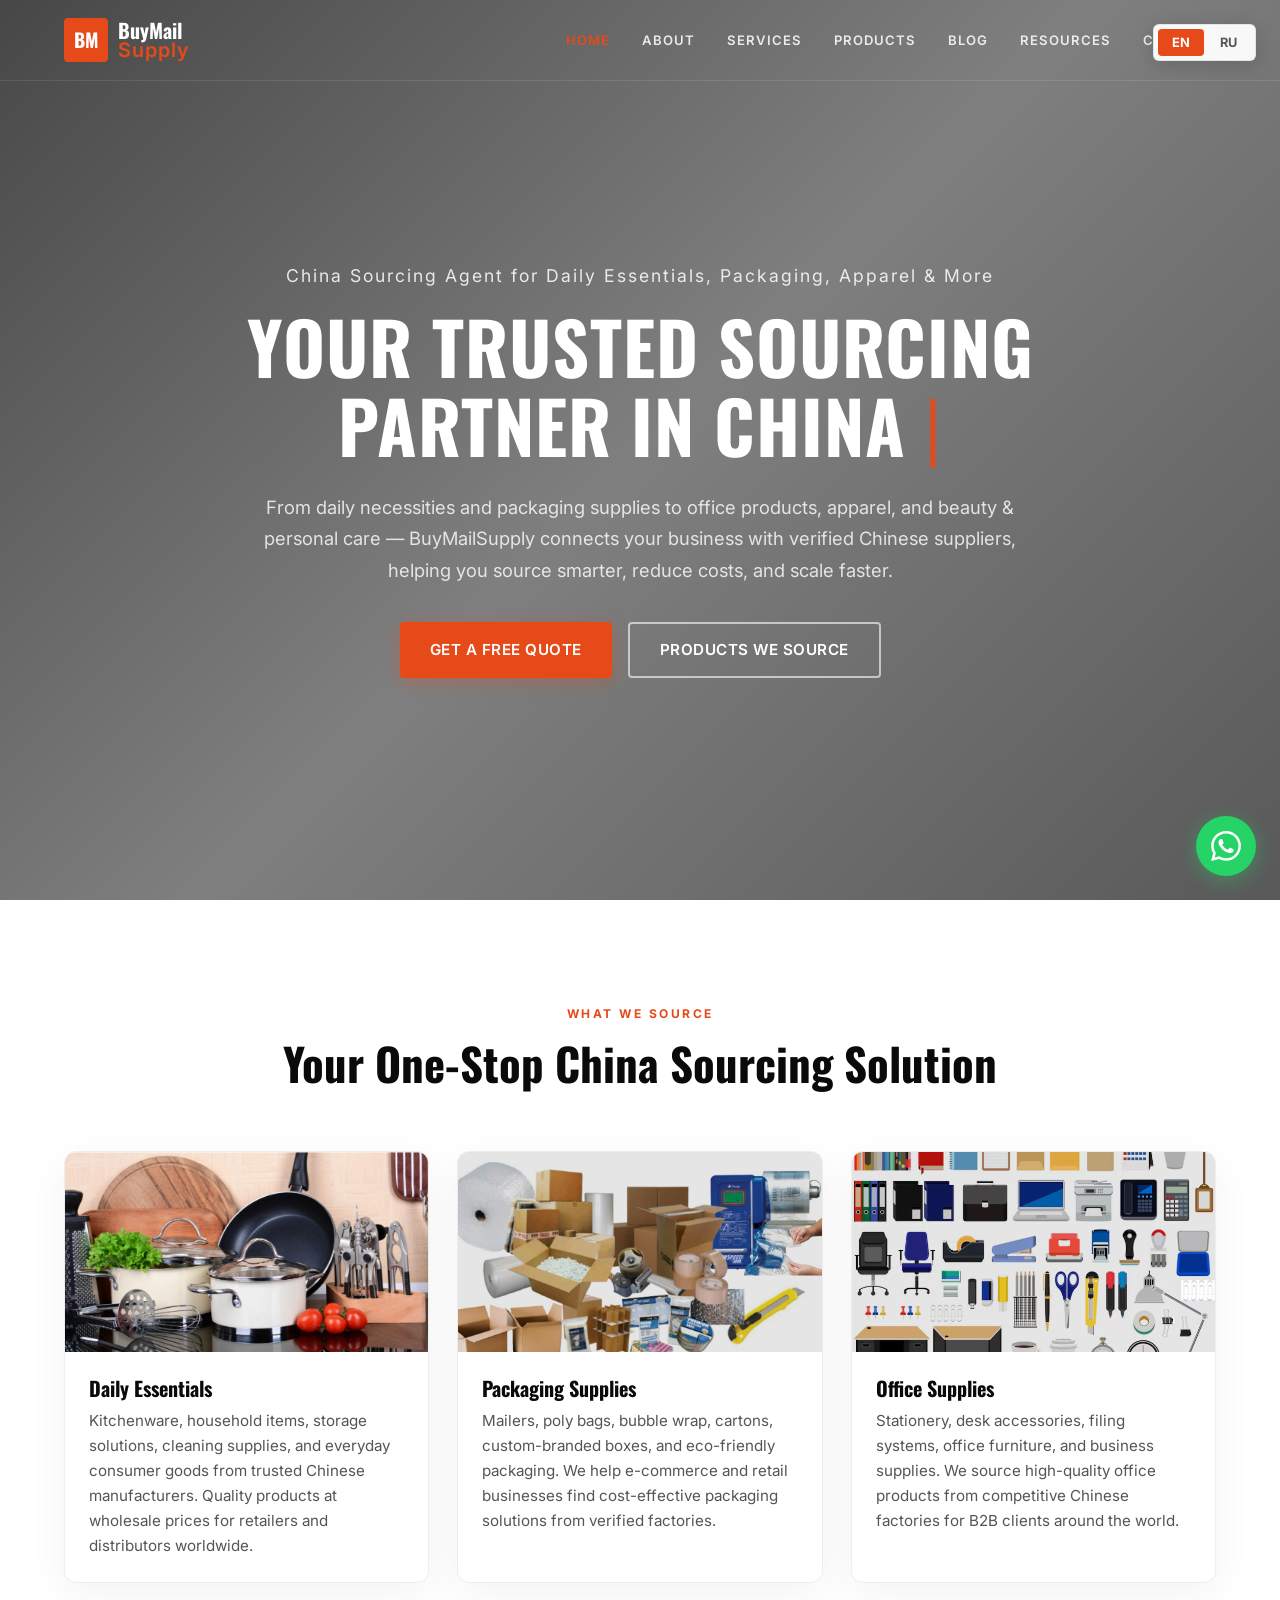
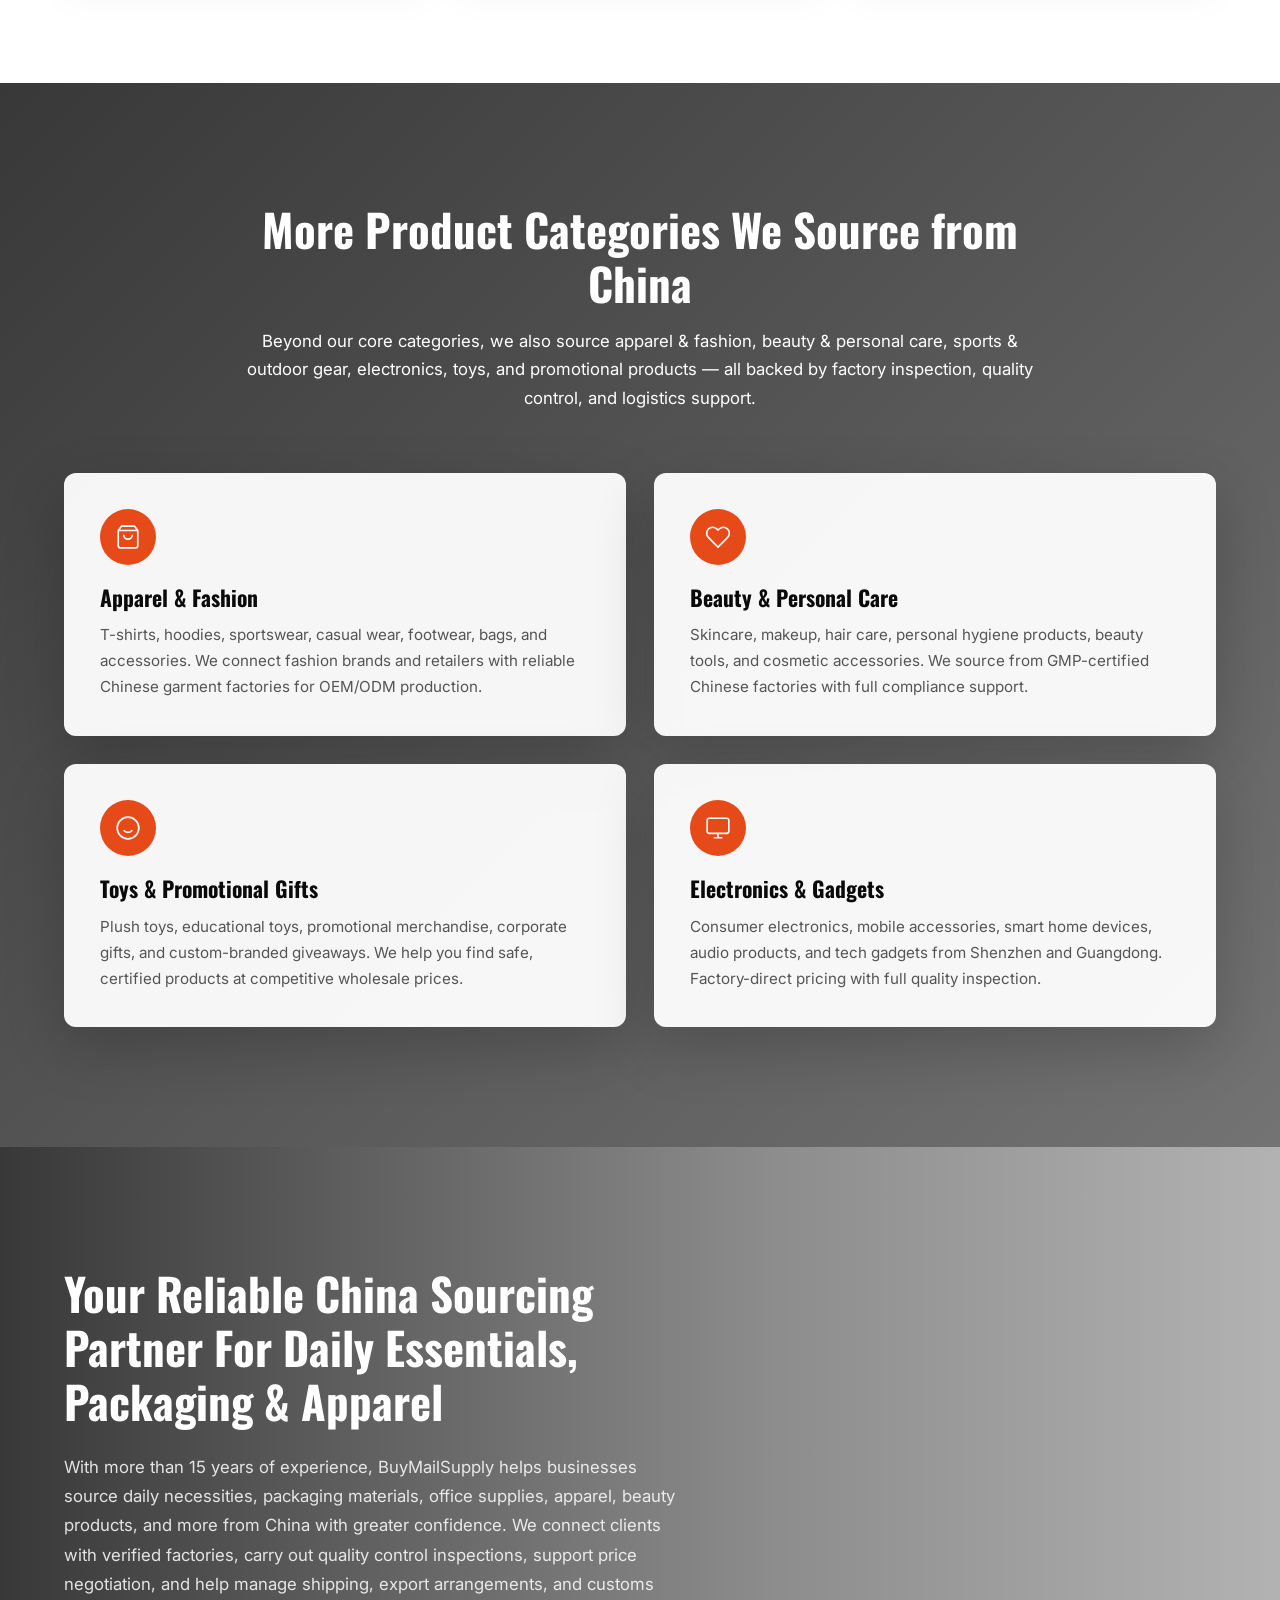
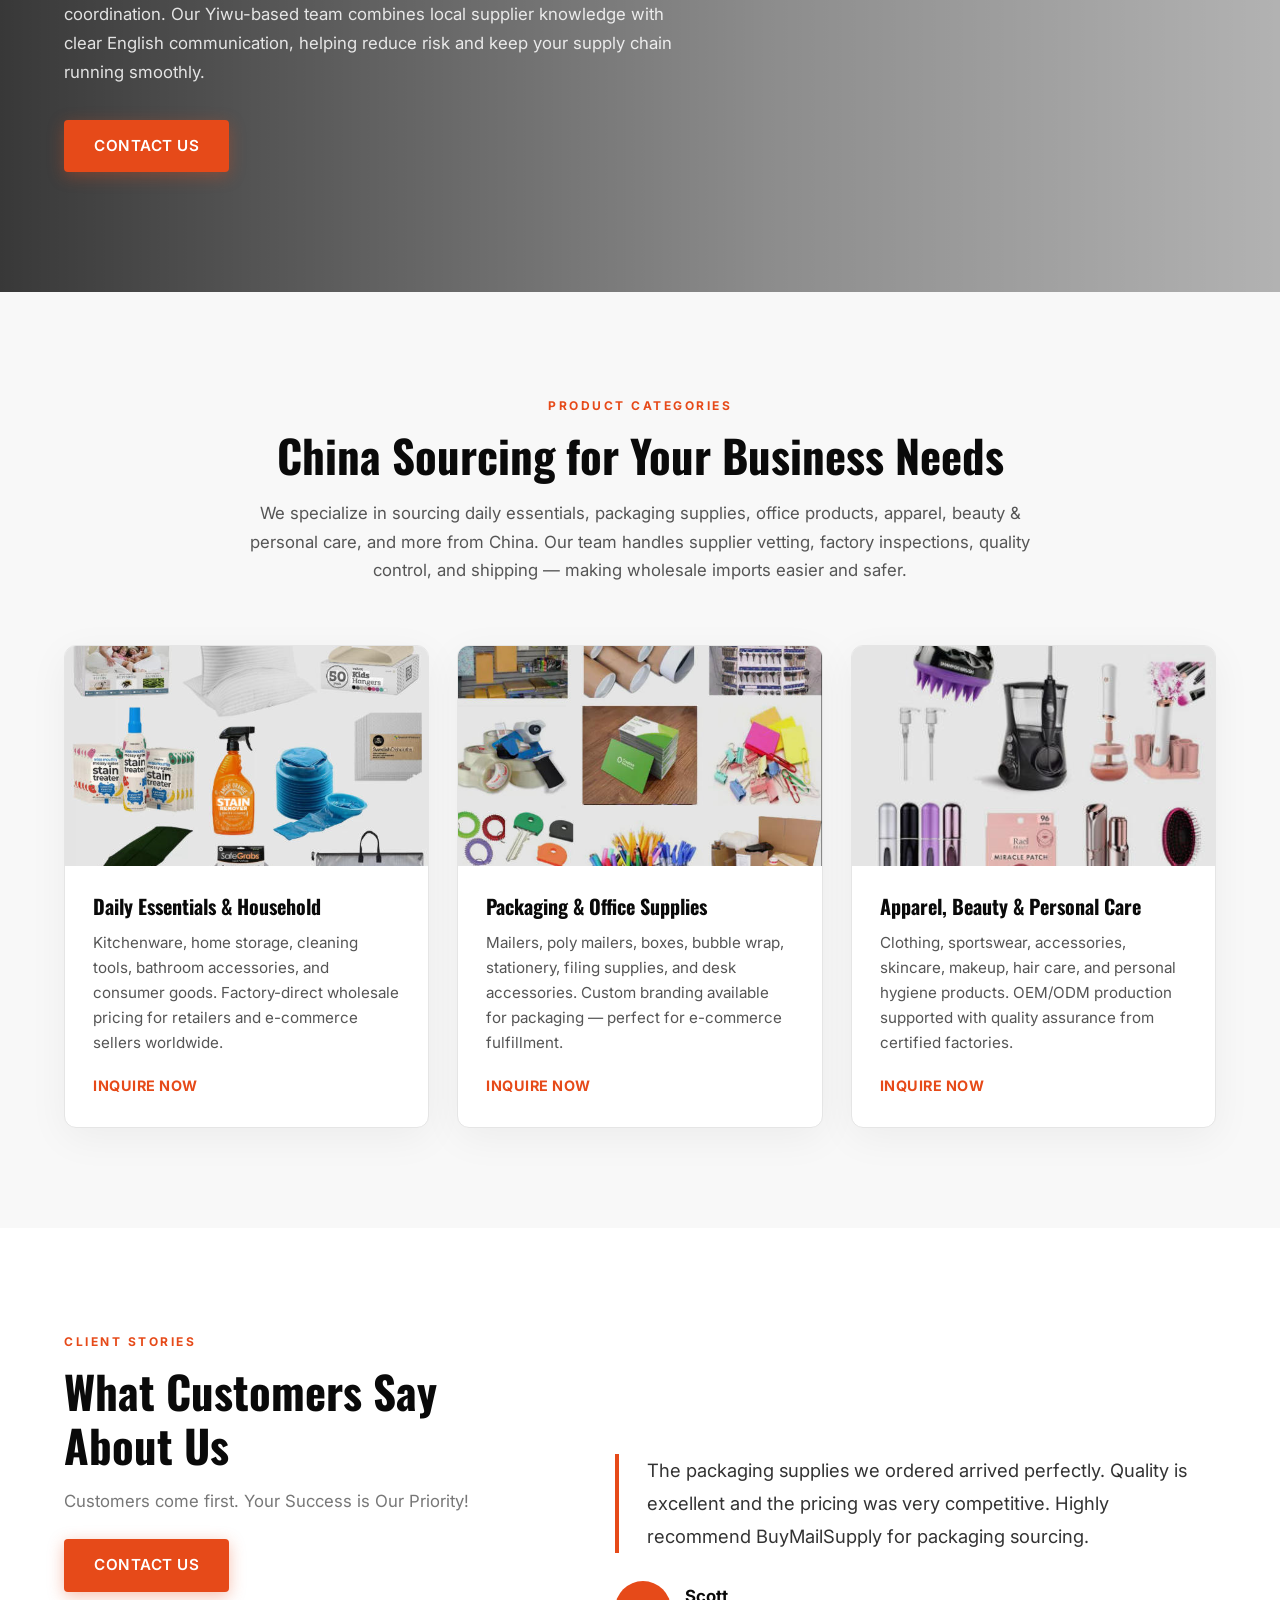
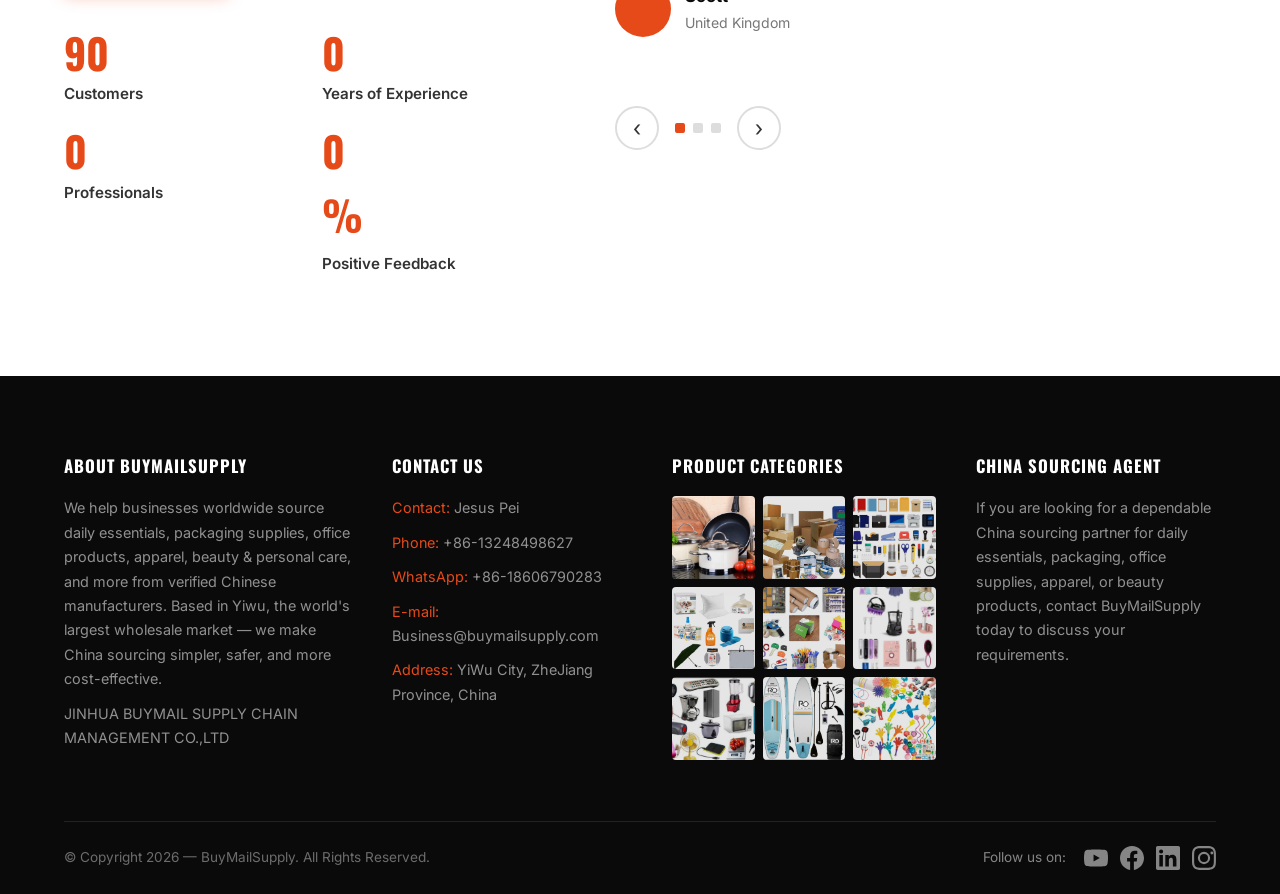
<file: index.html>
<!DOCTYPE html>
<html lang="en">
<head>
  <meta charset="UTF-8">
  <meta name="viewport" content="width=device-width, initial-scale=1.0">
  <title>BuyMailSupply | China Sourcing Agent — Daily Essentials, Packaging, Apparel & More</title>
  <meta name="description" data-en="BuyMailSupply — Your China sourcing partner in Yiwu, the world's largest wholesale market. We source daily essentials, packaging supplies, office products, apparel, beauty & personal care for businesses worldwide." data-ru="BuyMailSupply — Ваш партнёр по закупкам в Китае в Иу, крупнейшем оптовом рынке мира. Мы закупаем товары повседневного спроса, упаковку, офисные товары, одежду, косметику и средства личной гигиены для бизнеса по всему миру.">
  <link rel="stylesheet" href="css/style.css">
  <link rel="preconnect" href="https://fonts.googleapis.com">
  <link rel="preconnect" href="https://fonts.gstatic.com" crossorigin>
  <link href="https://fonts.googleapis.com/css2?family=Inter:wght@400;500;600;700&family=Oswald:wght@500;600;700&display=swap" rel="stylesheet">
</head>
<body>

  <!-- ===== Language Switcher ===== -->
  <div class="lang-switcher" id="langSwitcher">
    <button class="lang-btn active" data-lang="en">EN</button>
    <button class="lang-btn" data-lang="ru">RU</button>
  </div>

  <!-- ===== Header / Hero ===== -->
  <header class="hero" id="home">
    <div class="hero-bg" style="background-image:url('https://images.unsplash.com/photo-1497366216548-37526070297c?auto=format&fit=crop&w=1920&q=80')"></div>
    <div class="hero-overlay"></div>

    <nav class="navbar" id="navbar">
      <div class="container nav-inner">
        <a href="index.html" class="logo">
          <span class="logo-mark">BM</span>
          <span class="logo-text">
            <span class="logo-name">BuyMail</span>
            <span class="logo-tagline">Supply</span>
          </span>
        </a>
        <ul class="nav-links" id="navLinks">
          <li><a href="index.html" data-en="HOME" data-ru="ГЛАВНАЯ">HOME</a></li>
          <li><a href="about.html" data-en="ABOUT" data-ru="О НАС">ABOUT</a></li>
          <li><a href="services.html" data-en="SERVICES" data-ru="УСЛУГИ">SERVICES</a></li>
          <li><a href="products.html" data-en="PRODUCTS" data-ru="ТОВАРЫ">PRODUCTS</a></li>
          <li><a href="blog.html" data-en="BLOG" data-ru="БЛОГ">BLOG</a></li>
          <li><a href="resources.html" data-en="RESOURCES" data-ru="РЕСУРСЫ">RESOURCES</a></li>
          <li><a href="contact.html" data-en="CONTACT" data-ru="КОНТАКТЫ">CONTACT</a></li>
        </ul>
        <button class="mobile-toggle" id="mobileToggle" aria-label="Toggle menu">
          <span></span><span></span><span></span>
        </button>
      </div>
    </nav>

    <div class="container hero-inner">
      <p class="hero-subtitle" data-en="China Sourcing Agent for Daily Essentials, Packaging, Apparel & More" data-ru="Агент по закупкам в Китае — товары повседневного спроса, упаковка, одежда и другое">China Sourcing Agent for Daily Essentials, Packaging, Apparel & More</p>
      <h1 class="hero-title">
        <span class="typed-text" id="typedText" data-en="YOUR TRUSTED SOURCING PARTNER IN CHINA" data-ru="ВАШ НАДЁЖНЫЙ ПАРТНЁР ПО ЗАКУПКАМ В КИТАЕ"></span>
        <span class="typed-cursor">|</span>
      </h1>
      <p class="hero-desc" data-en="From daily necessities and packaging supplies to office products, apparel, and beauty & personal care — BuyMailSupply connects your business with verified Chinese suppliers, helping you source smarter, reduce costs, and scale faster." data-ru="От товаров повседневного спроса и упаковки до офисных принадлежностей, одежды и косметики — BuyMailSupply связывает ваш бизнес с проверенными китайскими поставщиками, помогая закупать умнее, снижать затраты и расти быстрее.">From daily necessities and packaging supplies to office products, apparel, and beauty & personal care — BuyMailSupply connects your business with verified Chinese suppliers, helping you source smarter, reduce costs, and scale faster.</p>
      <div class="hero-cta">
        <a href="contact.html" class="btn btn-primary" data-en="Get a Free Quote" data-ru="Бесплатный расчёт">Get a Free Quote</a>
        <a href="products.html" class="btn btn-ghost" data-en="Products We Source" data-ru="Товары, которые мы закупаем">Products We Source</a>
      </div>
    </div>
  </header>

  <!-- ===== Product Categories ===== -->
  <section class="services">
    <div class="container">
      <div class="section-head reveal">
        <span class="section-tag" data-en="WHAT WE SOURCE" data-ru="ЧТО МЫ ЗАКУПАЕМ">WHAT WE SOURCE</span>
        <h2 data-en="Your One-Stop China Sourcing Solution" data-ru="Ваш универсальный центр закупок в Китае">Your One-Stop China Sourcing Solution</h2>
      </div>
      <div class="services-grid reveal">
        <div class="s-card">
          <div class="s-card-icon" style="background-image:url('images/1.jpg')"></div>
          <h3 data-en="Daily Essentials" data-ru="Товары повседневного спроса">Daily Essentials</h3>
          <p data-en="Kitchenware, household items, storage solutions, cleaning supplies, and everyday consumer goods from trusted Chinese manufacturers. Quality products at wholesale prices for retailers and distributors worldwide." data-ru="Кухонная утварь, товары для дома, решения для хранения, чистящие средства и товары повседневного спроса от проверенных китайских производителей. Качественная продукция по оптовым ценам."></p>
        </div>
        <div class="s-card">
          <div class="s-card-icon" style="background-image:url('images/2.jpg')"></div>
          <h3 data-en="Packaging Supplies" data-ru="Упаковочные материалы">Packaging Supplies</h3>
          <p data-en="Mailers, poly bags, bubble wrap, cartons, custom-branded boxes, and eco-friendly packaging. We help e-commerce and retail businesses find cost-effective packaging solutions from verified factories." data-ru="Почтовые пакеты, полиэтиленовые мешки, воздушно-пузырьковая плёнка, картонные коробки, фирменная упаковка и экологичные решения. Помогаем найти экономичную упаковку от проверенных фабрик."></p>
        </div>
        <div class="s-card">
          <div class="s-card-icon" style="background-image:url('images/3.jpg')"></div>
          <h3 data-en="Office Supplies" data-ru="Офисные товары">Office Supplies</h3>
          <p data-en="Stationery, desk accessories, filing systems, office furniture, and business supplies. We source high-quality office products from competitive Chinese factories for B2B clients around the world." data-ru="Канцелярские товары, настольные аксессуары, системы хранения документов, офисная мебель и бизнес-принадлежности. Поставляем качественную офисную продукцию от конкурентоспособных китайских фабрик."></p>
        </div>
      </div>
    </div>
  </section>

  <!-- ===== Other Product Categories ===== -->
  <section class="other-services">
    <div class="other-services-bg" style="background-image:url('https://images.unsplash.com/photo-1553413077-190dd305871c?auto=format&fit=crop&w=1920&q=80')"></div>
    <div class="other-services-overlay"></div>
    <div class="container other-services-inner">
      <div class="section-head reveal light">
        <h2 data-en="More Product Categories We Source from China" data-ru="Дополнительные категории товаров из Китая">More Product Categories We Source from China</h2>
        <p data-en="Beyond our core categories, we also source apparel & fashion, beauty & personal care, sports & outdoor gear, electronics, toys, and promotional products — all backed by factory inspection, quality control, and logistics support." data-ru="Помимо основных категорий, мы также закупаем одежду и моду, косметику и средства ухода, спортивные товары, электронику, игрушки и рекламную продукцию — с полной поддержкой: инспекция фабрик, контроль качества и логистика."></p>
      </div>
      <div class="other-grid reveal">
        <div class="os-card">
          <div class="os-icon"><svg viewBox="0 0 24 24" fill="none" stroke="currentColor" stroke-width="1.5"><path d="M6 2 3 6v14a2 2 0 0 0 2 2h14a2 2 0 0 0 2-2V6l-3-4zM3 6h18M16 10a4 4 0 0 1-8 0"/></svg></div>
          <h3 data-en="Apparel & Fashion" data-ru="Одежда и мода">Apparel & Fashion</h3>
          <p data-en="T-shirts, hoodies, sportswear, casual wear, footwear, bags, and accessories. We connect fashion brands and retailers with reliable Chinese garment factories for OEM/ODM production." data-ru="Футболки, худи, спортивная одежда, повседневная одежда, обувь, сумки и аксессуары. Связываем модные бренды и ритейлеров с надёжными китайскими швейными фабриками."></p>
        </div>
        <div class="os-card">
          <div class="os-icon"><svg viewBox="0 0 24 24" fill="none" stroke="currentColor" stroke-width="1.5"><path d="M20.84 4.61a5.5 5.5 0 0 0-7.78 0L12 5.67l-1.06-1.06a5.5 5.5 0 0 0-7.78 7.78l1.06 1.06L12 21.23l7.78-7.78 1.06-1.06a5.5 5.5 0 0 0 0-7.78z"/></svg></div>
          <h3 data-en="Beauty & Personal Care" data-ru="Косметика и уход">Beauty & Personal Care</h3>
          <p data-en="Skincare, makeup, hair care, personal hygiene products, beauty tools, and cosmetic accessories. We source from GMP-certified Chinese factories with full compliance support." data-ru="Уход за кожей, макияж, уход за волосами, средства личной гигиены, бьюти-инструменты и косметические аксессуары. Закупаем у сертифицированных GMP китайских фабрик с полной поддержкой соответствия."></p>
        </div>
        <div class="os-card">
          <div class="os-icon"><svg viewBox="0 0 24 24" fill="none" stroke="currentColor" stroke-width="1.5"><circle cx="12" cy="12" r="10"/><path d="M8 14s1.5 2 4 2 4-2 4-2M9 9h.01M15 9h.01"/></svg></div>
          <h3 data-en="Toys & Promotional Gifts" data-ru="Игрушки и рекламные подарки">Toys & Promotional Gifts</h3>
          <p data-en="Plush toys, educational toys, promotional merchandise, corporate gifts, and custom-branded giveaways. We help you find safe, certified products at competitive wholesale prices." data-ru="Мягкие игрушки, развивающие игрушки, рекламная продукция, корпоративные подарки и брендированные сувениры. Помогаем найти безопасные сертифицированные товары по конкурентоспособным оптовым ценам."></p>
        </div>
        <div class="os-card">
          <div class="os-icon"><svg viewBox="0 0 24 24" fill="none" stroke="currentColor" stroke-width="1.5"><rect x="2" y="3" width="20" height="14" rx="2" ry="2"/><path d="M8 21h8M12 17v4"/></svg></div>
          <h3 data-en="Electronics & Gadgets" data-ru="Электроника и гаджеты">Electronics & Gadgets</h3>
          <p data-en="Consumer electronics, mobile accessories, smart home devices, audio products, and tech gadgets from Shenzhen and Guangdong. Factory-direct pricing with full quality inspection." data-ru="Бытовая электроника, мобильные аксессуары, устройства умного дома, аудиопродукция и техно-гаджеты из Шэньчжэня и Гуандуна. Прямые заводские цены с полной проверкой качества."></p>
        </div>
      </div>
    </div>
  </section>

  <!-- ===== Trusted Agent ===== -->
  <section class="trusted">
    <div class="trusted-bg" style="background-image:url('https://images.unsplash.com/photo-1436491865332-7a61a109cc05?auto=format&fit=crop&w=1920&q=80')"></div>
    <div class="trusted-overlay"></div>
    <div class="container trusted-inner">
      <div class="trusted-content reveal">
        <h2 data-en="Your Reliable China Sourcing Partner For Daily Essentials, Packaging & Apparel" data-ru="Ваш надёжный партнёр по закупкам в Китае — товары повседневного спроса, упаковка и одежда">Your Reliable China Sourcing Partner For Daily Essentials, Packaging & Apparel</h2>
        <p data-en="With more than 15 years of experience, BuyMailSupply helps businesses source daily necessities, packaging materials, office supplies, apparel, beauty products, and more from China with greater confidence. We connect clients with verified factories, carry out quality control inspections, support price negotiation, and help manage shipping, export arrangements, and customs coordination. Our Yiwu-based team combines local supplier knowledge with clear English communication, helping reduce risk and keep your supply chain running smoothly." data-ru="Имея более 15 лет опыта, BuyMailSupply помогает компаниям уверенно закупать товары повседневного спроса, упаковочные материалы, офисные принадлежности, одежду, косметику и многое другое из Китая. Мы связываем клиентов с проверенными фабриками, проводим инспекции качества, поддерживаем ценовые переговоры и помогаем управлять доставкой, экспортным оформлением и таможенной очисткой. Наша команда в Иу объединяет местное знание поставщиков с понятной англоязычной коммуникацией, снижая риски."></p>
        <a href="contact.html" class="btn btn-primary" data-en="Contact Us" data-ru="Связаться с нами">Contact Us</a>
      </div>
    </div>
  </section>

  <!-- ===== Product Categories Showcase ===== -->
  <section class="wholesale">
    <div class="container">
      <div class="section-head reveal">
        <span class="section-tag" data-en="PRODUCT CATEGORIES" data-ru="КАТЕГОРИИ ТОВАРОВ">PRODUCT CATEGORIES</span>
        <h2 data-en="China Sourcing for Your Business Needs" data-ru="Закупки в Китае для вашего бизнеса">China Sourcing for Your Business Needs</h2>
        <p data-en="We specialize in sourcing daily essentials, packaging supplies, office products, apparel, beauty & personal care, and more from China. Our team handles supplier vetting, factory inspections, quality control, and shipping — making wholesale imports easier and safer." data-ru="Мы специализируемся на закупках товаров повседневного спроса, упаковки, офисных товаров, одежды, косметики и многого другого из Китая. Наша команда занимается проверкой поставщиков, инспекцией фабрик, контролем качества и доставкой — делая оптовый импорт проще и безопаснее."></p>
      </div>
      <div class="wholesale-grid reveal">
        <div class="w-card">
          <div class="w-img" style="background-image:url('images/4.jpg')"></div>
          <div class="w-body">
            <h3 data-en="Daily Essentials & Household" data-ru="Товары повседневного спроса">Daily Essentials & Household</h3>
            <p data-en="Kitchenware, home storage, cleaning tools, bathroom accessories, and consumer goods. Factory-direct wholesale pricing for retailers and e-commerce sellers worldwide." data-ru="Кухонная утварь, системы хранения, чистящие средства, аксессуары для ванной и потребительские товары. Прямые заводские оптовые цены для ритейлеров по всему миру."></p>
            <a href="contact.html" class="w-link" data-en="Inquire Now" data-ru="Запросить сейчас">Inquire Now</a>
          </div>
        </div>
        <div class="w-card">
          <div class="w-img" style="background-image:url('images/5.jpg')"></div>
          <div class="w-body">
            <h3 data-en="Packaging & Office Supplies" data-ru="Упаковка и офисные товары">Packaging & Office Supplies</h3>
            <p data-en="Mailers, poly mailers, boxes, bubble wrap, stationery, filing supplies, and desk accessories. Custom branding available for packaging — perfect for e-commerce fulfillment." data-ru="Почтовые пакеты, коробки, воздушно-пузырьковая плёнка, канцелярия и офисные аксессуары. Доступен индивидуальный брендинг упаковки — идеально для интернет-торговли."></p>
            <a href="contact.html" class="w-link" data-en="Inquire Now" data-ru="Запросить сейчас">Inquire Now</a>
          </div>
        </div>
        <div class="w-card">
          <div class="w-img" style="background-image:url('images/6.jpg')"></div>
          <div class="w-body">
            <h3 data-en="Apparel, Beauty & Personal Care" data-ru="Одежда, косметика и уход">Apparel, Beauty & Personal Care</h3>
            <p data-en="Clothing, sportswear, accessories, skincare, makeup, hair care, and personal hygiene products. OEM/ODM production supported with quality assurance from certified factories." data-ru="Одежда, спортивная одежда, аксессуары, уход за кожей, макияж, уход за волосами и средства гигиены. Производство OEM/ODM с гарантией качества от сертифицированных фабрик."></p>
            <a href="contact.html" class="w-link" data-en="Inquire Now" data-ru="Запросить сейчас">Inquire Now</a>
          </div>
        </div>
      </div>
    </div>
  </section>

  <!-- ===== Testimonials + Stats ===== -->
  <section class="testimonials">
    <div class="container testimonials-inner">
      <div class="testi-left reveal">
        <span class="section-tag" data-en="CLIENT STORIES" data-ru="ОТЗЫВЫ КЛИЕНТОВ">CLIENT STORIES</span>
        <h2 data-en="What Customers Say About Us" data-ru="Что говорят о нас клиенты">What Customers Say About Us</h2>
        <p class="testi-lead" data-en="Customers come first. Your Success is Our Priority!" data-ru="Клиенты на первом месте. Ваш успех — наш приоритет!">Customers come first. Your Success is Our Priority!</p>
        <a href="contact.html" class="btn btn-primary" data-en="Contact Us" data-ru="Связаться с нами">Contact Us</a>
        <div class="stats-grid">
          <div class="stat" data-counter>
            <strong data-target="117">0</strong>
            <span data-en="Customers" data-ru="Клиентов">Customers</span>
          </div>
          <div class="stat" data-counter>
            <strong data-target="15">0</strong>
            <span data-en="Years of Experience" data-ru="Лет опыта">Years of Experience</span>
          </div>
          <div class="stat" data-counter>
            <strong data-target="9">0</strong>
            <span data-en="Professionals" data-ru="Специалистов">Professionals</span>
          </div>
          <div class="stat" data-counter>
            <strong data-target="100">0</strong><span class="percent">%</span>
            <span data-en="Positive Feedback" data-ru="Положительных отзывов">Positive Feedback</span>
          </div>
        </div>
      </div>
      <div class="testi-right reveal">
        <div class="testi-slider" id="testiSlider">
          <div class="testi-slide active">
            <div class="t-quote" data-en="The packaging supplies we ordered arrived perfectly. Quality is excellent and the pricing was very competitive. Highly recommend BuyMailSupply for packaging sourcing." data-ru="Упаковочные материалы, которые мы заказали, прибыли в идеальном состоянии. Качество отличное, а цены очень конкурентоспособные. Очень рекомендую BuyMailSupply."></div>
            <div class="t-author">
              <div class="t-avatar" style="background-image:url('https://images.unsplash.com/photo-1507003211169-0a1dd7228f2d?auto=format&fit=crop&w=100&q=80')"></div>
              <div>
                <strong>Scott</strong>
                <span data-en="United Kingdom" data-ru="Великобритания">United Kingdom</span>
              </div>
            </div>
          </div>
          <div class="testi-slide">
            <div class="t-quote" data-en="We sourced 10,000 units of daily household items through BuyMailSupply. The whole process was smooth — from supplier selection to delivery. Great communication throughout." data-ru="Мы закупили 10 000 единиц товаров для дома через BuyMailSupply. Весь процесс прошёл гладко — от выбора поставщика до доставки. Отличная коммуникация на всём пути."></div>
            <div class="t-author">
              <div class="t-avatar" style="background-image:url('https://images.unsplash.com/photo-1500648767791-00dcc994a43e?auto=format&fit=crop&w=100&q=80')"></div>
              <div>
                <strong>Raul</strong>
                <span data-en="Spain" data-ru="Испания">Spain</span>
              </div>
            </div>
          </div>
          <div class="testi-slide">
            <div class="t-quote" data-en="The custom-branded packaging and office supplies were exactly what we needed. 12,500 units delivered on time with perfect quality. Thank you BuyMailSupply for the excellent service." data-ru="Фирменная упаковка и офисные принадлежности — именно то, что нам было нужно. 12 500 единиц доставлены вовремя с отличным качеством. Спасибо BuyMailSupply за превосходный сервис."></div>
            <div class="t-author">
              <div class="t-avatar">JR</div>
              <div>
                <strong>Joel Richardson</strong>
                <span data-en="United Kingdom" data-ru="Великобритания">United Kingdom</span>
              </div>
            </div>
          </div>
        </div>
        <div class="testi-controls">
          <button class="tc-btn" id="prevSlide" aria-label="Previous">&lsaquo;</button>
          <div class="tc-dots" id="tcDots"></div>
          <button class="tc-btn" id="nextSlide" aria-label="Next">&rsaquo;</button>
        </div>
      </div>
    </div>
  </section>

  <!-- ===== Footer ===== -->
  <footer class="footer">
    <div class="container">
      <div class="footer-grid">
        <div class="footer-col">
          <h4 data-en="About BuyMailSupply" data-ru="О BuyMailSupply">About BuyMailSupply</h4>
          <p data-en="We help businesses worldwide source daily essentials, packaging supplies, office products, apparel, beauty & personal care, and more from verified Chinese manufacturers. Based in Yiwu, the world's largest wholesale market — we make China sourcing simpler, safer, and more cost-effective." data-ru="Мы помогаем компаниям по всему миру закупать товары повседневного спроса, упаковку, офисные товары, одежду, косметику и многое другое у проверенных китайских производителей. Базируясь в Иу, крупнейшем оптовом рынке мира — мы делаем закупки в Китае проще, безопаснее и выгоднее."></p>
        <p class="footer-legal" data-en="JINHUA BUYMAIL SUPPLY CHAIN MANAGEMENT CO.,LTD" data-ru="JINHUA BUYMAIL SUPPLY CHAIN MANAGEMENT CO.,LTD">JINHUA BUYMAIL SUPPLY CHAIN MANAGEMENT CO.,LTD</p>
          </div>
        <div class="footer-col">
          <h4 data-en="Contact Us" data-ru="Контакты">Contact Us</h4>
          <p><span data-en="Contact:" data-ru="Контакт:">Contact:</span> Jesus Pei</p>
          <p><span data-en="Phone:" data-ru="Телефон:">Phone:</span> +86-13248498627</p>
          <p><span>WhatsApp:</span> +86-18606790283</p>
          <p><span>E-mail:</span> Business@buymailsupply.com</p>
          <p><span data-en="Address:" data-ru="Адрес:">Address:</span> YiWu City, ZheJiang Province, China</p>
        </div>
        <div class="footer-col">
          <h4 data-en="Product Categories" data-ru="Категории товаров">Product Categories</h4>
          <div class="product-grid">
            <div style="background-image:url('images/1.jpg')"></div>
            <div style="background-image:url('images/2.jpg')"></div>
            <div style="background-image:url('images/3.jpg')"></div>
            <div style="background-image:url('images/4.jpg')"></div>
            <div style="background-image:url('images/5.jpg')"></div>
            <div style="background-image:url('images/6.jpg')"></div>
            <div style="background-image:url('images/7.jpg')"></div>
            <div style="background-image:url('images/8.jpg')"></div>
            <div style="background-image:url('images/9.jpg')"></div>
          </div>
        </div>
        <div class="footer-col">
          <h4 data-en="China Sourcing Agent" data-ru="Агент по закупкам в Китае">China Sourcing Agent</h4>
          <p data-en="If you are looking for a dependable China sourcing partner for daily essentials, packaging, office supplies, apparel, or beauty products, contact BuyMailSupply today to discuss your requirements." data-ru="Если вы ищете надёжного партнёра по закупкам в Китае для товаров повседневного спроса, упаковки, офисных товаров, одежды или косметики, свяжитесь с BuyMailSupply сегодня, чтобы обсудить ваши требования."></p>
        </div>
      </div>
      <div class="footer-bottom">
        <p>&copy; Copyright 2026 &mdash; BuyMailSupply. All Rights Reserved.</p>
        <div class="socials">
          <span data-en="Follow us on:" data-ru="Следите за нами:">Follow us on:</span>
          <a href="#" aria-label="YouTube"><svg viewBox="0 0 24 24" fill="currentColor"><path d="M23.5 6.19a3.02 3.02 0 0 0-2.12-2.14C19.5 3.5 12 3.5 12 3.5s-7.5 0-9.38.55A3.02 3.02 0 0 0 .5 6.19 31.5 31.5 0 0 0 0 12a31.5 31.5 0 0 0 .5 5.81 3.02 3.02 0 0 0 2.12 2.14c1.88.55 9.38.55 9.38.55s7.5 0 9.38-.55a3.02 3.02 0 0 0 2.12-2.14A31.5 31.5 0 0 0 24 12a31.5 31.5 0 0 0-.5-5.81zM9.55 15.5V8.5l6.27 3.5-6.27 3.5z"/></svg></a>
          <a href="#" aria-label="Facebook"><svg viewBox="0 0 24 24" fill="currentColor"><path d="M24 12.07C24 5.41 18.63 0 12 0S0 5.41 0 12.07C0 18.1 4.39 23.1 10.12 24v-8.44H7.08v-3.49h3.04V9.41c0-3.02 1.79-4.7 4.53-4.7 1.31 0 2.68.24 2.68.24v2.97h-1.51c-1.49 0-1.95.93-1.95 1.89v2.26h3.33l-.53 3.49h-2.8V24C19.61 23.1 24 18.1 24 12.07z"/></svg></a>
          <a href="#" aria-label="LinkedIn"><svg viewBox="0 0 24 24" fill="currentColor"><path d="M20.45 20.45h-3.56v-5.57c0-1.33-.03-3.05-1.86-3.05-1.86 0-2.15 1.45-2.15 2.95v5.67H9.33V9h3.42v1.56h.05c.48-.9 1.64-1.86 3.37-1.86 3.6 0 4.27 2.37 4.27 5.45v6.3zM5.11 7.57a2.06 2.06 0 1 1 0-4.12 2.06 2.06 0 0 1 0 4.12zM6.89 20.45H3.33V9h3.56v11.45zM22.23 0H1.75C.78 0 0 .77 0 1.72v20.56C0 23.23.78 24 1.75 24h20.48c.97 0 1.77-.77 1.77-1.72V1.72C24 .77 23.2 0 22.23 0z"/></svg></a>
          <a href="#" aria-label="Instagram"><svg viewBox="0 0 24 24" fill="currentColor"><path d="M12 2.16c3.2 0 3.58.01 4.85.07 1.17.05 1.8.25 2.23.42.56.22.96.48 1.38.9.42.42.68.82.9 1.38.17.42.37 1.05.42 2.23.06 1.27.07 1.65.07 4.85s-.01 3.58-.07 4.85c-.05 1.17-.25 1.8-.42 2.23-.22.56-.48.96-.9 1.38-.42.42-.82.68-1.38.9-.42.17-1.05.37-2.23.42-1.27.06-1.65.07-4.85.07s-3.58-.01-4.85-.07c-1.17-.05-1.8-.25-2.23-.42a3.71 3.71 0 0 1-1.38-.9 3.71 3.71 0 0 1-.9-1.38c-.17-.42-.37-1.05-.42-2.23-.06-1.27-.07-1.65-.07-4.85s.01-3.58.07-4.85c.05-1.17.25-1.8.42-2.23.22-.56.48-.96.9-1.38.42-.42.82-.68 1.38-.9.42-.17 1.05-.37 2.23-.42C8.42 2.17 8.8 2.16 12 2.16M12 0C8.74 0 8.33.01 7.05.07 5.78.13 4.9.33 4.14.63c-.78.3-1.44.71-2.1 1.37A5.9 5.9 0 0 0 .63 4.14C.33 4.9.13 5.78.07 7.05.01 8.33 0 8.74 0 12s.01 3.67.07 4.95c.06 1.27.26 2.15.56 2.91.3.78.71 1.44 1.37 2.1a5.9 5.9 0 0 0 2.1 1.37c.76.3 1.64.5 2.91.56C8.33 23.99 8.74 24 12 24s3.67-.01 4.95-.07c1.27-.06 2.15-.26 2.91-.56.78-.3 1.44-.71 2.1-1.37a5.9 5.9 0 0 0 1.37-2.1c.3-.76.5-1.64.56-2.91.06-1.28.07-1.69.07-4.95s-.01-3.67-.07-4.95c-.06-1.27-.26-2.15-.56-2.91a5.9 5.9 0 0 0-1.37-2.1A5.9 5.9 0 0 0 19.86.63c-.76-.3-1.64-.5-2.91-.56C15.67.01 15.26 0 12 0zm0 5.84a6.16 6.16 0 1 0 0 12.32 6.16 6.16 0 0 0 0-12.32zM12 16a4 4 0 1 1 0-8 4 4 0 0 1 0 8zm7.85-10.4a1.44 1.44 0 1 0 0 2.88 1.44 1.44 0 0 0 0-2.88z"/></svg></a>
        </div>
      </div>
    </div>
  </footer>

  <!-- ===== Floating WhatsApp ===== -->
  <a href="https://wa.me/8618606790283" target="_blank" rel="noopener" class="float-wa" aria-label="Chat on WhatsApp">
    <svg viewBox="0 0 24 24" fill="currentColor"><path d="M.057 24l1.687-6.163a11.867 11.867 0 0 1-1.587-5.946C.16 5.335 5.495 0 12.05 0a11.817 11.817 0 0 1 8.413 3.488 11.824 11.824 0 0 1 3.48 8.414c-.003 6.557-5.338 11.892-11.893 11.892a11.9 11.9 0 0 1-5.688-1.448L.057 24zm6.597-3.807c1.676.995 3.276 1.591 5.392 1.592 5.448 0 9.886-4.434 9.889-9.885.002-5.462-4.415-9.89-9.881-9.892-5.452 0-9.887 4.434-9.889 9.884-.001 2.225.651 3.891 1.746 5.634l-.999 3.648 3.742-.981zm11.387-5.464c-.074-.124-.272-.198-.57-.347-.297-.149-1.758-.868-2.031-.967-.272-.099-.47-.149-.669.149-.198.297-.768.967-.941 1.165-.173.198-.347.223-.644.074-.297-.149-1.255-.462-2.39-1.475-.883-.788-1.48-1.761-1.653-2.059-.173-.297-.018-.458.13-.606.134-.133.297-.347.446-.521.151-.172.2-.296.3-.495.099-.198.05-.372-.025-.521-.075-.148-.669-1.611-.916-2.206-.242-.579-.487-.501-.669-.51l-.57-.01c-.198 0-.52.074-.792.372s-1.04 1.016-1.04 2.479 1.065 2.876 1.213 3.074c.149.198 2.095 3.2 5.076 4.487.709.306 1.263.489 1.694.626.712.226 1.36.194 1.872.118.571-.085 1.758-.719 2.006-1.413.248-.695.248-1.29.173-1.414z"/></svg>
  </a>

  <!-- ===== Back to Top ===== -->
  <button class="back-top" id="backTop" aria-label="Back to top">
    <svg viewBox="0 0 24 24" fill="none" stroke="currentColor" stroke-width="2.5"><path d="M12 19V5M5 12l7-7 7 7"/></svg>
  </button>

  <script src="js/main.js"></script>
</body>
</html>
</file>
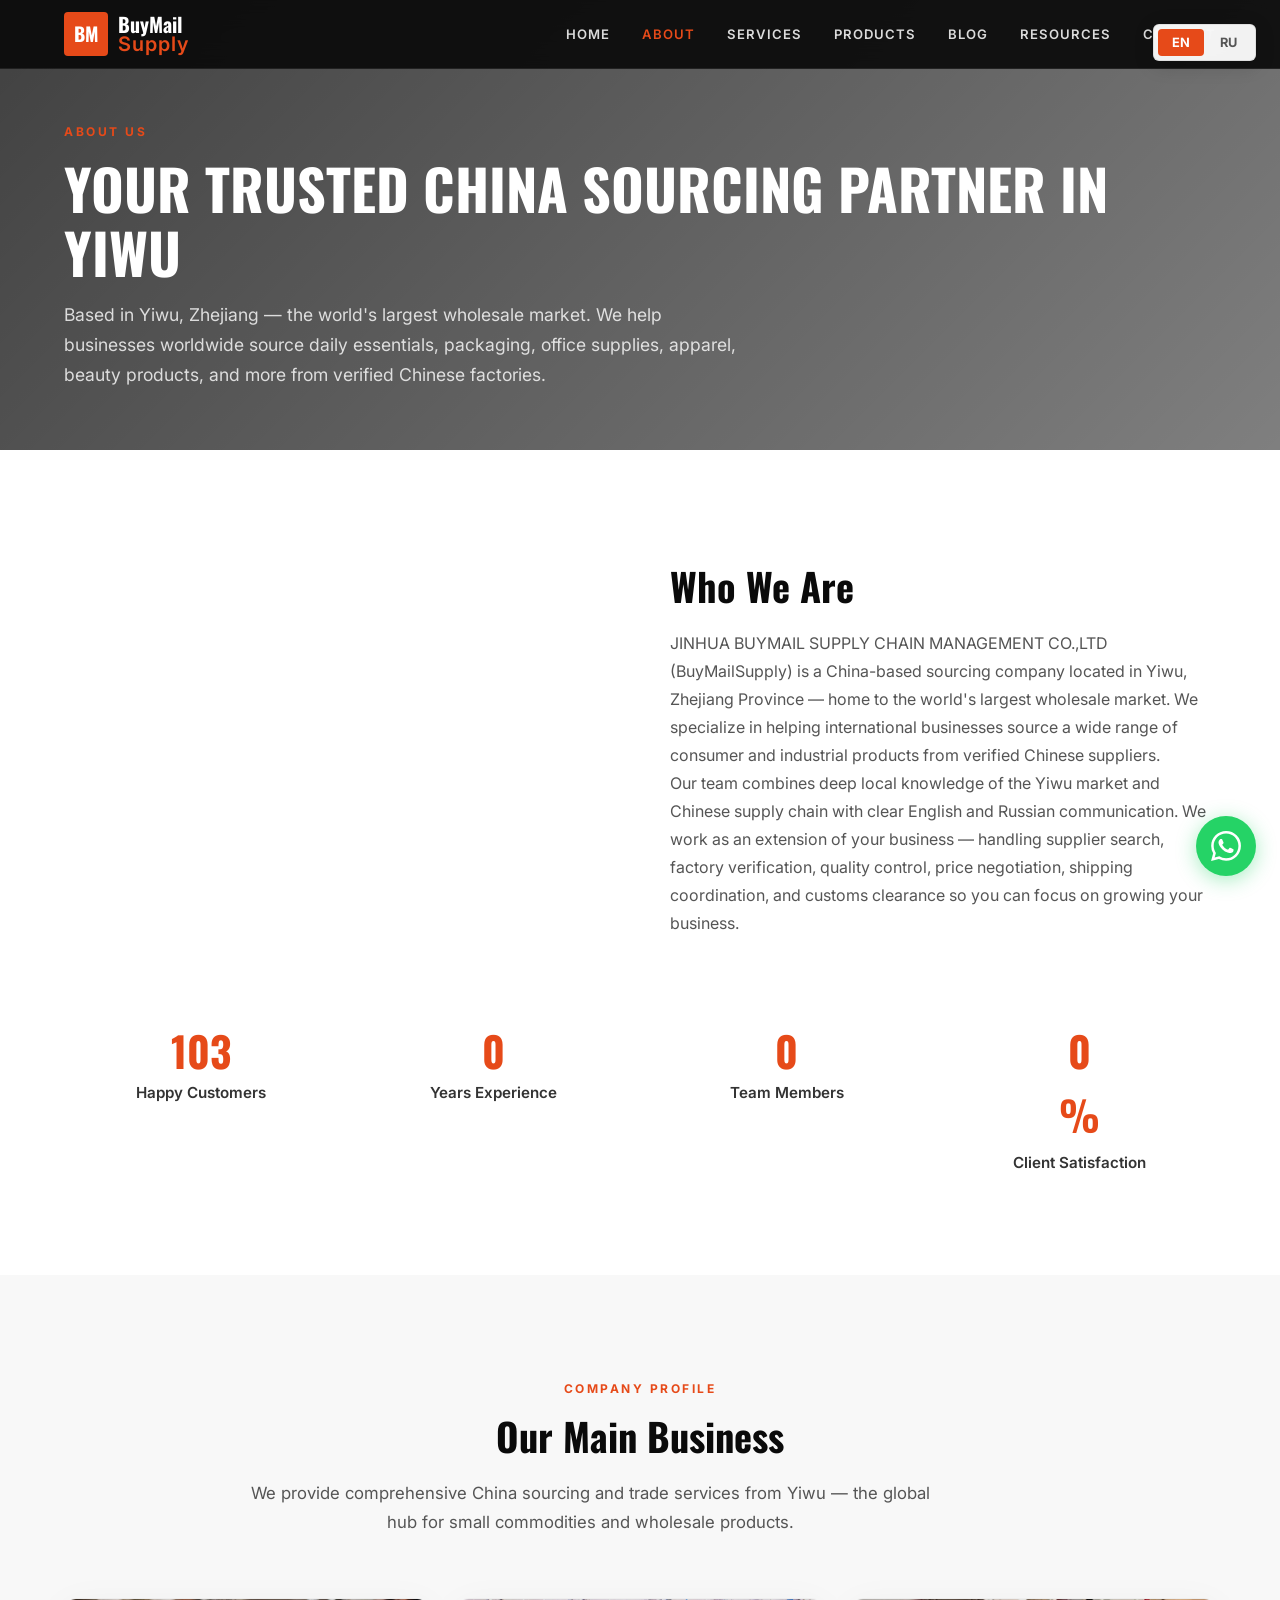
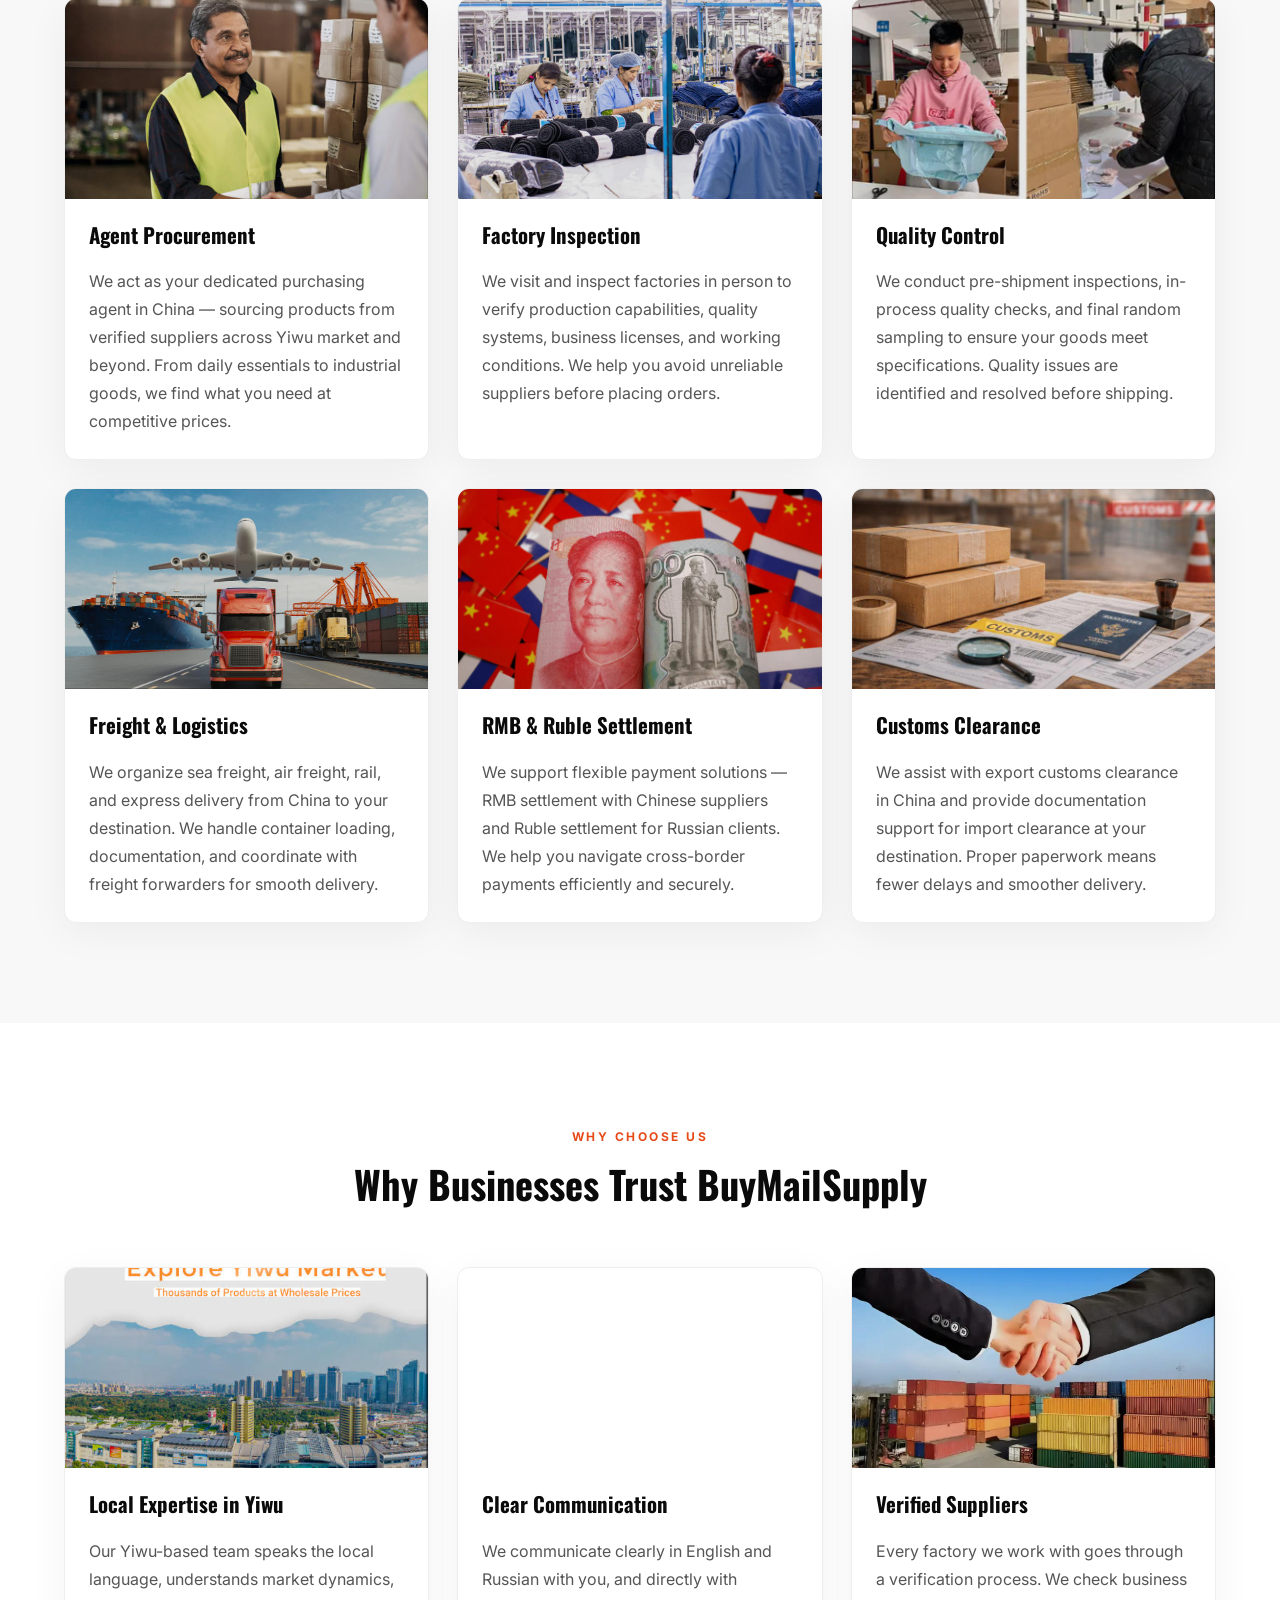
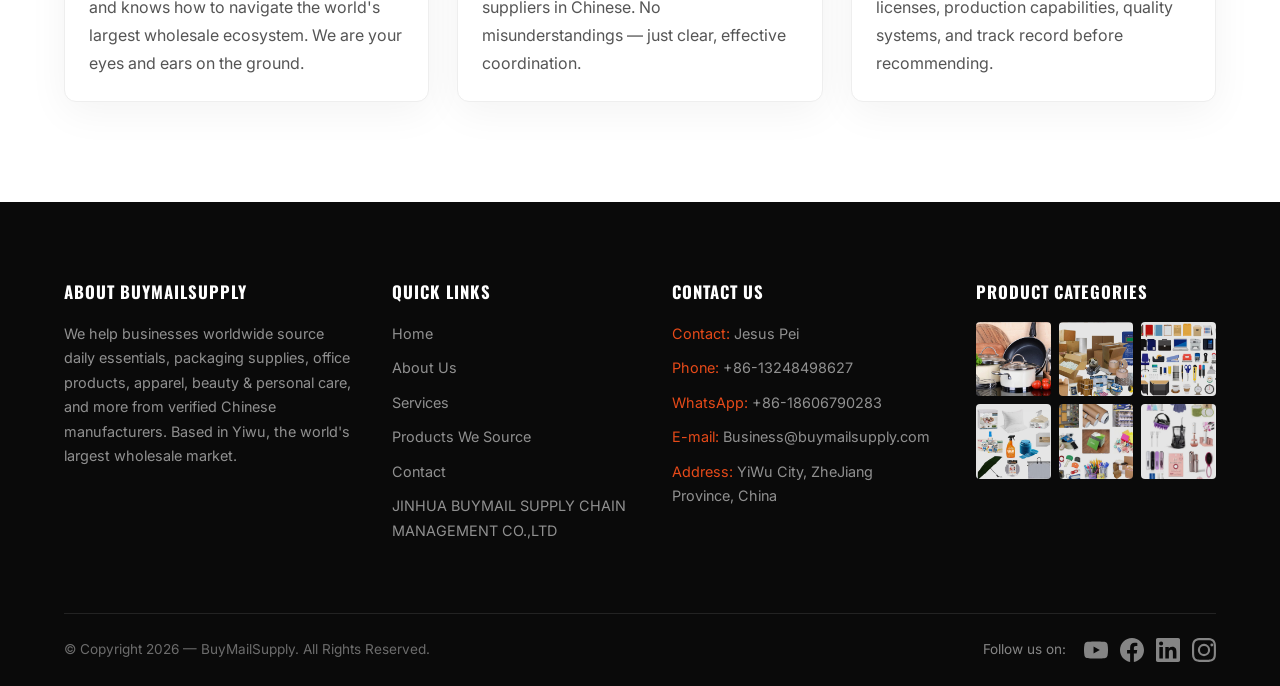
<file: about.html>
<!DOCTYPE html>
<html lang="en">
<head>
  <meta charset="UTF-8">
  <meta name="viewport" content="width=device-width, initial-scale=1.0">
  <title data-en="About BuyMailSupply | China Sourcing Agent in Yiwu" data-ru="О компании BuyMailSupply | Агент по закупкам в Китае в Иу">About BuyMailSupply | China Sourcing Agent in Yiwu</title>
  <meta name="description" data-en="Learn about BuyMailSupply — your trusted China sourcing partner in Yiwu, the world's largest wholesale market. Sourcing daily essentials, packaging, apparel, beauty and more." data-ru="Узнайте о BuyMailSupply — вашем надёжном партнёре по закупкам в Китае в Иу, крупнейшем оптовом рынке мира. Закупки товаров повседневного спроса, упаковки, одежды, косметики.">
  <link rel="stylesheet" href="css/style.css">
  <link rel="preconnect" href="https://fonts.googleapis.com">
  <link rel="preconnect" href="https://fonts.gstatic.com" crossorigin>
  <link href="https://fonts.googleapis.com/css2?family=Inter:wght@400;500;600;700&family=Oswald:wght@500;600;700&display=swap" rel="stylesheet">
</head>
<body>

  <div class="lang-switcher" id="langSwitcher">
    <button class="lang-btn active" data-lang="en">EN</button>
    <button class="lang-btn" data-lang="ru">RU</button>
  </div>

  <nav class="navbar scrolled" id="navbar">
    <div class="container nav-inner">
      <a href="index.html" class="logo">
        <span class="logo-mark">BM</span>
        <span class="logo-text">
          <span class="logo-name">BuyMail</span>
          <span class="logo-tagline">Supply</span>
        </span>
      </a>
      <ul class="nav-links" id="navLinks">
        <li><a href="index.html" data-en="HOME" data-ru="ГЛАВНАЯ">HOME</a></li>
        <li><a href="about.html" data-en="ABOUT" data-ru="О НАС">ABOUT</a></li>
        <li><a href="services.html" data-en="SERVICES" data-ru="УСЛУГИ">SERVICES</a></li>
        <li><a href="products.html" data-en="PRODUCTS" data-ru="ТОВАРЫ">PRODUCTS</a></li>
        <li><a href="blog.html" data-en="BLOG" data-ru="БЛОГ">BLOG</a></li>
        <li><a href="resources.html" data-en="RESOURCES" data-ru="РЕСУРСЫ">RESOURCES</a></li>
        <li><a href="contact.html" data-en="CONTACT" data-ru="КОНТАКТЫ">CONTACT</a></li>
      </ul>
      <button class="mobile-toggle" id="mobileToggle" aria-label="Toggle menu">
        <span></span><span></span><span></span>
      </button>
    </div>
  </nav>

  <header class="page-hero">
    <div class="page-hero-bg" style="background-image:url('https://images.unsplash.com/photo-1497366216548-37526070297c?auto=format&fit=crop&w=1920&q=80')"></div>
    <div class="page-hero-overlay"></div>
    <div class="container page-hero-inner">
      <span class="section-tag" data-en="ABOUT US" data-ru="О НАС">ABOUT US</span>
      <h1 data-en="Your Trusted China Sourcing Partner in Yiwu" data-ru="Ваш надёжный партнёр по закупкам в Китае в Иу">Your Trusted China Sourcing Partner in Yiwu</h1>
      <p data-en="Based in Yiwu, Zhejiang — the world's largest wholesale market. We help businesses worldwide source daily essentials, packaging, office supplies, apparel, beauty products, and more from verified Chinese factories." data-ru="Базируясь в Иу, Чжэцзян — крупнейшем оптовом рынке мира. Мы помогаем компаниям по всему миру закупать товары повседневного спроса, упаковку, офисные товары, одежду, косметику и многое другое у проверенных китайских фабрик."></p>
    </div>
  </header>

  <!-- ===== About Content ===== -->
  <section class="page-section">
    <div class="container">
      <div class="about-grid reveal">
        <div class="about-img" style="background-image:url('https://images.unsplash.com/photo-1600880292203-757bb62b4baf?auto=format&fit=crop&w=800&q=80')"></div>
        <div class="about-content">
          <h2 data-en="Who We Are" data-ru="Кто мы">Who We Are</h2>
          <p data-en="JINHUA BUYMAIL SUPPLY CHAIN MANAGEMENT CO.,LTD (BuyMailSupply) is a China-based sourcing company located in Yiwu, Zhejiang Province — home to the world's largest wholesale market. We specialize in helping international businesses source a wide range of consumer and industrial products from verified Chinese suppliers." data-ru="JINHUA BUYMAIL SUPPLY CHAIN MANAGEMENT CO.,LTD (BuyMailSupply) — это компания по закупкам, расположенная в Иу, провинция Чжэцзян — дом крупнейшего оптового рынка мира. Мы специализируемся на помощи международным компаниям в закупках широкого спектра потребительских и промышленных товаров у проверенных китайских поставщиков."></p>
          <p data-en="Our team combines deep local knowledge of the Yiwu market and Chinese supply chain with clear English and Russian communication. We work as an extension of your business — handling supplier search, factory verification, quality control, price negotiation, shipping coordination, and customs clearance so you can focus on growing your business." data-ru="Наша команда объединяет глубокое местное знание рынка Иу и китайской цепочки поставок с чёткой коммуникацией на английском и русском языках. Мы работаем как продолжение вашего бизнеса — занимаясь поиском поставщиков, проверкой фабрик, контролем качества, ценовыми переговорами, координацией доставки и таможенным оформлением."></p>
        </div>
      </div>

      <div class="about-stats reveal" style="margin-top:80px;">
        <div class="stat" data-counter>
          <strong data-target="117">0</strong>
          <span data-en="Happy Customers" data-ru="Довольных клиентов">Happy Customers</span>
        </div>
        <div class="stat" data-counter>
          <strong data-target="15">0</strong>
          <span data-en="Years Experience" data-ru="Лет опыта">Years Experience</span>
        </div>
        <div class="stat" data-counter>
          <strong data-target="9">0</strong>
          <span data-en="Team Members" data-ru="Членов команды">Team Members</span>
        </div>
        <div class="stat" data-counter>
          <strong data-target="100">0</strong><span class="percent">%</span>
          <span data-en="Client Satisfaction" data-ru="Удовлетворённость">Client Satisfaction</span>
        </div>
      </div>
    </div>
  </section>

  <!-- ===== Company Profile / Main Business ===== -->
  <section class="page-section gray">
    <div class="container">
      <div class="section-head reveal">
        <span class="section-tag" data-en="COMPANY PROFILE" data-ru="ПРОФИЛЬ КОМПАНИИ">COMPANY PROFILE</span>
        <h2 data-en="Our Main Business" data-ru="Наш основной бизнес">Our Main Business</h2>
        <p data-en="We provide comprehensive China sourcing and trade services from Yiwu — the global hub for small commodities and wholesale products." data-ru="Мы предоставляем комплексные услуги по закупкам и торговле в Китае из Иу — мирового центра мелких товаров и оптовой продукции." style="max-width:700px;color:#555;font-size:1.05rem;margin-top:12px;"></p>
      </div>
      <div class="services-grid reveal">
        <div class="s-card">
          <div class="s-card-icon" style="background-image:url('images/Agent Procurement.jpg')"></div>
          <h3 data-en="Agent Procurement" data-ru="Агентские закупки">Agent Procurement</h3>
          <p data-en="We act as your dedicated purchasing agent in China — sourcing products from verified suppliers across Yiwu market and beyond. From daily essentials to industrial goods, we find what you need at competitive prices." data-ru="Мы выступаем вашим dedicated агентом по закупкам в Китае — находим товары у проверенных поставщиков на рынке Иу и за его пределами. От товаров повседневного спроса до промышленных товаров — мы найдём то, что вам нужно, по конкурентоспособным ценам."></p>
        </div>
        <div class="s-card">
          <div class="s-card-icon" style="background-image:url('images/Factory Inspection.jpg')"></div>
          <h3 data-en="Factory Inspection" data-ru="Инспекция фабрик">Factory Inspection</h3>
          <p data-en="We visit and inspect factories in person to verify production capabilities, quality systems, business licenses, and working conditions. We help you avoid unreliable suppliers before placing orders." data-ru="Мы лично посещаем и проверяем фабрики для оценки производственных мощностей, систем качества, бизнес-лицензий и условий работы. Мы помогаем избежать ненадёжных поставщиков до размещения заказов."></p>
        </div>
        <div class="s-card">
          <div class="s-card-icon" style="background-image:url('images/Quality Control.jpg')"></div>
          <h3 data-en="Quality Control" data-ru="Контроль качества">Quality Control</h3>
          <p data-en="We conduct pre-shipment inspections, in-process quality checks, and final random sampling to ensure your goods meet specifications. Quality issues are identified and resolved before shipping." data-ru="Мы проводим предотгрузочные инспекции, промежуточные проверки качества и финальную выборочную проверку, чтобы гарантировать соответствие товаров спецификациям. Проблемы с качеством выявляются и решаются до отправки."></p>
        </div>
        <div class="s-card">
          <div class="s-card-icon" style="background-image:url('images/Freight & Logistics.jpg')"></div>
          <h3 data-en="Freight & Logistics" data-ru="Грузоперевозки и логистика">Freight & Logistics</h3>
          <p data-en="We organize sea freight, air freight, rail, and express delivery from China to your destination. We handle container loading, documentation, and coordinate with freight forwarders for smooth delivery." data-ru="Мы организуем морские, авиа, железнодорожные и экспресс-перевозки из Китая в вашу страну. Мы занимаемся загрузкой контейнеров, документацией и координацией с экспедиторами для бесперебойной доставки."></p>
        </div>
        <div class="s-card">
          <div class="s-card-icon" style="background-image:url('images/RMB & Ruble Settlement.jpg')"></div>
          <h3 data-en="RMB & Ruble Settlement" data-ru="Расчёты в юанях и рублях">RMB & Ruble Settlement</h3>
          <p data-en="We support flexible payment solutions — RMB settlement with Chinese suppliers and Ruble settlement for Russian clients. We help you navigate cross-border payments efficiently and securely." data-ru="Мы поддерживаем гибкие платёжные решения — расчёты в юанях с китайскими поставщиками и в рублях для российских клиентов. Мы помогаем эффективно и безопасно проводить трансграничные платежи."></p>
        </div>
        <div class="s-card">
          <div class="s-card-icon" style="background-image:url('images/Customs Clearance.jpg')"></div>
          <h3 data-en="Customs Clearance" data-ru="Таможенное оформление">Customs Clearance</h3>
          <p data-en="We assist with export customs clearance in China and provide documentation support for import clearance at your destination. Proper paperwork means fewer delays and smoother delivery." data-ru="Мы помогаем с экспортным таможенным оформлением в Китае и предоставляем документальную поддержку для импортной очистки в вашей стране. Правильные документы означают меньше задержек и более плавную доставку."></p>
        </div>
      </div>
    </div>
  </section>

  <!-- ===== Why Choose Us ===== -->
  <section class="page-section">
    <div class="container">
      <div class="section-head reveal">
        <span class="section-tag" data-en="WHY CHOOSE US" data-ru="ПОЧЕМУ МЫ">WHY CHOOSE US</span>
        <h2 data-en="Why Businesses Trust BuyMailSupply" data-ru="Почему бизнес доверяет BuyMailSupply">Why Businesses Trust BuyMailSupply</h2>
      </div>
      <div class="services-grid reveal">
        <div class="s-card">
          <div class="s-card-icon" style="background-image:url('images/Local Expertise in Yiwu.jpg')"></div>
          <h3 data-en="Local Expertise in Yiwu" data-ru="Местная экспертиза в Иу">Local Expertise in Yiwu</h3>
          <p data-en="Our Yiwu-based team speaks the local language, understands market dynamics, and knows how to navigate the world's largest wholesale ecosystem. We are your eyes and ears on the ground." data-ru="Наша команда в Иу говорит на местном языке, понимает рыночную динамику и знает, как ориентироваться в крупнейшей оптовой экосистеме мира. Мы — ваши глаза и уши на месте."></p>
        </div>
        <div class="s-card">
          <div class="s-card-icon" style="background-image:url('https://images.unsplash.com/photo-1552664730-d307ca884978?auto=format&fit=crop&w=400&q=80')"></div>
          <h3 data-en="Clear Communication" data-ru="Чёткая коммуникация">Clear Communication</h3>
          <p data-en="We communicate clearly in English and Russian with you, and directly with suppliers in Chinese. No misunderstandings — just clear, effective coordination." data-ru="Мы чётко общаемся на английском и русском с вами, и напрямую с поставщиками на китайском. Никаких недоразумений — только ясная и эффективная координация."></p>
        </div>
        <div class="s-card">
          <div class="s-card-icon" style="background-image:url('images/Verified Suppliers.jpg')"></div>
          <h3 data-en="Verified Suppliers" data-ru="Проверенные поставщики">Verified Suppliers</h3>
          <p data-en="Every factory we work with goes through a verification process. We check business licenses, production capabilities, quality systems, and track record before recommending." data-ru="Каждая фабрика, с которой мы работаем, проходит проверку. Мы проверяем бизнес-лицензии, производственные мощности, системы качества и историю перед тем, как рекомендовать."></p>
        </div>
      </div>
    </div>
  </section>

  <!-- ===== Footer ===== -->
  <footer class="footer">
    <div class="container">
      <div class="footer-grid">
        <div class="footer-col">
          <h4 data-en="About BuyMailSupply" data-ru="О BuyMailSupply">About BuyMailSupply</h4>
          <p data-en="We help businesses worldwide source daily essentials, packaging supplies, office products, apparel, beauty & personal care, and more from verified Chinese manufacturers. Based in Yiwu, the world's largest wholesale market." data-ru="Мы помогаем компаниям по всему миру закупать товары повседневного спроса, упаковку, офисные товары, одежду, косметику и многое другое у проверенных китайских производителей. Базируемся в Иу, крупнейшем оптовом рынке мира."></p>
        </div>
        <div class="footer-col">
          <h4 data-en="Quick Links" data-ru="Быстрые ссылки">Quick Links</h4>
          <p><a href="index.html" data-en="Home" data-ru="Главная">Home</a></p>
          <p><a href="about.html" data-en="About Us" data-ru="О нас">About Us</a></p>
          <p><a href="services.html" data-en="Services" data-ru="Услуги">Services</a></p>
          <p><a href="products.html" data-en="Products We Source" data-ru="Товары">Products We Source</a></p>
          <p><a href="contact.html" data-en="Contact" data-ru="Контакты">Contact</a></p>
        <p class="footer-legal" data-en="JINHUA BUYMAIL SUPPLY CHAIN MANAGEMENT CO.,LTD" data-ru="JINHUA BUYMAIL SUPPLY CHAIN MANAGEMENT CO.,LTD">JINHUA BUYMAIL SUPPLY CHAIN MANAGEMENT CO.,LTD</p>
          </div>
        <div class="footer-col">
          <h4 data-en="Contact Us" data-ru="Контакты">Contact Us</h4>
          <p><span data-en="Contact:" data-ru="Контакт:">Contact:</span> Jesus Pei</p>
          <p><span data-en="Phone:" data-ru="Тел:">Phone:</span> +86-13248498627</p>
          <p><span>WhatsApp:</span> +86-18606790283</p>
          <p><span>E-mail:</span> Business@buymailsupply.com</p>
          <p><span data-en="Address:" data-ru="Адрес:">Address:</span> YiWu City, ZheJiang Province, China</p>
        </div>
        <div class="footer-col">
          <h4 data-en="Product Categories" data-ru="Категории товаров">Product Categories</h4>
          <div class="product-grid">
            <div style="background-image:url('images/1.jpg')"></div>
            <div style="background-image:url('images/2.jpg')"></div>
            <div style="background-image:url('images/3.jpg')"></div>
            <div style="background-image:url('images/4.jpg')"></div>
            <div style="background-image:url('images/5.jpg')"></div>
            <div style="background-image:url('images/6.jpg')"></div>
          </div>
        </div>
      </div>
      <div class="footer-bottom">
        <p>&copy; Copyright 2026 &mdash; BuyMailSupply. All Rights Reserved.</p>
        <div class="socials">
          <span data-en="Follow us on:" data-ru="Следите за нами:">Follow us on:</span>
          <a href="#" aria-label="YouTube"><svg viewBox="0 0 24 24" fill="currentColor"><path d="M23.5 6.19a3.02 3.02 0 0 0-2.12-2.14C19.5 3.5 12 3.5 12 3.5s-7.5 0-9.38.55A3.02 3.02 0 0 0 .5 6.19 31.5 31.5 0 0 0 0 12a31.5 31.5 0 0 0 .5 5.81 3.02 3.02 0 0 0 2.12 2.14c1.88.55 9.38.55 9.38.55s7.5 0 9.38-.55a3.02 3.02 0 0 0 2.12-2.14A31.5 31.5 0 0 0 24 12a31.5 31.5 0 0 0-.5-5.81zM9.55 15.5V8.5l6.27 3.5-6.27 3.5z"/></svg></a>
          <a href="#" aria-label="Facebook"><svg viewBox="0 0 24 24" fill="currentColor"><path d="M24 12.07C24 5.41 18.63 0 12 0S0 5.41 0 12.07C0 18.1 4.39 23.1 10.12 24v-8.44H7.08v-3.49h3.04V9.41c0-3.02 1.79-4.7 4.53-4.7 1.31 0 2.68.24 2.68.24v2.97h-1.51c-1.49 0-1.95.93-1.95 1.89v2.26h3.33l-.53 3.49h-2.8V24C19.61 23.1 24 18.1 24 12.07z"/></svg></a>
          <a href="#" aria-label="LinkedIn"><svg viewBox="0 0 24 24" fill="currentColor"><path d="M20.45 20.45h-3.56v-5.57c0-1.33-.03-3.05-1.86-3.05-1.86 0-2.15 1.45-2.15 2.95v5.67H9.33V9h3.42v1.56h.05c.48-.9 1.64-1.86 3.37-1.86 3.6 0 4.27 2.37 4.27 5.45v6.3zM5.11 7.57a2.06 2.06 0 1 1 0-4.12 2.06 2.06 0 0 1 0 4.12zM6.89 20.45H3.33V9h3.56v11.45zM22.23 0H1.75C.78 0 0 .77 0 1.72v20.56C0 23.23.78 24 1.75 24h20.48c.97 0 1.77-.77 1.77-1.72V1.72C24 .77 23.2 0 22.23 0z"/></svg></a>
          <a href="#" aria-label="Instagram"><svg viewBox="0 0 24 24" fill="currentColor"><path d="M12 2.16c3.2 0 3.58.01 4.85.07 1.17.05 1.8.25 2.23.42.56.22.96.48 1.38.9.42.42.68.82.9 1.38.17.42.37 1.05.42 2.23.06 1.27.07 1.65.07 4.85s-.01 3.58-.07 4.85c-.05 1.17-.25 1.8-.42 2.23-.22.56-.48.96-.9 1.38-.42.42-.82.68-1.38.9-.42.17-1.05.37-2.23.42-1.27.06-1.65.07-4.85.07s-3.58-.01-4.85-.07c-1.17-.05-1.8-.25-2.23-.42a3.71 3.71 0 0 1-1.38-.9 3.71 3.71 0 0 1-.9-1.38c-.17-.42-.37-1.05-.42-2.23-.06-1.27-.07-1.65-.07-4.85s.01-3.58.07-4.85c.05-1.17.25-1.8.42-2.23.22-.56.48-.96.9-1.38.42-.42.82-.68 1.38-.9.42-.17 1.05-.37 2.23-.42C8.42 2.17 8.8 2.16 12 2.16M12 0C8.74 0 8.33.01 7.05.07 5.78.13 4.9.33 4.14.63c-.78.3-1.44.71-2.1 1.37A5.9 5.9 0 0 0 .63 4.14C.33 4.9.13 5.78.07 7.05.01 8.33 0 8.74 0 12s.01 3.67.07 4.95c.06 1.27.26 2.15.56 2.91.3.78.71 1.44 1.37 2.1a5.9 5.9 0 0 0 2.1 1.37c.76.3 1.64.5 2.91.56C8.33 23.99 8.74 24 12 24s3.67-.01 4.95-.07c1.27-.06 2.15-.26 2.91-.56.78-.3 1.44-.71 2.1-1.37a5.9 5.9 0 0 0 1.37-2.1c.3-.76.5-1.64.56-2.91.06-1.28.07-1.69.07-4.95s-.01-3.67-.07-4.95c-.06-1.27-.26-2.15-.56-2.91a5.9 5.9 0 0 0-1.37-2.1A5.9 5.9 0 0 0 19.86.63c-.76-.3-1.64-.5-2.91-.56C15.67.01 15.26 0 12 0zm0 5.84a6.16 6.16 0 1 0 0 12.32 6.16 6.16 0 0 0 0-12.32zM12 16a4 4 0 1 1 0-8 4 4 0 0 1 0 8zm7.85-10.4a1.44 1.44 0 1 0 0 2.88 1.44 1.44 0 0 0 0-2.88z"/></svg></a>
        </div>
      </div>
    </div>
  </footer>

  <a href="https://wa.me/8618606790283" target="_blank" rel="noopener" class="float-wa" aria-label="Chat on WhatsApp">
    <svg viewBox="0 0 24 24" fill="currentColor"><path d="M.057 24l1.687-6.163a11.867 11.867 0 0 1-1.587-5.946C.16 5.335 5.495 0 12.05 0a11.817 11.817 0 0 1 8.413 3.488 11.824 11.824 0 0 1 3.48 8.414c-.003 6.557-5.338 11.892-11.893 11.892a11.9 11.9 0 0 1-5.688-1.448L.057 24zm6.597-3.807c1.676.995 3.276 1.591 5.392 1.592 5.448 0 9.886-4.434 9.889-9.885.002-5.462-4.415-9.89-9.881-9.892-5.452 0-9.887 4.434-9.889 9.884-.001 2.225.651 3.891 1.746 5.634l-.999 3.648 3.742-.981zm11.387-5.464c-.074-.124-.272-.198-.57-.347-.297-.149-1.758-.868-2.031-.967-.272-.099-.47-.149-.669.149-.198.297-.768.967-.941 1.165-.173.198-.347.223-.644.074-.297-.149-1.255-.462-2.39-1.475-.883-.788-1.48-1.761-1.653-2.059-.173-.297-.018-.458.13-.606.134-.133.297-.347.446-.521.151-.172.2-.296.3-.495.099-.198.05-.372-.025-.521-.075-.148-.669-1.611-.916-2.206-.242-.579-.487-.501-.669-.51l-.57-.01c-.198 0-.52.074-.792.372s-1.04 1.016-1.04 2.479 1.065 2.876 1.213 3.074c.149.198 2.095 3.2 5.076 4.487.709.306 1.263.489 1.694.626.712.226 1.36.194 1.872.118.571-.085 1.758-.719 2.006-1.413.248-.695.248-1.29.173-1.414z"/></svg>
  </a>

  <button class="back-top" id="backTop" aria-label="Back to top">
    <svg viewBox="0 0 24 24" fill="none" stroke="currentColor" stroke-width="2.5"><path d="M12 19V5M5 12l7-7 7 7"/></svg>
  </button>

  <script src="js/main.js"></script>
</body>
</html>
</file>
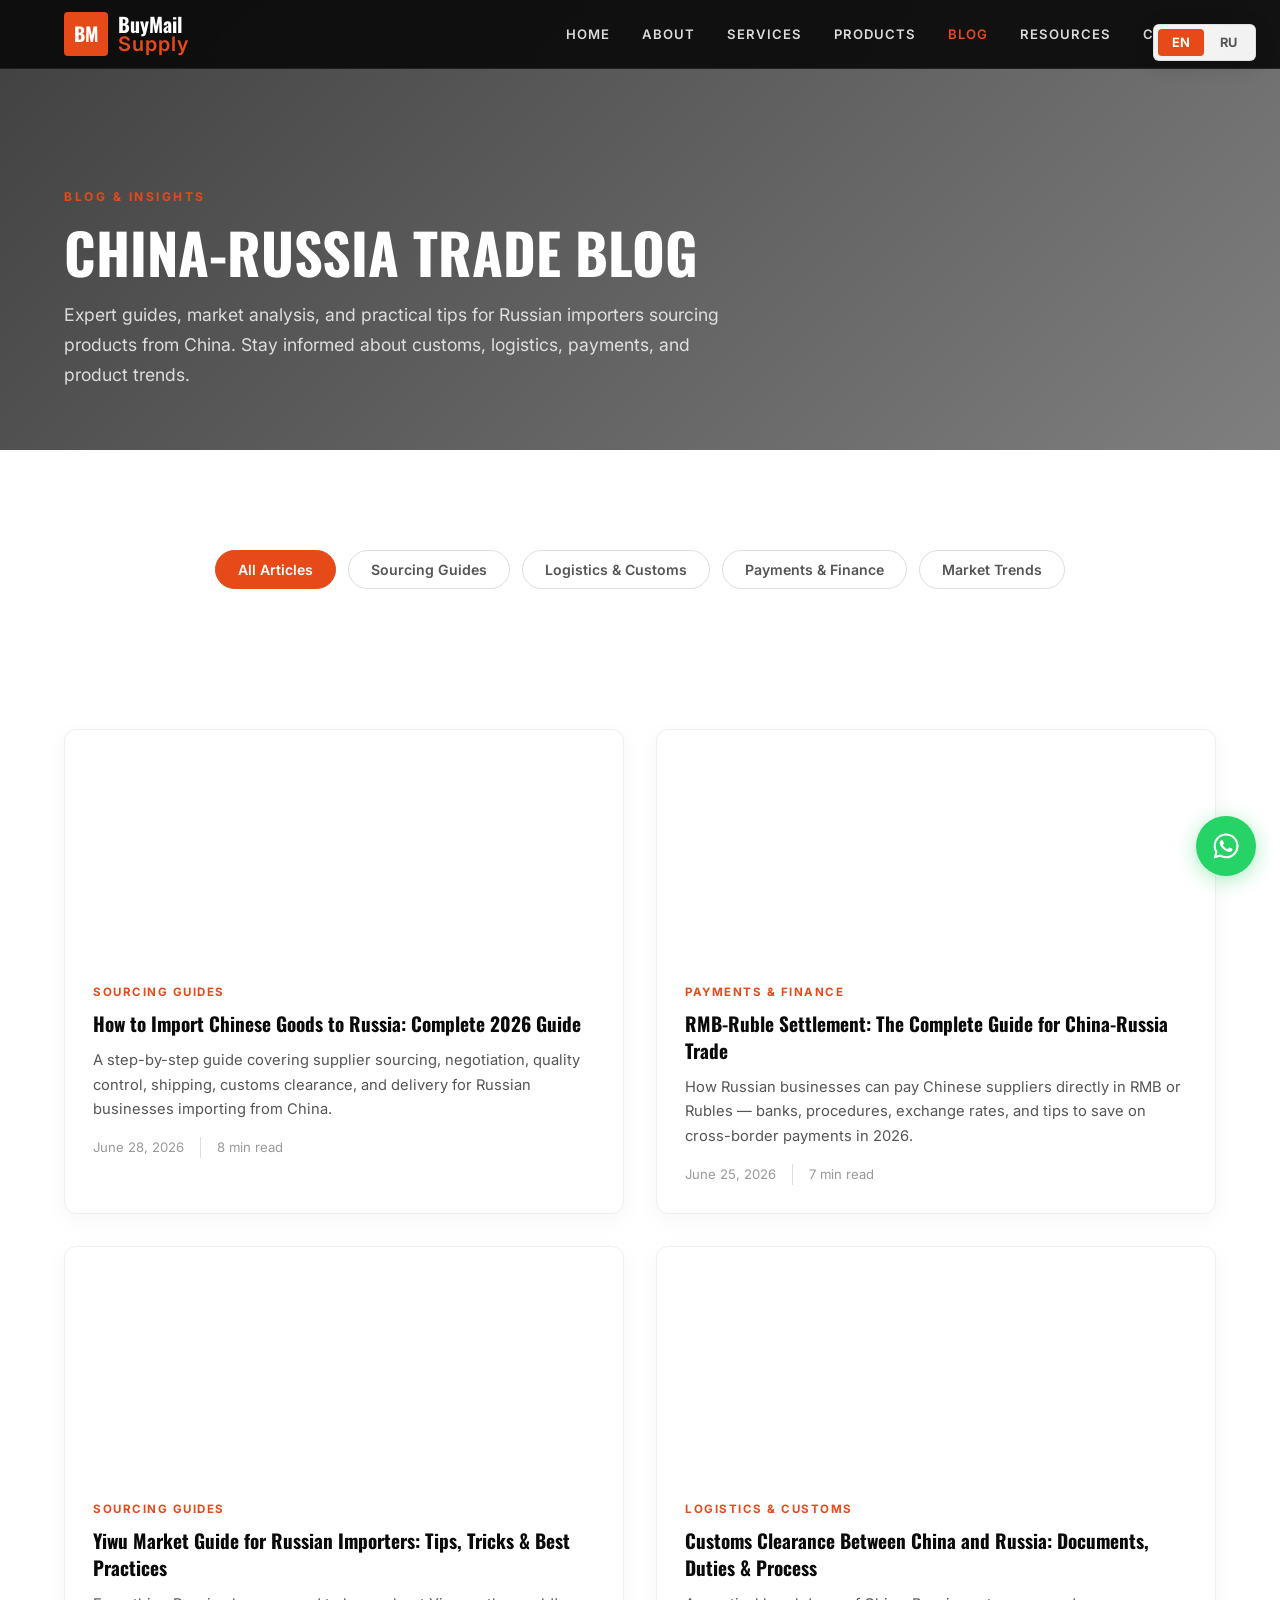
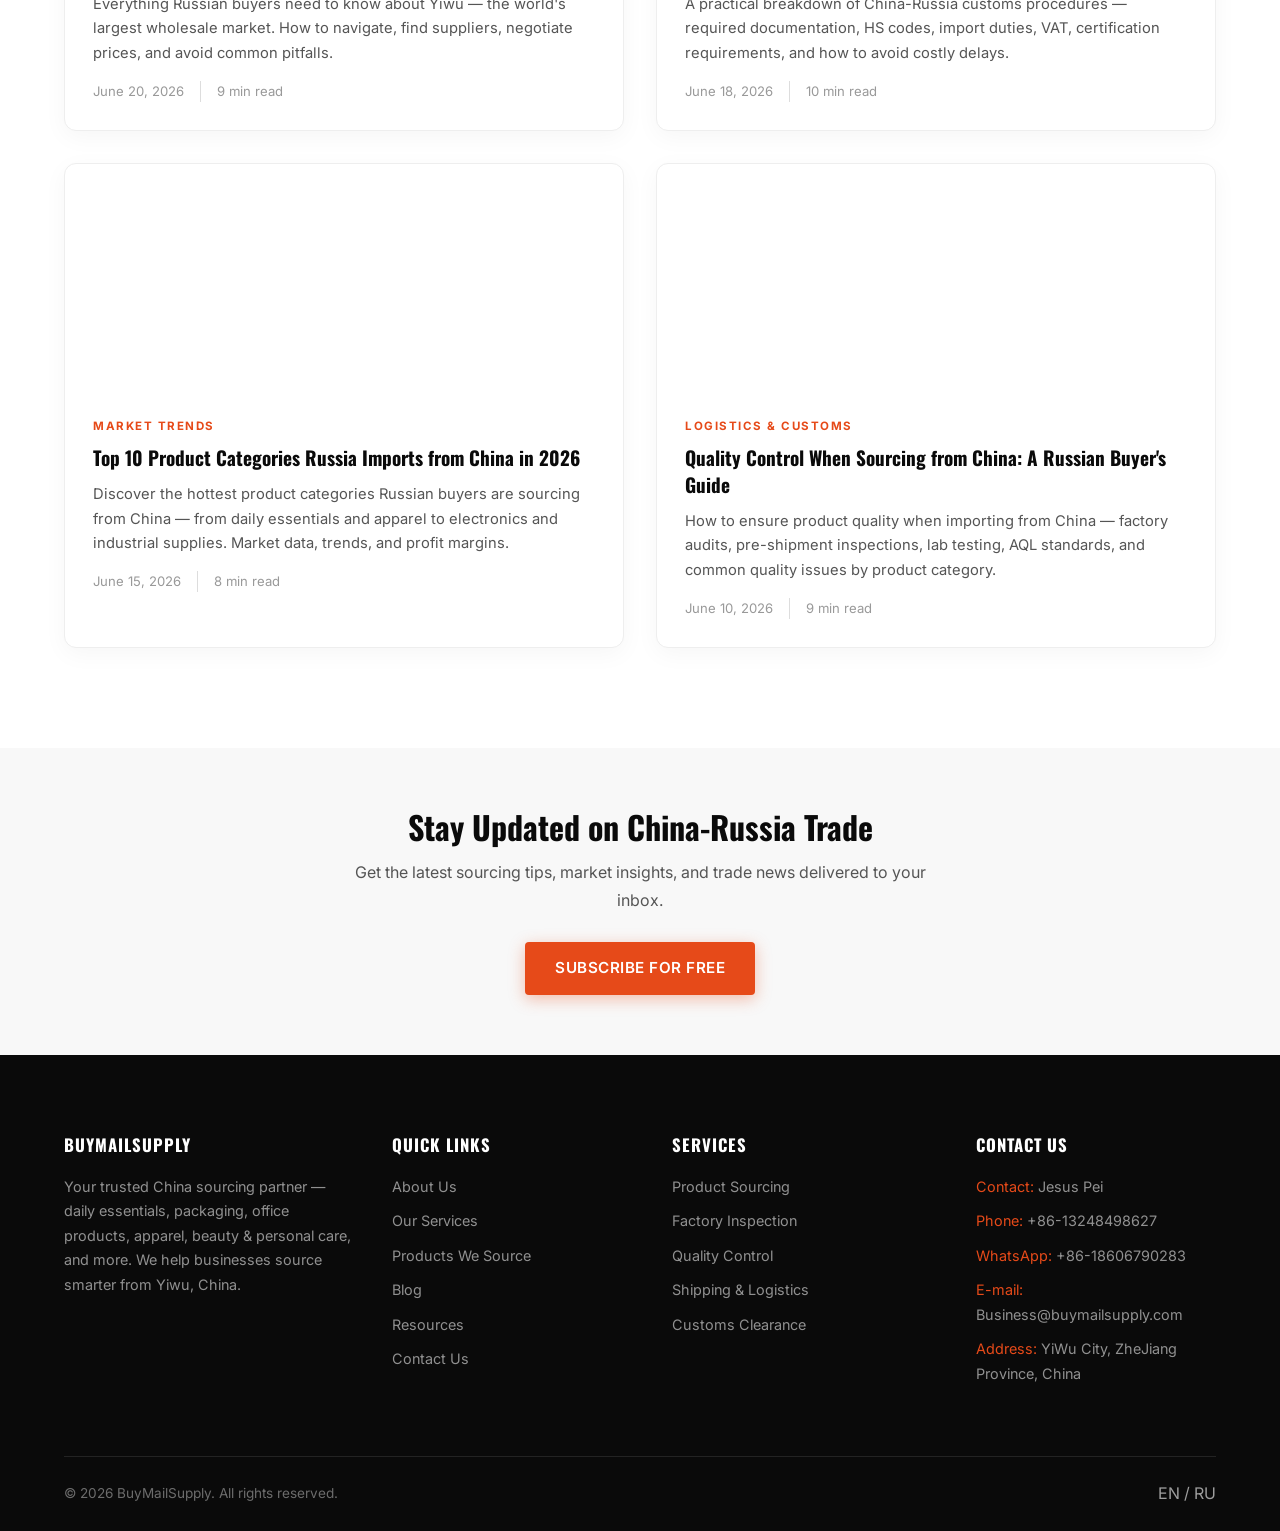
<file: blog.html>
<!DOCTYPE html>
<html lang="en">
<head>
  <meta charset="UTF-8">
  <meta name="viewport" content="width=device-width, initial-scale=1.0">
  <title>BuyMailSupply Blog | China-Russia Trade Insights, Sourcing Tips & Market Guides</title>
  <meta name="description" data-en="BuyMailSupply Blog — expert guides on China-Russia trade, RMB-Ruble settlement, Yiwu market tips, customs clearance, product sourcing strategies, and quality control for Russian importers." data-ru="Блог BuyMailSupply — экспертные руководства по торговле между Китаем и Россией, расчётам в рублях и юанях, рынку Иу, таможенному оформлению, стратегиям закупок и контролю качества для российских импортёров.">
  <link rel="stylesheet" href="css/style.css">
  <link rel="preconnect" href="https://fonts.googleapis.com">
  <link rel="preconnect" href="https://fonts.gstatic.com" crossorigin>
  <link href="https://fonts.googleapis.com/css2?family=Inter:wght@400;500;600;700&family=Oswald:wght@500;600;700&display=swap" rel="stylesheet">
</head>
<body>

  <div class="lang-switcher" id="langSwitcher">
    <button class="lang-btn active" data-lang="en">EN</button>
    <button class="lang-btn" data-lang="ru">RU</button>
  </div>

  <!-- ===== Navigation ===== -->
  <nav class="navbar" id="navbar">
    <div class="container nav-inner">
      <a href="index.html" class="logo">
        <span class="logo-mark">BM</span>
        <span class="logo-text"><span class="logo-name">BuyMail</span><span class="logo-tagline">Supply</span></span>
      </a>
      <ul class="nav-links" id="navLinks">
        <li><a href="index.html" data-en="HOME" data-ru="ГЛАВНАЯ">HOME</a></li>
        <li><a href="about.html" data-en="ABOUT" data-ru="О НАС">ABOUT</a></li>
        <li><a href="services.html" data-en="SERVICES" data-ru="УСЛУГИ">SERVICES</a></li>
        <li><a href="products.html" data-en="PRODUCTS" data-ru="ТОВАРЫ">PRODUCTS</a></li>
        <li><a href="blog.html" class="active" data-en="BLOG" data-ru="БЛОГ">BLOG</a></li>
        <li><a href="resources.html" data-en="RESOURCES" data-ru="РЕСУРСЫ">RESOURCES</a></li>
        <li><a href="contact.html" data-en="CONTACT" data-ru="КОНТАКТЫ">CONTACT</a></li>
      </ul>
      <button class="mobile-toggle" id="mobileToggle" aria-label="Toggle menu"><span></span><span></span><span></span></button>
    </div>
  </nav>

  <!-- ===== Page Hero ===== -->
  <section class="page-hero">
    <div class="page-hero-bg" style="background-image:url('https://images.unsplash.com/photo-1454165804606-c3d57bc86b40?auto=format&fit=crop&w=1920&q=80')"></div>
    <div class="page-hero-overlay"></div>
    <div class="container page-hero-inner">
      <span class="section-tag" data-en="BLOG & INSIGHTS" data-ru="БЛОГ И СТАТЬИ">BLOG & INSIGHTS</span>
      <h1 data-en="China-Russia Trade Blog" data-ru="Блог о торговле Китай-Россия">China-Russia Trade Blog</h1>
      <p data-en="Expert guides, market analysis, and practical tips for Russian importers sourcing products from China. Stay informed about customs, logistics, payments, and product trends." data-ru="Экспертные руководства, анализ рынка и практические советы для российских импортёров, закупающих товары в Китае. Будьте в курсе таможни, логистики, платежей и трендов.">Expert guides, market analysis, and practical tips for Russian importers sourcing products from China. Stay informed about customs, logistics, payments, and product trends.</p>
    </div>
  </section>

  <!-- ===== Blog Categories ===== -->
  <section class="page-section" style="padding-bottom:0;">
    <div class="container">
      <div class="blog-categories" id="blogCategories">
        <button class="blog-cat active" data-cat="all" data-en="All Articles" data-ru="Все статьи">All Articles</button>
        <button class="blog-cat" data-cat="sourcing" data-en="Sourcing Guides" data-ru="Руководства по закупкам">Sourcing Guides</button>
        <button class="blog-cat" data-cat="logistics" data-en="Logistics & Customs" data-ru="Логистика и таможня">Logistics & Customs</button>
        <button class="blog-cat" data-cat="finance" data-en="Payments & Finance" data-ru="Платежи и финансы">Payments & Finance</button>
        <button class="blog-cat" data-cat="market" data-en="Market Trends" data-ru="Тренды рынка">Market Trends</button>
      </div>
    </div>
  </section>

  <!-- ===== Blog Articles ===== -->
  <section class="page-section">
    <div class="container">
      <div class="blog-grid" id="blogGrid">

        <!-- Article 1 -->
        <article class="blog-card reveal" data-cat="sourcing">
          <a href="blog/import-chinese-goods-to-russia-guide.html" class="blog-card-img" style="background-image:url('https://images.unsplash.com/photo-1586528116311-ad8dd3c8310d?auto=format&fit=crop&w=800&q=80')"></a>
          <div class="blog-card-body">
            <span class="blog-card-cat" data-en="Sourcing Guides" data-ru="Руководства по закупкам">Sourcing Guides</span>
            <h3><a href="blog/import-chinese-goods-to-russia-guide.html" data-en="How to Import Chinese Goods to Russia: Complete 2026 Guide" data-ru="Как импортировать китайские товары в Россию: Полное руководство 2026">How to Import Chinese Goods to Russia: Complete 2026 Guide</a></h3>
            <p data-en="A step-by-step guide covering supplier sourcing, negotiation, quality control, shipping, customs clearance, and delivery for Russian businesses importing from China." data-ru="Пошаговое руководство по поиску поставщиков, переговорам, контролю качества, доставке, таможенному оформлению для российского бизнеса, импортирующего из Китая.">A step-by-step guide covering supplier sourcing, negotiation, quality control, shipping, customs clearance, and delivery for Russian businesses importing from China.</p>
            <div class="blog-card-meta"><span>June 28, 2026</span><span class="blog-read" data-en="8 min read" data-ru="8 мин чтения">8 min read</span></div>
          </div>
        </article>

        <!-- Article 2 -->
        <article class="blog-card reveal" data-cat="finance">
          <a href="blog/rmb-ruble-settlement-guide.html" class="blog-card-img" style="background-image:url('https://images.unsplash.com/photo-1559526324-4b87b5e9b7ee?auto=format&fit=crop&w=800&q=80')"></a>
          <div class="blog-card-body">
            <span class="blog-card-cat" data-en="Payments & Finance" data-ru="Платежи и финансы">Payments & Finance</span>
            <h3><a href="blog/rmb-ruble-settlement-guide.html" data-en="RMB-Ruble Settlement: The Complete Guide for China-Russia Trade" data-ru="Расчёты в юанях и рублях: Полное руководство для торговли Китай-Россия">RMB-Ruble Settlement: The Complete Guide for China-Russia Trade</a></h3>
            <p data-en="How Russian businesses can pay Chinese suppliers directly in RMB or Rubles — banks, procedures, exchange rates, and tips to save on cross-border payments in 2026." data-ru="Как российские компании могут платить китайским поставщикам напрямую в юанях или рублях — банки, процедуры, курсы валют и советы по экономии в 2026 году.">How Russian businesses can pay Chinese suppliers directly in RMB or Rubles — banks, procedures, exchange rates, and tips to save on cross-border payments in 2026.</p>
            <div class="blog-card-meta"><span>June 25, 2026</span><span class="blog-read" data-en="7 min read" data-ru="7 мин чтения">7 min read</span></div>
          </div>
        </article>

        <!-- Article 3 -->
        <article class="blog-card reveal" data-cat="sourcing">
          <a href="blog/yiwu-market-guide-russian-importers.html" class="blog-card-img" style="background-image:url('https://images.unsplash.com/photo-1558618666-fcd25c85f82e?auto=format&fit=crop&w=800&q=80')"></a>
          <div class="blog-card-body">
            <span class="blog-card-cat" data-en="Sourcing Guides" data-ru="Руководства по закупкам">Sourcing Guides</span>
            <h3><a href="blog/yiwu-market-guide-russian-importers.html" data-en="Yiwu Market Guide for Russian Importers: Tips, Tricks & Best Practices" data-ru="Гид по рынку Иу для российских импортёров: Советы, хитрости и лучшие практики">Yiwu Market Guide for Russian Importers: Tips, Tricks & Best Practices</a></h3>
            <p data-en="Everything Russian buyers need to know about Yiwu — the world's largest wholesale market. How to navigate, find suppliers, negotiate prices, and avoid common pitfalls." data-ru="Всё, что нужно знать российским покупателям об Иу — крупнейшем оптовом рынке мира. Как ориентироваться, находить поставщиков, торговаться и избегать ошибок.">Everything Russian buyers need to know about Yiwu — the world's largest wholesale market. How to navigate, find suppliers, negotiate prices, and avoid common pitfalls.</p>
            <div class="blog-card-meta"><span>June 20, 2026</span><span class="blog-read" data-en="9 min read" data-ru="9 мин чтения">9 min read</span></div>
          </div>
        </article>

        <!-- Article 4 -->
        <article class="blog-card reveal" data-cat="logistics">
          <a href="blog/customs-clearance-china-russia.html" class="blog-card-img" style="background-image:url('https://images.unsplash.com/photo-1494412574643-ff11b0a5c1c3?auto=format&fit=crop&w=800&q=80')"></a>
          <div class="blog-card-body">
            <span class="blog-card-cat" data-en="Logistics & Customs" data-ru="Логистика и таможня">Logistics & Customs</span>
            <h3><a href="blog/customs-clearance-china-russia.html" data-en="Customs Clearance Between China and Russia: Documents, Duties & Process" data-ru="Таможенное оформление между Китаем и Россией: Документы, пошлины и процесс">Customs Clearance Between China and Russia: Documents, Duties & Process</a></h3>
            <p data-en="A practical breakdown of China-Russia customs procedures — required documentation, HS codes, import duties, VAT, certification requirements, and how to avoid costly delays." data-ru="Практический разбор таможенных процедур Китай-Россия — документы, коды ТН ВЭД, пошлины, НДС, сертификация и как избежать дорогостоящих задержек.">A practical breakdown of China-Russia customs procedures — required documentation, HS codes, import duties, VAT, certification requirements, and how to avoid costly delays.</p>
            <div class="blog-card-meta"><span>June 18, 2026</span><span class="blog-read" data-en="10 min read" data-ru="10 мин чтения">10 min read</span></div>
          </div>
        </article>

        <!-- Article 5 -->
        <article class="blog-card reveal" data-cat="market">
          <a href="blog/top-products-russia-imports-from-china.html" class="blog-card-img" style="background-image:url('https://images.unsplash.com/photo-1553413077-190dd305871c?auto=format&fit=crop&w=800&q=80')"></a>
          <div class="blog-card-body">
            <span class="blog-card-cat" data-en="Market Trends" data-ru="Тренды рынка">Market Trends</span>
            <h3><a href="blog/top-products-russia-imports-from-china.html" data-en="Top 10 Product Categories Russia Imports from China in 2026" data-ru="Топ-10 категорий товаров, которые Россия импортирует из Китая в 2026 году">Top 10 Product Categories Russia Imports from China in 2026</a></h3>
            <p data-en="Discover the hottest product categories Russian buyers are sourcing from China — from daily essentials and apparel to electronics and industrial supplies. Market data, trends, and profit margins." data-ru="Самые востребованные категории товаров из Китая для России — от товаров повседневного спроса и одежды до электроники. Данные рынка, тренды и маржинальность.">Discover the hottest product categories Russian buyers are sourcing from China — from daily essentials and apparel to electronics and industrial supplies. Market data, trends, and profit margins.</p>
            <div class="blog-card-meta"><span>June 15, 2026</span><span class="blog-read" data-en="8 min read" data-ru="8 мин чтения">8 min read</span></div>
          </div>
        </article>

        <!-- Article 6 -->
        <article class="blog-card reveal" data-cat="logistics">
          <a href="blog/quality-control-sourcing-from-china.html" class="blog-card-img" style="background-image:url('https://images.unsplash.com/photo-1504917595217-d4dc5ebe6122?auto=format&fit=crop&w=800&q=80')"></a>
          <div class="blog-card-body">
            <span class="blog-card-cat" data-en="Logistics & Customs" data-ru="Логистика и таможня">Logistics & Customs</span>
            <h3><a href="blog/quality-control-sourcing-from-china.html" data-en="Quality Control When Sourcing from China: A Russian Buyer's Guide" data-ru="Контроль качества при закупках в Китае: Руководство для российских покупателей">Quality Control When Sourcing from China: A Russian Buyer's Guide</a></h3>
            <p data-en="How to ensure product quality when importing from China — factory audits, pre-shipment inspections, lab testing, AQL standards, and common quality issues by product category." data-ru="Как обеспечить качество при импорте из Китая — аудит фабрик, предотгрузочные инспекции, лабораторные тесты, стандарты AQL и типичные проблемы качества по категориям.">How to ensure product quality when importing from China — factory audits, pre-shipment inspections, lab testing, AQL standards, and common quality issues by product category.</p>
            <div class="blog-card-meta"><span>June 10, 2026</span><span class="blog-read" data-en="9 min read" data-ru="9 мин чтения">9 min read</span></div>
          </div>
        </article>

      </div>
    </div>
  </section>

  <!-- ===== Newsletter CTA ===== -->
  <section class="page-section gray" style="padding:60px 0;">
    <div class="container" style="text-align:center;">
      <h2 style="font-family:'Oswald',sans-serif;font-size:2rem;margin-bottom:12px;" data-en="Stay Updated on China-Russia Trade" data-ru="Будьте в курсе торговли Китай-Россия">Stay Updated on China-Russia Trade</h2>
      <p style="color:#555;max-width:600px;margin:0 auto 28px;" data-en="Get the latest sourcing tips, market insights, and trade news delivered to your inbox." data-ru="Получайте советы по закупкам, аналитику рынка и торговые новости на почту.">Get the latest sourcing tips, market insights, and trade news delivered to your inbox.</p>
      <a href="contact.html" class="btn btn-primary" data-en="Subscribe for Free" data-ru="Подписаться бесплатно">Subscribe for Free</a>
    </div>
  </section>

  <!-- ===== Footer ===== -->
  <footer class="footer">
    <div class="container">
      <div class="footer-grid">
        <div class="footer-col">
          <h4 data-en="BuyMailSupply" data-ru="BuyMailSupply">BuyMailSupply</h4>
          <p data-en="Your trusted China sourcing partner — daily essentials, packaging, office products, apparel, beauty & personal care, and more. We help businesses source smarter from Yiwu, China." data-ru="Ваш надёжный партнёр по закупкам в Китае — товары повседневного спроса, упаковка, офисные товары, одежда, косметика и многое другое. Помогаем бизнесу закупать умнее из Иу, Китай.">Your trusted China sourcing partner — daily essentials, packaging, office products, apparel, beauty & personal care, and more. We help businesses source smarter from Yiwu, China.</p>
        </div>
        <div class="footer-col">
          <h4 data-en="Quick Links" data-ru="Быстрые ссылки">Quick Links</h4>
          <a href="about.html" data-en="About Us" data-ru="О нас">About Us</a>
          <a href="services.html" data-en="Our Services" data-ru="Наши услуги">Our Services</a>
          <a href="products.html" data-en="Products We Source" data-ru="Товары">Products We Source</a>
          <a href="blog.html" data-en="Blog" data-ru="Блог">Blog</a>
          <a href="resources.html" data-en="Resources" data-ru="Ресурсы">Resources</a>
          <a href="contact.html" data-en="Contact Us" data-ru="Контакты">Contact Us</a>
        </div>
        <div class="footer-col">
          <h4 data-en="Services" data-ru="Услуги">Services</h4>
          <a href="services.html" data-en="Product Sourcing" data-ru="Поиск товаров">Product Sourcing</a>
          <a href="services.html" data-en="Factory Inspection" data-ru="Инспекция фабрик">Factory Inspection</a>
          <a href="services.html" data-en="Quality Control" data-ru="Контроль качества">Quality Control</a>
          <a href="services.html" data-en="Shipping & Logistics" data-ru="Доставка и логистика">Shipping & Logistics</a>
          <a href="services.html" data-en="Customs Clearance" data-ru="Таможенное оформление">Customs Clearance</a>
        </div>
        <div class="footer-col">
          <h4 data-en="Contact Us" data-ru="Контакты">Contact Us</h4>
          <p><span>Contact:</span> Jesus Pei</p>
          <p><span data-en="Phone:" data-ru="Телефон:">Phone:</span> +86-13248498627</p>
          <p><span>WhatsApp:</span> +86-18606790283</p>
          <p><span>E-mail:</span> Business@buymailsupply.com</p>
          <p><span data-en="Address:" data-ru="Адрес:">Address:</span> YiWu City, ZheJiang Province, China</p>
        </div>
      </div>
      <div class="footer-bottom">
        <p>&copy; 2026 BuyMailSupply. All rights reserved.</p>
        <div class="footer-lang"><span data-en="EN /" data-ru="RU /">EN /</span> <span data-en="RU" data-ru="EN">RU</span></div>
      </div>
    </div>
  </footer>

  <!-- WhatsApp Float -->
  <a href="https://wa.me/8618606790283" target="_blank" rel="noopener" class="float-wa" aria-label="Chat on WhatsApp">
    <svg viewBox="0 0 24 24"><path fill="currentColor" d="M12.04 2C6.58 2 2.13 6.45 2.13 11.91c0 1.75.46 3.45 1.33 4.95L2.05 22l5.33-1.4c1.44.79 3.07 1.21 4.76 1.21 5.46 0 9.91-4.45 9.91-9.91S17.5 2 12.04 2zm0 18.17c-1.47 0-2.91-.39-4.17-1.13l-.3-.18-3.16.83.84-3.08-.19-.31a8.2 8.2 0 01-1.25-4.39c0-4.55 3.7-8.25 8.25-8.25s8.25 3.7 8.25 8.25-3.7 8.25-8.25 8.25zm4.52-6.18c-.25-.12-1.46-.72-1.69-.8-.23-.08-.39-.12-.56.12-.17.25-.64.8-.79.97-.14.17-.29.19-.54.06-.25-.12-1.05-.39-2-1.23-.74-.66-1.24-1.47-1.38-1.72-.15-.25-.02-.38.11-.51.11-.11.25-.29.37-.44.12-.15.17-.25.25-.42.08-.17.04-.31-.02-.44-.06-.12-.56-1.35-.77-1.85-.2-.49-.41-.42-.56-.43h-.48c-.17 0-.44.06-.67.31-.23.25-.88.86-.88 2.09s.9 2.42 1.03 2.59c.12.17 1.77 2.71 4.3 3.8.6.26 1.07.41 1.44.53.6.19 1.15.16 1.59.1.48-.07 1.46-.6 1.67-1.18.21-.58.21-1.07.14-1.18-.06-.08-.22-.14-.47-.26z"/></svg>
  </a>

  <script src="js/main.js"></script>
  <script>
    // Blog category filter
    document.querySelectorAll('.blog-cat').forEach(btn => {
      btn.addEventListener('click', function() {
        document.querySelectorAll('.blog-cat').forEach(b => b.classList.remove('active'));
        this.classList.add('active');
        const cat = this.dataset.cat;
        document.querySelectorAll('.blog-card').forEach(card => {
          card.style.display = (cat === 'all' || card.dataset.cat === cat) ? '' : 'none';
        });
      });
    });
  </script>
</body>
</html>
</file>
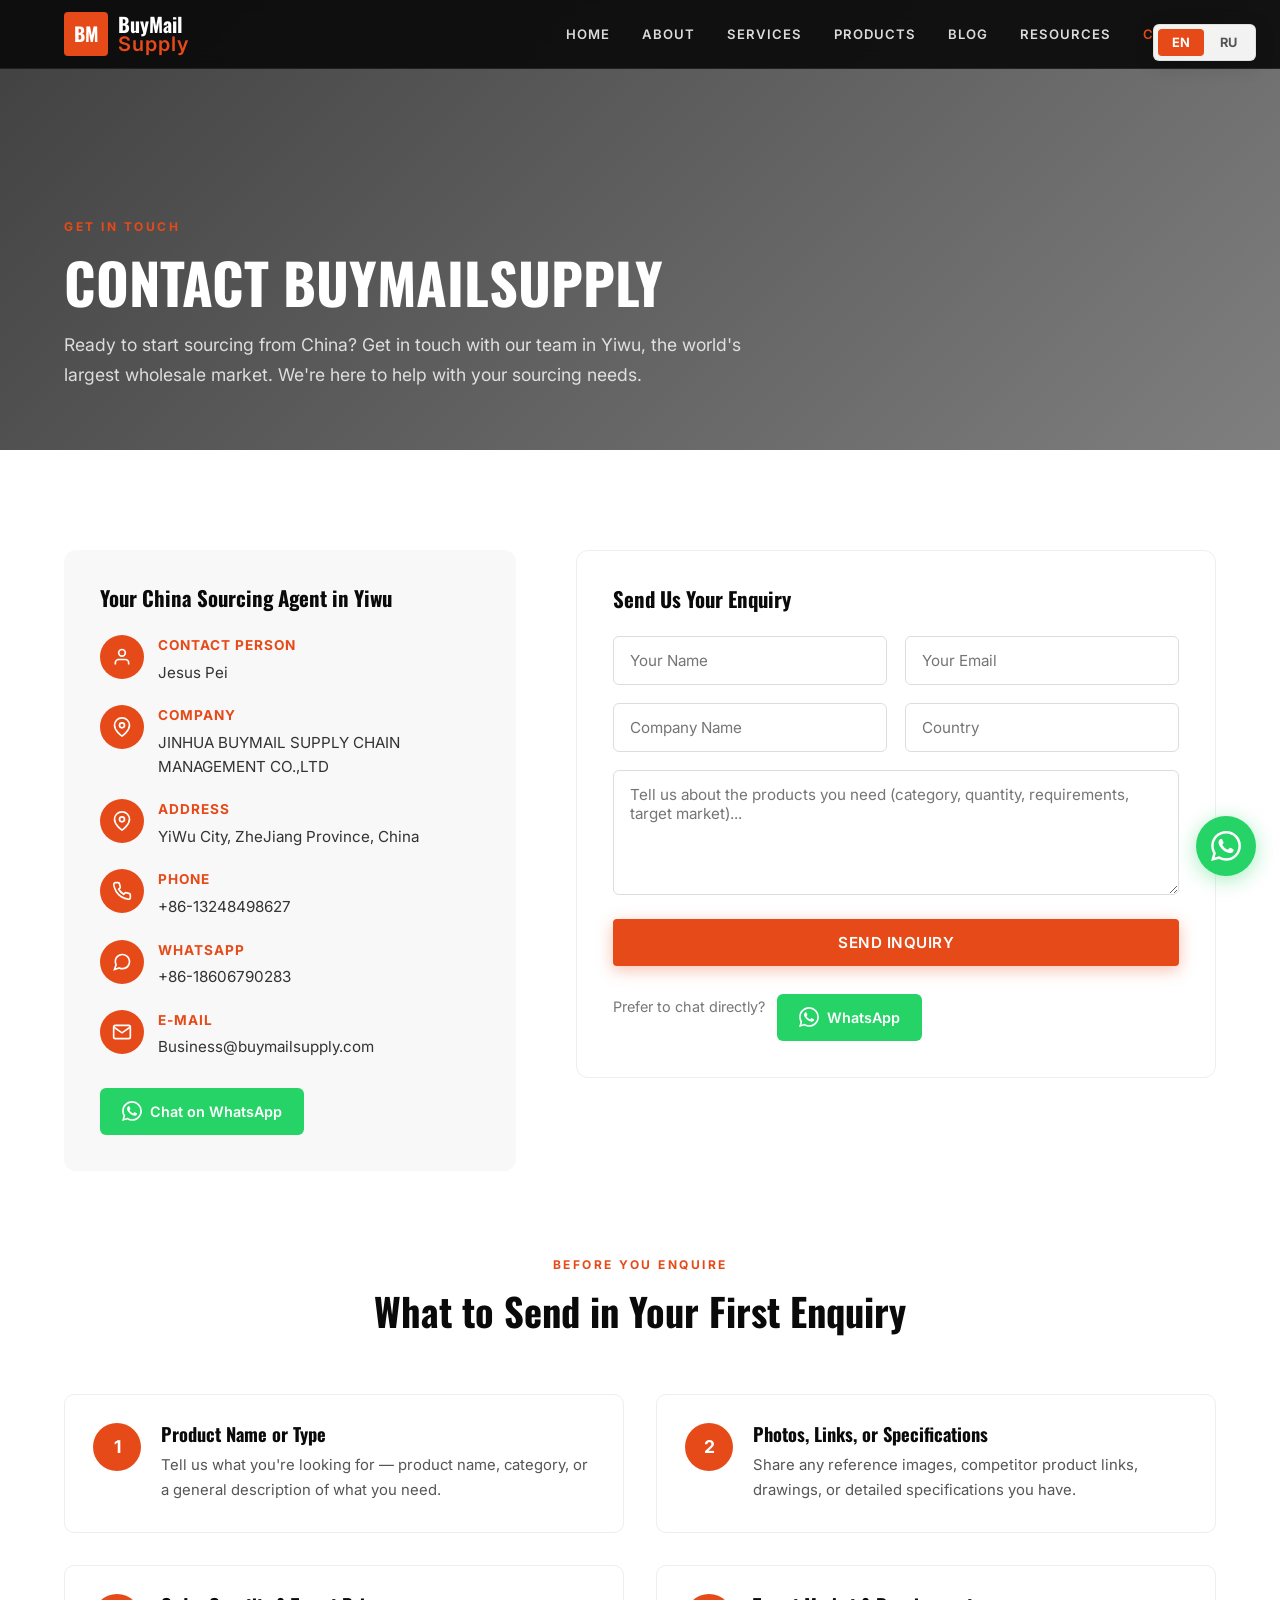
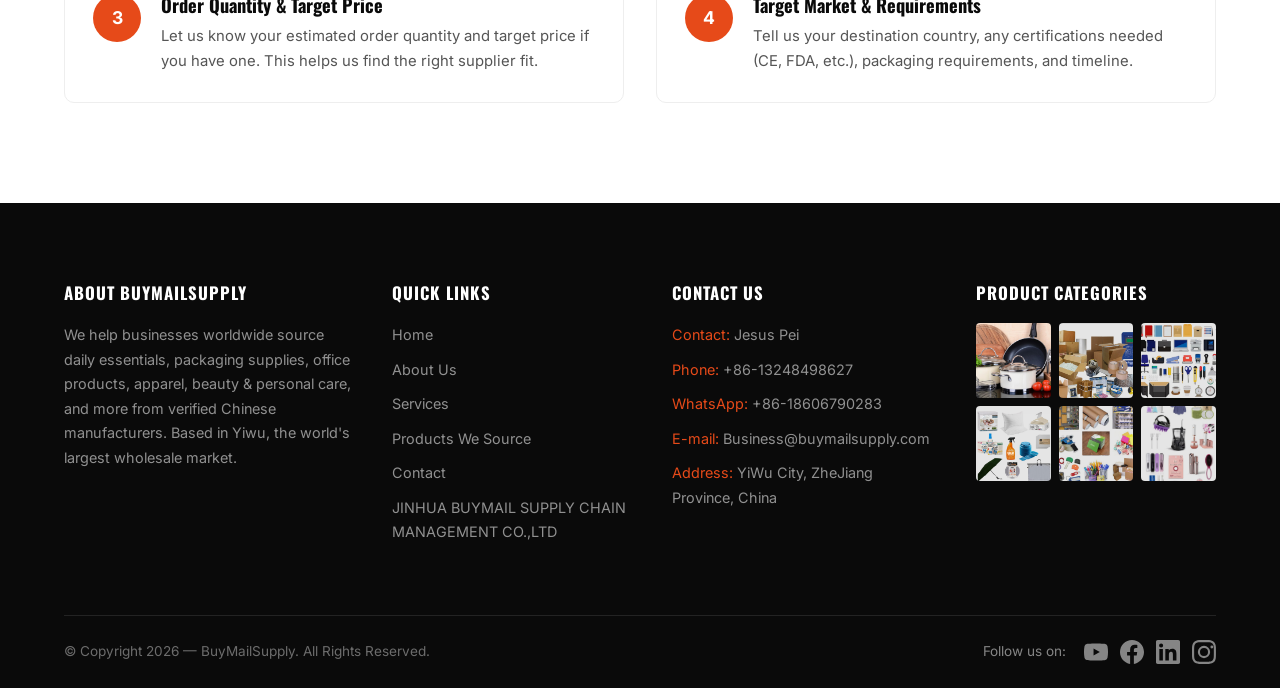
<file: contact.html>
<!DOCTYPE html>
<html lang="en">
<head>
  <meta charset="UTF-8">
  <meta name="viewport" content="width=device-width, initial-scale=1.0">
  <title data-en="Contact BuyMailSupply | China Sourcing Agent in Yiwu" data-ru="Контакты BuyMailSupply | Агент по закупкам в Китае в Иу">Contact BuyMailSupply | China Sourcing Agent in Yiwu</title>
  <meta name="description" data-en="Contact BuyMailSupply — your China sourcing partner in Yiwu. Reach us by phone, WhatsApp, or email for sourcing enquiries. Contact: Jesus Pei." data-ru="Свяжитесь с BuyMailSupply — вашим партнёром по закупкам в Китае в Иу. Звоните, пишите в WhatsApp или по email. Контактное лицо: Jesus Pei.">
  <link rel="stylesheet" href="css/style.css">
  <link rel="preconnect" href="https://fonts.googleapis.com">
  <link rel="preconnect" href="https://fonts.gstatic.com" crossorigin>
  <link href="https://fonts.googleapis.com/css2?family=Inter:wght@400;500;600;700&family=Oswald:wght@500;600;700&display=swap" rel="stylesheet">
</head>
<body>

  <div class="lang-switcher" id="langSwitcher">
    <button class="lang-btn active" data-lang="en">EN</button>
    <button class="lang-btn" data-lang="ru">RU</button>
  </div>

  <nav class="navbar scrolled" id="navbar">
    <div class="container nav-inner">
      <a href="index.html" class="logo">
        <span class="logo-mark">BM</span>
        <span class="logo-text">
          <span class="logo-name">BuyMail</span>
          <span class="logo-tagline">Supply</span>
        </span>
      </a>
      <ul class="nav-links" id="navLinks">
        <li><a href="index.html" data-en="HOME" data-ru="ГЛАВНАЯ">HOME</a></li>
        <li><a href="about.html" data-en="ABOUT" data-ru="О НАС">ABOUT</a></li>
        <li><a href="services.html" data-en="SERVICES" data-ru="УСЛУГИ">SERVICES</a></li>
        <li><a href="products.html" data-en="PRODUCTS" data-ru="ТОВАРЫ">PRODUCTS</a></li>
        <li><a href="blog.html" data-en="BLOG" data-ru="БЛОГ">BLOG</a></li>
        <li><a href="resources.html" data-en="RESOURCES" data-ru="РЕСУРСЫ">RESOURCES</a></li>
        <li><a href="contact.html" data-en="CONTACT" data-ru="КОНТАКТЫ">CONTACT</a></li>
      </ul>
      <button class="mobile-toggle" id="mobileToggle" aria-label="Toggle menu">
        <span></span><span></span><span></span>
      </button>
    </div>
  </nav>

  <header class="page-hero">
    <div class="page-hero-bg" style="background-image:url('https://images.unsplash.com/photo-1423666639041-f56000c27a9a?auto=format&fit=crop&w=1920&q=80')"></div>
    <div class="page-hero-overlay"></div>
    <div class="container page-hero-inner">
      <span class="section-tag" data-en="GET IN TOUCH" data-ru="СВЯЖИТЕСЬ С НАМИ">GET IN TOUCH</span>
      <h1 data-en="Contact BuyMailSupply" data-ru="Контакты BuyMailSupply">Contact BuyMailSupply</h1>
      <p data-en="Ready to start sourcing from China? Get in touch with our team in Yiwu, the world's largest wholesale market. We're here to help with your sourcing needs." data-ru="Готовы начать закупки в Китае? Свяжитесь с нашей командой в Иу, крупнейшем оптовом рынке мира. Мы здесь, чтобы помочь с вашими потребностями в закупках."></p>
    </div>
  </header>

  <!-- ===== Contact Content ===== -->
  <section class="page-section">
    <div class="container">
      <div class="contact-page-grid reveal">
        <!-- Left: Contact Info -->
        <div>
          <div class="contact-detail-card">
            <h3 data-en="Your China Sourcing Agent in Yiwu" data-ru="Ваш агент по закупкам в Иу">Your China Sourcing Agent in Yiwu</h3>
            <div class="cd-row">
              <div class="cd-icon"><svg viewBox="0 0 24 24" fill="none" stroke="currentColor" stroke-width="2"><path d="M20 21v-2a4 4 0 0 0-4-4H8a4 4 0 0 0-4 4v2"/><circle cx="12" cy="7" r="4"/></svg></div>
              <div class="cd-info">
                <strong data-en="Contact Person" data-ru="Контактное лицо">Contact Person</strong>
                <span>Jesus Pei</span>
              </div>
            </div>
            <div class="cd-row">
              <div class="cd-icon"><svg viewBox="0 0 24 24" fill="none" stroke="currentColor" stroke-width="2"><path d="M21 10c0 7-9 13-9 13s-9-6-9-13a9 9 0 0 1 18 0z"/><circle cx="12" cy="10" r="3"/></svg></div>
              <div class="cd-info">
                <strong data-en="Company" data-ru="Компания">Company</strong>
                <span>JINHUA BUYMAIL SUPPLY CHAIN MANAGEMENT CO.,LTD</span>
              </div>
            </div>
            <div class="cd-row">
              <div class="cd-icon"><svg viewBox="0 0 24 24" fill="none" stroke="currentColor" stroke-width="2"><path d="M21 10c0 7-9 13-9 13s-9-6-9-13a9 9 0 0 1 18 0z"/><circle cx="12" cy="10" r="3"/></svg></div>
              <div class="cd-info">
                <strong data-en="Address" data-ru="Адрес">Address</strong>
                <span>YiWu City, ZheJiang Province, China</span>
              </div>
            </div>
            <div class="cd-row">
              <div class="cd-icon"><svg viewBox="0 0 24 24" fill="none" stroke="currentColor" stroke-width="2"><path d="M22 16.92v3a2 2 0 0 1-2.18 2 19.79 19.79 0 0 1-8.63-3.07 19.5 19.5 0 0 1-6-6 19.79 19.79 0 0 1-3.07-8.67A2 2 0 0 1 4.11 2h3a2 2 0 0 1 2 1.72c.127.96.362 1.903.7 2.81a2 2 0 0 1-.45 2.11L8.09 9.91a16 16 0 0 0 6 6l1.27-1.27a2 2 0 0 1 2.11-.45c.907.338 1.85.573 2.81.7A2 2 0 0 1 22 16.92z"/></svg></div>
              <div class="cd-info">
                <strong data-en="Phone" data-ru="Телефон">Phone</strong>
                <a href="tel:+8613248498627">+86-13248498627</a>
              </div>
            </div>
            <div class="cd-row">
              <div class="cd-icon"><svg viewBox="0 0 24 24" fill="none" stroke="currentColor" stroke-width="2"><path d="M21 11.5a8.38 8.38 0 0 1-.9 3.8 8.5 8.5 0 0 1-7.6 4.7 8.38 8.38 0 0 1-3.8-.9L3 21l1.9-5.7a8.38 8.38 0 0 1-.9-3.8 8.5 8.5 0 0 1 4.7-7.6 8.38 8.38 0 0 1 3.8-.9h.5a8.48 8.48 0 0 1 8 8v.5z"/></svg></div>
              <div class="cd-info">
                <strong>WhatsApp</strong>
                <a href="https://wa.me/8618606790283" target="_blank" rel="noopener">+86-18606790283</a>
              </div>
            </div>
            <div class="cd-row">
              <div class="cd-icon"><svg viewBox="0 0 24 24" fill="none" stroke="currentColor" stroke-width="2"><path d="M4 4h16c1.1 0 2 .9 2 2v12c0 1.1-.9 2-2 2H4c-1.1 0-2-.9-2-2V6c0-1.1.9-2 2-2z"/><polyline points="22,6 12,13 2,6"/></svg></div>
              <div class="cd-info">
                <strong>E-mail</strong>
                <a href="mailto:Business@buymailsupply.com">Business@buymailsupply.com</a>
              </div>
            </div>

            <div class="whatsapp-buttons">
              <a href="https://wa.me/8618606790283" target="_blank" rel="noopener" class="wa-btn">
                <svg viewBox="0 0 24 24" fill="currentColor"><path d="M.057 24l1.687-6.163a11.867 11.867 0 0 1-1.587-5.946C.16 5.335 5.495 0 12.05 0a11.817 11.817 0 0 1 8.413 3.488 11.824 11.824 0 0 1 3.48 8.414c-.003 6.557-5.338 11.892-11.893 11.892a11.9 11.9 0 0 1-5.688-1.448L.057 24zm6.597-3.807c1.676.995 3.276 1.591 5.392 1.592 5.448 0 9.886-4.434 9.889-9.885.002-5.462-4.415-9.89-9.881-9.892-5.452 0-9.887 4.434-9.889 9.884-.001 2.225.651 3.891 1.746 5.634l-.999 3.648 3.742-.981zm11.387-5.464c-.074-.124-.272-.198-.57-.347-.297-.149-1.758-.868-2.031-.967-.272-.099-.47-.149-.669.149-.198.297-.768.967-.941 1.165-.173.198-.347.223-.644.074-.297-.149-1.255-.462-2.39-1.475-.883-.788-1.48-1.761-1.653-2.059-.173-.297-.018-.458.13-.606.134-.133.297-.347.446-.521.151-.172.2-.296.3-.495.099-.198.05-.372-.025-.521-.075-.148-.669-1.611-.916-2.206-.242-.579-.487-.501-.669-.51l-.57-.01c-.198 0-.52.074-.792.372s-1.04 1.016-1.04 2.479 1.065 2.876 1.213 3.074c.149.198 2.095 3.2 5.076 4.487.709.306 1.263.489 1.694.626.712.226 1.36.194 1.872.118.571-.085 1.758-.719 2.006-1.413.248-.695.248-1.29.173-1.414z"/></svg>
                Chat on WhatsApp
              </a>
            </div>
          </div>
        </div>

        <!-- Right: Contact Form -->
        <div>
          <div class="contact-form-card">
            <h3 data-en="Send Us Your Enquiry" data-ru="Отправьте запрос">Send Us Your Enquiry</h3>
            <form class="contact-form" id="contactForm" style="background:transparent;padding:0;">
              <div class="cf-row">
                <input type="text" name="name" required data-en-placeholder="Your Name" data-ru-placeholder="Ваше имя">
                <input type="email" name="email" required data-en-placeholder="Your Email" data-ru-placeholder="Ваш Email">
              </div>
              <div class="cf-row">
                <input type="text" name="company" data-en-placeholder="Company Name" data-ru-placeholder="Название компании">
                <input type="text" name="country" data-en-placeholder="Country" data-ru-placeholder="Страна">
              </div>
              <textarea name="message" rows="5" required data-en-placeholder="Tell us about the products you need (category, quantity, requirements, target market)..." data-ru-placeholder="Расскажите о товарах, которые вам нужны (категория, количество, требования, целевой рынок)..."></textarea>
              <button type="submit" class="btn btn-primary btn-full" data-en="Send Inquiry" data-ru="Отправить запрос">Send Inquiry</button>
            </form>

            <div class="whatsapp-buttons" style="margin-top:28px;">
              <p data-en="Prefer to chat directly?" data-ru="Предпочитаете общаться напрямую?" style="font-size:.9rem;color:#777;margin-bottom:4px;">Prefer to chat directly?</p>
              <a href="https://wa.me/8618606790283" target="_blank" rel="noopener" class="wa-btn">
                <svg viewBox="0 0 24 24" fill="currentColor"><path d="M.057 24l1.687-6.163a11.867 11.867 0 0 1-1.587-5.946C.16 5.335 5.495 0 12.05 0a11.817 11.817 0 0 1 8.413 3.488 11.824 11.824 0 0 1 3.48 8.414c-.003 6.557-5.338 11.892-11.893 11.892a11.9 11.9 0 0 1-5.688-1.448L.057 24zm6.597-3.807c1.676.995 3.276 1.591 5.392 1.592 5.448 0 9.886-4.434 9.889-9.885.002-5.462-4.415-9.89-9.881-9.892-5.452 0-9.887 4.434-9.889 9.884-.001 2.225.651 3.891 1.746 5.634l-.999 3.648 3.742-.981zm11.387-5.464c-.074-.124-.272-.198-.57-.347-.297-.149-1.758-.868-2.031-.967-.272-.099-.47-.149-.669.149-.198.297-.768.967-.941 1.165-.173.198-.347.223-.644.074-.297-.149-1.255-.462-2.39-1.475-.883-.788-1.48-1.761-1.653-2.059-.173-.297-.018-.458.13-.606.134-.133.297-.347.446-.521.151-.172.2-.296.3-.495.099-.198.05-.372-.025-.521-.075-.148-.669-1.611-.916-2.206-.242-.579-.487-.501-.669-.51l-.57-.01c-.198 0-.52.074-.792.372s-1.04 1.016-1.04 2.479 1.065 2.876 1.213 3.074c.149.198 2.095 3.2 5.076 4.487.709.306 1.263.489 1.694.626.712.226 1.36.194 1.872.118.571-.085 1.758-.719 2.006-1.413.248-.695.248-1.29.173-1.414z"/></svg>
                WhatsApp
              </a>
            </div>
          </div>
        </div>
      </div>

      <!-- ===== What to send ===== -->
      <div class="section-head reveal" style="margin-top:80px;">
        <span class="section-tag" data-en="BEFORE YOU ENQUIRE" data-ru="ПЕРЕД ЗАПРОСОМ">BEFORE YOU ENQUIRE</span>
        <h2 data-en="What to Send in Your First Enquiry" data-ru="Что отправить в первом запросе">What to Send in Your First Enquiry</h2>
      </div>
      <div class="services-list reveal">
        <div class="svc-item">
          <div class="svc-num">1</div>
          <div class="svc-body">
            <h3 data-en="Product Name or Type" data-ru="Название или тип продукта">Product Name or Type</h3>
            <p data-en="Tell us what you're looking for — product name, category, or a general description of what you need." data-ru="Расскажите, что вы ищете — название продукта, категорию или общее описание того, что вам нужно."></p>
          </div>
        </div>
        <div class="svc-item">
          <div class="svc-num">2</div>
          <div class="svc-body">
            <h3 data-en="Photos, Links, or Specifications" data-ru="Фото, ссылки или спецификации">Photos, Links, or Specifications</h3>
            <p data-en="Share any reference images, competitor product links, drawings, or detailed specifications you have." data-ru="Поделитесь любыми референсными изображениями, ссылками на продукты конкурентов, чертежами или подробными спецификациями."></p>
          </div>
        </div>
        <div class="svc-item">
          <div class="svc-num">3</div>
          <div class="svc-body">
            <h3 data-en="Order Quantity & Target Price" data-ru="Количество заказа и целевая цена">Order Quantity & Target Price</h3>
            <p data-en="Let us know your estimated order quantity and target price if you have one. This helps us find the right supplier fit." data-ru="Сообщите нам предполагаемое количество заказа и целевую цену, если она есть. Это поможет найти подходящего поставщика."></p>
          </div>
        </div>
        <div class="svc-item">
          <div class="svc-num">4</div>
          <div class="svc-body">
            <h3 data-en="Target Market & Requirements" data-ru="Целевой рынок и требования">Target Market & Requirements</h3>
            <p data-en="Tell us your destination country, any certifications needed (CE, FDA, etc.), packaging requirements, and timeline." data-ru="Сообщите страну назначения, необходимые сертификаты (CE, FDA и т.д.), требования к упаковке и сроки."></p>
          </div>
        </div>
      </div>
    </div>
  </section>

  <!-- ===== Footer ===== -->
  <footer class="footer">
    <div class="container">
      <div class="footer-grid">
        <div class="footer-col">
          <h4 data-en="About BuyMailSupply" data-ru="О BuyMailSupply">About BuyMailSupply</h4>
          <p data-en="We help businesses worldwide source daily essentials, packaging supplies, office products, apparel, beauty & personal care, and more from verified Chinese manufacturers. Based in Yiwu, the world's largest wholesale market." data-ru="Мы помогаем компаниям по всему миру закупать товары повседневного спроса, упаковку, офисные товары, одежду, косметику и многое другое у проверенных китайских производителей. Базируемся в Иу, крупнейшем оптовом рынке мира."></p>
        </div>
        <div class="footer-col">
          <h4 data-en="Quick Links" data-ru="Быстрые ссылки">Quick Links</h4>
          <p><a href="index.html" data-en="Home" data-ru="Главная">Home</a></p>
          <p><a href="about.html" data-en="About Us" data-ru="О нас">About Us</a></p>
          <p><a href="services.html" data-en="Services" data-ru="Услуги">Services</a></p>
          <p><a href="products.html" data-en="Products We Source" data-ru="Товары">Products We Source</a></p>
          <p><a href="contact.html" data-en="Contact" data-ru="Контакты">Contact</a></p>
        <p class="footer-legal" data-en="JINHUA BUYMAIL SUPPLY CHAIN MANAGEMENT CO.,LTD" data-ru="JINHUA BUYMAIL SUPPLY CHAIN MANAGEMENT CO.,LTD">JINHUA BUYMAIL SUPPLY CHAIN MANAGEMENT CO.,LTD</p>
          </div>
        <div class="footer-col">
          <h4 data-en="Contact Us" data-ru="Контакты">Contact Us</h4>
          <p><span data-en="Contact:" data-ru="Контакт:">Contact:</span> Jesus Pei</p>
          <p><span data-en="Phone:" data-ru="Тел:">Phone:</span> +86-13248498627</p>
          <p><span>WhatsApp:</span> +86-18606790283</p>
          <p><span>E-mail:</span> Business@buymailsupply.com</p>
          <p><span data-en="Address:" data-ru="Адрес:">Address:</span> YiWu City, ZheJiang Province, China</p>
        </div>
        <div class="footer-col">
          <h4 data-en="Product Categories" data-ru="Категории товаров">Product Categories</h4>
          <div class="product-grid">
            <div style="background-image:url('images/1.jpg')"></div>
            <div style="background-image:url('images/2.jpg')"></div>
            <div style="background-image:url('images/3.jpg')"></div>
            <div style="background-image:url('images/4.jpg')"></div>
            <div style="background-image:url('images/5.jpg')"></div>
            <div style="background-image:url('images/6.jpg')"></div>
          </div>
        </div>
      </div>
      <div class="footer-bottom">
        <p>&copy; Copyright 2026 &mdash; BuyMailSupply. All Rights Reserved.</p>
        <div class="socials">
          <span data-en="Follow us on:" data-ru="Следите за нами:">Follow us on:</span>
          <a href="#" aria-label="YouTube"><svg viewBox="0 0 24 24" fill="currentColor"><path d="M23.5 6.19a3.02 3.02 0 0 0-2.12-2.14C19.5 3.5 12 3.5 12 3.5s-7.5 0-9.38.55A3.02 3.02 0 0 0 .5 6.19 31.5 31.5 0 0 0 0 12a31.5 31.5 0 0 0 .5 5.81 3.02 3.02 0 0 0 2.12 2.14c1.88.55 9.38.55 9.38.55s7.5 0 9.38-.55a3.02 3.02 0 0 0 2.12-2.14A31.5 31.5 0 0 0 24 12a31.5 31.5 0 0 0-.5-5.81zM9.55 15.5V8.5l6.27 3.5-6.27 3.5z"/></svg></a>
          <a href="#" aria-label="Facebook"><svg viewBox="0 0 24 24" fill="currentColor"><path d="M24 12.07C24 5.41 18.63 0 12 0S0 5.41 0 12.07C0 18.1 4.39 23.1 10.12 24v-8.44H7.08v-3.49h3.04V9.41c0-3.02 1.79-4.7 4.53-4.7 1.31 0 2.68.24 2.68.24v2.97h-1.51c-1.49 0-1.95.93-1.95 1.89v2.26h3.33l-.53 3.49h-2.8V24C19.61 23.1 24 18.1 24 12.07z"/></svg></a>
          <a href="#" aria-label="LinkedIn"><svg viewBox="0 0 24 24" fill="currentColor"><path d="M20.45 20.45h-3.56v-5.57c0-1.33-.03-3.05-1.86-3.05-1.86 0-2.15 1.45-2.15 2.95v5.67H9.33V9h3.42v1.56h.05c.48-.9 1.64-1.86 3.37-1.86 3.6 0 4.27 2.37 4.27 5.45v6.3zM5.11 7.57a2.06 2.06 0 1 1 0-4.12 2.06 2.06 0 0 1 0 4.12zM6.89 20.45H3.33V9h3.56v11.45zM22.23 0H1.75C.78 0 0 .77 0 1.72v20.56C0 23.23.78 24 1.75 24h20.48c.97 0 1.77-.77 1.77-1.72V1.72C24 .77 23.2 0 22.23 0z"/></svg></a>
          <a href="#" aria-label="Instagram"><svg viewBox="0 0 24 24" fill="currentColor"><path d="M12 2.16c3.2 0 3.58.01 4.85.07 1.17.05 1.8.25 2.23.42.56.22.96.48 1.38.9.42.42.68.82.9 1.38.17.42.37 1.05.42 2.23.06 1.27.07 1.65.07 4.85s-.01 3.58-.07 4.85c-.05 1.17-.25 1.8-.42 2.23-.22.56-.48.96-.9 1.38-.42.42-.82.68-1.38.9-.42.17-1.05.37-2.23.42-1.27.06-1.65.07-4.85.07s-3.58-.01-4.85-.07c-1.17-.05-1.8-.25-2.23-.42a3.71 3.71 0 0 1-1.38-.9 3.71 3.71 0 0 1-.9-1.38c-.17-.42-.37-1.05-.42-2.23-.06-1.27-.07-1.65-.07-4.85s.01-3.58.07-4.85c.05-1.17.25-1.8.42-2.23.22-.56.48-.96.9-1.38.42-.42.82-.68 1.38-.9.42-.17 1.05-.37 2.23-.42C8.42 2.17 8.8 2.16 12 2.16M12 0C8.74 0 8.33.01 7.05.07 5.78.13 4.9.33 4.14.63c-.78.3-1.44.71-2.1 1.37A5.9 5.9 0 0 0 .63 4.14C.33 4.9.13 5.78.07 7.05.01 8.33 0 8.74 0 12s.01 3.67.07 4.95c.06 1.27.26 2.15.56 2.91.3.78.71 1.44 1.37 2.1a5.9 5.9 0 0 0 2.1 1.37c.76.3 1.64.5 2.91.56C8.33 23.99 8.74 24 12 24s3.67-.01 4.95-.07c1.27-.06 2.15-.26 2.91-.56.78-.3 1.44-.71 2.1-1.37a5.9 5.9 0 0 0 1.37-2.1c.3-.76.5-1.64.56-2.91.06-1.28.07-1.69.07-4.95s-.01-3.67-.07-4.95c-.06-1.27-.26-2.15-.56-2.91a5.9 5.9 0 0 0-1.37-2.1A5.9 5.9 0 0 0 19.86.63c-.76-.3-1.64-.5-2.91-.56C15.67.01 15.26 0 12 0zm0 5.84a6.16 6.16 0 1 0 0 12.32 6.16 6.16 0 0 0 0-12.32zM12 16a4 4 0 1 1 0-8 4 4 0 0 1 0 8zm7.85-10.4a1.44 1.44 0 1 0 0 2.88 1.44 1.44 0 0 0 0-2.88z"/></svg></a>
        </div>
      </div>
    </div>
  </footer>

  <a href="https://wa.me/8618606790283" target="_blank" rel="noopener" class="float-wa" aria-label="Chat on WhatsApp">
    <svg viewBox="0 0 24 24" fill="currentColor"><path d="M.057 24l1.687-6.163a11.867 11.867 0 0 1-1.587-5.946C.16 5.335 5.495 0 12.05 0a11.817 11.817 0 0 1 8.413 3.488 11.824 11.824 0 0 1 3.48 8.414c-.003 6.557-5.338 11.892-11.893 11.892a11.9 11.9 0 0 1-5.688-1.448L.057 24zm6.597-3.807c1.676.995 3.276 1.591 5.392 1.592 5.448 0 9.886-4.434 9.889-9.885.002-5.462-4.415-9.89-9.881-9.892-5.452 0-9.887 4.434-9.889 9.884-.001 2.225.651 3.891 1.746 5.634l-.999 3.648 3.742-.981zm11.387-5.464c-.074-.124-.272-.198-.57-.347-.297-.149-1.758-.868-2.031-.967-.272-.099-.47-.149-.669.149-.198.297-.768.967-.941 1.165-.173.198-.347.223-.644.074-.297-.149-1.255-.462-2.39-1.475-.883-.788-1.48-1.761-1.653-2.059-.173-.297-.018-.458.13-.606.134-.133.297-.347.446-.521.151-.172.2-.296.3-.495.099-.198.05-.372-.025-.521-.075-.148-.669-1.611-.916-2.206-.242-.579-.487-.501-.669-.51l-.57-.01c-.198 0-.52.074-.792.372s-1.04 1.016-1.04 2.479 1.065 2.876 1.213 3.074c.149.198 2.095 3.2 5.076 4.487.709.306 1.263.489 1.694.626.712.226 1.36.194 1.872.118.571-.085 1.758-.719 2.006-1.413.248-.695.248-1.29.173-1.414z"/></svg>
  </a>

  <button class="back-top" id="backTop" aria-label="Back to top">
    <svg viewBox="0 0 24 24" fill="none" stroke="currentColor" stroke-width="2.5"><path d="M12 19V5M5 12l7-7 7 7"/></svg>
  </button>

  <script src="js/main.js"></script>
</body>
</html>
</file>
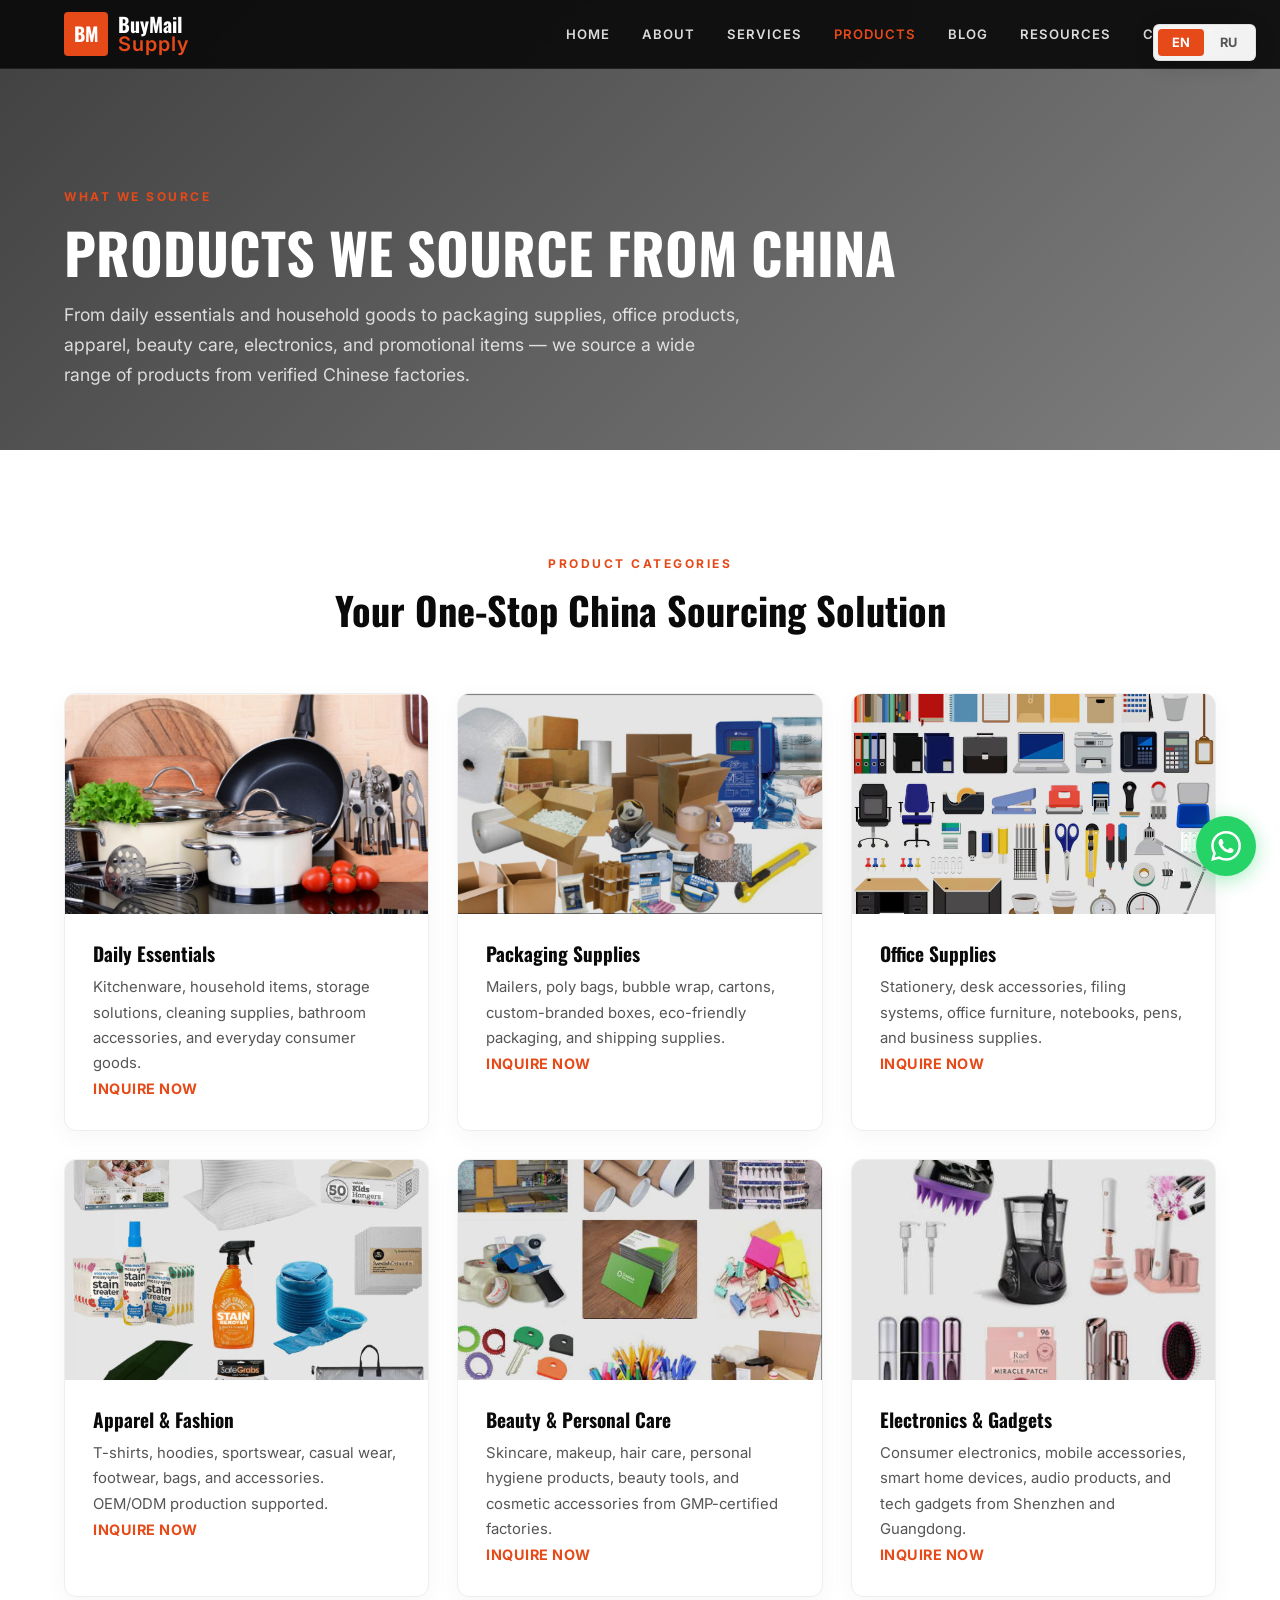
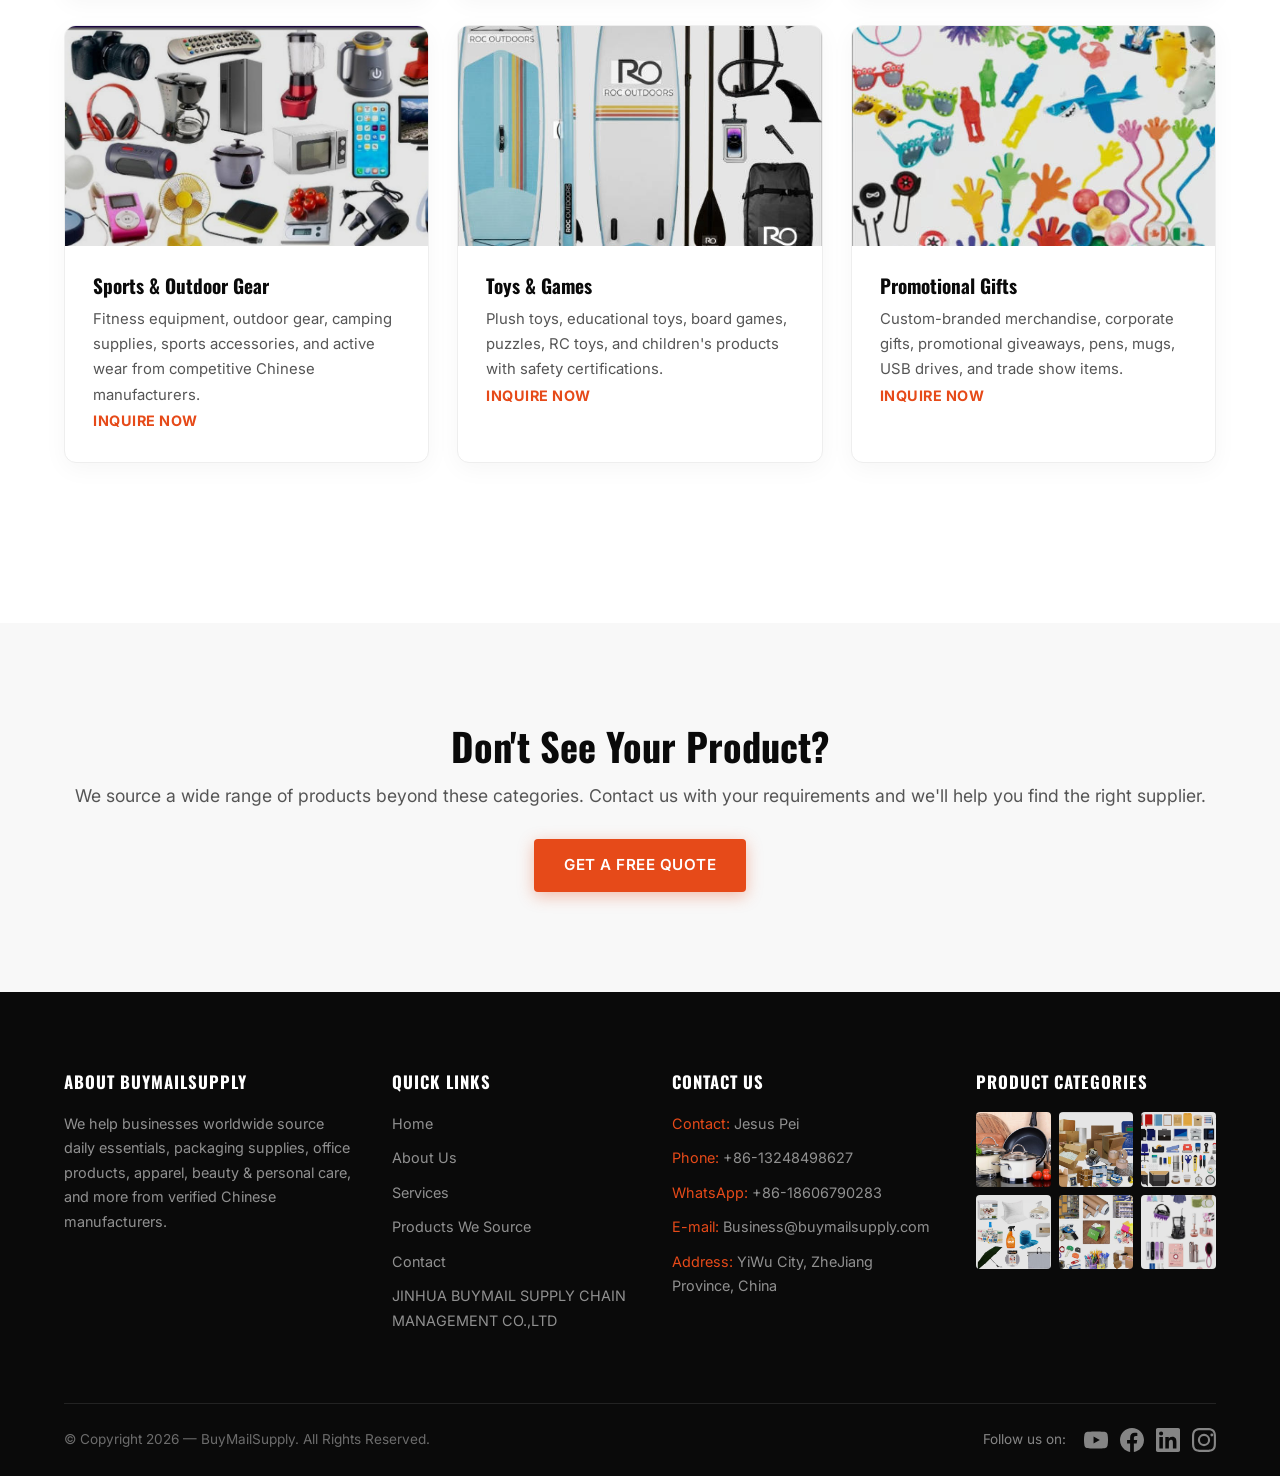
<file: products.html>
<!DOCTYPE html>
<html lang="en">
<head>
  <meta charset="UTF-8">
  <meta name="viewport" content="width=device-width, initial-scale=1.0">
  <title data-en="Products We Source from China | Daily Essentials, Packaging, Apparel & More" data-ru="Товары из Китая | Повседневные товары, упаковка, одежда и другое">Products We Source from China | Daily Essentials, Packaging, Apparel & More</title>
  <meta name="description" data-en="BuyMailSupply sources daily essentials, packaging supplies, office products, apparel, beauty & personal care, electronics, toys, and promotional gifts from China. Browse our product categories." data-ru="BuyMailSupply закупает товары повседневного спроса, упаковку, офисные товары, одежду, косметику, электронику, игрушки и рекламные подарки из Китая. Ознакомьтесь с категориями.">
  <link rel="stylesheet" href="css/style.css">
  <link rel="preconnect" href="https://fonts.googleapis.com">
  <link rel="preconnect" href="https://fonts.gstatic.com" crossorigin>
  <link href="https://fonts.googleapis.com/css2?family=Inter:wght@400;500;600;700&family=Oswald:wght@500;600;700&display=swap" rel="stylesheet">
</head>
<body>

  <div class="lang-switcher" id="langSwitcher">
    <button class="lang-btn active" data-lang="en">EN</button>
    <button class="lang-btn" data-lang="ru">RU</button>
  </div>

  <nav class="navbar scrolled" id="navbar">
    <div class="container nav-inner">
      <a href="index.html" class="logo">
        <span class="logo-mark">BM</span>
        <span class="logo-text">
          <span class="logo-name">BuyMail</span>
          <span class="logo-tagline">Supply</span>
        </span>
      </a>
      <ul class="nav-links" id="navLinks">
        <li><a href="index.html" data-en="HOME" data-ru="ГЛАВНАЯ">HOME</a></li>
        <li><a href="about.html" data-en="ABOUT" data-ru="О НАС">ABOUT</a></li>
        <li><a href="services.html" data-en="SERVICES" data-ru="УСЛУГИ">SERVICES</a></li>
        <li><a href="products.html" data-en="PRODUCTS" data-ru="ТОВАРЫ">PRODUCTS</a></li>
        <li><a href="blog.html" data-en="BLOG" data-ru="БЛОГ">BLOG</a></li>
        <li><a href="resources.html" data-en="RESOURCES" data-ru="РЕСУРСЫ">RESOURCES</a></li>
        <li><a href="contact.html" data-en="CONTACT" data-ru="КОНТАКТЫ">CONTACT</a></li>
      </ul>
      <button class="mobile-toggle" id="mobileToggle" aria-label="Toggle menu">
        <span></span><span></span><span></span>
      </button>
    </div>
  </nav>

  <header class="page-hero">
    <div class="page-hero-bg" style="background-image:url('https://images.unsplash.com/photo-1553413077-190dd305871c?auto=format&fit=crop&w=1920&q=80')"></div>
    <div class="page-hero-overlay"></div>
    <div class="container page-hero-inner">
      <span class="section-tag" data-en="WHAT WE SOURCE" data-ru="ЧТО МЫ ЗАКУПАЕМ">WHAT WE SOURCE</span>
      <h1 data-en="Products We Source from China" data-ru="Товары, которые мы закупаем в Китае">Products We Source from China</h1>
      <p data-en="From daily essentials and household goods to packaging supplies, office products, apparel, beauty care, electronics, and promotional items — we source a wide range of products from verified Chinese factories." data-ru="От товаров повседневного спроса и товаров для дома до упаковки, офисных товаров, одежды, косметики, электроники и рекламной продукции — мы закупаем широкий спектр товаров у проверенных китайских фабрик."></p>
    </div>
  </header>

  <!-- ===== All Product Categories ===== -->
  <section class="page-section">
    <div class="container">
      <div class="section-head reveal">
        <span class="section-tag" data-en="PRODUCT CATEGORIES" data-ru="КАТЕГОРИИ ТОВАРОВ">PRODUCT CATEGORIES</span>
        <h2 data-en="Your One-Stop China Sourcing Solution" data-ru="Ваш универсальный центр закупок в Китае">Your One-Stop China Sourcing Solution</h2>
      </div>

      <div class="products-grid reveal" style="margin-bottom:60px;">
        <div class="prod-card">
          <div class="prod-img" style="background-image:url('images/1.jpg')"></div>
          <div class="prod-body">
            <h3 data-en="Daily Essentials" data-ru="Товары повседневного спроса">Daily Essentials</h3>
            <p data-en="Kitchenware, household items, storage solutions, cleaning supplies, bathroom accessories, and everyday consumer goods." data-ru="Кухонная утварь, товары для дома, решения для хранения, чистящие средства, аксессуары для ванной и потребительские товары."></p>
            <a href="contact.html" class="w-link" data-en="Inquire Now" data-ru="Запросить">Inquire Now</a>
          </div>
        </div>
        <div class="prod-card">
          <div class="prod-img" style="background-image:url('images/2.jpg')"></div>
          <div class="prod-body">
            <h3 data-en="Packaging Supplies" data-ru="Упаковочные материалы">Packaging Supplies</h3>
            <p data-en="Mailers, poly bags, bubble wrap, cartons, custom-branded boxes, eco-friendly packaging, and shipping supplies." data-ru="Почтовые пакеты, полиэтиленовые мешки, воздушно-пузырьковая плёнка, коробки, фирменная упаковка, экологичная упаковка."></p>
            <a href="contact.html" class="w-link" data-en="Inquire Now" data-ru="Запросить">Inquire Now</a>
          </div>
        </div>
        <div class="prod-card">
          <div class="prod-img" style="background-image:url('images/3.jpg')"></div>
          <div class="prod-body">
            <h3 data-en="Office Supplies" data-ru="Офисные товары">Office Supplies</h3>
            <p data-en="Stationery, desk accessories, filing systems, office furniture, notebooks, pens, and business supplies." data-ru="Канцелярия, настольные аксессуары, системы хранения, офисная мебель, блокноты, ручки и бизнес-принадлежности."></p>
            <a href="contact.html" class="w-link" data-en="Inquire Now" data-ru="Запросить">Inquire Now</a>
          </div>
        </div>
        <div class="prod-card">
          <div class="prod-img" style="background-image:url('images/4.jpg')"></div>
          <div class="prod-body">
            <h3 data-en="Apparel & Fashion" data-ru="Одежда и мода">Apparel & Fashion</h3>
            <p data-en="T-shirts, hoodies, sportswear, casual wear, footwear, bags, and accessories. OEM/ODM production supported." data-ru="Футболки, худи, спортивная одежда, повседневная одежда, обувь, сумки и аксессуары. Поддерживается OEM/ODM."></p>
            <a href="contact.html" class="w-link" data-en="Inquire Now" data-ru="Запросить">Inquire Now</a>
          </div>
        </div>
        <div class="prod-card">
          <div class="prod-img" style="background-image:url('images/5.jpg')"></div>
          <div class="prod-body">
            <h3 data-en="Beauty & Personal Care" data-ru="Косметика и уход">Beauty & Personal Care</h3>
            <p data-en="Skincare, makeup, hair care, personal hygiene products, beauty tools, and cosmetic accessories from GMP-certified factories." data-ru="Уход за кожей, макияж, уход за волосами, средства гигиены, бьюти-инструменты и косметика от сертифицированных GMP фабрик."></p>
            <a href="contact.html" class="w-link" data-en="Inquire Now" data-ru="Запросить">Inquire Now</a>
          </div>
        </div>
        <div class="prod-card">
          <div class="prod-img" style="background-image:url('images/6.jpg')"></div>
          <div class="prod-body">
            <h3 data-en="Electronics & Gadgets" data-ru="Электроника и гаджеты">Electronics & Gadgets</h3>
            <p data-en="Consumer electronics, mobile accessories, smart home devices, audio products, and tech gadgets from Shenzhen and Guangdong." data-ru="Бытовая электроника, мобильные аксессуары, устройства умного дома, аудиопродукция и гаджеты из Шэньчжэня и Гуандуна."></p>
            <a href="contact.html" class="w-link" data-en="Inquire Now" data-ru="Запросить">Inquire Now</a>
          </div>
        </div>
        <div class="prod-card">
          <div class="prod-img" style="background-image:url('images/7.jpg')"></div>
          <div class="prod-body">
            <h3 data-en="Sports & Outdoor Gear" data-ru="Спорт и outdoor">Sports & Outdoor Gear</h3>
            <p data-en="Fitness equipment, outdoor gear, camping supplies, sports accessories, and active wear from competitive Chinese manufacturers." data-ru="Фитнес-оборудование, outdoor снаряжение, товары для кемпинга, спортивные аксессуары и активная одежда от конкурентоспособных китайских производителей."></p>
            <a href="contact.html" class="w-link" data-en="Inquire Now" data-ru="Запросить">Inquire Now</a>
          </div>
        </div>
        <div class="prod-card">
          <div class="prod-img" style="background-image:url('images/8.jpg')"></div>
          <div class="prod-body">
            <h3 data-en="Toys & Games" data-ru="Игрушки и игры">Toys & Games</h3>
            <p data-en="Plush toys, educational toys, board games, puzzles, RC toys, and children's products with safety certifications." data-ru="Мягкие игрушки, развивающие игрушки, настольные игры, пазлы, радиоуправляемые игрушки и детские товары с сертификатами безопасности."></p>
            <a href="contact.html" class="w-link" data-en="Inquire Now" data-ru="Запросить">Inquire Now</a>
          </div>
        </div>
        <div class="prod-card">
          <div class="prod-img" style="background-image:url('images/9.jpg')"></div>
          <div class="prod-body">
            <h3 data-en="Promotional Gifts" data-ru="Рекламные подарки">Promotional Gifts</h3>
            <p data-en="Custom-branded merchandise, corporate gifts, promotional giveaways, pens, mugs, USB drives, and trade show items." data-ru="Брендированная продукция, корпоративные подарки, рекламные сувениры, ручки, кружки, USB-накопители и выставочные товары."></p>
            <a href="contact.html" class="w-link" data-en="Inquire Now" data-ru="Запросить">Inquire Now</a>
          </div>
        </div>
      </div>
    </div>
  </section>

  <!-- ===== CTA ===== -->
  <section class="page-section gray" style="text-align:center;">
    <div class="container">
      <h2 data-en="Don't See Your Product?" data-ru="Не нашли ваш товар?" style="margin-bottom:12px;">Don't See Your Product?</h2>
      <p data-en="We source a wide range of products beyond these categories. Contact us with your requirements and we'll help you find the right supplier." data-ru="Мы закупаем широкий спектр товаров за пределами этих категорий. Свяжитесь с нами, и мы поможем найти подходящего поставщика." style="margin-bottom:28px;color:#555;font-size:1.1rem;">We source a wide range of products beyond these categories. Contact us with your requirements and we'll help you find the right supplier.</p>
      <a href="contact.html" class="btn btn-primary" data-en="Get a Free Quote" data-ru="Бесплатный расчёт">Get a Free Quote</a>
    </div>
  </section>

  <!-- ===== Footer ===== -->
  <footer class="footer">
    <div class="container">
      <div class="footer-grid">
        <div class="footer-col">
          <h4 data-en="About BuyMailSupply" data-ru="О BuyMailSupply">About BuyMailSupply</h4>
          <p data-en="We help businesses worldwide source daily essentials, packaging supplies, office products, apparel, beauty & personal care, and more from verified Chinese manufacturers." data-ru="Мы помогаем компаниям по всему миру закупать товары повседневного спроса, упаковку, офисные товары, одежду, косметику и многое другое у проверенных китайских производителей."></p>
        </div>
        <div class="footer-col">
          <h4 data-en="Quick Links" data-ru="Быстрые ссылки">Quick Links</h4>
          <p><a href="index.html" data-en="Home" data-ru="Главная">Home</a></p>
          <p><a href="about.html" data-en="About Us" data-ru="О нас">About Us</a></p>
          <p><a href="services.html" data-en="Services" data-ru="Услуги">Services</a></p>
          <p><a href="products.html" data-en="Products We Source" data-ru="Товары">Products We Source</a></p>
          <p><a href="contact.html" data-en="Contact" data-ru="Контакты">Contact</a></p>
        <p class="footer-legal" data-en="JINHUA BUYMAIL SUPPLY CHAIN MANAGEMENT CO.,LTD" data-ru="JINHUA BUYMAIL SUPPLY CHAIN MANAGEMENT CO.,LTD">JINHUA BUYMAIL SUPPLY CHAIN MANAGEMENT CO.,LTD</p>
          </div>
        <div class="footer-col">
          <h4 data-en="Contact Us" data-ru="Контакты">Contact Us</h4>
          <p><span data-en="Contact:" data-ru="Контакт:">Contact:</span> Jesus Pei</p>
          <p><span data-en="Phone:" data-ru="Тел:">Phone:</span> +86-13248498627</p>
          <p><span>WhatsApp:</span> +86-18606790283</p>
          <p><span>E-mail:</span> Business@buymailsupply.com</p>
          <p><span data-en="Address:" data-ru="Адрес:">Address:</span> YiWu City, ZheJiang Province, China</p>
        </div>
        <div class="footer-col">
          <h4 data-en="Product Categories" data-ru="Категории товаров">Product Categories</h4>
          <div class="product-grid">
            <div style="background-image:url('images/1.jpg')"></div>
            <div style="background-image:url('images/2.jpg')"></div>
            <div style="background-image:url('images/3.jpg')"></div>
            <div style="background-image:url('images/4.jpg')"></div>
            <div style="background-image:url('images/5.jpg')"></div>
            <div style="background-image:url('images/6.jpg')"></div>
          </div>
        </div>
      </div>
      <div class="footer-bottom">
        <p>&copy; Copyright 2026 &mdash; BuyMailSupply. All Rights Reserved.</p>
        <div class="socials">
          <span data-en="Follow us on:" data-ru="Следите за нами:">Follow us on:</span>
          <a href="#" aria-label="YouTube"><svg viewBox="0 0 24 24" fill="currentColor"><path d="M23.5 6.19a3.02 3.02 0 0 0-2.12-2.14C19.5 3.5 12 3.5 12 3.5s-7.5 0-9.38.55A3.02 3.02 0 0 0 .5 6.19 31.5 31.5 0 0 0 0 12a31.5 31.5 0 0 0 .5 5.81 3.02 3.02 0 0 0 2.12 2.14c1.88.55 9.38.55 9.38.55s7.5 0 9.38-.55a3.02 3.02 0 0 0 2.12-2.14A31.5 31.5 0 0 0 24 12a31.5 31.5 0 0 0-.5-5.81zM9.55 15.5V8.5l6.27 3.5-6.27 3.5z"/></svg></a>
          <a href="#" aria-label="Facebook"><svg viewBox="0 0 24 24" fill="currentColor"><path d="M24 12.07C24 5.41 18.63 0 12 0S0 5.41 0 12.07C0 18.1 4.39 23.1 10.12 24v-8.44H7.08v-3.49h3.04V9.41c0-3.02 1.79-4.7 4.53-4.7 1.31 0 2.68.24 2.68.24v2.97h-1.51c-1.49 0-1.95.93-1.95 1.89v2.26h3.33l-.53 3.49h-2.8V24C19.61 23.1 24 18.1 24 12.07z"/></svg></a>
          <a href="#" aria-label="LinkedIn"><svg viewBox="0 0 24 24" fill="currentColor"><path d="M20.45 20.45h-3.56v-5.57c0-1.33-.03-3.05-1.86-3.05-1.86 0-2.15 1.45-2.15 2.95v5.67H9.33V9h3.42v1.56h.05c.48-.9 1.64-1.86 3.37-1.86 3.6 0 4.27 2.37 4.27 5.45v6.3zM5.11 7.57a2.06 2.06 0 1 1 0-4.12 2.06 2.06 0 0 1 0 4.12zM6.89 20.45H3.33V9h3.56v11.45zM22.23 0H1.75C.78 0 0 .77 0 1.72v20.56C0 23.23.78 24 1.75 24h20.48c.97 0 1.77-.77 1.77-1.72V1.72C24 .77 23.2 0 22.23 0z"/></svg></a>
          <a href="#" aria-label="Instagram"><svg viewBox="0 0 24 24" fill="currentColor"><path d="M12 2.16c3.2 0 3.58.01 4.85.07 1.17.05 1.8.25 2.23.42.56.22.96.48 1.38.9.42.42.68.82.9 1.38.17.42.37 1.05.42 2.23.06 1.27.07 1.65.07 4.85s-.01 3.58-.07 4.85c-.05 1.17-.25 1.8-.42 2.23-.22.56-.48.96-.9 1.38-.42.42-.82.68-1.38.9-.42.17-1.05.37-2.23.42-1.27.06-1.65.07-4.85.07s-3.58-.01-4.85-.07c-1.17-.05-1.8-.25-2.23-.42a3.71 3.71 0 0 1-1.38-.9 3.71 3.71 0 0 1-.9-1.38c-.17-.42-.37-1.05-.42-2.23-.06-1.27-.07-1.65-.07-4.85s.01-3.58.07-4.85c.05-1.17.25-1.8.42-2.23.22-.56.48-.96.9-1.38.42-.42.82-.68 1.38-.9.42-.17 1.05-.37 2.23-.42C8.42 2.17 8.8 2.16 12 2.16M12 0C8.74 0 8.33.01 7.05.07 5.78.13 4.9.33 4.14.63c-.78.3-1.44.71-2.1 1.37A5.9 5.9 0 0 0 .63 4.14C.33 4.9.13 5.78.07 7.05.01 8.33 0 8.74 0 12s.01 3.67.07 4.95c.06 1.27.26 2.15.56 2.91.3.78.71 1.44 1.37 2.1a5.9 5.9 0 0 0 2.1 1.37c.76.3 1.64.5 2.91.56C8.33 23.99 8.74 24 12 24s3.67-.01 4.95-.07c1.27-.06 2.15-.26 2.91-.56.78-.3 1.44-.71 2.1-1.37a5.9 5.9 0 0 0 1.37-2.1c.3-.76.5-1.64.56-2.91.06-1.28.07-1.69.07-4.95s-.01-3.67-.07-4.95c-.06-1.27-.26-2.15-.56-2.91a5.9 5.9 0 0 0-1.37-2.1A5.9 5.9 0 0 0 19.86.63c-.76-.3-1.64-.5-2.91-.56C15.67.01 15.26 0 12 0zm0 5.84a6.16 6.16 0 1 0 0 12.32 6.16 6.16 0 0 0 0-12.32zM12 16a4 4 0 1 1 0-8 4 4 0 0 1 0 8zm7.85-10.4a1.44 1.44 0 1 0 0 2.88 1.44 1.44 0 0 0 0-2.88z"/></svg></a>
        </div>
      </div>
    </div>
  </footer>

  <a href="https://wa.me/8618606790283" target="_blank" rel="noopener" class="float-wa" aria-label="Chat on WhatsApp">
    <svg viewBox="0 0 24 24" fill="currentColor"><path d="M.057 24l1.687-6.163a11.867 11.867 0 0 1-1.587-5.946C.16 5.335 5.495 0 12.05 0a11.817 11.817 0 0 1 8.413 3.488 11.824 11.824 0 0 1 3.48 8.414c-.003 6.557-5.338 11.892-11.893 11.892a11.9 11.9 0 0 1-5.688-1.448L.057 24zm6.597-3.807c1.676.995 3.276 1.591 5.392 1.592 5.448 0 9.886-4.434 9.889-9.885.002-5.462-4.415-9.89-9.881-9.892-5.452 0-9.887 4.434-9.889 9.884-.001 2.225.651 3.891 1.746 5.634l-.999 3.648 3.742-.981zm11.387-5.464c-.074-.124-.272-.198-.57-.347-.297-.149-1.758-.868-2.031-.967-.272-.099-.47-.149-.669.149-.198.297-.768.967-.941 1.165-.173.198-.347.223-.644.074-.297-.149-1.255-.462-2.39-1.475-.883-.788-1.48-1.761-1.653-2.059-.173-.297-.018-.458.13-.606.134-.133.297-.347.446-.521.151-.172.2-.296.3-.495.099-.198.05-.372-.025-.521-.075-.148-.669-1.611-.916-2.206-.242-.579-.487-.501-.669-.51l-.57-.01c-.198 0-.52.074-.792.372s-1.04 1.016-1.04 2.479 1.065 2.876 1.213 3.074c.149.198 2.095 3.2 5.076 4.487.709.306 1.263.489 1.694.626.712.226 1.36.194 1.872.118.571-.085 1.758-.719 2.006-1.413.248-.695.248-1.29.173-1.414z"/></svg>
  </a>

  <button class="back-top" id="backTop" aria-label="Back to top">
    <svg viewBox="0 0 24 24" fill="none" stroke="currentColor" stroke-width="2.5"><path d="M12 19V5M5 12l7-7 7 7"/></svg>
  </button>

  <script src="js/main.js"></script>
</body>
</html>
</file>
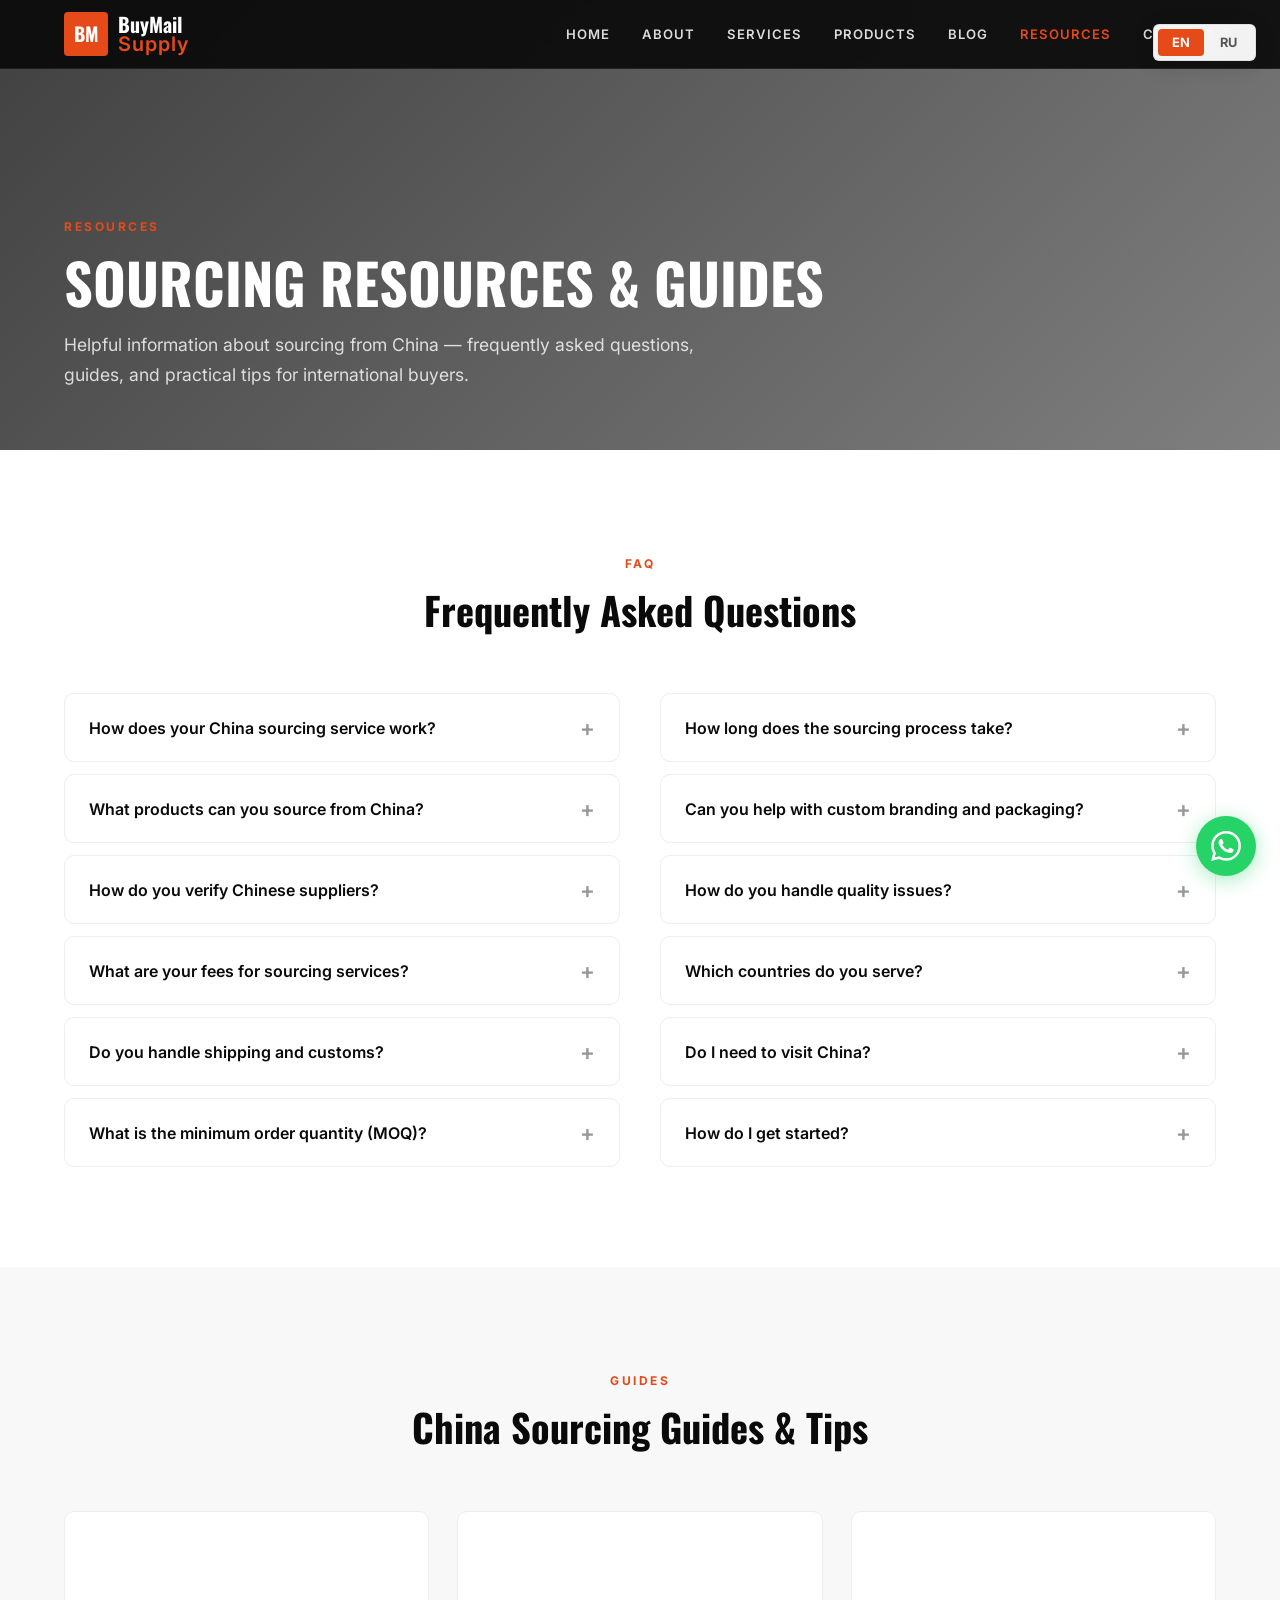
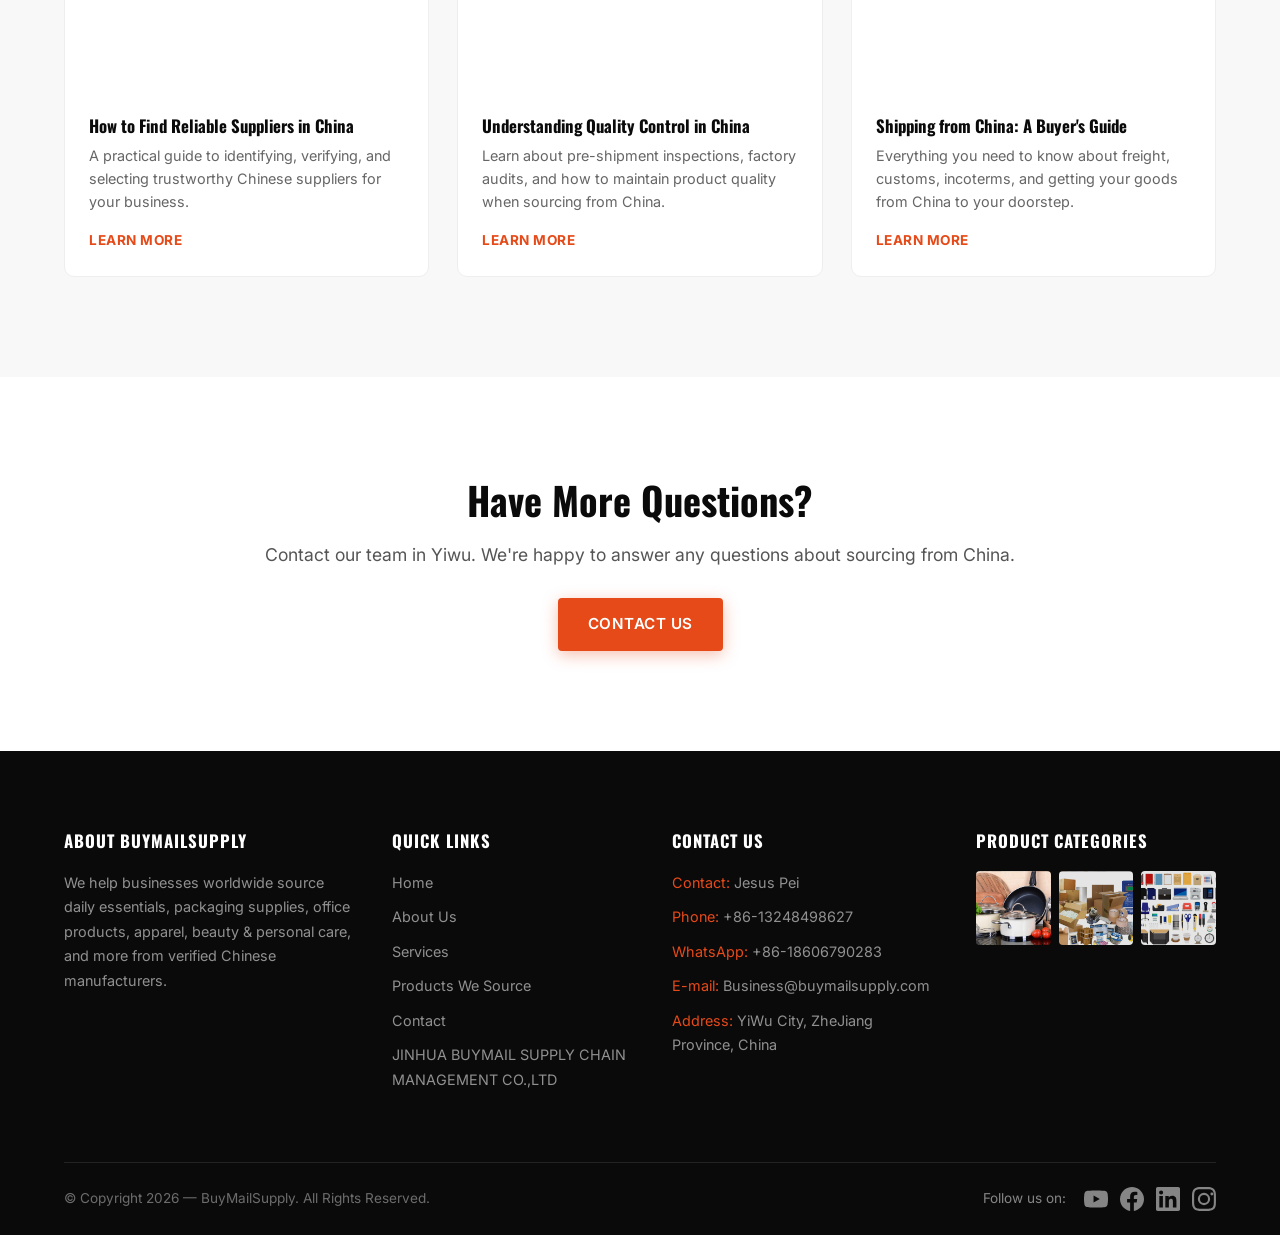
<file: resources.html>
<!DOCTYPE html>
<html lang="en">
<head>
  <meta charset="UTF-8">
  <meta name="viewport" content="width=device-width, initial-scale=1.0">
  <title data-en="Resources | China Sourcing Guides & FAQ" data-ru="Ресурсы | Руководства и FAQ по закупкам в Китае">Resources | China Sourcing Guides & FAQ</title>
  <meta name="description" data-en="China sourcing resources, FAQs, and guides from BuyMailSupply. Learn about sourcing from China, supplier verification, quality control, and more." data-ru="Ресурсы, FAQ и руководства по закупкам в Китае от BuyMailSupply. Узнайте о закупках в Китае, проверке поставщиков, контроле качества и многом другом.">
  <link rel="stylesheet" href="css/style.css">
  <link rel="preconnect" href="https://fonts.googleapis.com">
  <link rel="preconnect" href="https://fonts.gstatic.com" crossorigin>
  <link href="https://fonts.googleapis.com/css2?family=Inter:wght@400;500;600;700&family=Oswald:wght@500;600;700&display=swap" rel="stylesheet">
</head>
<body>

  <div class="lang-switcher" id="langSwitcher">
    <button class="lang-btn active" data-lang="en">EN</button>
    <button class="lang-btn" data-lang="ru">RU</button>
  </div>

  <nav class="navbar scrolled" id="navbar">
    <div class="container nav-inner">
      <a href="index.html" class="logo">
        <span class="logo-mark">BM</span>
        <span class="logo-text">
          <span class="logo-name">BuyMail</span>
          <span class="logo-tagline">Supply</span>
        </span>
      </a>
      <ul class="nav-links" id="navLinks">
        <li><a href="index.html" data-en="HOME" data-ru="ГЛАВНАЯ">HOME</a></li>
        <li><a href="about.html" data-en="ABOUT" data-ru="О НАС">ABOUT</a></li>
        <li><a href="services.html" data-en="SERVICES" data-ru="УСЛУГИ">SERVICES</a></li>
        <li><a href="products.html" data-en="PRODUCTS" data-ru="ТОВАРЫ">PRODUCTS</a></li>
        <li><a href="blog.html" data-en="BLOG" data-ru="БЛОГ">BLOG</a></li>
        <li><a href="resources.html" data-en="RESOURCES" data-ru="РЕСУРСЫ">RESOURCES</a></li>
        <li><a href="contact.html" data-en="CONTACT" data-ru="КОНТАКТЫ">CONTACT</a></li>
      </ul>
      <button class="mobile-toggle" id="mobileToggle" aria-label="Toggle menu">
        <span></span><span></span><span></span>
      </button>
    </div>
  </nav>

  <header class="page-hero">
    <div class="page-hero-bg" style="background-image:url('https://images.unsplash.com/photo-1454165804606-c3d57bc86b40?auto=format&fit=crop&w=1920&q=80')"></div>
    <div class="page-hero-overlay"></div>
    <div class="container page-hero-inner">
      <span class="section-tag" data-en="RESOURCES" data-ru="РЕСУРСЫ">RESOURCES</span>
      <h1 data-en="Sourcing Resources & Guides" data-ru="Ресурсы и руководства по закупкам">Sourcing Resources & Guides</h1>
      <p data-en="Helpful information about sourcing from China — frequently asked questions, guides, and practical tips for international buyers." data-ru="Полезная информация о закупках в Китае — часто задаваемые вопросы, руководства и практические советы для международных покупателей."></p>
    </div>
  </header>

  <!-- ===== FAQ Section ===== -->
  <section class="page-section">
    <div class="container">
      <div class="section-head reveal">
        <span class="section-tag" data-en="FAQ" data-ru="ЧАВО">FAQ</span>
        <h2 data-en="Frequently Asked Questions" data-ru="Часто задаваемые вопросы">Frequently Asked Questions</h2>
      </div>
      <div class="resources-grid reveal">
        <div class="faq-list">
          <div class="faq-item">
            <button class="faq-q" data-en="How does your China sourcing service work?" data-ru="Как работает ваш сервис закупок в Китае?">How does your China sourcing service work?</button>
            <div class="faq-a"><p data-en="We start by understanding your product requirements — what you need, quantity, target market, and budget. We then search for and verify suitable Chinese suppliers, arrange samples, negotiate pricing, oversee quality control, and coordinate shipping. We act as your local partner in Yiwu throughout the entire process." data-ru="Мы начинаем с понимания ваших требований к продукту — что вам нужно, количество, целевой рынок и бюджет. Затем мы ищем и проверяем подходящих китайских поставщиков, организуем образцы, ведём переговоры о ценах, контролируем качество и координируем доставку. Мы действуем как ваш местный партнёр в Иу на протяжении всего процесса."></p></div>
          </div>
          <div class="faq-item">
            <button class="faq-q" data-en="What products can you source from China?" data-ru="Какие товары вы можете закупать в Китае?">What products can you source from China?</button>
            <div class="faq-a"><p data-en="We source a wide range including daily essentials, household items, packaging supplies, office products, apparel & fashion, beauty & personal care, electronics, toys, promotional gifts, and more. If you have a specific product in mind, contact us and we'll let you know if we can help." data-ru="Мы закупаем широкий спектр товаров, включая товары повседневного спроса, упаковку, офисные товары, одежду и моду, косметику, электронику, игрушки, рекламные подарки и многое другое. Если у вас есть конкретный продукт, свяжитесь с нами."></p></div>
          </div>
          <div class="faq-item">
            <button class="faq-q" data-en="How do you verify Chinese suppliers?" data-ru="Как вы проверяете китайских поставщиков?">How do you verify Chinese suppliers?</button>
            <div class="faq-a"><p data-en="We check business licenses, production capabilities, quality certifications, export history, and factory conditions. We visit factories in person when possible, review samples, and assess communication reliability before recommending a supplier to you." data-ru="Мы проверяем бизнес-лицензии, производственные мощности, сертификаты качества, историю экспорта и состояние фабрик. Мы лично посещаем фабрики, когда это возможно, проверяем образцы и оцениваем надёжность коммуникации перед тем, как рекомендовать поставщика."></p></div>
          </div>
          <div class="faq-item">
            <button class="faq-q" data-en="What are your fees for sourcing services?" data-ru="Каковы ваши расценки на услуги закупок?">What are your fees for sourcing services?</button>
            <div class="faq-a"><p data-en="Our fees depend on the scope of work — product complexity, order volume, and services required. We offer flexible pricing models including per-project fees and commission-based arrangements. Contact us with your project details for a custom quote." data-ru="Наши расценки зависят от объёма работы — сложности продукта, объёма заказа и необходимых услуг. Мы предлагаем гибкие модели ценообразования, включая оплату за проект и комиссионные. Свяжитесь с нами для индивидуального расчёта."></p></div>
          </div>
          <div class="faq-item">
            <button class="faq-q" data-en="Do you handle shipping and customs?" data-ru="Занимаетесь ли вы доставкой и таможней?">Do you handle shipping and customs?</button>
            <div class="faq-a"><p data-en="Yes, we help coordinate shipping — from factory to your destination. This includes freight forwarding, export documentation, and customs clearance support. We work with reliable logistics partners to ensure your goods arrive safely and on time." data-ru="Да, мы помогаем координировать доставку — от фабрики до пункта назначения. Это включает экспедирование, экспортную документацию и поддержку таможенной очистки. Мы работаем с надёжными логистическими партнёрами."></p></div>
          </div>
          <div class="faq-item">
            <button class="faq-q" data-en="What is the minimum order quantity (MOQ)?" data-ru="Каков минимальный объём заказа (MOQ)?">What is the minimum order quantity (MOQ)?</button>
            <div class="faq-a"><p data-en="MOQ varies by product and supplier. Some products can be sourced with relatively low quantities, while others require larger orders. We help find suppliers that match your order volume — whether you need a small trial order or container loads." data-ru="MOQ зависит от продукта и поставщика. Некоторые товары можно закупать с относительно низкими объёмами, в то время как другие требуют больших заказов. Мы помогаем найти поставщиков, соответствующих вашему объёму заказа."></p></div>
          </div>
        </div>
        <div class="faq-list">
          <div class="faq-item">
            <button class="faq-q" data-en="How long does the sourcing process take?" data-ru="Сколько времени занимает процесс закупок?">How long does the sourcing process take?</button>
            <div class="faq-a"><p data-en="Supplier search typically takes 1-2 weeks. Sample coordination adds 1-3 weeks depending on product complexity and shipping. Full production timelines vary by product and order size. We provide a clear timeline estimate after understanding your requirements." data-ru="Поиск поставщиков обычно занимает 1-2 недели. Координация образцов добавляет 1-3 недели в зависимости от сложности продукта и доставки. Полные сроки производства зависят от продукта и размера заказа."></p></div>
          </div>
          <div class="faq-item">
            <button class="faq-q" data-en="Can you help with custom branding and packaging?" data-ru="Можете ли вы помочь с индивидуальным брендингом и упаковкой?">Can you help with custom branding and packaging?</button>
            <div class="faq-a"><p data-en="Yes, we assist with OEM/ODM projects including custom logos, branded packaging, private labeling, and customized product specifications. We help communicate your branding requirements clearly to Chinese factories." data-ru="Да, мы помогаем с проектами OEM/ODM, включая индивидуальные логотипы, брендированную упаковку, private label и индивидуальные спецификации продуктов. Мы помогаем чётко донести ваши требования по брендингу до китайских фабрик."></p></div>
          </div>
          <div class="faq-item">
            <button class="faq-q" data-en="How do you handle quality issues?" data-ru="Как вы решаете проблемы с качеством?">How do you handle quality issues?</button>
            <div class="faq-a"><p data-en="We conduct pre-shipment inspections to catch issues before goods leave China. If quality problems are found, we work with the supplier on your behalf to resolve them — whether through rework, replacement, or compensation. Our goal is to protect your interests throughout." data-ru="Мы проводим предотгрузочные инспекции, чтобы выявить проблемы до отправки товаров из Китая. Если обнаружены проблемы с качеством, мы работаем с поставщиком от вашего имени для их решения — через доработку, замену или компенсацию."></p></div>
          </div>
          <div class="faq-item">
            <button class="faq-q" data-en="Which countries do you serve?" data-ru="С какими странами вы работаете?">Which countries do you serve?</button>
            <div class="faq-a"><p data-en="We serve clients worldwide — including the UK, Europe, Russia, CIS countries, North America, Australia, and the Middle East. We communicate in English and Russian and can arrange shipping to most international destinations." data-ru="Мы обслуживаем клиентов по всему миру — включая Великобританию, Европу, Россию, страны СНГ, Северную Америку, Австралию и Ближний Восток. Мы общаемся на английском и русском языках и можем организовать доставку в большинство стран."></p></div>
          </div>
          <div class="faq-item">
            <button class="faq-q" data-en="Do I need to visit China?" data-ru="Нужно ли мне посещать Китай?">Do I need to visit China?</button>
            <div class="faq-a"><p data-en="No, you don't need to visit China. We handle everything on the ground in Yiwu on your behalf — from supplier meetings and factory visits to quality checks and shipping. If you do want to visit, we can also help coordinate your trip and supplier meetings." data-ru="Нет, вам не нужно посещать Китай. Мы решаем всё на месте в Иу от вашего имени — от встреч с поставщиками и посещений фабрик до проверок качества и доставки. Если вы хотите посетить, мы также можем помочь организовать поездку и встречи."></p></div>
          </div>
          <div class="faq-item">
            <button class="faq-q" data-en="How do I get started?" data-ru="Как мне начать?">How do I get started?</button>
            <div class="faq-a"><p data-en="Simply contact us with your product details, quantity, target market, and any specifications or reference images. We'll review your requirements and get back to you with a proposal and next steps. You can reach us via the contact form, WhatsApp, or email." data-ru="Просто свяжитесь с нами, указав детали продукта, количество, целевой рынок и любые спецификации или референсные изображения. Мы рассмотрим ваши требования и ответим с предложением и следующими шагами. Напишите через форму, WhatsApp или email."></p></div>
          </div>
        </div>
      </div>
    </div>
  </section>

  <!-- ===== Sourcing Guides ===== -->
  <section class="page-section gray">
    <div class="container">
      <div class="section-head reveal">
        <span class="section-tag" data-en="GUIDES" data-ru="РУКОВОДСТВА">GUIDES</span>
        <h2 data-en="China Sourcing Guides & Tips" data-ru="Руководства и советы по закупкам в Китае">China Sourcing Guides & Tips</h2>
      </div>
      <div class="wholesale-grid reveal">
        <div class="article-card">
          <div class="article-img" style="background-image:url('https://images.unsplash.com/photo-1553413077-190dd305871c?auto=format&fit=crop&w=600&q=80')"></div>
          <div class="article-body">
            <h4 data-en="How to Find Reliable Suppliers in China" data-ru="Как найти надёжных поставщиков в Китае">How to Find Reliable Suppliers in China</h4>
            <p data-en="A practical guide to identifying, verifying, and selecting trustworthy Chinese suppliers for your business." data-ru="Практическое руководство по выявлению, проверке и выбору надёжных китайских поставщиков для вашего бизнеса."></p>
            <a href="contact.html" class="w-link" data-en="Learn More" data-ru="Узнать больше">Learn More</a>
          </div>
        </div>
        <div class="article-card">
          <div class="article-img" style="background-image:url('https://images.unsplash.com/photo-1454165804606-c3d57bc86b40?auto=format&fit=crop&w=600&q=80')"></div>
          <div class="article-body">
            <h4 data-en="Understanding Quality Control in China" data-ru="Понимание контроля качества в Китае">Understanding Quality Control in China</h4>
            <p data-en="Learn about pre-shipment inspections, factory audits, and how to maintain product quality when sourcing from China." data-ru="Узнайте о предотгрузочных инспекциях, аудитах фабрик и о том, как поддерживать качество продукции при закупках в Китае."></p>
            <a href="contact.html" class="w-link" data-en="Learn More" data-ru="Узнать больше">Learn More</a>
          </div>
        </div>
        <div class="article-card">
          <div class="article-img" style="background-image:url('https://images.unsplash.com/photo-1436491865332-7a61a109cc05?auto=format&fit=crop&w=600&q=80')"></div>
          <div class="article-body">
            <h4 data-en="Shipping from China: A Buyer's Guide" data-ru="Доставка из Китая: руководство покупателя">Shipping from China: A Buyer's Guide</h4>
            <p data-en="Everything you need to know about freight, customs, incoterms, and getting your goods from China to your doorstep." data-ru="Всё, что нужно знать о грузоперевозках, таможне, инкотермс и доставке товаров из Китая к вашему порогу."></p>
            <a href="contact.html" class="w-link" data-en="Learn More" data-ru="Узнать больше">Learn More</a>
          </div>
        </div>
      </div>
    </div>
  </section>

  <!-- ===== CTA ===== -->
  <section class="page-section" style="text-align:center;">
    <div class="container">
      <h2 data-en="Have More Questions?" data-ru="Есть ещё вопросы?" style="margin-bottom:16px;">Have More Questions?</h2>
      <p data-en="Contact our team in Yiwu. We're happy to answer any questions about sourcing from China." data-ru="Свяжитесь с нашей командой в Иу. Мы рады ответить на любые вопросы о закупках в Китае." style="margin-bottom:28px;color:#555;font-size:1.1rem;">Contact our team in Yiwu. We're happy to answer any questions about sourcing from China.</p>
      <a href="contact.html" class="btn btn-primary" data-en="Contact Us" data-ru="Связаться с нами">Contact Us</a>
    </div>
  </section>

  <!-- ===== Footer ===== -->
  <footer class="footer">
    <div class="container">
      <div class="footer-grid">
        <div class="footer-col">
          <h4 data-en="About BuyMailSupply" data-ru="О BuyMailSupply">About BuyMailSupply</h4>
          <p data-en="We help businesses worldwide source daily essentials, packaging supplies, office products, apparel, beauty & personal care, and more from verified Chinese manufacturers." data-ru="Мы помогаем компаниям по всему миру закупать товары повседневного спроса, упаковку, офисные товары, одежду, косметику и многое другое у проверенных китайских производителей."></p>
        </div>
        <div class="footer-col">
          <h4 data-en="Quick Links" data-ru="Быстрые ссылки">Quick Links</h4>
          <p><a href="index.html" data-en="Home" data-ru="Главная">Home</a></p>
          <p><a href="about.html" data-en="About Us" data-ru="О нас">About Us</a></p>
          <p><a href="services.html" data-en="Services" data-ru="Услуги">Services</a></p>
          <p><a href="products.html" data-en="Products We Source" data-ru="Товары">Products We Source</a></p>
          <p><a href="contact.html" data-en="Contact" data-ru="Контакты">Contact</a></p>
        <p class="footer-legal" data-en="JINHUA BUYMAIL SUPPLY CHAIN MANAGEMENT CO.,LTD" data-ru="JINHUA BUYMAIL SUPPLY CHAIN MANAGEMENT CO.,LTD">JINHUA BUYMAIL SUPPLY CHAIN MANAGEMENT CO.,LTD</p>
          </div>
        <div class="footer-col">
          <h4 data-en="Contact Us" data-ru="Контакты">Contact Us</h4>
          <p><span data-en="Contact:" data-ru="Контакт:">Contact:</span> Jesus Pei</p>
          <p><span data-en="Phone:" data-ru="Тел:">Phone:</span> +86-13248498627</p>
          <p><span>WhatsApp:</span> +86-18606790283</p>
          <p><span>E-mail:</span> Business@buymailsupply.com</p>
          <p><span data-en="Address:" data-ru="Адрес:">Address:</span> YiWu City, ZheJiang Province, China</p>
        </div>
        <div class="footer-col">
          <h4 data-en="Product Categories" data-ru="Категории товаров">Product Categories</h4>
          <div class="product-grid">
            <div style="background-image:url('images/1.jpg')"></div>
            <div style="background-image:url('images/2.jpg')"></div>
            <div style="background-image:url('images/3.jpg')"></div>
          </div>
        </div>
      </div>
      <div class="footer-bottom">
        <p>&copy; Copyright 2026 &mdash; BuyMailSupply. All Rights Reserved.</p>
        <div class="socials">
          <span data-en="Follow us on:" data-ru="Следите за нами:">Follow us on:</span>
          <a href="#" aria-label="YouTube"><svg viewBox="0 0 24 24" fill="currentColor"><path d="M23.5 6.19a3.02 3.02 0 0 0-2.12-2.14C19.5 3.5 12 3.5 12 3.5s-7.5 0-9.38.55A3.02 3.02 0 0 0 .5 6.19 31.5 31.5 0 0 0 0 12a31.5 31.5 0 0 0 .5 5.81 3.02 3.02 0 0 0 2.12 2.14c1.88.55 9.38.55 9.38.55s7.5 0 9.38-.55a3.02 3.02 0 0 0 2.12-2.14A31.5 31.5 0 0 0 24 12a31.5 31.5 0 0 0-.5-5.81zM9.55 15.5V8.5l6.27 3.5-6.27 3.5z"/></svg></a>
          <a href="#" aria-label="Facebook"><svg viewBox="0 0 24 24" fill="currentColor"><path d="M24 12.07C24 5.41 18.63 0 12 0S0 5.41 0 12.07C0 18.1 4.39 23.1 10.12 24v-8.44H7.08v-3.49h3.04V9.41c0-3.02 1.79-4.7 4.53-4.7 1.31 0 2.68.24 2.68.24v2.97h-1.51c-1.49 0-1.95.93-1.95 1.89v2.26h3.33l-.53 3.49h-2.8V24C19.61 23.1 24 18.1 24 12.07z"/></svg></a>
          <a href="#" aria-label="LinkedIn"><svg viewBox="0 0 24 24" fill="currentColor"><path d="M20.45 20.45h-3.56v-5.57c0-1.33-.03-3.05-1.86-3.05-1.86 0-2.15 1.45-2.15 2.95v5.67H9.33V9h3.42v1.56h.05c.48-.9 1.64-1.86 3.37-1.86 3.6 0 4.27 2.37 4.27 5.45v6.3zM5.11 7.57a2.06 2.06 0 1 1 0-4.12 2.06 2.06 0 0 1 0 4.12zM6.89 20.45H3.33V9h3.56v11.45zM22.23 0H1.75C.78 0 0 .77 0 1.72v20.56C0 23.23.78 24 1.75 24h20.48c.97 0 1.77-.77 1.77-1.72V1.72C24 .77 23.2 0 22.23 0z"/></svg></a>
          <a href="#" aria-label="Instagram"><svg viewBox="0 0 24 24" fill="currentColor"><path d="M12 2.16c3.2 0 3.58.01 4.85.07 1.17.05 1.8.25 2.23.42.56.22.96.48 1.38.9.42.42.68.82.9 1.38.17.42.37 1.05.42 2.23.06 1.27.07 1.65.07 4.85s-.01 3.58-.07 4.85c-.05 1.17-.25 1.8-.42 2.23-.22.56-.48.96-.9 1.38-.42.42-.82.68-1.38.9-.42.17-1.05.37-2.23.42-1.27.06-1.65.07-4.85.07s-3.58-.01-4.85-.07c-1.17-.05-1.8-.25-2.23-.42a3.71 3.71 0 0 1-1.38-.9 3.71 3.71 0 0 1-.9-1.38c-.17-.42-.37-1.05-.42-2.23-.06-1.27-.07-1.65-.07-4.85s.01-3.58.07-4.85c.05-1.17.25-1.8.42-2.23.22-.56.48-.96.9-1.38.42-.42.82-.68 1.38-.9.42-.17 1.05-.37 2.23-.42C8.42 2.17 8.8 2.16 12 2.16M12 0C8.74 0 8.33.01 7.05.07 5.78.13 4.9.33 4.14.63c-.78.3-1.44.71-2.1 1.37A5.9 5.9 0 0 0 .63 4.14C.33 4.9.13 5.78.07 7.05.01 8.33 0 8.74 0 12s.01 3.67.07 4.95c.06 1.27.26 2.15.56 2.91.3.78.71 1.44 1.37 2.1a5.9 5.9 0 0 0 2.1 1.37c.76.3 1.64.5 2.91.56C8.33 23.99 8.74 24 12 24s3.67-.01 4.95-.07c1.27-.06 2.15-.26 2.91-.56.78-.3 1.44-.71 2.1-1.37a5.9 5.9 0 0 0 1.37-2.1c.3-.76.5-1.64.56-2.91.06-1.28.07-1.69.07-4.95s-.01-3.67-.07-4.95c-.06-1.27-.26-2.15-.56-2.91a5.9 5.9 0 0 0-1.37-2.1A5.9 5.9 0 0 0 19.86.63c-.76-.3-1.64-.5-2.91-.56C15.67.01 15.26 0 12 0zm0 5.84a6.16 6.16 0 1 0 0 12.32 6.16 6.16 0 0 0 0-12.32zM12 16a4 4 0 1 1 0-8 4 4 0 0 1 0 8zm7.85-10.4a1.44 1.44 0 1 0 0 2.88 1.44 1.44 0 0 0 0-2.88z"/></svg></a>
        </div>
      </div>
    </div>
  </footer>

  <a href="https://wa.me/8618606790283" target="_blank" rel="noopener" class="float-wa" aria-label="Chat on WhatsApp">
    <svg viewBox="0 0 24 24" fill="currentColor"><path d="M.057 24l1.687-6.163a11.867 11.867 0 0 1-1.587-5.946C.16 5.335 5.495 0 12.05 0a11.817 11.817 0 0 1 8.413 3.488 11.824 11.824 0 0 1 3.48 8.414c-.003 6.557-5.338 11.892-11.893 11.892a11.9 11.9 0 0 1-5.688-1.448L.057 24zm6.597-3.807c1.676.995 3.276 1.591 5.392 1.592 5.448 0 9.886-4.434 9.889-9.885.002-5.462-4.415-9.89-9.881-9.892-5.452 0-9.887 4.434-9.889 9.884-.001 2.225.651 3.891 1.746 5.634l-.999 3.648 3.742-.981zm11.387-5.464c-.074-.124-.272-.198-.57-.347-.297-.149-1.758-.868-2.031-.967-.272-.099-.47-.149-.669.149-.198.297-.768.967-.941 1.165-.173.198-.347.223-.644.074-.297-.149-1.255-.462-2.39-1.475-.883-.788-1.48-1.761-1.653-2.059-.173-.297-.018-.458.13-.606.134-.133.297-.347.446-.521.151-.172.2-.296.3-.495.099-.198.05-.372-.025-.521-.075-.148-.669-1.611-.916-2.206-.242-.579-.487-.501-.669-.51l-.57-.01c-.198 0-.52.074-.792.372s-1.04 1.016-1.04 2.479 1.065 2.876 1.213 3.074c.149.198 2.095 3.2 5.076 4.487.709.306 1.263.489 1.694.626.712.226 1.36.194 1.872.118.571-.085 1.758-.719 2.006-1.413.248-.695.248-1.29.173-1.414z"/></svg>
  </a>

  <button class="back-top" id="backTop" aria-label="Back to top">
    <svg viewBox="0 0 24 24" fill="none" stroke="currentColor" stroke-width="2.5"><path d="M12 19V5M5 12l7-7 7 7"/></svg>
  </button>

  <script src="js/main.js"></script>
</body>
</html>
</file>
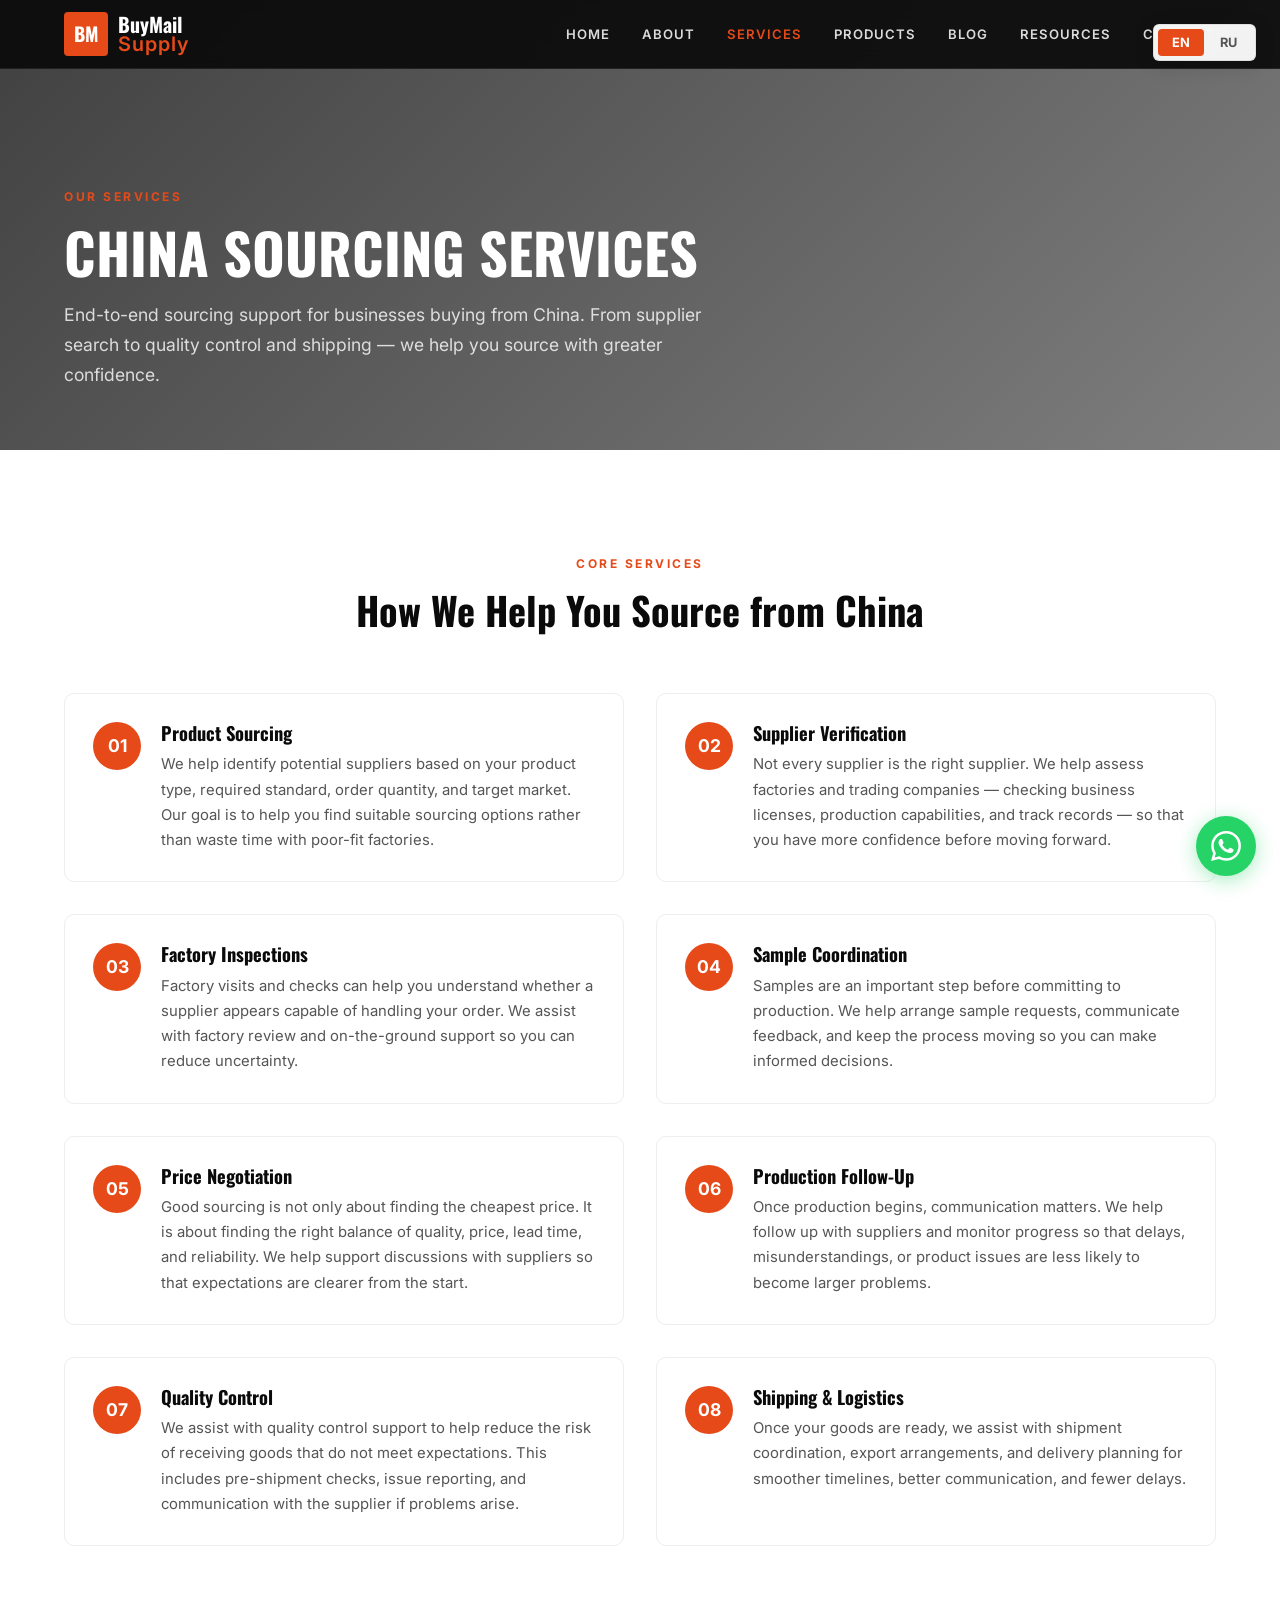
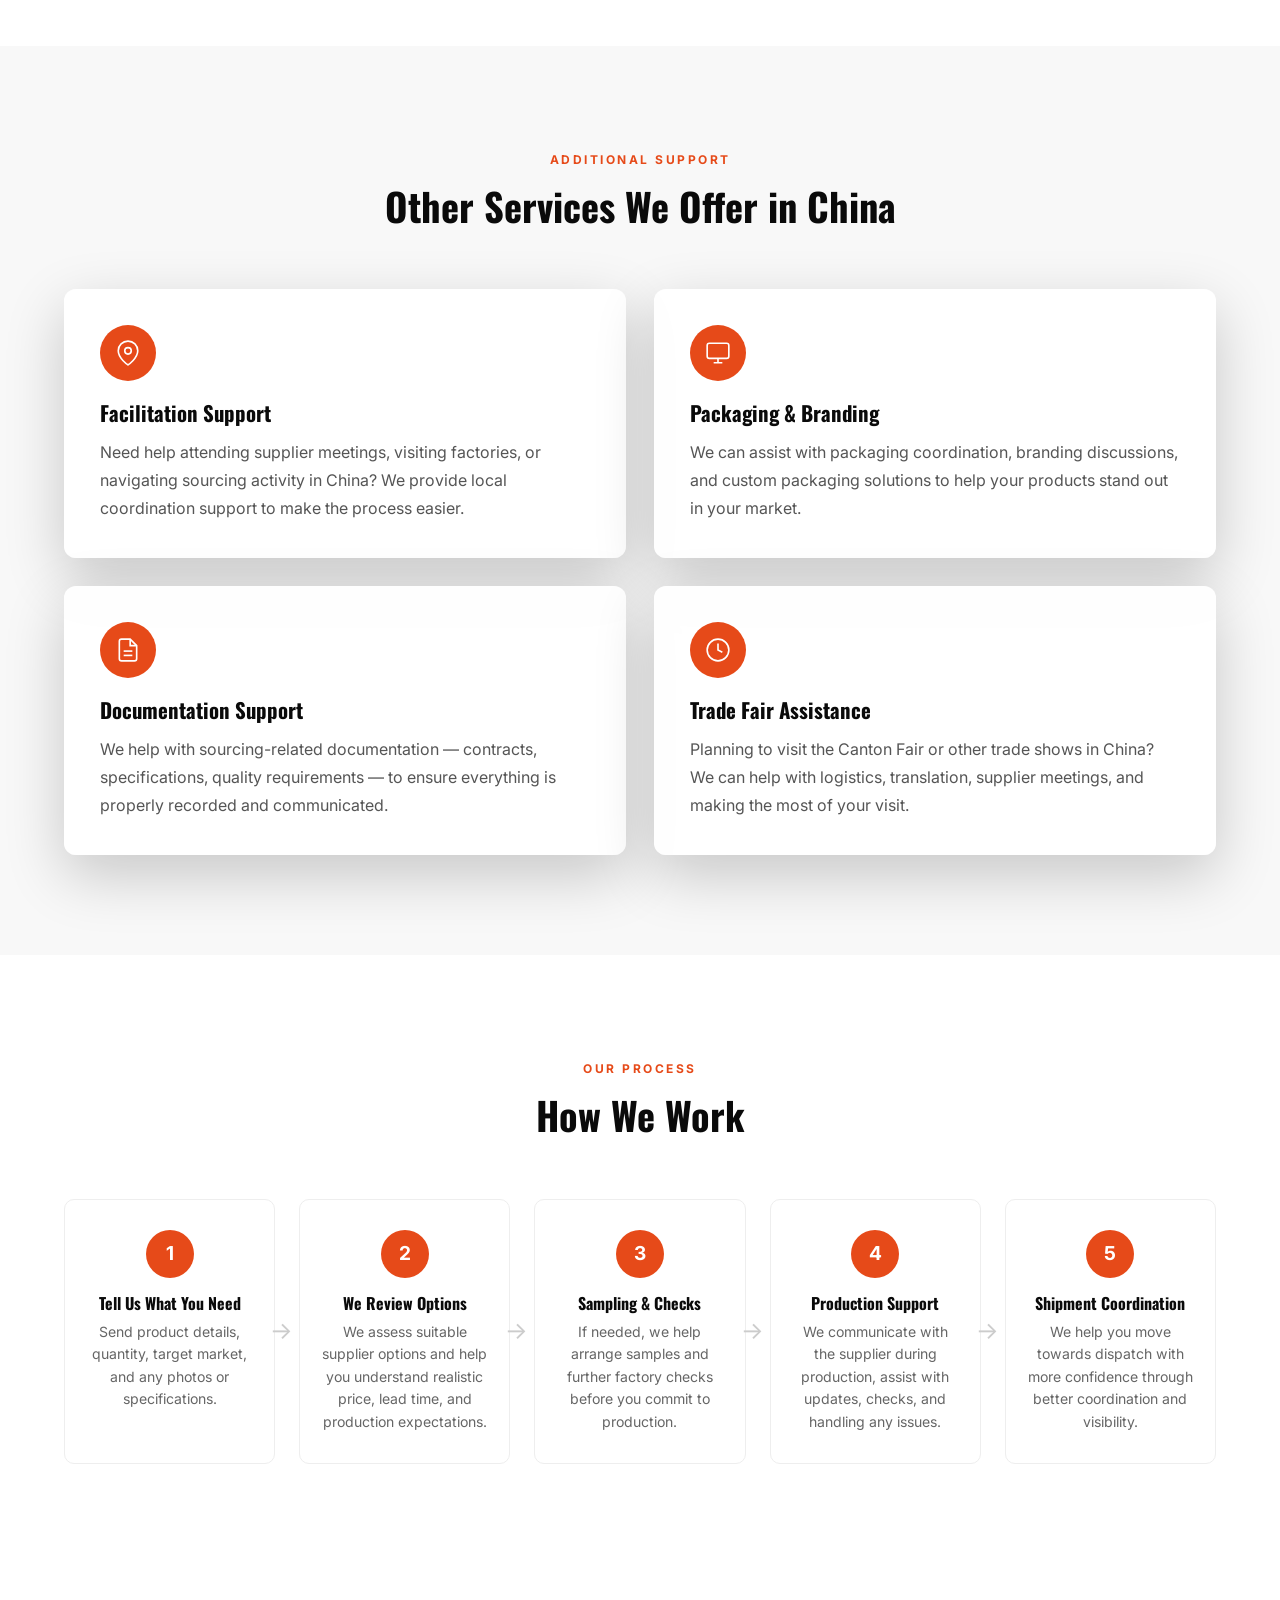
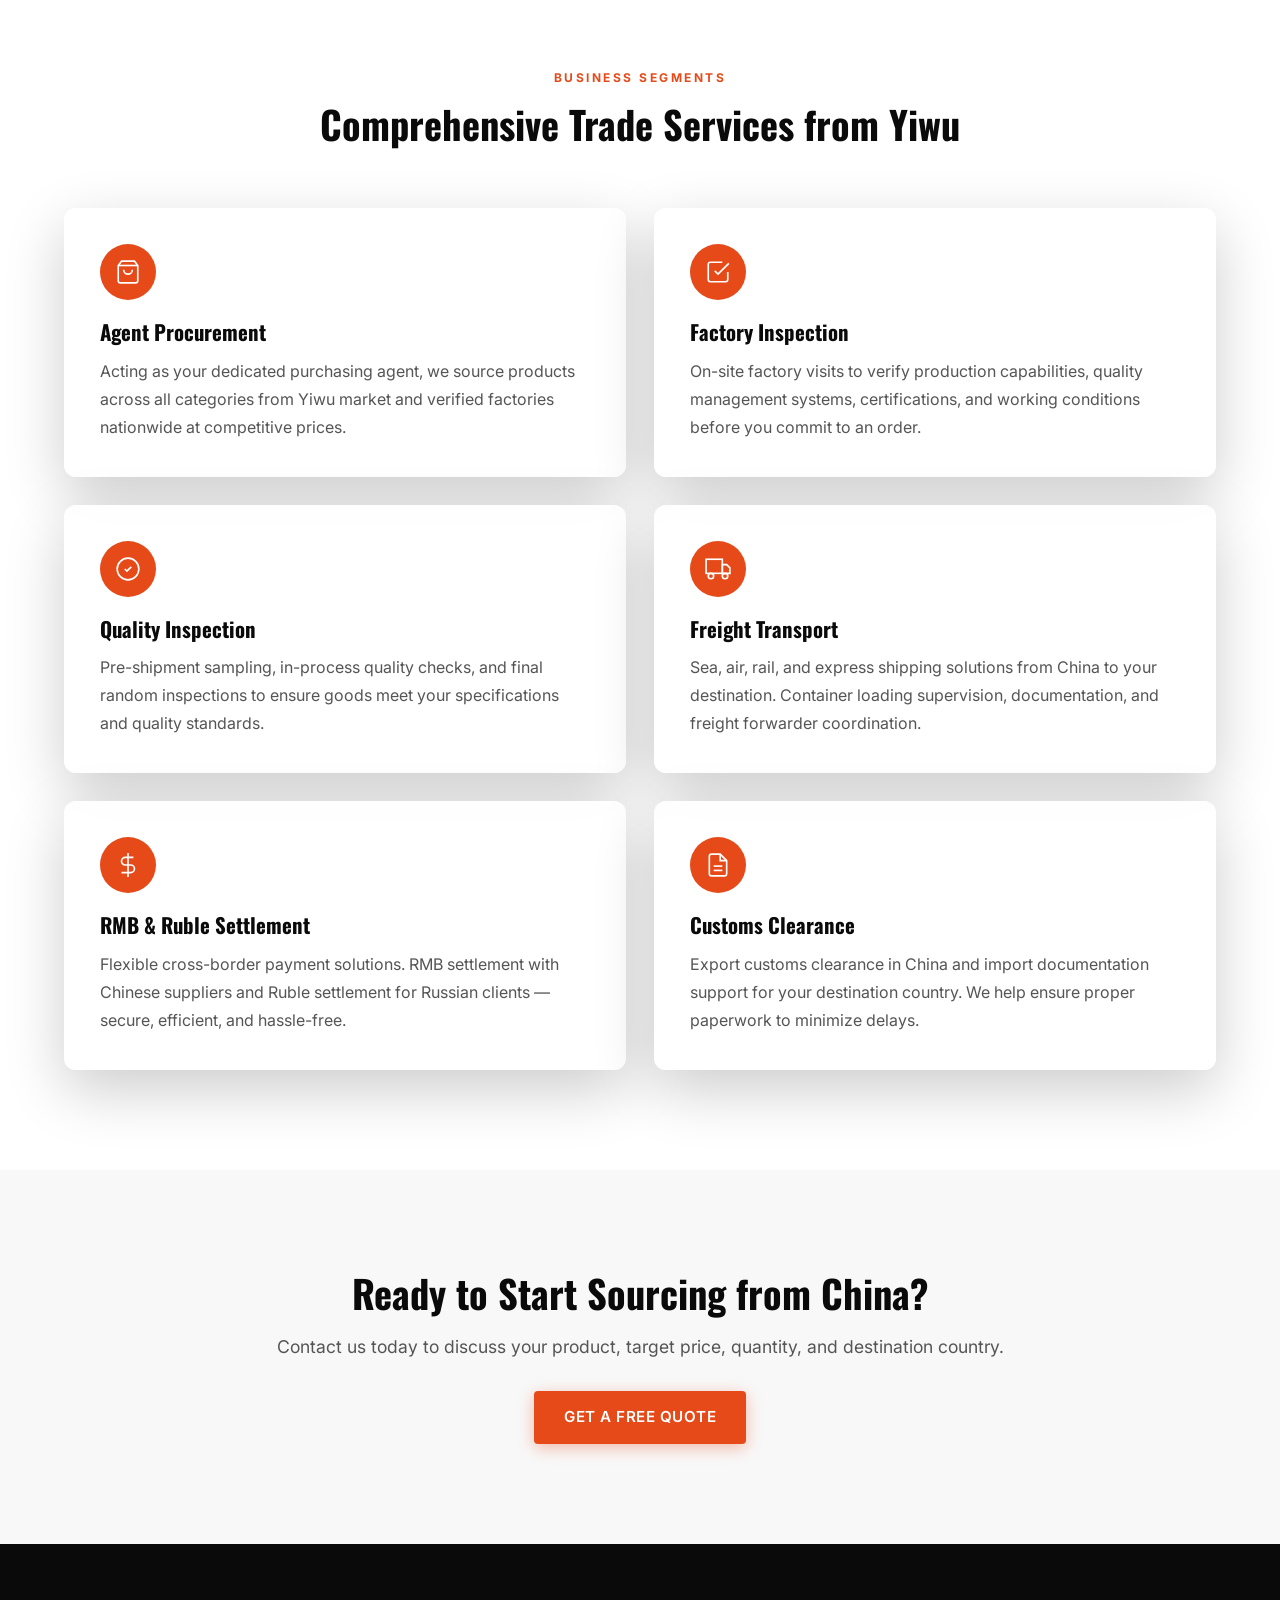
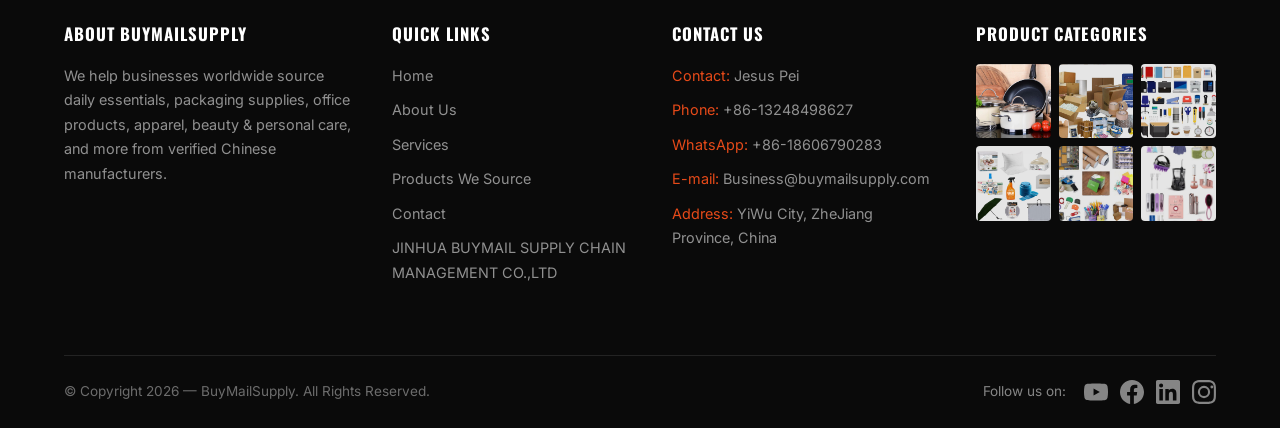
<file: services.html>
<!DOCTYPE html>
<html lang="en">
<head>
  <meta charset="UTF-8">
  <meta name="viewport" content="width=device-width, initial-scale=1.0">
  <title data-en="China Sourcing Services | Supplier Search, QC & Logistics" data-ru="Услуги закупок в Китае | Поиск поставщиков, контроль качества и логистика">China Sourcing Services | Supplier Search, QC & Logistics</title>
  <meta name="description" data-en="BuyMailSupply provides practical sourcing support — agent procurement, factory inspection, quality control, freight, RMB/Ruble settlement, and customs clearance from Yiwu, China." data-ru="BuyMailSupply предоставляет практическую поддержку закупок — поиск поставщиков, инспекции фабрик, контроль качества, ценовые переговоры и координацию доставки из Гуанчжоу, Китай.">
  <link rel="stylesheet" href="css/style.css">
  <link rel="preconnect" href="https://fonts.googleapis.com">
  <link rel="preconnect" href="https://fonts.gstatic.com" crossorigin>
  <link href="https://fonts.googleapis.com/css2?family=Inter:wght@400;500;600;700&family=Oswald:wght@500;600;700&display=swap" rel="stylesheet">
</head>
<body>

  <div class="lang-switcher" id="langSwitcher">
    <button class="lang-btn active" data-lang="en">EN</button>
    <button class="lang-btn" data-lang="ru">RU</button>
  </div>

  <nav class="navbar scrolled" id="navbar">
    <div class="container nav-inner">
      <a href="index.html" class="logo">
        <span class="logo-mark">BM</span>
        <span class="logo-text">
          <span class="logo-name">BuyMail</span>
          <span class="logo-tagline">Supply</span>
        </span>
      </a>
      <ul class="nav-links" id="navLinks">
        <li><a href="index.html" data-en="HOME" data-ru="ГЛАВНАЯ">HOME</a></li>
        <li><a href="about.html" data-en="ABOUT" data-ru="О НАС">ABOUT</a></li>
        <li><a href="services.html" data-en="SERVICES" data-ru="УСЛУГИ">SERVICES</a></li>
        <li><a href="products.html" data-en="PRODUCTS" data-ru="ТОВАРЫ">PRODUCTS</a></li>
        <li><a href="blog.html" data-en="BLOG" data-ru="БЛОГ">BLOG</a></li>
        <li><a href="resources.html" data-en="RESOURCES" data-ru="РЕСУРСЫ">RESOURCES</a></li>
        <li><a href="contact.html" data-en="CONTACT" data-ru="КОНТАКТЫ">CONTACT</a></li>
      </ul>
      <button class="mobile-toggle" id="mobileToggle" aria-label="Toggle menu">
        <span></span><span></span><span></span>
      </button>
    </div>
  </nav>

  <header class="page-hero">
    <div class="page-hero-bg" style="background-image:url('https://images.unsplash.com/photo-1581091226825-a6a2a5aee158?auto=format&fit=crop&w=1920&q=80')"></div>
    <div class="page-hero-overlay"></div>
    <div class="container page-hero-inner">
      <span class="section-tag" data-en="OUR SERVICES" data-ru="НАШИ УСЛУГИ">OUR SERVICES</span>
      <h1 data-en="China Sourcing Services" data-ru="Услуги закупок в Китае">China Sourcing Services</h1>
      <p data-en="End-to-end sourcing support for businesses buying from China. From supplier search to quality control and shipping — we help you source with greater confidence." data-ru="Полная поддержка закупок для бизнеса, закупающего в Китае. От поиска поставщиков до контроля качества и доставки — мы помогаем закупать с большей уверенностью."></p>
    </div>
  </header>

  <!-- ===== Core Services ===== -->
  <section class="page-section">
    <div class="container">
      <div class="section-head reveal">
        <span class="section-tag" data-en="CORE SERVICES" data-ru="ОСНОВНЫЕ УСЛУГИ">CORE SERVICES</span>
        <h2 data-en="How We Help You Source from China" data-ru="Как мы помогаем закупать в Китае">How We Help You Source from China</h2>
      </div>
      <div class="services-list reveal">
        <div class="svc-item">
          <div class="svc-num">01</div>
          <div class="svc-body">
            <h3 data-en="Product Sourcing" data-ru="Поиск товаров">Product Sourcing</h3>
            <p data-en="We help identify potential suppliers based on your product type, required standard, order quantity, and target market. Our goal is to help you find suitable sourcing options rather than waste time with poor-fit factories." data-ru="Мы помогаем определить потенциальных поставщиков на основе типа вашего продукта, требуемого стандарта, объёма заказа и целевого рынка. Наша цель — помочь вам найти подходящие варианты закупок, а не тратить время на неподходящие фабрики."></p>
          </div>
        </div>
        <div class="svc-item">
          <div class="svc-num">02</div>
          <div class="svc-body">
            <h3 data-en="Supplier Verification" data-ru="Проверка поставщиков">Supplier Verification</h3>
            <p data-en="Not every supplier is the right supplier. We help assess factories and trading companies — checking business licenses, production capabilities, and track records — so that you have more confidence before moving forward." data-ru="Не каждый поставщик — правильный поставщик. Мы помогаем оценивать фабрики и торговые компании — проверяя бизнес-лицензии, производственные мощности и историю — чтобы вы были уверены перед следующим шагом."></p>
          </div>
        </div>
        <div class="svc-item">
          <div class="svc-num">03</div>
          <div class="svc-body">
            <h3 data-en="Factory Inspections" data-ru="Инспекции фабрик">Factory Inspections</h3>
            <p data-en="Factory visits and checks can help you understand whether a supplier appears capable of handling your order. We assist with factory review and on-the-ground support so you can reduce uncertainty." data-ru="Посещения и проверки фабрик помогают понять, способен ли поставщик выполнить ваш заказ. Мы помогаем с обзором фабрики и поддержкой на месте, чтобы снизить неопределённость."></p>
          </div>
        </div>
        <div class="svc-item">
          <div class="svc-num">04</div>
          <div class="svc-body">
            <h3 data-en="Sample Coordination" data-ru="Координация образцов">Sample Coordination</h3>
            <p data-en="Samples are an important step before committing to production. We help arrange sample requests, communicate feedback, and keep the process moving so you can make informed decisions." data-ru="Образцы — важный шаг перед запуском производства. Мы помогаем организовать запросы образцов, передать обратную связь и поддерживать процесс, чтобы вы могли принимать обоснованные решения."></p>
          </div>
        </div>
        <div class="svc-item">
          <div class="svc-num">05</div>
          <div class="svc-body">
            <h3 data-en="Price Negotiation" data-ru="Ценовые переговоры">Price Negotiation</h3>
            <p data-en="Good sourcing is not only about finding the cheapest price. It is about finding the right balance of quality, price, lead time, and reliability. We help support discussions with suppliers so that expectations are clearer from the start." data-ru="Хорошие закупки — это не только поиск самой низкой цены. Это поиск правильного баланса качества, цены, сроков и надёжности. Мы помогаем вести переговоры с поставщиками, чтобы ожидания были ясны с самого начала."></p>
          </div>
        </div>
        <div class="svc-item">
          <div class="svc-num">06</div>
          <div class="svc-body">
            <h3 data-en="Production Follow-Up" data-ru="Контроль производства">Production Follow-Up</h3>
            <p data-en="Once production begins, communication matters. We help follow up with suppliers and monitor progress so that delays, misunderstandings, or product issues are less likely to become larger problems." data-ru="Как только начинается производство, коммуникация имеет значение. Мы помогаем отслеживать прогресс с поставщиками, чтобы задержки, недоразумения или проблемы с продукцией не перерастали в крупные проблемы."></p>
          </div>
        </div>
        <div class="svc-item">
          <div class="svc-num">07</div>
          <div class="svc-body">
            <h3 data-en="Quality Control" data-ru="Контроль качества">Quality Control</h3>
            <p data-en="We assist with quality control support to help reduce the risk of receiving goods that do not meet expectations. This includes pre-shipment checks, issue reporting, and communication with the supplier if problems arise." data-ru="Мы оказываем поддержку по контролю качества, чтобы снизить риск получения товаров, не соответствующих ожиданиям. Это включает предотгрузочные проверки, отчёты о проблемах и коммуникацию с поставщиком при возникновении проблем."></p>
          </div>
        </div>
        <div class="svc-item">
          <div class="svc-num">08</div>
          <div class="svc-body">
            <h3 data-en="Shipping & Logistics" data-ru="Доставка и логистика">Shipping & Logistics</h3>
            <p data-en="Once your goods are ready, we assist with shipment coordination, export arrangements, and delivery planning for smoother timelines, better communication, and fewer delays." data-ru="Когда ваши товары готовы, мы помогаем с координацией отгрузки, экспортным оформлением и планированием доставки для более гладких сроков, лучшей коммуникации и меньшего количества задержек."></p>
          </div>
        </div>
      </div>
    </div>
  </section>

  <!-- ===== Additional Services ===== -->
  <section class="page-section gray">
    <div class="container">
      <div class="section-head reveal">
        <span class="section-tag" data-en="ADDITIONAL SUPPORT" data-ru="ДОПОЛНИТЕЛЬНАЯ ПОДДЕРЖКА">ADDITIONAL SUPPORT</span>
        <h2 data-en="Other Services We Offer in China" data-ru="Другие услуги в Китае">Other Services We Offer in China</h2>
      </div>
      <div class="other-grid reveal">
        <div class="os-card">
          <div class="os-icon"><svg viewBox="0 0 24 24" fill="none" stroke="currentColor" stroke-width="1.5"><path d="M21 10c0 7-9 13-9 13s-9-6-9-13a9 9 0 0 1 18 0z"/><circle cx="12" cy="10" r="3"/></svg></div>
          <h3 data-en="Facilitation Support" data-ru="Поддержка на месте">Facilitation Support</h3>
          <p data-en="Need help attending supplier meetings, visiting factories, or navigating sourcing activity in China? We provide local coordination support to make the process easier." data-ru="Нужна помощь в посещении встреч с поставщиками, визитах на фабрики или навигации по закупочной деятельности в Китае? Мы предоставляем местную координационную поддержку."></p>
        </div>
        <div class="os-card">
          <div class="os-icon"><svg viewBox="0 0 24 24" fill="none" stroke="currentColor" stroke-width="1.5"><rect x="2" y="3" width="20" height="14" rx="2"/><path d="M8 21h8M12 17v4"/></svg></div>
          <h3 data-en="Packaging & Branding" data-ru="Упаковка и брендинг">Packaging & Branding</h3>
          <p data-en="We can assist with packaging coordination, branding discussions, and custom packaging solutions to help your products stand out in your market." data-ru="Мы можем помочь с координацией упаковки, обсуждением брендинга и индивидуальными упаковочными решениями, чтобы ваши продукты выделялись на рынке."></p>
        </div>
        <div class="os-card">
          <div class="os-icon"><svg viewBox="0 0 24 24" fill="none" stroke="currentColor" stroke-width="1.5"><path d="M14 2H6a2 2 0 0 0-2 2v16a2 2 0 0 0 2 2h12a2 2 0 0 0 2-2V8z"/><polyline points="14 2 14 8 20 8"/><line x1="16" y1="13" x2="8" y2="13"/><line x1="16" y1="17" x2="8" y2="17"/></svg></div>
          <h3 data-en="Documentation Support" data-ru="Поддержка документации">Documentation Support</h3>
          <p data-en="We help with sourcing-related documentation — contracts, specifications, quality requirements — to ensure everything is properly recorded and communicated." data-ru="Мы помогаем с документацией по закупкам — контракты, спецификации, требования к качеству — чтобы всё было правильно зафиксировано и передано."></p>
        </div>
        <div class="os-card">
          <div class="os-icon"><svg viewBox="0 0 24 24" fill="none" stroke="currentColor" stroke-width="1.5"><circle cx="12" cy="12" r="10"/><polyline points="12 6 12 12 16 14"/></svg></div>
          <h3 data-en="Trade Fair Assistance" data-ru="Помощь на выставках">Trade Fair Assistance</h3>
          <p data-en="Planning to visit the Canton Fair or other trade shows in China? We can help with logistics, translation, supplier meetings, and making the most of your visit." data-ru="Планируете посетить Кантонскую ярмарку или другие выставки в Китае? Мы можем помочь с логистикой, переводом, встречами с поставщиками и максимальной эффективностью вашего визита."></p>
        </div>
      </div>
    </div>
  </section>

  <!-- ===== How We Work ===== -->
  <section class="page-section">
    <div class="container">
      <div class="section-head reveal">
        <span class="section-tag" data-en="OUR PROCESS" data-ru="НАШ ПРОЦЕСС">OUR PROCESS</span>
        <h2 data-en="How We Work" data-ru="Как мы работаем">How We Work</h2>
      </div>
      <div class="process-grid reveal">
        <div class="p-step">
          <div class="p-step-num">1</div>
          <h4 data-en="Tell Us What You Need" data-ru="Расскажите, что вам нужно">Tell Us What You Need</h4>
          <p data-en="Send product details, quantity, target market, and any photos or specifications." data-ru="Отправьте детали продукта, количество, целевой рынок и любые фото или спецификации."></p>
          <span class="p-step-arrow">&#8594;</span>
        </div>
        <div class="p-step">
          <div class="p-step-num">2</div>
          <h4 data-en="We Review Options" data-ru="Мы анализируем варианты">We Review Options</h4>
          <p data-en="We assess suitable supplier options and help you understand realistic price, lead time, and production expectations." data-ru="Мы оцениваем подходящие варианты поставщиков и помогаем понять реалистичные цены, сроки и ожидания."></p>
          <span class="p-step-arrow">&#8594;</span>
        </div>
        <div class="p-step">
          <div class="p-step-num">3</div>
          <h4 data-en="Sampling & Checks" data-ru="Образцы и проверки">Sampling & Checks</h4>
          <p data-en="If needed, we help arrange samples and further factory checks before you commit to production." data-ru="При необходимости мы помогаем организовать образцы и дополнительные проверки фабрики до запуска производства."></p>
          <span class="p-step-arrow">&#8594;</span>
        </div>
        <div class="p-step">
          <div class="p-step-num">4</div>
          <h4 data-en="Production Support" data-ru="Поддержка производства">Production Support</h4>
          <p data-en="We communicate with the supplier during production, assist with updates, checks, and handling any issues." data-ru="Мы общаемся с поставщиком во время производства, помогаем с обновлениями, проверками и решением проблем."></p>
          <span class="p-step-arrow">&#8594;</span>
        </div>
        <div class="p-step">
          <div class="p-step-num">5</div>
          <h4 data-en="Shipment Coordination" data-ru="Координация отгрузки">Shipment Coordination</h4>
          <p data-en="We help you move towards dispatch with more confidence through better coordination and visibility." data-ru="Мы помогаем вам двигаться к отгрузке с большей уверенностью благодаря лучшей координации и прозрачности."></p>
        </div>
      </div>
    </div>
  </section>

  <!-- ===== Business Segments ===== -->
  <section class="page-section">
    <div class="container">
      <div class="section-head reveal">
        <span class="section-tag" data-en="BUSINESS SEGMENTS" data-ru="БИЗНЕС-НАПРАВЛЕНИЯ">BUSINESS SEGMENTS</span>
        <h2 data-en="Comprehensive Trade Services from Yiwu" data-ru="Комплексные торговые услуги из Иу">Comprehensive Trade Services from Yiwu</h2>
      </div>
      <div class="other-grid reveal">
        <div class="os-card">
          <div class="os-icon"><svg viewBox="0 0 24 24" fill="none" stroke="currentColor" stroke-width="1.5"><path d="M6 2L3 6v14a2 2 0 0 0 2 2h14a2 2 0 0 0 2-2V6l-3-4z"/><line x1="3" y1="6" x2="21" y2="6"/><path d="M16 10a4 4 0 0 1-8 0"/></svg></div>
          <h3 data-en="Agent Procurement" data-ru="Агентские закупки">Agent Procurement</h3>
          <p data-en="Acting as your dedicated purchasing agent, we source products across all categories from Yiwu market and verified factories nationwide at competitive prices." data-ru="Выступая вашим dedicated агентом, мы закупаем товары всех категорий на рынке Иу и у проверенных фабрик по всей стране по конкурентоспособным ценам."></p>
        </div>
        <div class="os-card">
          <div class="os-icon"><svg viewBox="0 0 24 24" fill="none" stroke="currentColor" stroke-width="1.5"><path d="M9 11l3 3L22 4"/><path d="M21 12v7a2 2 0 0 1-2 2H5a2 2 0 0 1-2-2V5a2 2 0 0 1 2-2h11"/></svg></div>
          <h3 data-en="Factory Inspection" data-ru="Инспекция фабрик">Factory Inspection</h3>
          <p data-en="On-site factory visits to verify production capabilities, quality management systems, certifications, and working conditions before you commit to an order." data-ru="Выездные проверки фабрик для оценки производственных мощностей, систем качества, сертификатов и условий работы до размещения заказа."></p>
        </div>
        <div class="os-card">
          <div class="os-icon"><svg viewBox="0 0 24 24" fill="none" stroke="currentColor" stroke-width="1.5"><circle cx="12" cy="12" r="10"/><path d="m9 12 2 2 4-4"/></svg></div>
          <h3 data-en="Quality Inspection" data-ru="Контроль качества">Quality Inspection</h3>
          <p data-en="Pre-shipment sampling, in-process quality checks, and final random inspections to ensure goods meet your specifications and quality standards." data-ru="Предотгрузочная выборка, промежуточные проверки и финальные выборочные инспекции для гарантии соответствия товаров вашим спецификациям и стандартам качества."></p>
        </div>
        <div class="os-card">
          <div class="os-icon"><svg viewBox="0 0 24 24" fill="none" stroke="currentColor" stroke-width="1.5"><rect x="1" y="3" width="15" height="13"/><polygon points="16 8 20 8 23 11 23 16 16 16 16 8"/><circle cx="5.5" cy="18.5" r="2.5"/><circle cx="18.5" cy="18.5" r="2.5"/></svg></div>
          <h3 data-en="Freight Transport" data-ru="Грузоперевозки">Freight Transport</h3>
          <p data-en="Sea, air, rail, and express shipping solutions from China to your destination. Container loading supervision, documentation, and freight forwarder coordination." data-ru="Морские, авиа, железнодорожные и экспресс-перевозки из Китая. Контроль загрузки контейнеров, документация и координация с экспедиторами."></p>
        </div>
        <div class="os-card">
          <div class="os-icon"><svg viewBox="0 0 24 24" fill="none" stroke="currentColor" stroke-width="1.5"><line x1="12" y1="1" x2="12" y2="23"/><path d="M17 5H9.5a3.5 3.5 0 0 0 0 7h5a3.5 3.5 0 0 1 0 7H6"/></svg></div>
          <h3 data-en="RMB & Ruble Settlement" data-ru="Расчёты в юанях и рублях">RMB & Ruble Settlement</h3>
          <p data-en="Flexible cross-border payment solutions. RMB settlement with Chinese suppliers and Ruble settlement for Russian clients — secure, efficient, and hassle-free." data-ru="Гибкие решения для трансграничных платежей. Расчёты в юанях с китайскими поставщиками и в рублях для российских клиентов — безопасно, эффективно и без проблем."></p>
        </div>
        <div class="os-card">
          <div class="os-icon"><svg viewBox="0 0 24 24" fill="none" stroke="currentColor" stroke-width="1.5"><path d="M14 2H6a2 2 0 0 0-2 2v16a2 2 0 0 0 2 2h12a2 2 0 0 0 2-2V8z"/><polyline points="14 2 14 8 20 8"/><line x1="16" y1="13" x2="8" y2="13"/><line x1="16" y1="17" x2="8" y2="17"/></svg></div>
          <h3 data-en="Customs Clearance" data-ru="Таможенное оформление">Customs Clearance</h3>
          <p data-en="Export customs clearance in China and import documentation support for your destination country. We help ensure proper paperwork to minimize delays." data-ru="Экспортное таможенное оформление в Китае и поддержка импортной документации для вашей страны. Мы помогаем обеспечить правильное оформление документов для минимизации задержек."></p>
        </div>
      </div>
    </div>
  </section>

  <!-- ===== CTA ===== -->
  <section class="page-section gray" style="text-align:center;">
    <div class="container">
      <h2 data-en="Ready to Start Sourcing from China?" data-ru="Готовы начать закупки в Китае?" style="margin-bottom:16px;">Ready to Start Sourcing from China?</h2>
      <p data-en="Contact us today to discuss your product, target price, quantity, and destination country." data-ru="Свяжитесь с нами сегодня, чтобы обсудить ваш продукт, целевую цену, количество и страну назначения." style="margin-bottom:28px;color:#555;font-size:1.1rem;">Contact us today to discuss your product, target price, quantity, and destination country.</p>
      <a href="contact.html" class="btn btn-primary" data-en="Get a Free Quote" data-ru="Бесплатный расчёт">Get a Free Quote</a>
    </div>
  </section>

  <!-- ===== Footer ===== -->
  <footer class="footer">
    <div class="container">
      <div class="footer-grid">
        <div class="footer-col">
          <h4 data-en="About BuyMailSupply" data-ru="О BuyMailSupply">About BuyMailSupply</h4>
          <p data-en="We help businesses worldwide source daily essentials, packaging supplies, office products, apparel, beauty & personal care, and more from verified Chinese manufacturers." data-ru="Мы помогаем компаниям по всему миру закупать товары повседневного спроса, упаковку, офисные товары, одежду, косметику и многое другое у проверенных китайских производителей."></p>
        </div>
        <div class="footer-col">
          <h4 data-en="Quick Links" data-ru="Быстрые ссылки">Quick Links</h4>
          <p><a href="index.html" data-en="Home" data-ru="Главная">Home</a></p>
          <p><a href="about.html" data-en="About Us" data-ru="О нас">About Us</a></p>
          <p><a href="services.html" data-en="Services" data-ru="Услуги">Services</a></p>
          <p><a href="products.html" data-en="Products We Source" data-ru="Товары">Products We Source</a></p>
          <p><a href="contact.html" data-en="Contact" data-ru="Контакты">Contact</a></p>
        <p class="footer-legal" data-en="JINHUA BUYMAIL SUPPLY CHAIN MANAGEMENT CO.,LTD" data-ru="JINHUA BUYMAIL SUPPLY CHAIN MANAGEMENT CO.,LTD">JINHUA BUYMAIL SUPPLY CHAIN MANAGEMENT CO.,LTD</p>
          </div>
        <div class="footer-col">
          <h4 data-en="Contact Us" data-ru="Контакты">Contact Us</h4>
          <p><span data-en="Contact:" data-ru="Контакт:">Contact:</span> Jesus Pei</p>
          <p><span data-en="Phone:" data-ru="Тел:">Phone:</span> +86-13248498627</p>
          <p><span>WhatsApp:</span> +86-18606790283</p>
          <p><span>E-mail:</span> Business@buymailsupply.com</p>
          <p><span data-en="Address:" data-ru="Адрес:">Address:</span> YiWu City, ZheJiang Province, China</p>
        </div>
        <div class="footer-col">
          <h4 data-en="Product Categories" data-ru="Категории товаров">Product Categories</h4>
          <div class="product-grid">
            <div style="background-image:url('images/1.jpg')"></div>
            <div style="background-image:url('images/2.jpg')"></div>
            <div style="background-image:url('images/3.jpg')"></div>
            <div style="background-image:url('images/4.jpg')"></div>
            <div style="background-image:url('images/5.jpg')"></div>
            <div style="background-image:url('images/6.jpg')"></div>
          </div>
        </div>
      </div>
      <div class="footer-bottom">
        <p>&copy; Copyright 2026 &mdash; BuyMailSupply. All Rights Reserved.</p>
        <div class="socials">
          <span data-en="Follow us on:" data-ru="Следите за нами:">Follow us on:</span>
          <a href="#" aria-label="YouTube"><svg viewBox="0 0 24 24" fill="currentColor"><path d="M23.5 6.19a3.02 3.02 0 0 0-2.12-2.14C19.5 3.5 12 3.5 12 3.5s-7.5 0-9.38.55A3.02 3.02 0 0 0 .5 6.19 31.5 31.5 0 0 0 0 12a31.5 31.5 0 0 0 .5 5.81 3.02 3.02 0 0 0 2.12 2.14c1.88.55 9.38.55 9.38.55s7.5 0 9.38-.55a3.02 3.02 0 0 0 2.12-2.14A31.5 31.5 0 0 0 24 12a31.5 31.5 0 0 0-.5-5.81zM9.55 15.5V8.5l6.27 3.5-6.27 3.5z"/></svg></a>
          <a href="#" aria-label="Facebook"><svg viewBox="0 0 24 24" fill="currentColor"><path d="M24 12.07C24 5.41 18.63 0 12 0S0 5.41 0 12.07C0 18.1 4.39 23.1 10.12 24v-8.44H7.08v-3.49h3.04V9.41c0-3.02 1.79-4.7 4.53-4.7 1.31 0 2.68.24 2.68.24v2.97h-1.51c-1.49 0-1.95.93-1.95 1.89v2.26h3.33l-.53 3.49h-2.8V24C19.61 23.1 24 18.1 24 12.07z"/></svg></a>
          <a href="#" aria-label="LinkedIn"><svg viewBox="0 0 24 24" fill="currentColor"><path d="M20.45 20.45h-3.56v-5.57c0-1.33-.03-3.05-1.86-3.05-1.86 0-2.15 1.45-2.15 2.95v5.67H9.33V9h3.42v1.56h.05c.48-.9 1.64-1.86 3.37-1.86 3.6 0 4.27 2.37 4.27 5.45v6.3zM5.11 7.57a2.06 2.06 0 1 1 0-4.12 2.06 2.06 0 0 1 0 4.12zM6.89 20.45H3.33V9h3.56v11.45zM22.23 0H1.75C.78 0 0 .77 0 1.72v20.56C0 23.23.78 24 1.75 24h20.48c.97 0 1.77-.77 1.77-1.72V1.72C24 .77 23.2 0 22.23 0z"/></svg></a>
          <a href="#" aria-label="Instagram"><svg viewBox="0 0 24 24" fill="currentColor"><path d="M12 2.16c3.2 0 3.58.01 4.85.07 1.17.05 1.8.25 2.23.42.56.22.96.48 1.38.9.42.42.68.82.9 1.38.17.42.37 1.05.42 2.23.06 1.27.07 1.65.07 4.85s-.01 3.58-.07 4.85c-.05 1.17-.25 1.8-.42 2.23-.22.56-.48.96-.9 1.38-.42.42-.82.68-1.38.9-.42.17-1.05.37-2.23.42-1.27.06-1.65.07-4.85.07s-3.58-.01-4.85-.07c-1.17-.05-1.8-.25-2.23-.42a3.71 3.71 0 0 1-1.38-.9 3.71 3.71 0 0 1-.9-1.38c-.17-.42-.37-1.05-.42-2.23-.06-1.27-.07-1.65-.07-4.85s.01-3.58.07-4.85c.05-1.17.25-1.8.42-2.23.22-.56.48-.96.9-1.38.42-.42.82-.68 1.38-.9.42-.17 1.05-.37 2.23-.42C8.42 2.17 8.8 2.16 12 2.16M12 0C8.74 0 8.33.01 7.05.07 5.78.13 4.9.33 4.14.63c-.78.3-1.44.71-2.1 1.37A5.9 5.9 0 0 0 .63 4.14C.33 4.9.13 5.78.07 7.05.01 8.33 0 8.74 0 12s.01 3.67.07 4.95c.06 1.27.26 2.15.56 2.91.3.78.71 1.44 1.37 2.1a5.9 5.9 0 0 0 2.1 1.37c.76.3 1.64.5 2.91.56C8.33 23.99 8.74 24 12 24s3.67-.01 4.95-.07c1.27-.06 2.15-.26 2.91-.56.78-.3 1.44-.71 2.1-1.37a5.9 5.9 0 0 0 1.37-2.1c.3-.76.5-1.64.56-2.91.06-1.28.07-1.69.07-4.95s-.01-3.67-.07-4.95c-.06-1.27-.26-2.15-.56-2.91a5.9 5.9 0 0 0-1.37-2.1A5.9 5.9 0 0 0 19.86.63c-.76-.3-1.64-.5-2.91-.56C15.67.01 15.26 0 12 0zm0 5.84a6.16 6.16 0 1 0 0 12.32 6.16 6.16 0 0 0 0-12.32zM12 16a4 4 0 1 1 0-8 4 4 0 0 1 0 8zm7.85-10.4a1.44 1.44 0 1 0 0 2.88 1.44 1.44 0 0 0 0-2.88z"/></svg></a>
        </div>
      </div>
    </div>
  </footer>

  <a href="https://wa.me/8618606790283" target="_blank" rel="noopener" class="float-wa" aria-label="Chat on WhatsApp">
    <svg viewBox="0 0 24 24" fill="currentColor"><path d="M.057 24l1.687-6.163a11.867 11.867 0 0 1-1.587-5.946C.16 5.335 5.495 0 12.05 0a11.817 11.817 0 0 1 8.413 3.488 11.824 11.824 0 0 1 3.48 8.414c-.003 6.557-5.338 11.892-11.893 11.892a11.9 11.9 0 0 1-5.688-1.448L.057 24zm6.597-3.807c1.676.995 3.276 1.591 5.392 1.592 5.448 0 9.886-4.434 9.889-9.885.002-5.462-4.415-9.89-9.881-9.892-5.452 0-9.887 4.434-9.889 9.884-.001 2.225.651 3.891 1.746 5.634l-.999 3.648 3.742-.981zm11.387-5.464c-.074-.124-.272-.198-.57-.347-.297-.149-1.758-.868-2.031-.967-.272-.099-.47-.149-.669.149-.198.297-.768.967-.941 1.165-.173.198-.347.223-.644.074-.297-.149-1.255-.462-2.39-1.475-.883-.788-1.48-1.761-1.653-2.059-.173-.297-.018-.458.13-.606.134-.133.297-.347.446-.521.151-.172.2-.296.3-.495.099-.198.05-.372-.025-.521-.075-.148-.669-1.611-.916-2.206-.242-.579-.487-.501-.669-.51l-.57-.01c-.198 0-.52.074-.792.372s-1.04 1.016-1.04 2.479 1.065 2.876 1.213 3.074c.149.198 2.095 3.2 5.076 4.487.709.306 1.263.489 1.694.626.712.226 1.36.194 1.872.118.571-.085 1.758-.719 2.006-1.413.248-.695.248-1.29.173-1.414z"/></svg>
  </a>

  <button class="back-top" id="backTop" aria-label="Back to top">
    <svg viewBox="0 0 24 24" fill="none" stroke="currentColor" stroke-width="2.5"><path d="M12 19V5M5 12l7-7 7 7"/></svg>
  </button>

  <script src="js/main.js"></script>
</body>
</html>
</file>
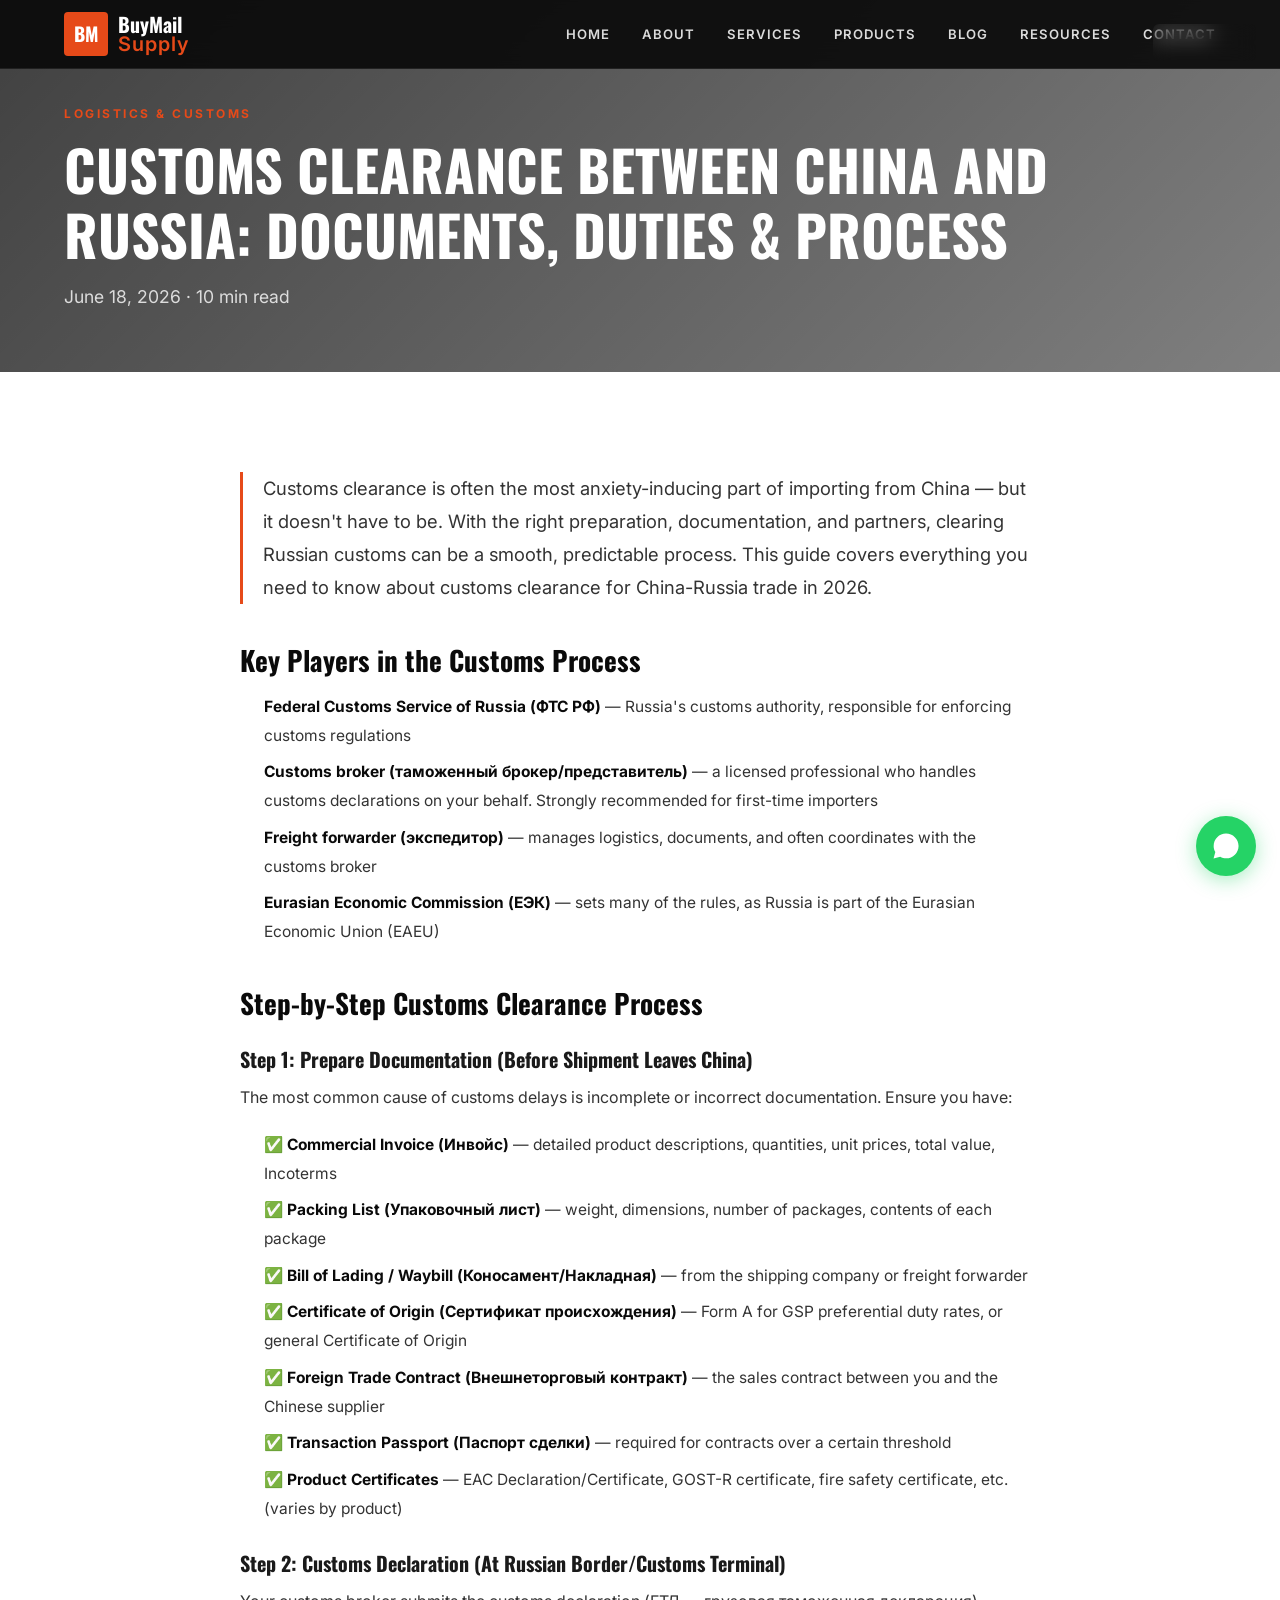
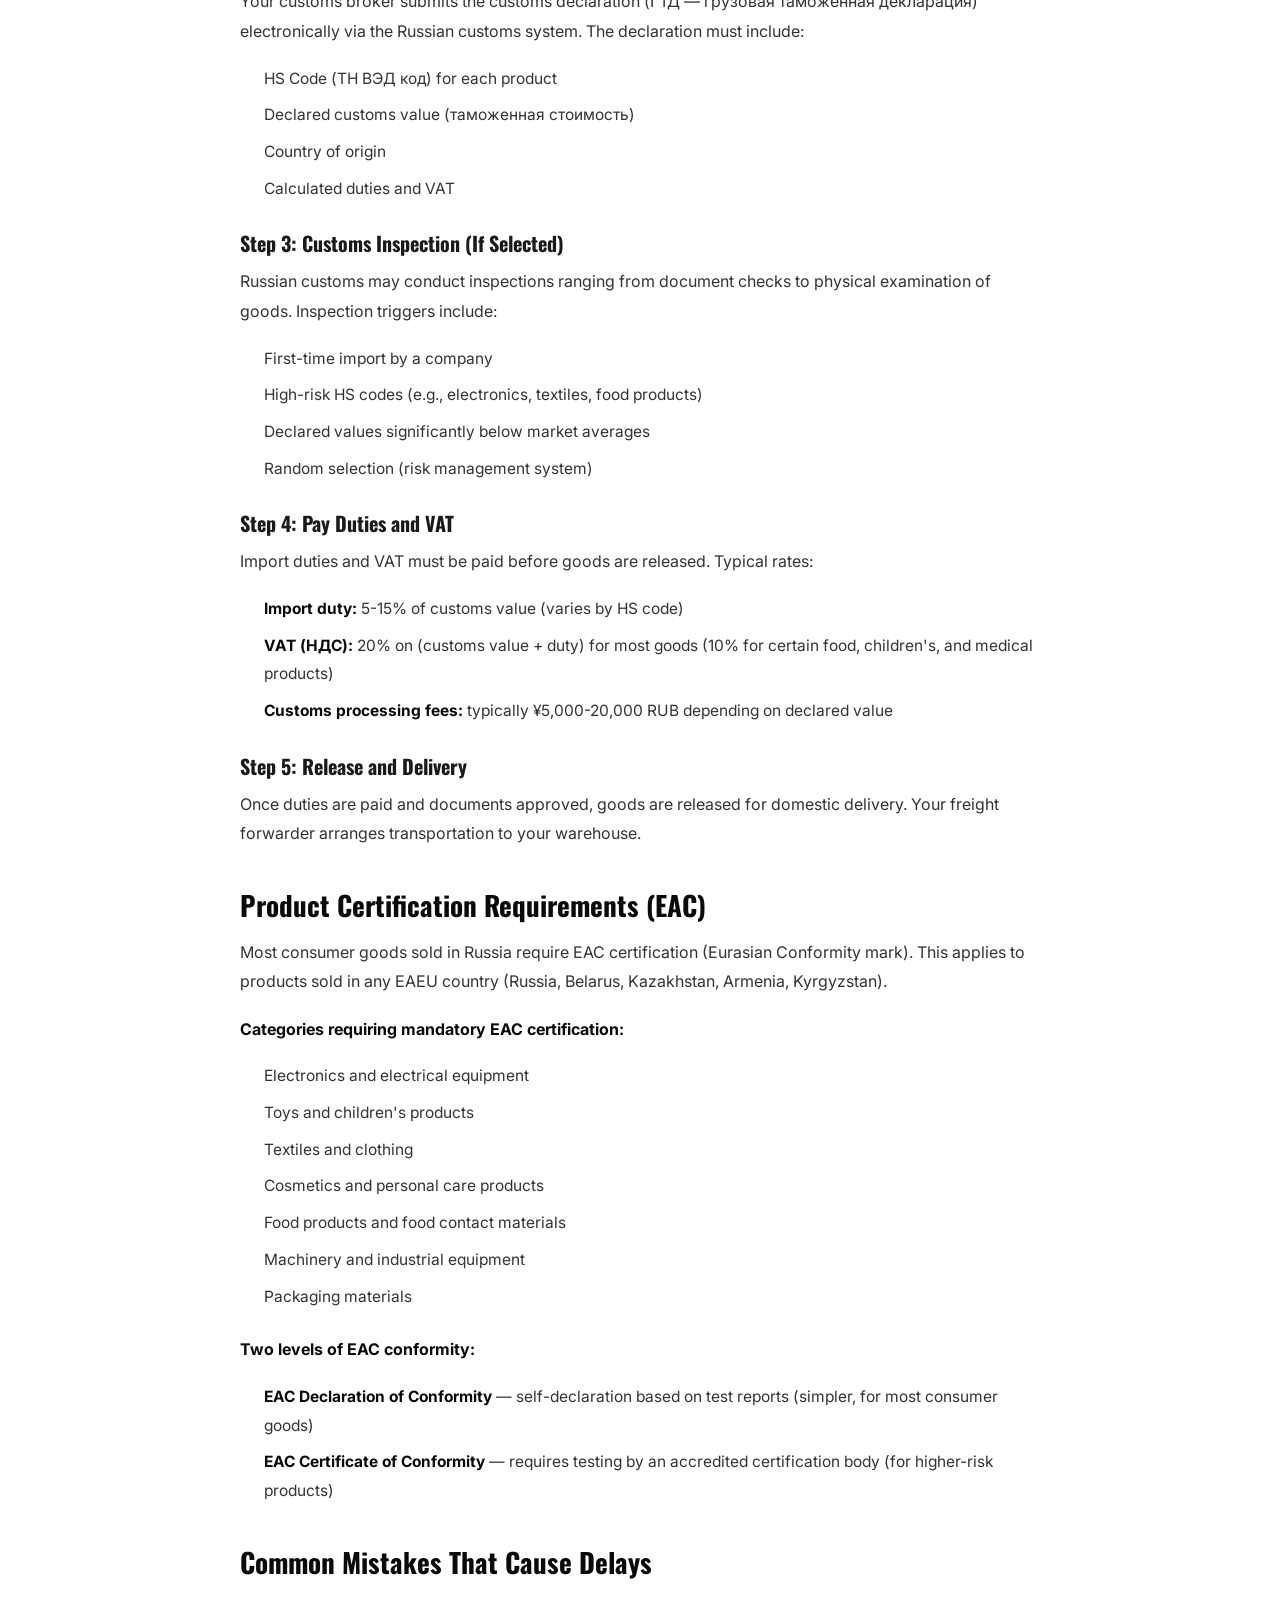
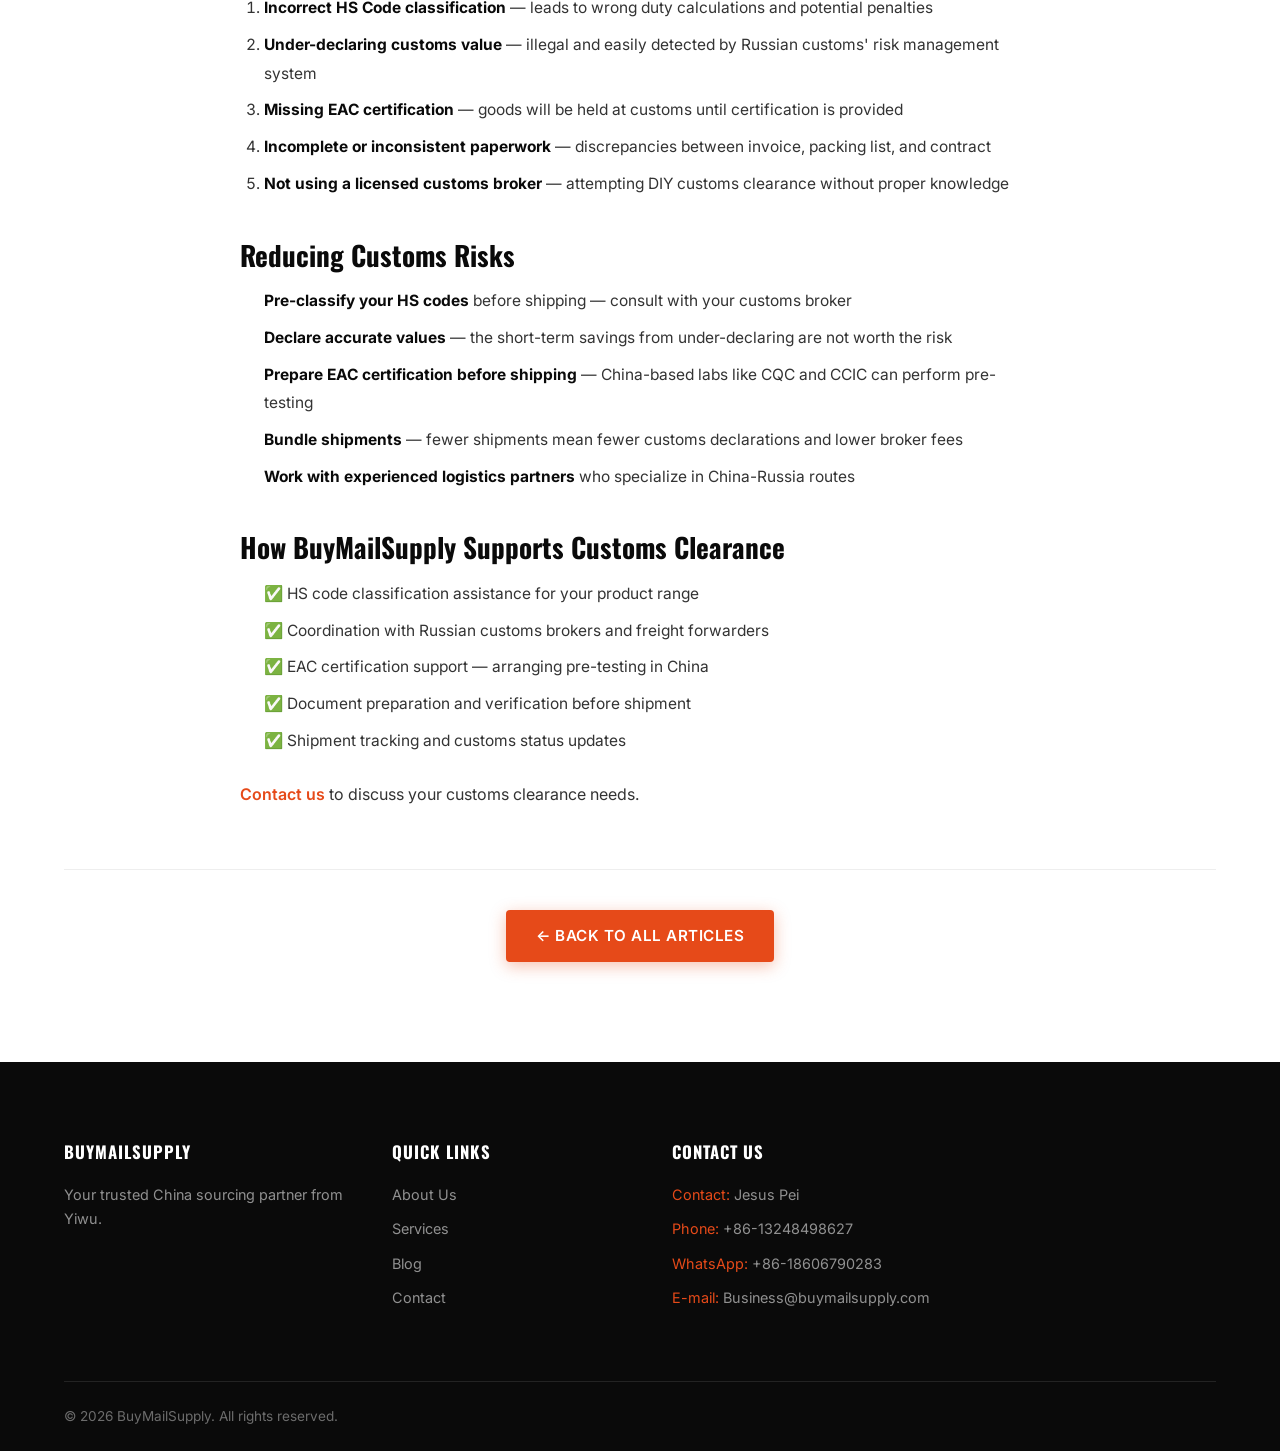
<file: blog/customs-clearance-china-russia.html>
<!DOCTYPE html>
<html lang="en">
<head>
  <meta charset="UTF-8"><meta name="viewport" content="width=device-width, initial-scale=1.0">
  <title>Customs Clearance Between China and Russia: Documents, Duties & Process 2026 | BuyMailSupply</title>
  <meta name="description" content="A practical breakdown of China-Russia customs procedures — required documentation, HS codes, import duties, VAT, certification requirements, and how to avoid costly delays.">
  <link rel="stylesheet" href="../css/style.css">
  <link rel="preconnect" href="https://fonts.googleapis.com"><link rel="preconnect" href="https://fonts.gstatic.com" crossorigin>
  <link href="https://fonts.googleapis.com/css2?family=Inter:wght@400;500;600;700&family=Oswald:wght@500;600;700&display=swap" rel="stylesheet">
</head>
<body>
  <div class="lang-switcher" id="langSwitcher"><button class="lang-btn active" data-lang="en">EN</button><button class="lang-btn" data-lang="ru">RU</button></div>
  <nav class="navbar" id="navbar"><div class="container nav-inner">
    <a href="../index.html" class="logo"><span class="logo-mark">BM</span><span class="logo-text"><span class="logo-name">BuyMail</span><span class="logo-tagline">Supply</span></span></a>
    <ul class="nav-links" id="navLinks">
      <li><a href="../index.html" data-en="HOME" data-ru="ГЛАВНАЯ">HOME</a></li><li><a href="../about.html" data-en="ABOUT" data-ru="О НАС">ABOUT</a></li><li><a href="../services.html" data-en="SERVICES" data-ru="УСЛУГИ">SERVICES</a></li><li><a href="../products.html" data-en="PRODUCTS" data-ru="ТОВАРЫ">PRODUCTS</a></li><li><a href="../blog.html" data-en="BLOG" data-ru="БЛОГ">BLOG</a></li><li><a href="../resources.html" data-en="RESOURCES" data-ru="РЕСУРСЫ">RESOURCES</a></li><li><a href="../contact.html" data-en="CONTACT" data-ru="КОНТАКТЫ">CONTACT</a></li>
    </ul>
    <button class="mobile-toggle" id="mobileToggle" aria-label="Toggle menu"><span></span><span></span><span></span></button>
  </div></nav>

  <section class="page-hero" style="min-height:40vh;"><div class="page-hero-bg" style="background-image:url('https://images.unsplash.com/photo-1494412574643-ff11b0a5c1c3?auto=format&fit=crop&w=1920&q=80')"></div><div class="page-hero-overlay"></div><div class="container page-hero-inner">
    <span class="section-tag">LOGISTICS & CUSTOMS</span>
    <h1 data-en="Customs Clearance Between China and Russia: Documents, Duties & Process" data-ru="Таможенное оформление между Китаем и Россией: Документы, пошлины и процесс">Customs Clearance Between China and Russia: Documents, Duties & Process</h1>
    <p data-en="June 18, 2026 · 10 min read" data-ru="18 июня 2026 · 10 мин чтения">June 18, 2026 · 10 min read</p>
  </div></section>

  <article class="page-section"><div class="container"><div class="post-content">
    <div data-lang-content="en">
      <p class="lead">Customs clearance is often the most anxiety-inducing part of importing from China — but it doesn't have to be. With the right preparation, documentation, and partners, clearing Russian customs can be a smooth, predictable process. This guide covers everything you need to know about customs clearance for China-Russia trade in 2026.</p>

      <h2>Key Players in the Customs Process</h2>
      <ul><li><strong>Federal Customs Service of Russia (ФТС РФ)</strong> — Russia's customs authority, responsible for enforcing customs regulations</li><li><strong>Customs broker (таможенный брокер/представитель)</strong> — a licensed professional who handles customs declarations on your behalf. Strongly recommended for first-time importers</li><li><strong>Freight forwarder (экспедитор)</strong> — manages logistics, documents, and often coordinates with the customs broker</li><li><strong>Eurasian Economic Commission (ЕЭК)</strong> — sets many of the rules, as Russia is part of the Eurasian Economic Union (EAEU)</li></ul>

      <h2>Step-by-Step Customs Clearance Process</h2>
      <h3>Step 1: Prepare Documentation (Before Shipment Leaves China)</h3>
      <p>The most common cause of customs delays is incomplete or incorrect documentation. Ensure you have:</p>
      <ul><li>✅ <strong>Commercial Invoice (Инвойс)</strong> — detailed product descriptions, quantities, unit prices, total value, Incoterms</li><li>✅ <strong>Packing List (Упаковочный лист)</strong> — weight, dimensions, number of packages, contents of each package</li><li>✅ <strong>Bill of Lading / Waybill (Коносамент/Накладная)</strong> — from the shipping company or freight forwarder</li><li>✅ <strong>Certificate of Origin (Сертификат происхождения)</strong> — Form A for GSP preferential duty rates, or general Certificate of Origin</li><li>✅ <strong>Foreign Trade Contract (Внешнеторговый контракт)</strong> — the sales contract between you and the Chinese supplier</li><li>✅ <strong>Transaction Passport (Паспорт сделки)</strong> — required for contracts over a certain threshold</li><li>✅ <strong>Product Certificates</strong> — EAC Declaration/Certificate, GOST-R certificate, fire safety certificate, etc. (varies by product)</li></ul>

      <h3>Step 2: Customs Declaration (At Russian Border/Customs Terminal)</h3>
      <p>Your customs broker submits the customs declaration (ГТД — грузовая таможенная декларация) electronically via the Russian customs system. The declaration must include:</p>
      <ul><li>HS Code (ТН ВЭД код) for each product</li><li>Declared customs value (таможенная стоимость)</li><li>Country of origin</li><li>Calculated duties and VAT</li></ul>

      <h3>Step 3: Customs Inspection (If Selected)</h3>
      <p>Russian customs may conduct inspections ranging from document checks to physical examination of goods. Inspection triggers include:</p>
      <ul><li>First-time import by a company</li><li>High-risk HS codes (e.g., electronics, textiles, food products)</li><li>Declared values significantly below market averages</li><li>Random selection (risk management system)</li></ul>

      <h3>Step 4: Pay Duties and VAT</h3>
      <p>Import duties and VAT must be paid before goods are released. Typical rates:</p>
      <ul><li><strong>Import duty:</strong> 5-15% of customs value (varies by HS code)</li><li><strong>VAT (НДС):</strong> 20% on (customs value + duty) for most goods (10% for certain food, children's, and medical products)</li><li><strong>Customs processing fees:</strong> typically ¥5,000-20,000 RUB depending on declared value</li></ul>

      <h3>Step 5: Release and Delivery</h3>
      <p>Once duties are paid and documents approved, goods are released for domestic delivery. Your freight forwarder arranges transportation to your warehouse.</p>

      <h2>Product Certification Requirements (EAC)</h2>
      <p>Most consumer goods sold in Russia require EAC certification (Eurasian Conformity mark). This applies to products sold in any EAEU country (Russia, Belarus, Kazakhstan, Armenia, Kyrgyzstan).</p>
      <p><strong>Categories requiring mandatory EAC certification:</strong></p>
      <ul><li>Electronics and electrical equipment</li><li>Toys and children's products</li><li>Textiles and clothing</li><li>Cosmetics and personal care products</li><li>Food products and food contact materials</li><li>Machinery and industrial equipment</li><li>Packaging materials</li></ul>
      <p><strong>Two levels of EAC conformity:</strong></p>
      <ul><li><strong>EAC Declaration of Conformity</strong> — self-declaration based on test reports (simpler, for most consumer goods)</li><li><strong>EAC Certificate of Conformity</strong> — requires testing by an accredited certification body (for higher-risk products)</li></ul>

      <h2>Common Mistakes That Cause Delays</h2>
      <ol><li><strong>Incorrect HS Code classification</strong> — leads to wrong duty calculations and potential penalties</li><li><strong>Under-declaring customs value</strong> — illegal and easily detected by Russian customs' risk management system</li><li><strong>Missing EAC certification</strong> — goods will be held at customs until certification is provided</li><li><strong>Incomplete or inconsistent paperwork</strong> — discrepancies between invoice, packing list, and contract</li><li><strong>Not using a licensed customs broker</strong> — attempting DIY customs clearance without proper knowledge</li></ol>

      <h2>Reducing Customs Risks</h2>
      <ul><li><strong>Pre-classify your HS codes</strong> before shipping — consult with your customs broker</li><li><strong>Declare accurate values</strong> — the short-term savings from under-declaring are not worth the risk</li><li><strong>Prepare EAC certification before shipping</strong> — China-based labs like CQC and CCIC can perform pre-testing</li><li><strong>Bundle shipments</strong> — fewer shipments mean fewer customs declarations and lower broker fees</li><li><strong>Work with experienced logistics partners</strong> who specialize in China-Russia routes</li></ul>

      <h2>How BuyMailSupply Supports Customs Clearance</h2>
      <ul><li>✅ HS code classification assistance for your product range</li><li>✅ Coordination with Russian customs brokers and freight forwarders</li><li>✅ EAC certification support — arranging pre-testing in China</li><li>✅ Document preparation and verification before shipment</li><li>✅ Shipment tracking and customs status updates</li></ul>
      <p><a href="../contact.html" style="color:#e64a19;font-weight:600;">Contact us</a> to discuss your customs clearance needs.</p>
    </div>

    <div data-lang-content="ru" style="display:none;">
      <p class="lead">Таможенное оформление часто вызывает наибольшее беспокойство при импорте из Китая — но этого можно избежать. С правильной подготовкой, документами и партнёрами, прохождение российской таможни может быть гладким и предсказуемым процессом.</p>

      <h2>Ключевые участники таможенного процесса</h2>
      <ul><li><strong>Федеральная таможенная служба РФ (ФТС)</strong> — таможенный орган России</li><li><strong>Таможенный брокер (представитель)</strong> — лицензированный специалист, оформляющий декларации от вашего имени</li><li><strong>Экспедитор</strong> — управляет логистикой, документами и часто координирует работу с брокером</li><li><strong>Евразийская экономическая комиссия (ЕЭК)</strong> — устанавливает многие правила, так как Россия входит в ЕАЭС</li></ul>

      <h2>Пошаговый процесс таможенного оформления</h2>
      <h3>Шаг 1: Подготовка документов (до отправки из Китая)</h3>
      <ul><li>✅ <strong>Инвойс</strong> — детальное описание товаров, количество, цены за единицу, общая стоимость, Инкотермс</li><li>✅ <strong>Упаковочный лист</strong> — вес, размеры, количество мест, содержимое каждого места</li><li>✅ <strong>Коносамент/Накладная</strong> — от перевозчика или экспедитора</li><li>✅ <strong>Сертификат происхождения</strong> — Форма А для льготных ставок пошлин</li><li>✅ <strong>Внешнеторговый контракт</strong></li><li>✅ <strong>Паспорт сделки</strong> — для контрактов выше определённой суммы</li><li>✅ <strong>Сертификаты на продукцию</strong> — декларация/сертификат EAC, ГОСТ Р и др.</li></ul>

      <h3>Шаг 2: Таможенная декларация</h3>
      <p>Ваш брокер подаёт ГТД (грузовую таможенную декларацию) электронно. Декларация должна включать: код ТН ВЭД, таможенную стоимость, страну происхождения, рассчитанные пошлины и НДС.</p>

      <h3>Шаг 3: Таможенный досмотр (если выбран)</h3>
      <p>Российская таможня может проводить проверки: от проверки документов до физического досмотра. Триггеры: первый импорт компанией, высокорисковые коды ТН ВЭД, заниженная стоимость, случайный отбор.</p>

      <h3>Шаг 4: Оплата пошлин и НДС</h3>
      <ul><li><strong>Импортная пошлина:</strong> 5-15% от таможенной стоимости</li><li><strong>НДС:</strong> 20% от (таможенная стоимость + пошлина) для большинства товаров (10% для некоторых продуктов, детских и медицинских товаров)</li><li><strong>Таможенные сборы:</strong> обычно 5 000–20 000 руб. в зависимости от стоимости</li></ul>

      <h3>Шаг 5: Выпуск и доставка</h3>
      <p>После оплаты пошлин и одобрения документов товары выпускаются для внутренней доставки.</p>

      <h2>Сертификация продукции (EAC)</h2>
      <p>Большинство потребительских товаров в России требуют сертификации EAC (Евразийский знак соответствия).</p>
      <p><strong>Категории с обязательной сертификацией EAC:</strong> электроника, игрушки и детские товары, текстиль и одежда, косметика, продукты питания, машины и оборудование, упаковочные материалы.</p>
      <p><strong>Два уровня соответствия EAC:</strong></p>
      <ul><li><strong>Декларация о соответствии EAC</strong> — самодекларирование на основе протоколов испытаний</li><li><strong>Сертификат соответствия EAC</strong> — требует испытаний аккредитованным органом</li></ul>

      <h2>Распространённые ошибки</h2>
      <ol><li><strong>Неверная классификация ТН ВЭД</strong> — ведёт к неправильному расчёту пошлин и штрафам</li><li><strong>Занижение таможенной стоимости</strong> — незаконно и легко выявляется</li><li><strong>Отсутствие сертификации EAC</strong> — товары задержат на таможне</li><li><strong>Неполная или противоречивая документация</strong></li><li><strong>Работа без лицензированного брокера</strong></li></ol>

      <h2>Как BuyMailSupply поддерживает таможенное оформление</h2>
      <ul><li>✅ Помощь в классификации ТН ВЭД</li><li>✅ Координация с российскими таможенными брокерами</li><li>✅ Поддержка сертификации EAC — предварительное тестирование в Китае</li><li>✅ Подготовка и проверка документов до отправки</li><li>✅ Отслеживание груза и обновления статуса таможни</li></ul>
      <p><a href="../contact.html" style="color:#e64a19;font-weight:600;">Свяжитесь с нами</a> для обсуждения таможенного оформления.</p>
    </div>
  </div>
  <div style="text-align:center;margin-top:60px;padding-top:40px;border-top:1px solid #eee;"><a href="../blog.html" class="btn btn-primary" data-en="← Back to All Articles" data-ru="← Все статьи">← Back to All Articles</a></div></div></article>

  <footer class="footer"><div class="container"><div class="footer-grid">
    <div class="footer-col"><h4>BuyMailSupply</h4><p data-en="Your trusted China sourcing partner from Yiwu." data-ru="Ваш надёжный партнёр по закупкам в Китае из Иу.">Your trusted China sourcing partner from Yiwu.</p></div>
    <div class="footer-col"><h4 data-en="Quick Links" data-ru="Быстрые ссылки">Quick Links</h4><a href="../about.html">About Us</a><a href="../services.html">Services</a><a href="../blog.html">Blog</a><a href="../contact.html">Contact</a></div>
    <div class="footer-col"><h4 data-en="Contact Us" data-ru="Контакты">Contact Us</h4><p><span>Contact:</span> Jesus Pei</p><p><span>Phone:</span> +86-13248498627</p><p><span>WhatsApp:</span> +86-18606790283</p><p><span>E-mail:</span> Business@buymailsupply.com</p></div>
  </div><div class="footer-bottom"><p>&copy; 2026 BuyMailSupply. All rights reserved.</p></div></div></footer>
  <a href="https://wa.me/8618606790283" target="_blank" rel="noopener" class="float-wa"><svg viewBox="0 0 24 24"><path fill="currentColor" d="M12.04 2C6.58 2 2.13 6.45 2.13 11.91c0 1.75.46 3.45 1.33 4.95L2.05 22l5.33-1.4c1.44.79 3.07 1.21 4.76 1.21 5.46 0 9.91-4.45 9.91-9.91S17.5 2 12.04 2z"/></svg></a>
  <script src="../js/main.js"></script>
</body>
</html>
</file>
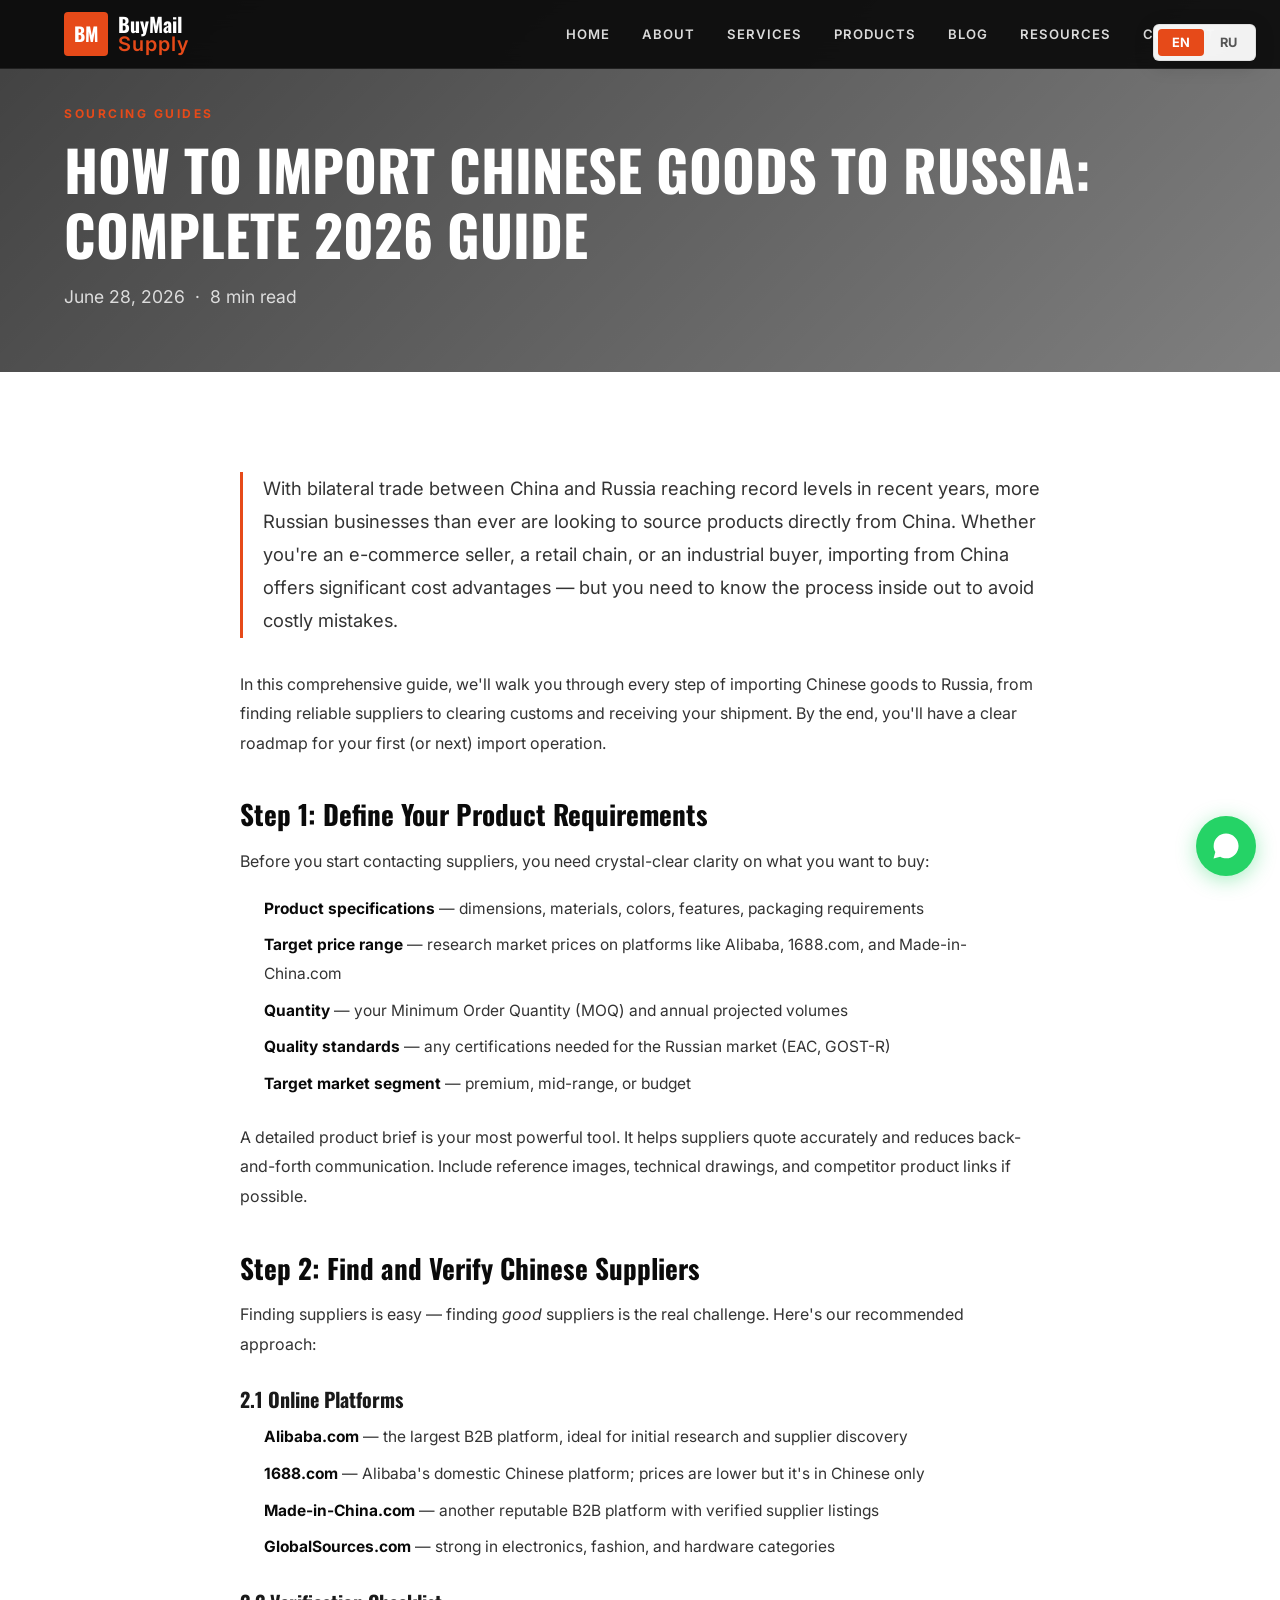
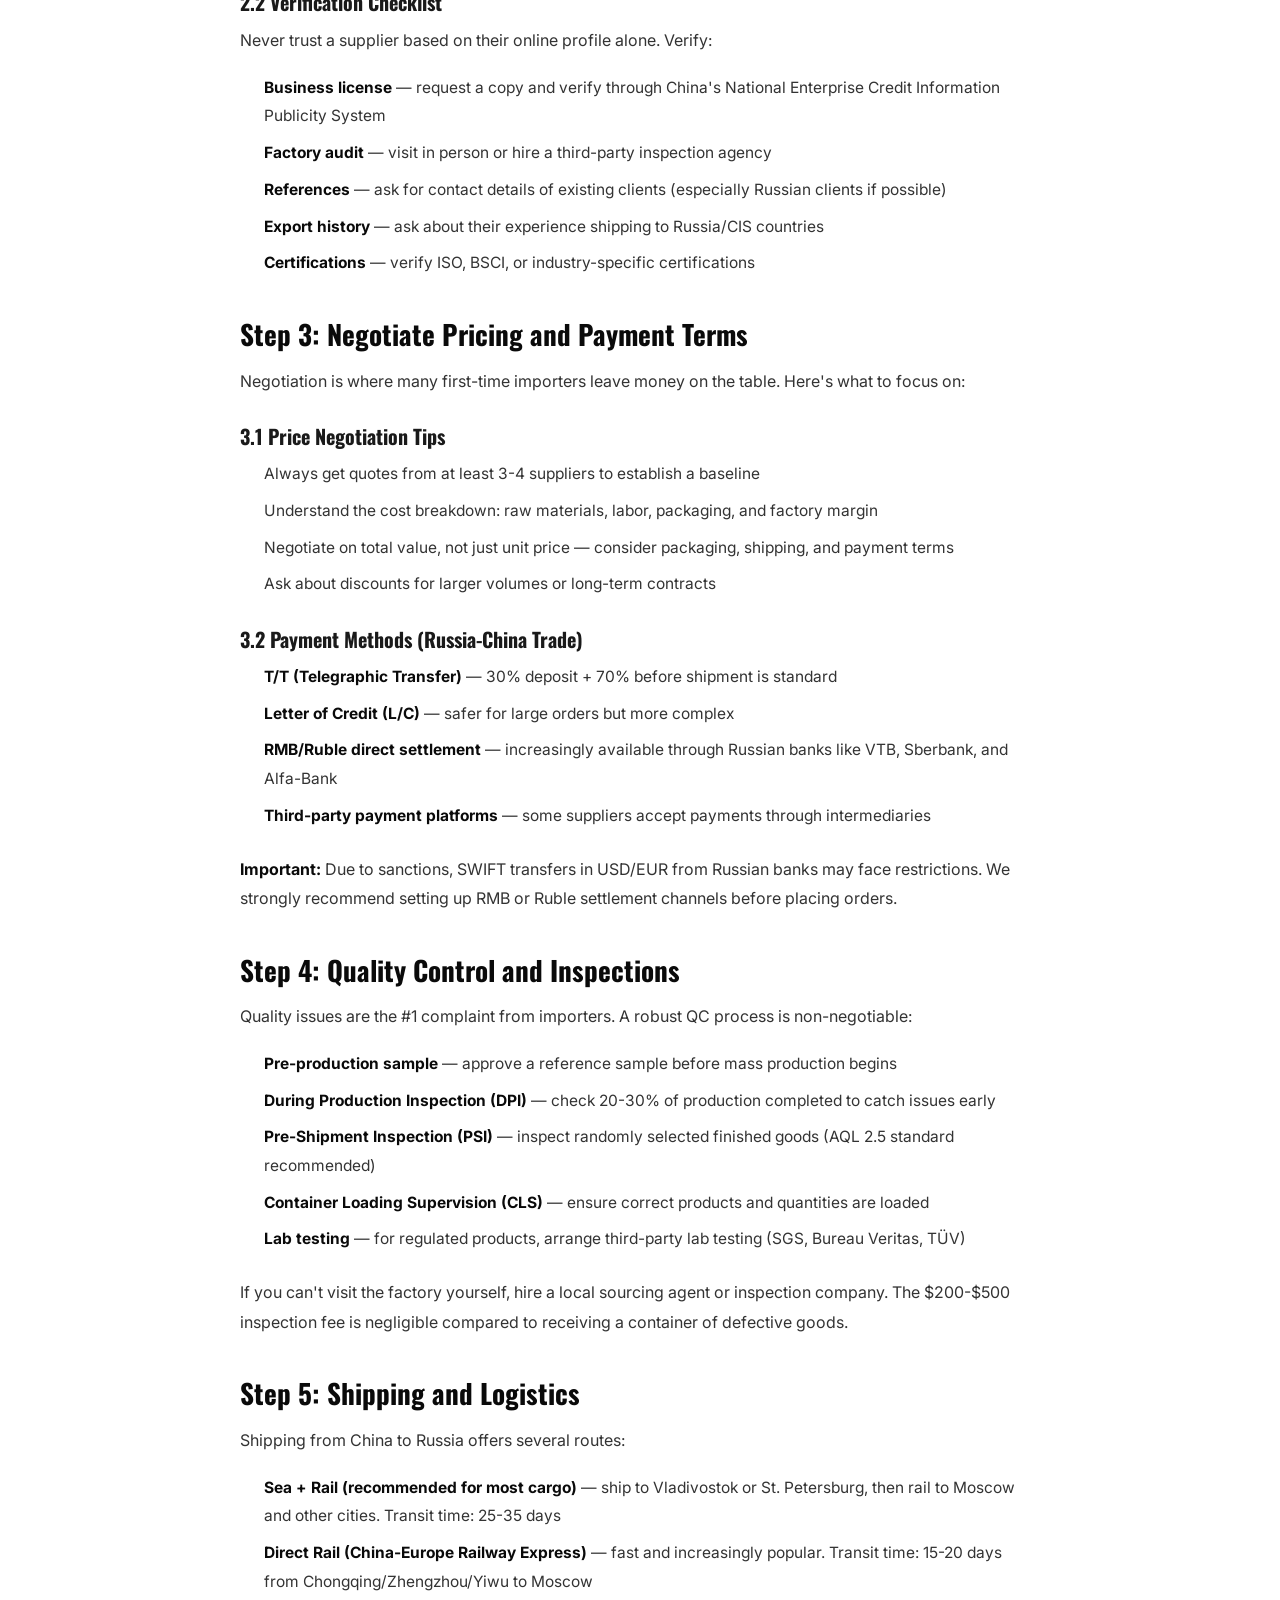
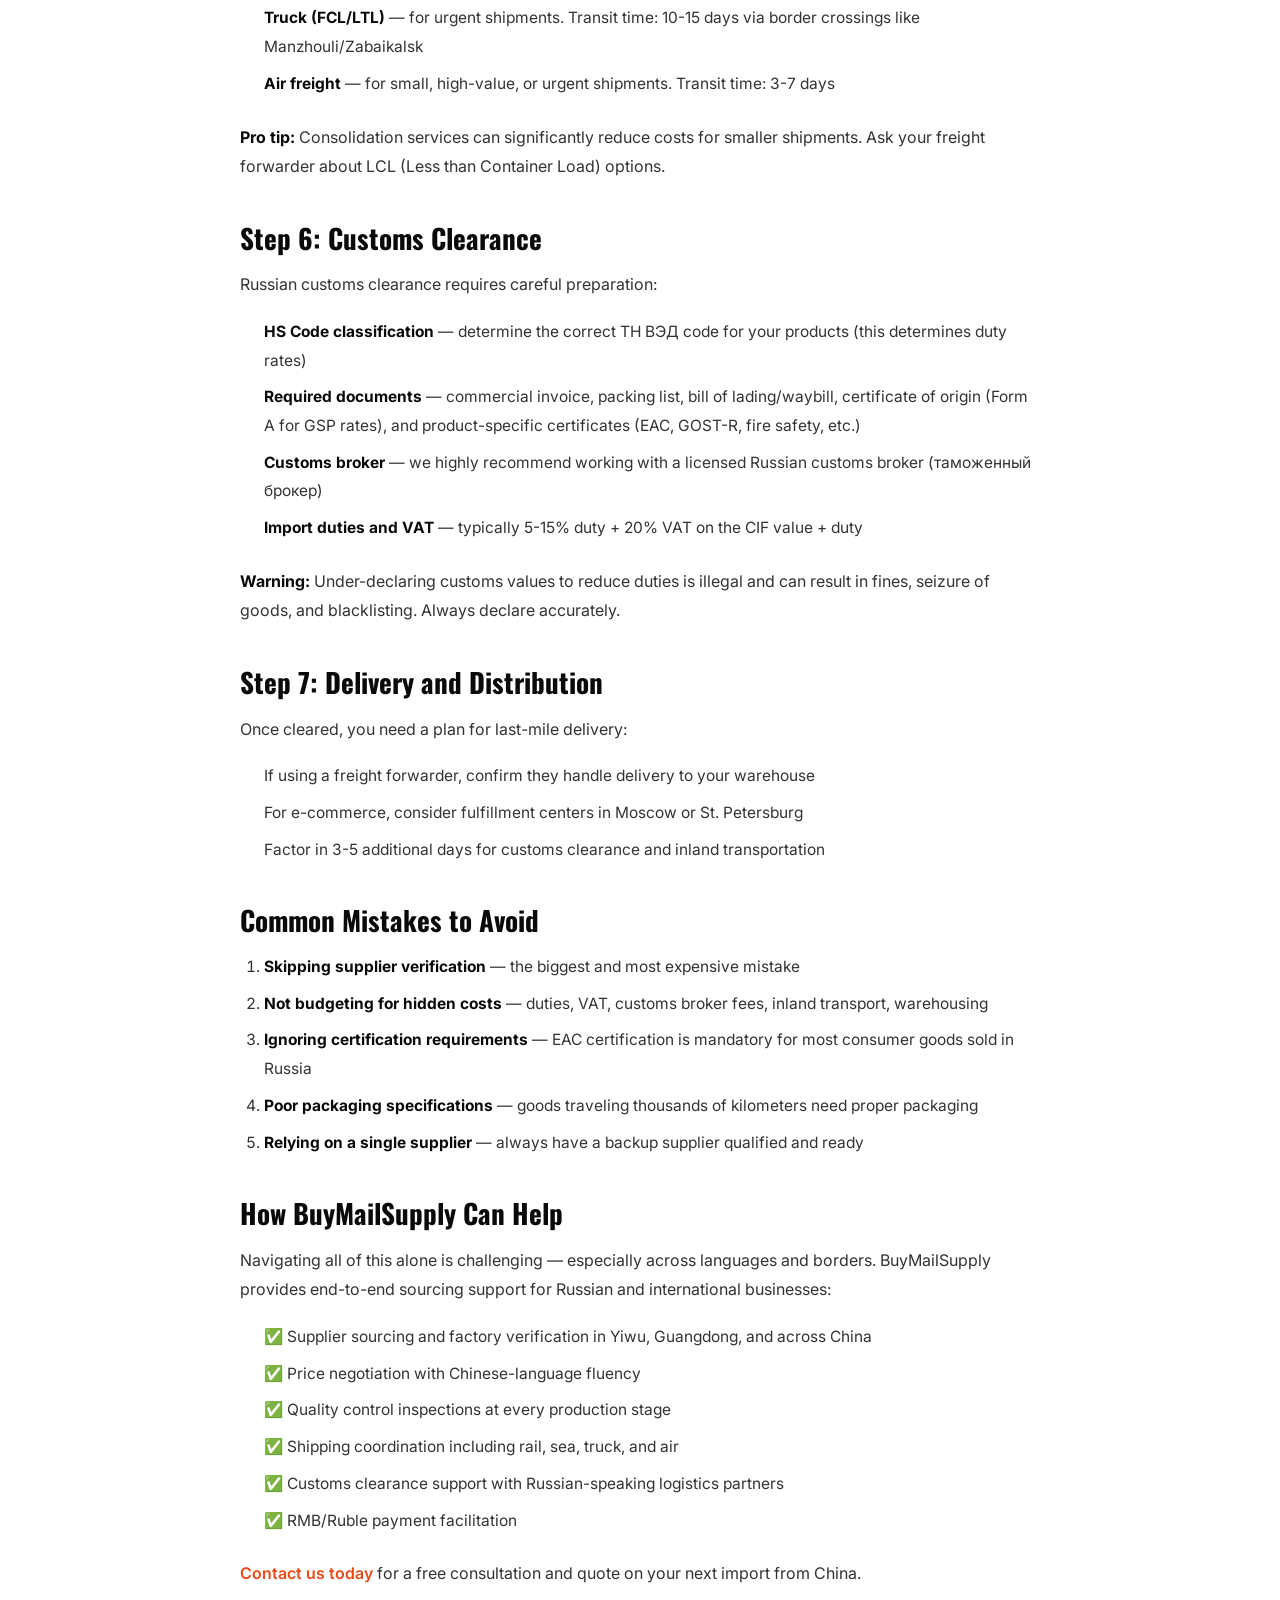
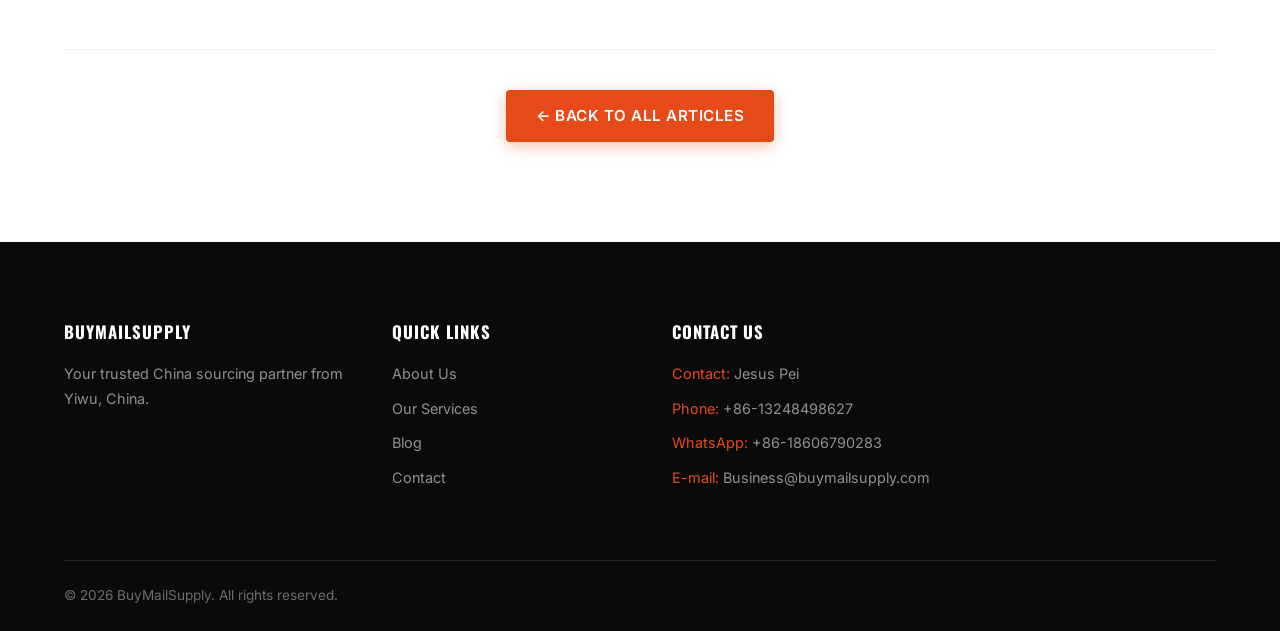
<file: blog/import-chinese-goods-to-russia-guide.html>
<!DOCTYPE html>
<html lang="en">
<head>
  <meta charset="UTF-8">
  <meta name="viewport" content="width=device-width, initial-scale=1.0">
  <title>How to Import Chinese Goods to Russia: Complete 2026 Guide | BuyMailSupply</title>
  <meta name="description" content="A step-by-step guide covering supplier sourcing, negotiation, quality control, shipping, customs clearance, and delivery for Russian businesses importing from China.">
  <link rel="stylesheet" href="../css/style.css">
  <link rel="preconnect" href="https://fonts.googleapis.com">
  <link rel="preconnect" href="https://fonts.gstatic.com" crossorigin>
  <link href="https://fonts.googleapis.com/css2?family=Inter:wght@400;500;600;700&family=Oswald:wght@500;600;700&display=swap" rel="stylesheet">
</head>
<body>

  <div class="lang-switcher" id="langSwitcher">
    <button class="lang-btn active" data-lang="en">EN</button>
    <button class="lang-btn" data-lang="ru">RU</button>
  </div>

  <nav class="navbar" id="navbar">
    <div class="container nav-inner">
      <a href="../index.html" class="logo">
        <span class="logo-mark">BM</span>
        <span class="logo-text"><span class="logo-name">BuyMail</span><span class="logo-tagline">Supply</span></span>
      </a>
      <ul class="nav-links" id="navLinks">
        <li><a href="../index.html" data-en="HOME" data-ru="ГЛАВНАЯ">HOME</a></li>
        <li><a href="../about.html" data-en="ABOUT" data-ru="О НАС">ABOUT</a></li>
        <li><a href="../services.html" data-en="SERVICES" data-ru="УСЛУГИ">SERVICES</a></li>
        <li><a href="../products.html" data-en="PRODUCTS" data-ru="ТОВАРЫ">PRODUCTS</a></li>
        <li><a href="../blog.html" data-en="BLOG" data-ru="БЛОГ">BLOG</a></li>
        <li><a href="../resources.html" data-en="RESOURCES" data-ru="РЕСУРСЫ">RESOURCES</a></li>
        <li><a href="../contact.html" data-en="CONTACT" data-ru="КОНТАКТЫ">CONTACT</a></li>
      </ul>
      <button class="mobile-toggle" id="mobileToggle" aria-label="Toggle menu"><span></span><span></span><span></span></button>
    </div>
  </nav>

  <section class="page-hero" style="min-height:40vh;">
    <div class="page-hero-bg" style="background-image:url('https://images.unsplash.com/photo-1586528116311-ad8dd3c8310d?auto=format&fit=crop&w=1920&q=80')"></div>
    <div class="page-hero-overlay"></div>
    <div class="container page-hero-inner">
      <span class="section-tag" data-en="SOURCING GUIDES" data-ru="РУКОВОДСТВА ПО ЗАКУПКАМ">SOURCING GUIDES</span>
      <h1 data-en="How to Import Chinese Goods to Russia: Complete 2026 Guide" data-ru="Как импортировать китайские товары в Россию: Полное руководство 2026">How to Import Chinese Goods to Russia: Complete 2026 Guide</h1>
      <p data-en="June 28, 2026 &nbsp;·&nbsp; 8 min read" data-ru="28 июня 2026 &nbsp;·&nbsp; 8 мин чтения">June 28, 2026 · 8 min read</p>
    </div>
  </section>

  <article class="page-section">
    <div class="container">
      <div class="post-content">

        <!-- EN Content -->
        <div data-lang-content="en">
          <p class="lead">With bilateral trade between China and Russia reaching record levels in recent years, more Russian businesses than ever are looking to source products directly from China. Whether you're an e-commerce seller, a retail chain, or an industrial buyer, importing from China offers significant cost advantages — but you need to know the process inside out to avoid costly mistakes.</p>

          <p>In this comprehensive guide, we'll walk you through every step of importing Chinese goods to Russia, from finding reliable suppliers to clearing customs and receiving your shipment. By the end, you'll have a clear roadmap for your first (or next) import operation.</p>

          <h2>Step 1: Define Your Product Requirements</h2>
          <p>Before you start contacting suppliers, you need crystal-clear clarity on what you want to buy:</p>
          <ul>
            <li><strong>Product specifications</strong> — dimensions, materials, colors, features, packaging requirements</li>
            <li><strong>Target price range</strong> — research market prices on platforms like Alibaba, 1688.com, and Made-in-China.com</li>
            <li><strong>Quantity</strong> — your Minimum Order Quantity (MOQ) and annual projected volumes</li>
            <li><strong>Quality standards</strong> — any certifications needed for the Russian market (EAC, GOST-R)</li>
            <li><strong>Target market segment</strong> — premium, mid-range, or budget</li>
          </ul>
          <p>A detailed product brief is your most powerful tool. It helps suppliers quote accurately and reduces back-and-forth communication. Include reference images, technical drawings, and competitor product links if possible.</p>

          <h2>Step 2: Find and Verify Chinese Suppliers</h2>
          <p>Finding suppliers is easy — finding <em>good</em> suppliers is the real challenge. Here's our recommended approach:</p>

          <h3>2.1 Online Platforms</h3>
          <ul>
            <li><strong>Alibaba.com</strong> — the largest B2B platform, ideal for initial research and supplier discovery</li>
            <li><strong>1688.com</strong> — Alibaba's domestic Chinese platform; prices are lower but it's in Chinese only</li>
            <li><strong>Made-in-China.com</strong> — another reputable B2B platform with verified supplier listings</li>
            <li><strong>GlobalSources.com</strong> — strong in electronics, fashion, and hardware categories</li>
          </ul>

          <h3>2.2 Verification Checklist</h3>
          <p>Never trust a supplier based on their online profile alone. Verify:</p>
          <ul>
            <li><strong>Business license</strong> — request a copy and verify through China's National Enterprise Credit Information Publicity System</li>
            <li><strong>Factory audit</strong> — visit in person or hire a third-party inspection agency</li>
            <li><strong>References</strong> — ask for contact details of existing clients (especially Russian clients if possible)</li>
            <li><strong>Export history</strong> — ask about their experience shipping to Russia/CIS countries</li>
            <li><strong>Certifications</strong> — verify ISO, BSCI, or industry-specific certifications</li>
          </ul>

          <h2>Step 3: Negotiate Pricing and Payment Terms</h2>
          <p>Negotiation is where many first-time importers leave money on the table. Here's what to focus on:</p>

          <h3>3.1 Price Negotiation Tips</h3>
          <ul>
            <li>Always get quotes from at least 3-4 suppliers to establish a baseline</li>
            <li>Understand the cost breakdown: raw materials, labor, packaging, and factory margin</li>
            <li>Negotiate on total value, not just unit price — consider packaging, shipping, and payment terms</li>
            <li>Ask about discounts for larger volumes or long-term contracts</li>
          </ul>

          <h3>3.2 Payment Methods (Russia-China Trade)</h3>
          <ul>
            <li><strong>T/T (Telegraphic Transfer)</strong> — 30% deposit + 70% before shipment is standard</li>
            <li><strong>Letter of Credit (L/C)</strong> — safer for large orders but more complex</li>
            <li><strong>RMB/Ruble direct settlement</strong> — increasingly available through Russian banks like VTB, Sberbank, and Alfa-Bank</li>
            <li><strong>Third-party payment platforms</strong> — some suppliers accept payments through intermediaries</li>
          </ul>
          <p><strong>Important:</strong> Due to sanctions, SWIFT transfers in USD/EUR from Russian banks may face restrictions. We strongly recommend setting up RMB or Ruble settlement channels before placing orders.</p>

          <h2>Step 4: Quality Control and Inspections</h2>
          <p>Quality issues are the #1 complaint from importers. A robust QC process is non-negotiable:</p>
          <ul>
            <li><strong>Pre-production sample</strong> — approve a reference sample before mass production begins</li>
            <li><strong>During Production Inspection (DPI)</strong> — check 20-30% of production completed to catch issues early</li>
            <li><strong>Pre-Shipment Inspection (PSI)</strong> — inspect randomly selected finished goods (AQL 2.5 standard recommended)</li>
            <li><strong>Container Loading Supervision (CLS)</strong> — ensure correct products and quantities are loaded</li>
            <li><strong>Lab testing</strong> — for regulated products, arrange third-party lab testing (SGS, Bureau Veritas, TÜV)</li>
          </ul>
          <p>If you can't visit the factory yourself, hire a local sourcing agent or inspection company. The $200-$500 inspection fee is negligible compared to receiving a container of defective goods.</p>

          <h2>Step 5: Shipping and Logistics</h2>
          <p>Shipping from China to Russia offers several routes:</p>
          <ul>
            <li><strong>Sea + Rail (recommended for most cargo)</strong> — ship to Vladivostok or St. Petersburg, then rail to Moscow and other cities. Transit time: 25-35 days</li>
            <li><strong>Direct Rail (China-Europe Railway Express)</strong> — fast and increasingly popular. Transit time: 15-20 days from Chongqing/Zhengzhou/Yiwu to Moscow</li>
            <li><strong>Truck (FCL/LTL)</strong> — for urgent shipments. Transit time: 10-15 days via border crossings like Manzhouli/Zabaikalsk</li>
            <li><strong>Air freight</strong> — for small, high-value, or urgent shipments. Transit time: 3-7 days</li>
          </ul>
          <p><strong>Pro tip:</strong> Consolidation services can significantly reduce costs for smaller shipments. Ask your freight forwarder about LCL (Less than Container Load) options.</p>

          <h2>Step 6: Customs Clearance</h2>
          <p>Russian customs clearance requires careful preparation:</p>
          <ul>
            <li><strong>HS Code classification</strong> — determine the correct ТН ВЭД code for your products (this determines duty rates)</li>
            <li><strong>Required documents</strong> — commercial invoice, packing list, bill of lading/waybill, certificate of origin (Form A for GSP rates), and product-specific certificates (EAC, GOST-R, fire safety, etc.)</li>
            <li><strong>Customs broker</strong> — we highly recommend working with a licensed Russian customs broker (таможенный брокер)</li>
            <li><strong>Import duties and VAT</strong> — typically 5-15% duty + 20% VAT on the CIF value + duty</li>
          </ul>
          <p><strong>Warning:</strong> Under-declaring customs values to reduce duties is illegal and can result in fines, seizure of goods, and blacklisting. Always declare accurately.</p>

          <h2>Step 7: Delivery and Distribution</h2>
          <p>Once cleared, you need a plan for last-mile delivery:</p>
          <ul>
            <li>If using a freight forwarder, confirm they handle delivery to your warehouse</li>
            <li>For e-commerce, consider fulfillment centers in Moscow or St. Petersburg</li>
            <li>Factor in 3-5 additional days for customs clearance and inland transportation</li>
          </ul>

          <h2>Common Mistakes to Avoid</h2>
          <ol>
            <li><strong>Skipping supplier verification</strong> — the biggest and most expensive mistake</li>
            <li><strong>Not budgeting for hidden costs</strong> — duties, VAT, customs broker fees, inland transport, warehousing</li>
            <li><strong>Ignoring certification requirements</strong> — EAC certification is mandatory for most consumer goods sold in Russia</li>
            <li><strong>Poor packaging specifications</strong> — goods traveling thousands of kilometers need proper packaging</li>
            <li><strong>Relying on a single supplier</strong> — always have a backup supplier qualified and ready</li>
          </ol>

          <h2>How BuyMailSupply Can Help</h2>
          <p>Navigating all of this alone is challenging — especially across languages and borders. BuyMailSupply provides end-to-end sourcing support for Russian and international businesses:</p>
          <ul>
            <li>✅ Supplier sourcing and factory verification in Yiwu, Guangdong, and across China</li>
            <li>✅ Price negotiation with Chinese-language fluency</li>
            <li>✅ Quality control inspections at every production stage</li>
            <li>✅ Shipping coordination including rail, sea, truck, and air</li>
            <li>✅ Customs clearance support with Russian-speaking logistics partners</li>
            <li>✅ RMB/Ruble payment facilitation</li>
          </ul>
          <p><a href="../contact.html" style="color:#e64a19;font-weight:600;">Contact us today</a> for a free consultation and quote on your next import from China.</p>
        </div>

        <!-- RU Content -->
        <div data-lang-content="ru" style="display:none;">
          <p class="lead">С рекордным ростом двусторонней торговли между Китаем и Россией в последние годы, всё больше российских компаний стремятся закупать товары напрямую из Китая. Будь вы продавец на маркетплейсах, розничная сеть или промышленный покупатель — импорт из Китая даёт значительные ценовые преимущества. Но нужно знать процесс досконально, чтобы избежать дорогостоящих ошибок.</p>

          <p>В этом подробном руководстве мы проведём вас через каждый шаг импорта китайских товаров в Россию: от поиска надёжных поставщиков до таможенного оформления и получения груза.</p>

          <h2>Шаг 1: Определите требования к товару</h2>
          <p>Прежде чем связываться с поставщиками, чётко определите, что вы хотите купить:</p>
          <ul>
            <li><strong>Характеристики товара</strong> — размеры, материалы, цвета, функции, требования к упаковке</li>
            <li><strong>Целевой диапазон цен</strong> — изучите рыночные цены на Alibaba, 1688.com и Made-in-China.com</li>
            <li><strong>Количество</strong> — минимальный объём заказа и годовые прогнозы</li>
            <li><strong>Стандарты качества</strong> — сертификаты, необходимые для российского рынка (EAC, ГОСТ Р)</li>
            <li><strong>Целевой сегмент</strong> — премиум, средний или бюджетный</li>
          </ul>

          <h2>Шаг 2: Поиск и проверка поставщиков</h2>
          <p>Найти поставщиков легко — найти <em>хороших</em> поставщиков гораздо сложнее. Наш подход:</p>

          <h3>2.1 Онлайн-платформы</h3>
          <ul>
            <li><strong>Alibaba.com</strong> — крупнейшая B2B-платформа для поиска поставщиков</li>
            <li><strong>1688.com</strong> — внутренняя китайская платформа Alibaba; цены ниже, но только на китайском</li>
            <li><strong>Made-in-China.com</strong> — ещё одна авторитетная B2B-платформа с проверенными поставщиками</li>
            <li><strong>GlobalSources.com</strong> — хорошо представлены электроника, мода и оборудование</li>
          </ul>

          <h3>2.2 Чек-лист проверки</h3>
          <ul>
            <li><strong>Бизнес-лицензия</strong> — запросите копию и проверьте через Национальную систему публичной информации</li>
            <li><strong>Аудит фабрики</strong> — посетите лично или наймите стороннюю инспекционную компанию</li>
            <li><strong>Отзывы</strong> — запросите контакты существующих клиентов, особенно российских</li>
            <li><strong>Опыт экспорта</strong> — узнайте об опыте поставок в Россию и страны СНГ</li>
            <li><strong>Сертификаты</strong> — проверьте ISO, BSCI или отраслевые сертификаты</li>
          </ul>

          <h2>Шаг 3: Переговоры о цене и условиях оплаты</h2>
          <h3>3.1 Советы по переговорам</h3>
          <ul>
            <li>Всегда запрашивайте котировки минимум у 3-4 поставщиков</li>
            <li>Понимайте структуру затрат: сырьё, труд, упаковка и маржа фабрики</li>
            <li>Обсуждайте общую стоимость, а не только цену за единицу</li>
            <li>Спрашивайте о скидках за объём или долгосрочные контракты</li>
          </ul>

          <h3>3.2 Способы оплаты (торговля Россия-Китай)</h3>
          <ul>
            <li><strong>Банковский перевод</strong> — стандарт: 30% депозит + 70% перед отгрузкой</li>
            <li><strong>Аккредитив</strong> — безопаснее для крупных заказов, но сложнее в оформлении</li>
            <li><strong>Прямые расчёты в юанях/рублях</strong> — доступны через ВТБ, Сбербанк и Альфа-Банк</li>
            <li><strong>Посреднические платформы</strong> — некоторые поставщики принимают оплату через агентов</li>
          </ul>
          <p><strong>Важно:</strong> Из-за санкций SWIFT-переводы в USD/EUR из российских банков могут быть ограничены. Рекомендуем настроить каналы расчётов в юанях или рублях до размещения заказов.</p>

          <h2>Шаг 4: Контроль качества и инспекции</h2>
          <ul>
            <li><strong>Предпроизводственный образец</strong> — утвердите эталонный образец до начала производства</li>
            <li><strong>Инспекция в процессе производства (DPI)</strong> — проверка при 20-30% готовности</li>
            <li><strong>Предотгрузочная инспекция (PSI)</strong> — выборочная проверка готовой продукции (стандарт AQL 2.5)</li>
            <li><strong>Контроль загрузки контейнера (CLS)</strong> — убедитесь, что загружены правильные товары и количества</li>
            <li><strong>Лабораторные тесты</strong> — для регулируемых товаров (SGS, Bureau Veritas, TÜV)</li>
          </ul>

          <h2>Шаг 5: Доставка и логистика</h2>
          <ul>
            <li><strong>Море + Ж/Д (рекомендуется)</strong> — море до Владивостока или СПб, затем ж/д до Москвы. Срок: 25-35 дней</li>
            <li><strong>Прямой Ж/Д (China-Europe Railway Express)</strong> — 15-20 дней из Чунцина/Чжэнчжоу/Иу до Москвы</li>
            <li><strong>Автотранспорт (FCL/LTL)</strong> — для срочных грузов, 10-15 дней через Маньчжурию/Забайкальск</li>
            <li><strong>Авиаперевозка</strong> — для небольших и срочных грузов, 3-7 дней</li>
          </ul>

          <h2>Шаг 6: Таможенное оформление</h2>
          <ul>
            <li><strong>Классификация ТН ВЭД</strong> — определите правильный код (от него зависят пошлины)</li>
            <li><strong>Необходимые документы</strong> — инвойс, упаковочный лист, коносамент, сертификат происхождения (Форма А), продуктовые сертификаты (EAC, ГОСТ Р)</li>
            <li><strong>Таможенный брокер</strong> — настоятельно рекомендуем работать с лицензированным брокером</li>
            <li><strong>Пошлины и НДС</strong> — обычно 5-15% пошлина + 20% НДС</li>
          </ul>

          <h2>Распространённые ошибки</h2>
          <ol>
            <li><strong>Пропуск проверки поставщика</strong> — самая дорогая ошибка</li>
            <li><strong>Неучтённые скрытые расходы</strong> — пошлины, НДС, брокер, внутренняя транспортировка</li>
            <li><strong>Игнорирование сертификации</strong> — EAC обязателен для большинства потребительских товаров</li>
            <li><strong>Плохая упаковка</strong> — товары, проходящие тысячи километров, требуют надёжной упаковки</li>
            <li><strong>Зависимость от одного поставщика</strong> — всегда имейте запасного</li>
          </ol>

          <h2>Как BuyMailSupply может помочь</h2>
          <p>BuyMailSupply обеспечивает полную поддержку закупок для российского и международного бизнеса:</p>
          <ul>
            <li>✅ Поиск поставщиков и проверка фабрик в Иу, Гуандуне и по всему Китаю</li>
            <li>✅ Переговоры о ценах со знанием китайского языка</li>
            <li>✅ Контроль качества на всех этапах производства</li>
            <li>✅ Координация доставки: ж/д, море, авто, авиа</li>
            <li>✅ Поддержка таможенного оформления с русскоязычными партнёрами</li>
            <li>✅ Содействие в расчётах юань/рубль</li>
          </ul>
          <p><a href="../contact.html" style="color:#e64a19;font-weight:600;">Свяжитесь с нами</a> для бесплатной консультации и расчёта стоимости вашего следующего импорта из Китая.</p>
        </div>

      </div>

      <!-- Back to Blog -->
      <div style="text-align:center;margin-top:60px;padding-top:40px;border-top:1px solid #eee;">
        <a href="../blog.html" class="btn btn-primary" data-en="← Back to All Articles" data-ru="← Все статьи">← Back to All Articles</a>
      </div>
    </div>
  </article>

  <footer class="footer">
    <div class="container">
      <div class="footer-grid">
        <div class="footer-col">
          <h4>BuyMailSupply</h4>
          <p data-en="Your trusted China sourcing partner from Yiwu, China." data-ru="Ваш надёжный партнёр по закупкам в Китае из Иу.">Your trusted China sourcing partner from Yiwu, China.</p>
        </div>
        <div class="footer-col">
          <h4 data-en="Quick Links" data-ru="Быстрые ссылки">Quick Links</h4>
          <a href="../about.html" data-en="About Us" data-ru="О нас">About Us</a>
          <a href="../services.html" data-en="Our Services" data-ru="Услуги">Our Services</a>
          <a href="../blog.html" data-en="Blog" data-ru="Блог">Blog</a>
          <a href="../contact.html" data-en="Contact" data-ru="Контакты">Contact</a>
        </div>
        <div class="footer-col">
          <h4 data-en="Contact Us" data-ru="Контакты">Contact Us</h4>
          <p><span>Contact:</span> Jesus Pei</p>
          <p><span data-en="Phone:" data-ru="Телефон:">Phone:</span> +86-13248498627</p>
          <p><span>WhatsApp:</span> +86-18606790283</p>
          <p><span>E-mail:</span> Business@buymailsupply.com</p>
        </div>
      </div>
      <div class="footer-bottom"><p>&copy; 2026 BuyMailSupply. All rights reserved.</p></div>
    </div>
  </footer>

  <a href="https://wa.me/8618606790283" target="_blank" rel="noopener" class="float-wa" aria-label="Chat on WhatsApp">
    <svg viewBox="0 0 24 24"><path fill="currentColor" d="M12.04 2C6.58 2 2.13 6.45 2.13 11.91c0 1.75.46 3.45 1.33 4.95L2.05 22l5.33-1.4c1.44.79 3.07 1.21 4.76 1.21 5.46 0 9.91-4.45 9.91-9.91S17.5 2 12.04 2z"/></svg>
  </a>

  <script src="../js/main.js"></script>
</body>
</html>
</file>
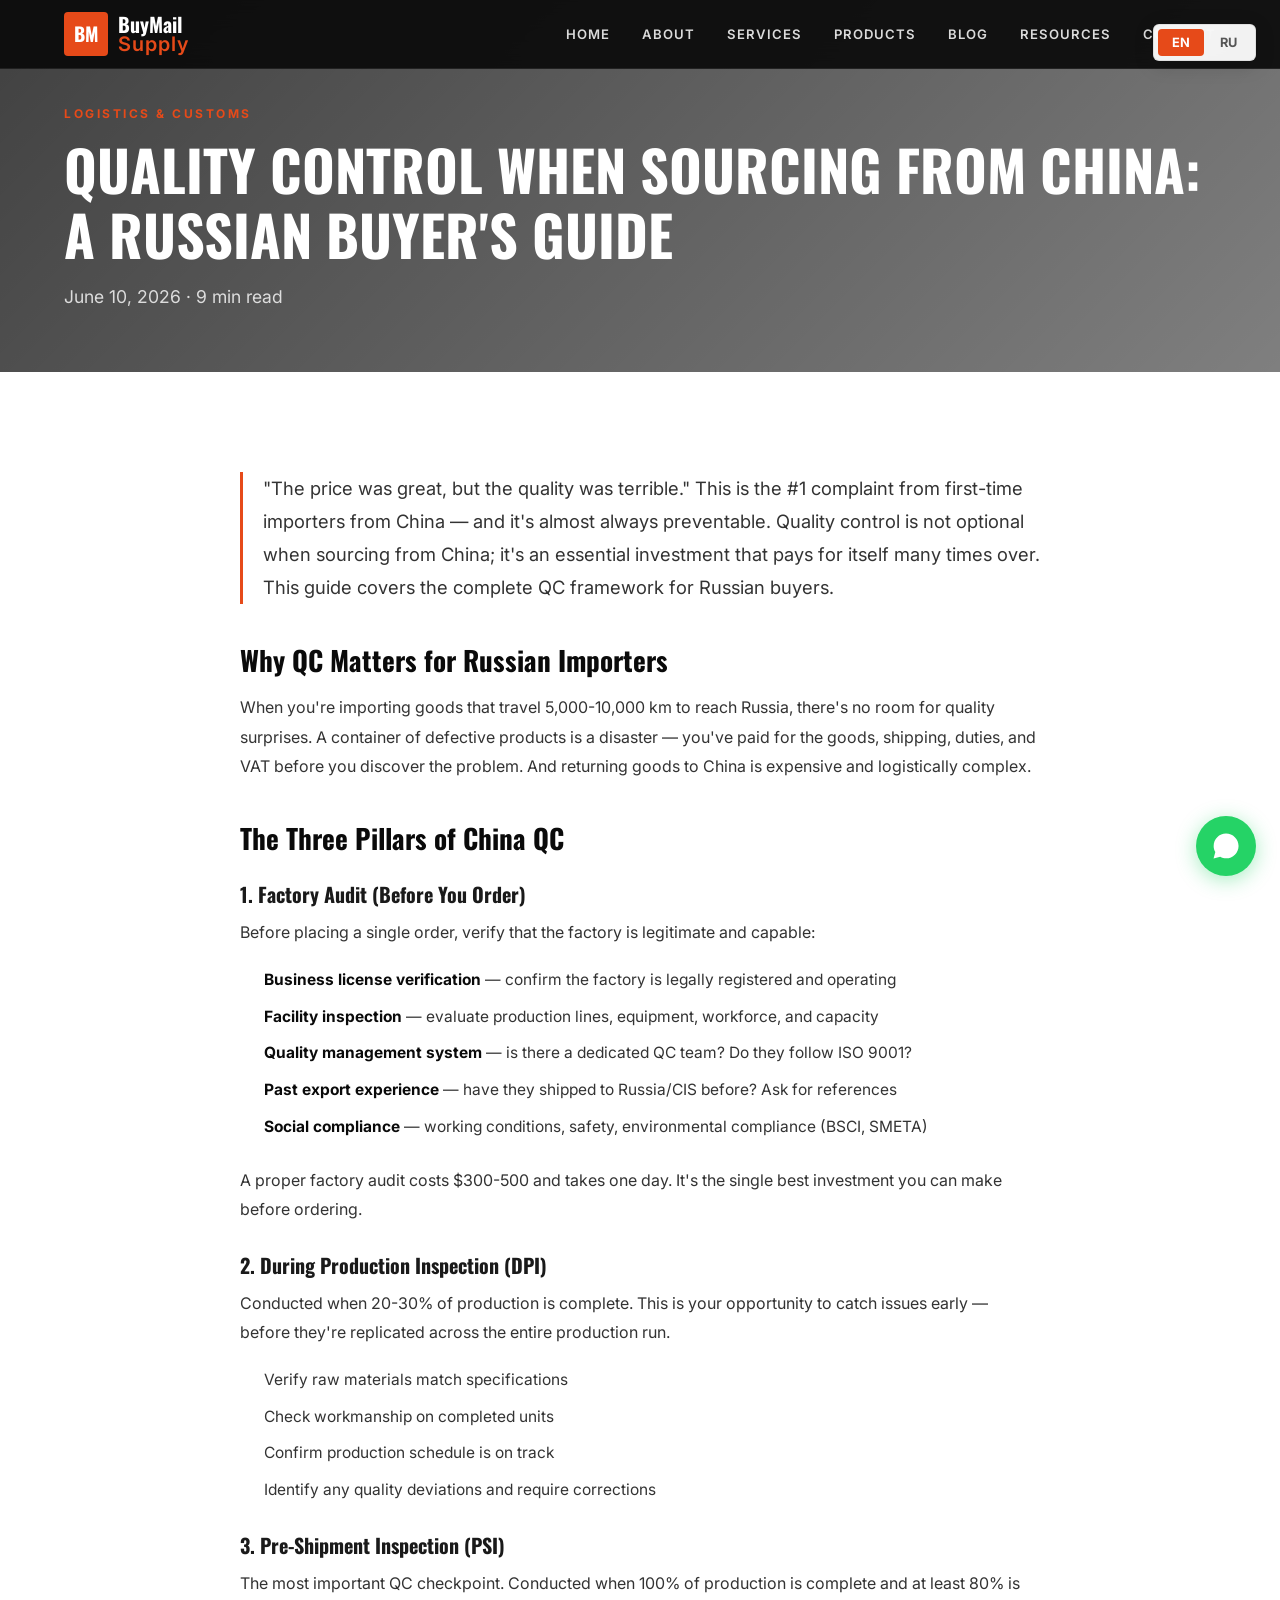
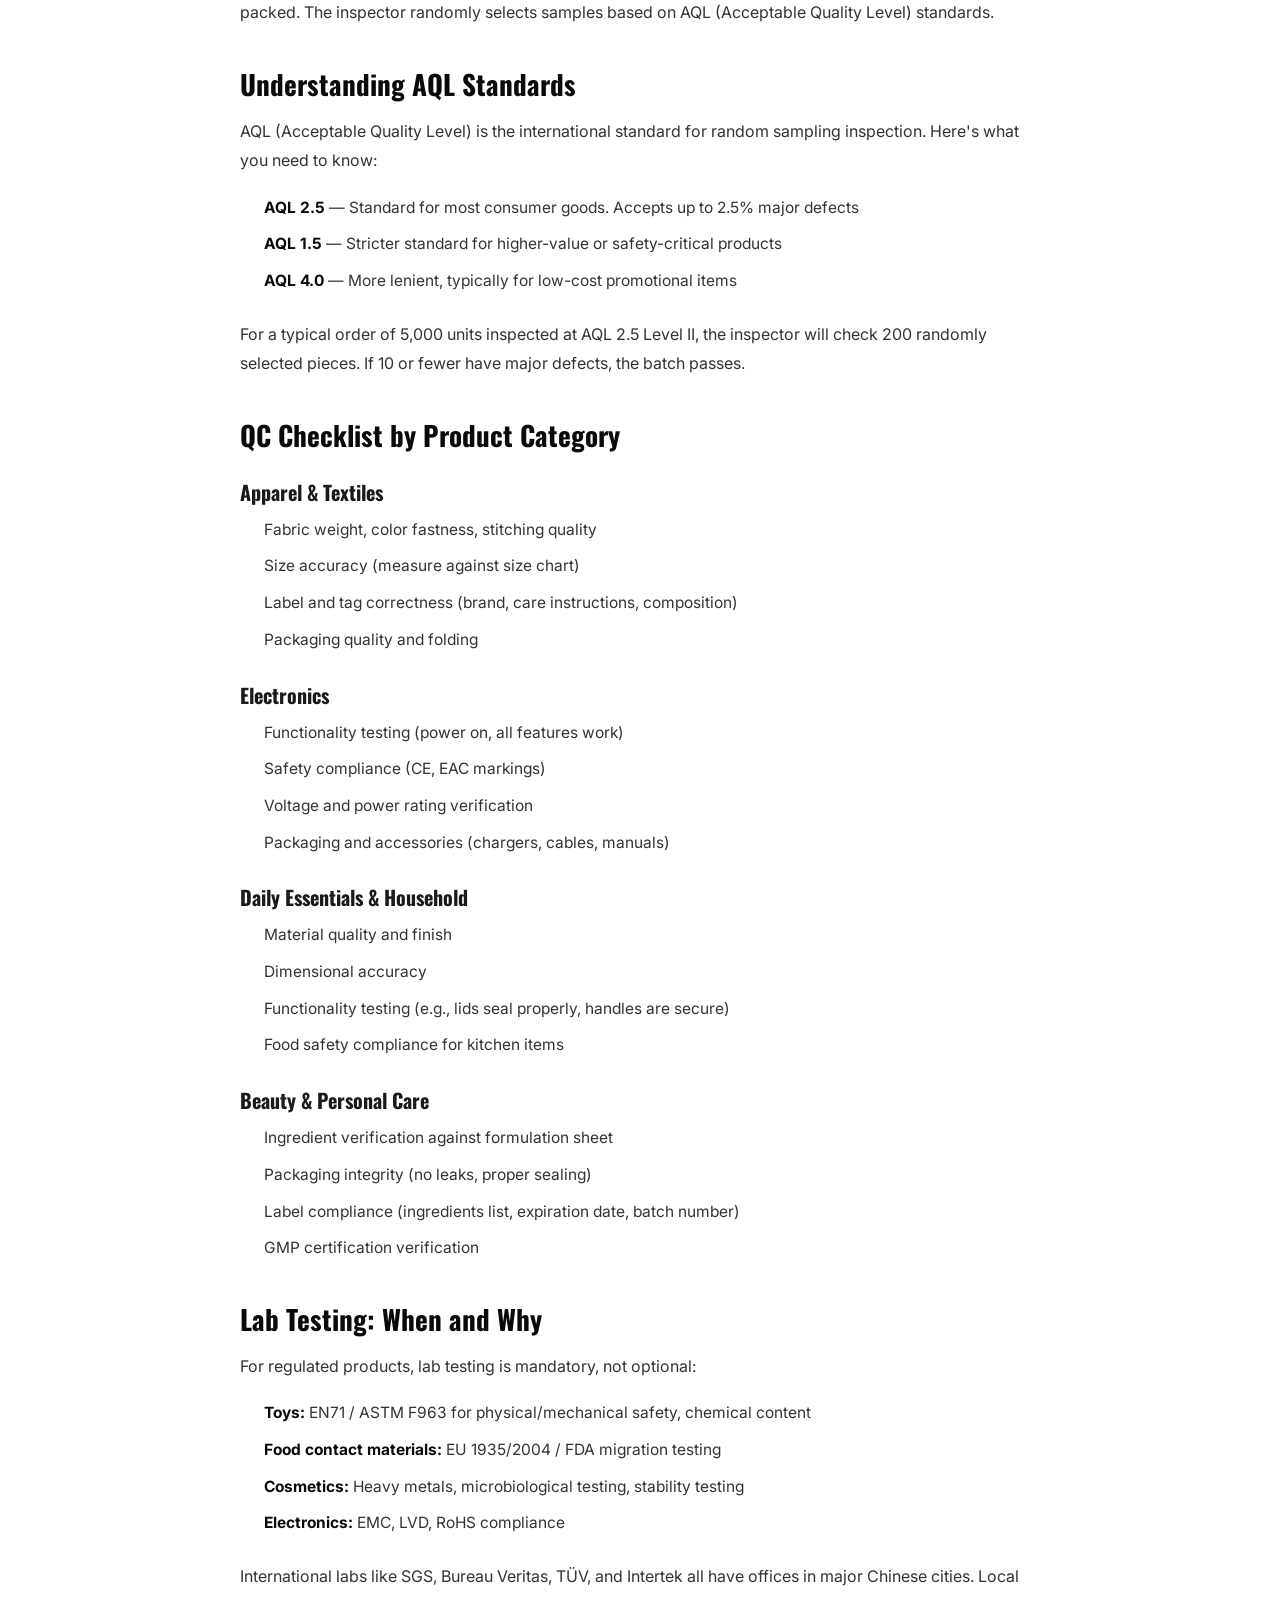
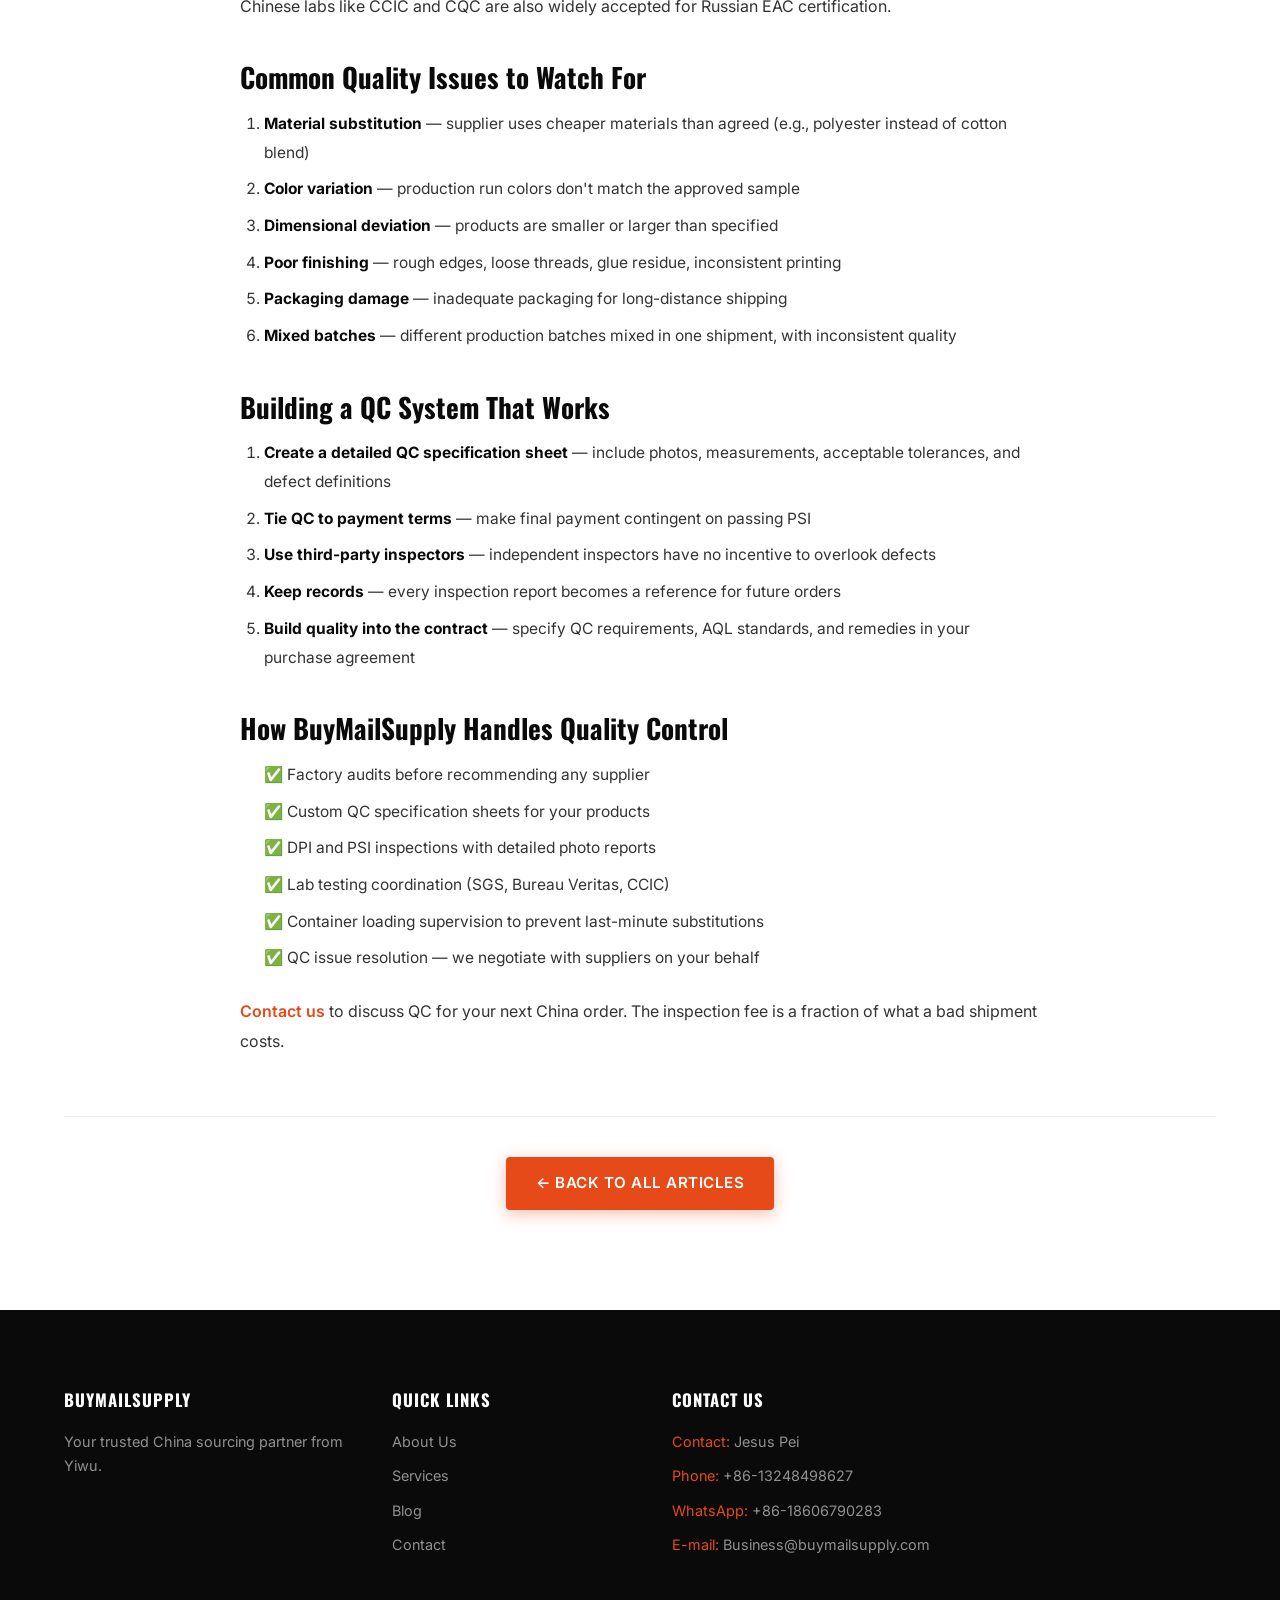
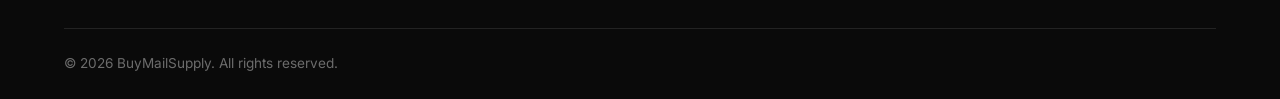
<file: blog/quality-control-sourcing-from-china.html>
<!DOCTYPE html>
<html lang="en">
<head>
  <meta charset="UTF-8"><meta name="viewport" content="width=device-width, initial-scale=1.0">
  <title>Quality Control When Sourcing from China: A Russian Buyer's Guide 2026 | BuyMailSupply</title>
  <meta name="description" content="How to ensure product quality when importing from China — factory audits, pre-shipment inspections, lab testing, AQL standards, and common quality issues by product category.">
  <link rel="stylesheet" href="../css/style.css">
  <link rel="preconnect" href="https://fonts.googleapis.com"><link rel="preconnect" href="https://fonts.gstatic.com" crossorigin>
  <link href="https://fonts.googleapis.com/css2?family=Inter:wght@400;500;600;700&family=Oswald:wght@500;600;700&display=swap" rel="stylesheet">
</head>
<body>
  <div class="lang-switcher" id="langSwitcher"><button class="lang-btn active" data-lang="en">EN</button><button class="lang-btn" data-lang="ru">RU</button></div>
  <nav class="navbar" id="navbar"><div class="container nav-inner"><a href="../index.html" class="logo"><span class="logo-mark">BM</span><span class="logo-text"><span class="logo-name">BuyMail</span><span class="logo-tagline">Supply</span></span></a><ul class="nav-links" id="navLinks"><li><a href="../index.html" data-en="HOME" data-ru="ГЛАВНАЯ">HOME</a></li><li><a href="../about.html" data-en="ABOUT" data-ru="О НАС">ABOUT</a></li><li><a href="../services.html" data-en="SERVICES" data-ru="УСЛУГИ">SERVICES</a></li><li><a href="../products.html" data-en="PRODUCTS" data-ru="ТОВАРЫ">PRODUCTS</a></li><li><a href="../blog.html" data-en="BLOG" data-ru="БЛОГ">BLOG</a></li><li><a href="../resources.html" data-en="RESOURCES" data-ru="РЕСУРСЫ">RESOURCES</a></li><li><a href="../contact.html" data-en="CONTACT" data-ru="КОНТАКТЫ">CONTACT</a></li></ul><button class="mobile-toggle" id="mobileToggle"><span></span><span></span><span></span></button></div></nav>

  <section class="page-hero" style="min-height:40vh;"><div class="page-hero-bg" style="background-image:url('https://images.unsplash.com/photo-1504917595217-d4dc5ebe6122?auto=format&fit=crop&w=1920&q=80')"></div><div class="page-hero-overlay"></div><div class="container page-hero-inner"><span class="section-tag">LOGISTICS & CUSTOMS</span><h1 data-en="Quality Control When Sourcing from China: A Russian Buyer's Guide" data-ru="Контроль качества при закупках в Китае: Руководство для российских покупателей">Quality Control When Sourcing from China: A Russian Buyer's Guide</h1><p data-en="June 10, 2026 · 9 min read" data-ru="10 июня 2026 · 9 мин чтения">June 10, 2026 · 9 min read</p></div></section>

  <article class="page-section"><div class="container"><div class="post-content">
    <div data-lang-content="en">
      <p class="lead">"The price was great, but the quality was terrible." This is the #1 complaint from first-time importers from China — and it's almost always preventable. Quality control is not optional when sourcing from China; it's an essential investment that pays for itself many times over. This guide covers the complete QC framework for Russian buyers.</p>

      <h2>Why QC Matters for Russian Importers</h2>
      <p>When you're importing goods that travel 5,000-10,000 km to reach Russia, there's no room for quality surprises. A container of defective products is a disaster — you've paid for the goods, shipping, duties, and VAT before you discover the problem. And returning goods to China is expensive and logistically complex.</p>

      <h2>The Three Pillars of China QC</h2>
      <h3>1. Factory Audit (Before You Order)</h3>
      <p>Before placing a single order, verify that the factory is legitimate and capable:</p>
      <ul><li><strong>Business license verification</strong> — confirm the factory is legally registered and operating</li><li><strong>Facility inspection</strong> — evaluate production lines, equipment, workforce, and capacity</li><li><strong>Quality management system</strong> — is there a dedicated QC team? Do they follow ISO 9001?</li><li><strong>Past export experience</strong> — have they shipped to Russia/CIS before? Ask for references</li><li><strong>Social compliance</strong> — working conditions, safety, environmental compliance (BSCI, SMETA)</li></ul>
      <p>A proper factory audit costs $300-500 and takes one day. It's the single best investment you can make before ordering.</p>

      <h3>2. During Production Inspection (DPI)</h3>
      <p>Conducted when 20-30% of production is complete. This is your opportunity to catch issues early — before they're replicated across the entire production run.</p>
      <ul><li>Verify raw materials match specifications</li><li>Check workmanship on completed units</li><li>Confirm production schedule is on track</li><li>Identify any quality deviations and require corrections</li></ul>

      <h3>3. Pre-Shipment Inspection (PSI)</h3>
      <p>The most important QC checkpoint. Conducted when 100% of production is complete and at least 80% is packed. The inspector randomly selects samples based on AQL (Acceptable Quality Level) standards.</p>

      <h2>Understanding AQL Standards</h2>
      <p>AQL (Acceptable Quality Level) is the international standard for random sampling inspection. Here's what you need to know:</p>
      <ul><li><strong>AQL 2.5</strong> — Standard for most consumer goods. Accepts up to 2.5% major defects</li><li><strong>AQL 1.5</strong> — Stricter standard for higher-value or safety-critical products</li><li><strong>AQL 4.0</strong> — More lenient, typically for low-cost promotional items</li></ul>
      <p>For a typical order of 5,000 units inspected at AQL 2.5 Level II, the inspector will check 200 randomly selected pieces. If 10 or fewer have major defects, the batch passes.</p>

      <h2>QC Checklist by Product Category</h2>
      <h3>Apparel & Textiles</h3>
      <ul><li>Fabric weight, color fastness, stitching quality</li><li>Size accuracy (measure against size chart)</li><li>Label and tag correctness (brand, care instructions, composition)</li><li>Packaging quality and folding</li></ul>

      <h3>Electronics</h3>
      <ul><li>Functionality testing (power on, all features work)</li><li>Safety compliance (CE, EAC markings)</li><li>Voltage and power rating verification</li><li>Packaging and accessories (chargers, cables, manuals)</li></ul>

      <h3>Daily Essentials & Household</h3>
      <ul><li>Material quality and finish</li><li>Dimensional accuracy</li><li>Functionality testing (e.g., lids seal properly, handles are secure)</li><li>Food safety compliance for kitchen items</li></ul>

      <h3>Beauty & Personal Care</h3>
      <ul><li>Ingredient verification against formulation sheet</li><li>Packaging integrity (no leaks, proper sealing)</li><li>Label compliance (ingredients list, expiration date, batch number)</li><li>GMP certification verification</li></ul>

      <h2>Lab Testing: When and Why</h2>
      <p>For regulated products, lab testing is mandatory, not optional:</p>
      <ul><li><strong>Toys:</strong> EN71 / ASTM F963 for physical/mechanical safety, chemical content</li><li><strong>Food contact materials:</strong> EU 1935/2004 / FDA migration testing</li><li><strong>Cosmetics:</strong> Heavy metals, microbiological testing, stability testing</li><li><strong>Electronics:</strong> EMC, LVD, RoHS compliance</li></ul>
      <p>International labs like SGS, Bureau Veritas, TÜV, and Intertek all have offices in major Chinese cities. Local Chinese labs like CCIC and CQC are also widely accepted for Russian EAC certification.</p>

      <h2>Common Quality Issues to Watch For</h2>
      <ol><li><strong>Material substitution</strong> — supplier uses cheaper materials than agreed (e.g., polyester instead of cotton blend)</li><li><strong>Color variation</strong> — production run colors don't match the approved sample</li><li><strong>Dimensional deviation</strong> — products are smaller or larger than specified</li><li><strong>Poor finishing</strong> — rough edges, loose threads, glue residue, inconsistent printing</li><li><strong>Packaging damage</strong> — inadequate packaging for long-distance shipping</li><li><strong>Mixed batches</strong> — different production batches mixed in one shipment, with inconsistent quality</li></ol>

      <h2>Building a QC System That Works</h2>
      <ol><li><strong>Create a detailed QC specification sheet</strong> — include photos, measurements, acceptable tolerances, and defect definitions</li><li><strong>Tie QC to payment terms</strong> — make final payment contingent on passing PSI</li><li><strong>Use third-party inspectors</strong> — independent inspectors have no incentive to overlook defects</li><li><strong>Keep records</strong> — every inspection report becomes a reference for future orders</li><li><strong>Build quality into the contract</strong> — specify QC requirements, AQL standards, and remedies in your purchase agreement</li></ol>

      <h2>How BuyMailSupply Handles Quality Control</h2>
      <ul><li>✅ Factory audits before recommending any supplier</li><li>✅ Custom QC specification sheets for your products</li><li>✅ DPI and PSI inspections with detailed photo reports</li><li>✅ Lab testing coordination (SGS, Bureau Veritas, CCIC)</li><li>✅ Container loading supervision to prevent last-minute substitutions</li><li>✅ QC issue resolution — we negotiate with suppliers on your behalf</li></ul>
      <p><a href="../contact.html" style="color:#e64a19;font-weight:600;">Contact us</a> to discuss QC for your next China order. The inspection fee is a fraction of what a bad shipment costs.</p>
    </div>

    <div data-lang-content="ru" style="display:none;">
      <p class="lead">"Цена была отличной, но качество — ужасным." Это жалоба №1 от начинающих импортёров из Китая — и почти всегда этого можно избежать. Контроль качества при закупках в Китае не опционален; это необходимая инвестиция, которая окупается многократно.</p>

      <h2>Почему КК важен для российских импортёров</h2>
      <p>Когда вы импортируете товары, проходящие 5 000-10 000 км до России, сюрпризы с качеством недопустимы. Контейнер бракованной продукции — это катастрофа: вы уже заплатили за товар, доставку, пошлины и НДС до обнаружения проблемы.</p>

      <h2>Три столпа КК в Китае</h2>
      <h3>1. Аудит фабрики (до заказа)</h3>
      <ul><li><strong>Проверка бизнес-лицензии</strong></li><li><strong>Инспекция производства</strong> — линии, оборудование, персонал, мощность</li><li><strong>Система менеджмента качества</strong> — есть ли отдел КК? Следуют ли ISO 9001?</li><li><strong>Опыт экспорта</strong> — поставки в Россию/СНГ? Запросите рекомендации</li><li><strong>Социальное соответствие</strong> — условия труда, безопасность (BSCI, SMETA)</li></ul>
      <p>Аудит фабрики стоит $300-500 и занимает один день. Это лучшая инвестиция перед заказом.</p>

      <h3>2. Инспекция в процессе производства (DPI)</h3>
      <p>Проводится при готовности 20-30%. Возможность выявить проблемы на раннем этапе.</p>

      <h3>3. Предотгрузочная инспекция (PSI)</h3>
      <p>Самый важный контрольный пункт. Проводится при 100% готовности и упаковке минимум 80%. Случайная выборка по стандартам AQL.</p>

      <h2>Стандарты AQL</h2>
      <ul><li><strong>AQL 2.5</strong> — стандарт для большинства потребительских товаров</li><li><strong>AQL 1.5</strong> — строже, для дорогих или критичных по безопасности товаров</li><li><strong>AQL 4.0</strong> — мягче, для недорогих рекламных товаров</li></ul>
      <p>Для заказа в 5 000 единиц по AQL 2.5 Level II инспектор проверит 200 случайно выбранных штук. Если 10 или менее имеют серьёзные дефекты — партия проходит.</p>

      <h2>Чек-лист КК по категориям</h2>
      <h3>Одежда и текстиль</h3>
      <ul><li>Вес ткани, стойкость цвета, качество швов</li><li>Точность размеров, правильность этикеток, качество упаковки</li></ul>
      <h3>Электроника</h3>
      <ul><li>Проверка функциональности, соответствие безопасности (CE, EAC), напряжение и мощность</li></ul>
      <h3>Товары повседневного спроса</h3>
      <ul><li>Качество материалов, точность размеров, проверка функциональности</li></ul>
      <h3>Косметика</h3>
      <ul><li>Проверка ингредиентов, целостность упаковки, соответствие этикеток, сертификация GMP</li></ul>

      <h2>Лабораторные испытания</h2>
      <ul><li><strong>Игрушки:</strong> EN71 / ASTM F963</li><li><strong>Контакт с пищей:</strong> EU 1935/2004 / FDA</li><li><strong>Косметика:</strong> Тяжёлые металлы, микробиология, стабильность</li><li><strong>Электроника:</strong> EMC, LVD, RoHS</li></ul>

      <h2>Типичные проблемы качества</h2>
      <ol><li><strong>Замена материалов</strong> — более дешёвые аналоги</li><li><strong>Отклонение цвета</strong></li><li><strong>Отклонение размеров</strong></li><li><strong>Плохая отделка</strong></li><li><strong>Повреждение упаковки</strong></li><li><strong>Смешанные партии</strong></li></ol>

      <h2>Как BuyMailSupply обеспечивает контроль качества</h2>
      <ul><li>✅ Аудит фабрик перед рекомендацией</li><li>✅ Спецификации КК под вашу продукцию</li><li>✅ Инспекции DPI и PSI с детальными фотоотчётами</li><li>✅ Координация лабораторных испытаний</li><li>✅ Контроль загрузки контейнера</li><li>✅ Решение проблем качества — переговоры с поставщиками от вашего имени</li></ul>
      <p><a href="../contact.html" style="color:#e64a19;font-weight:600;">Свяжитесь с нами</a> для обсуждения КК вашего следующего заказа из Китая.</p>
    </div>
  </div>
  <div style="text-align:center;margin-top:60px;padding-top:40px;border-top:1px solid #eee;"><a href="../blog.html" class="btn btn-primary" data-en="← Back to All Articles" data-ru="← Все статьи">← Back to All Articles</a></div></div></article>

  <footer class="footer"><div class="container"><div class="footer-grid"><div class="footer-col"><h4>BuyMailSupply</h4><p data-en="Your trusted China sourcing partner from Yiwu." data-ru="Ваш надёжный партнёр по закупкам в Китае из Иу.">Your trusted China sourcing partner from Yiwu.</p></div><div class="footer-col"><h4 data-en="Quick Links" data-ru="Быстрые ссылки">Quick Links</h4><a href="../about.html">About Us</a><a href="../services.html">Services</a><a href="../blog.html">Blog</a><a href="../contact.html">Contact</a></div><div class="footer-col"><h4 data-en="Contact Us" data-ru="Контакты">Contact Us</h4><p><span>Contact:</span> Jesus Pei</p><p><span>Phone:</span> +86-13248498627</p><p><span>WhatsApp:</span> +86-18606790283</p><p><span>E-mail:</span> Business@buymailsupply.com</p></div></div><div class="footer-bottom"><p>&copy; 2026 BuyMailSupply. All rights reserved.</p></div></div></footer>
  <a href="https://wa.me/8618606790283" target="_blank" rel="noopener" class="float-wa"><svg viewBox="0 0 24 24"><path fill="currentColor" d="M12.04 2C6.58 2 2.13 6.45 2.13 11.91c0 1.75.46 3.45 1.33 4.95L2.05 22l5.33-1.4c1.44.79 3.07 1.21 4.76 1.21 5.46 0 9.91-4.45 9.91-9.91S17.5 2 12.04 2z"/></svg></a>
  <script src="../js/main.js"></script>
</body>
</html>
</file>
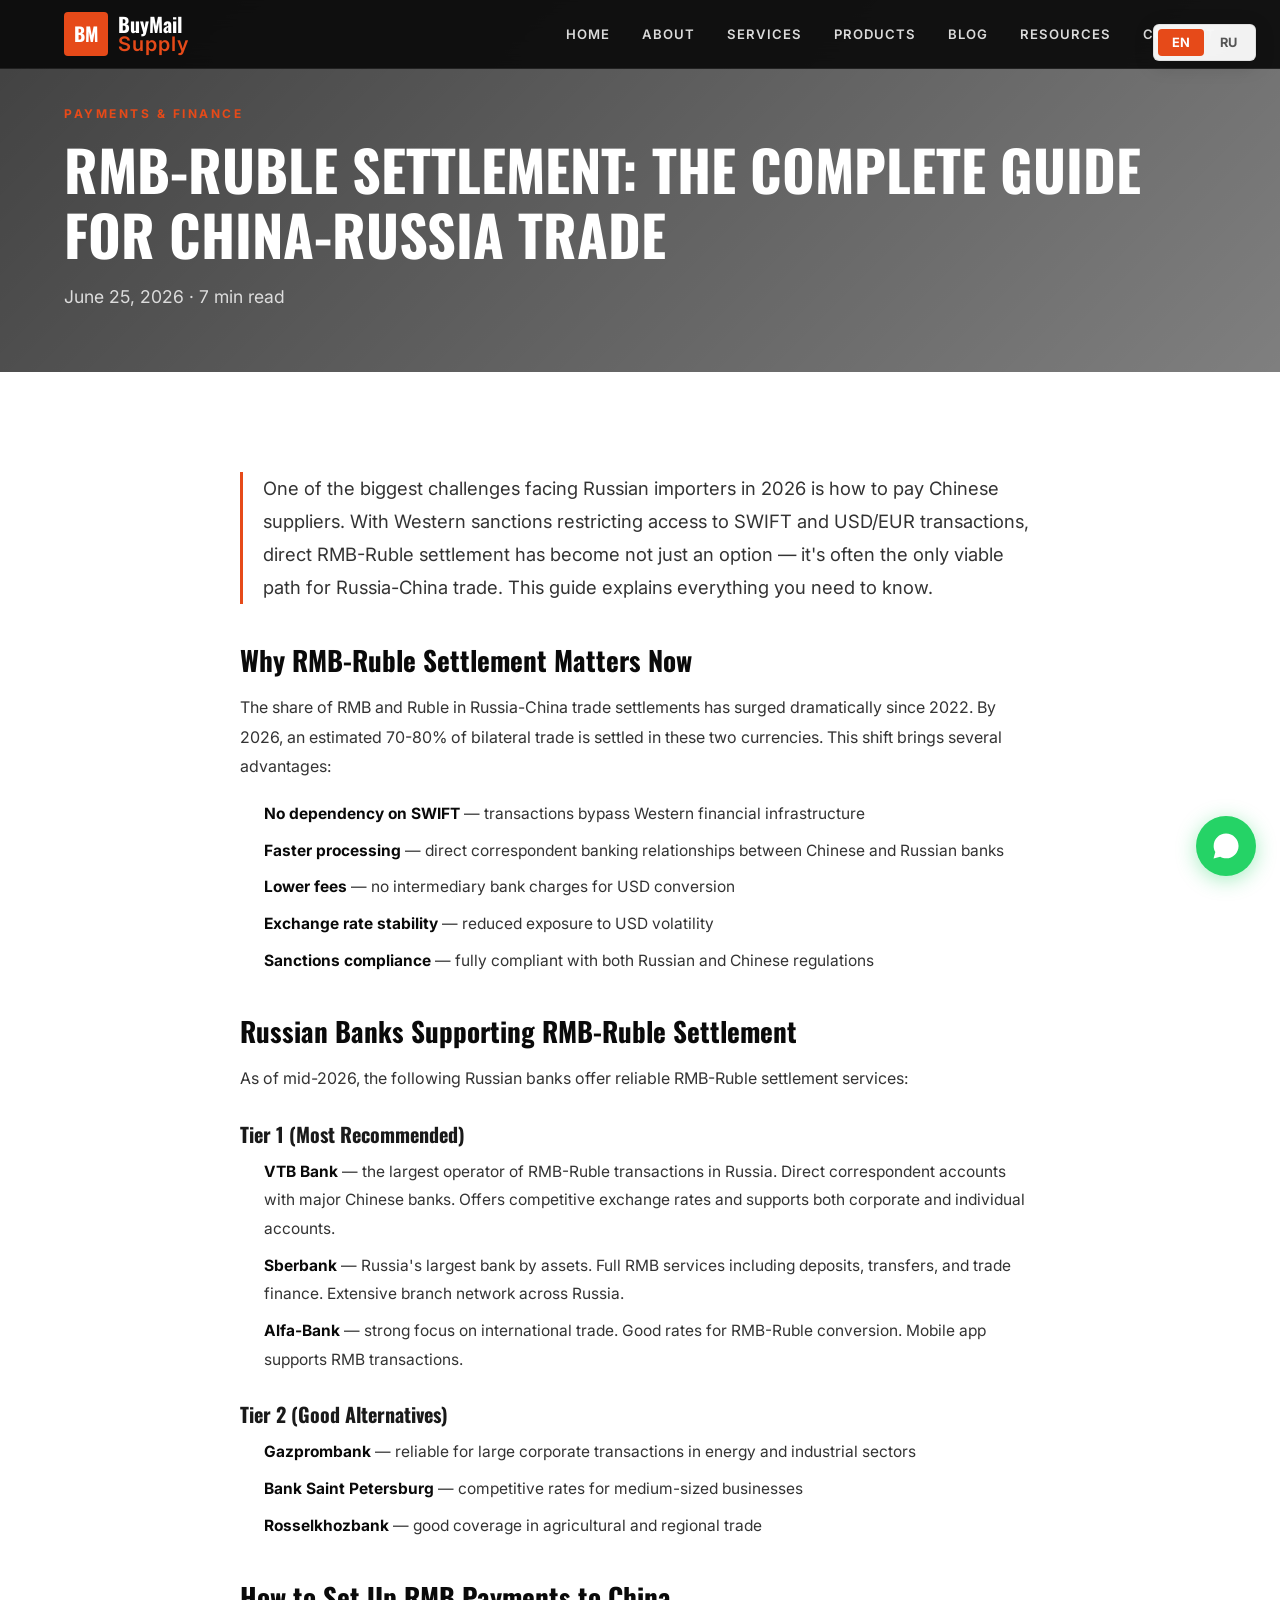
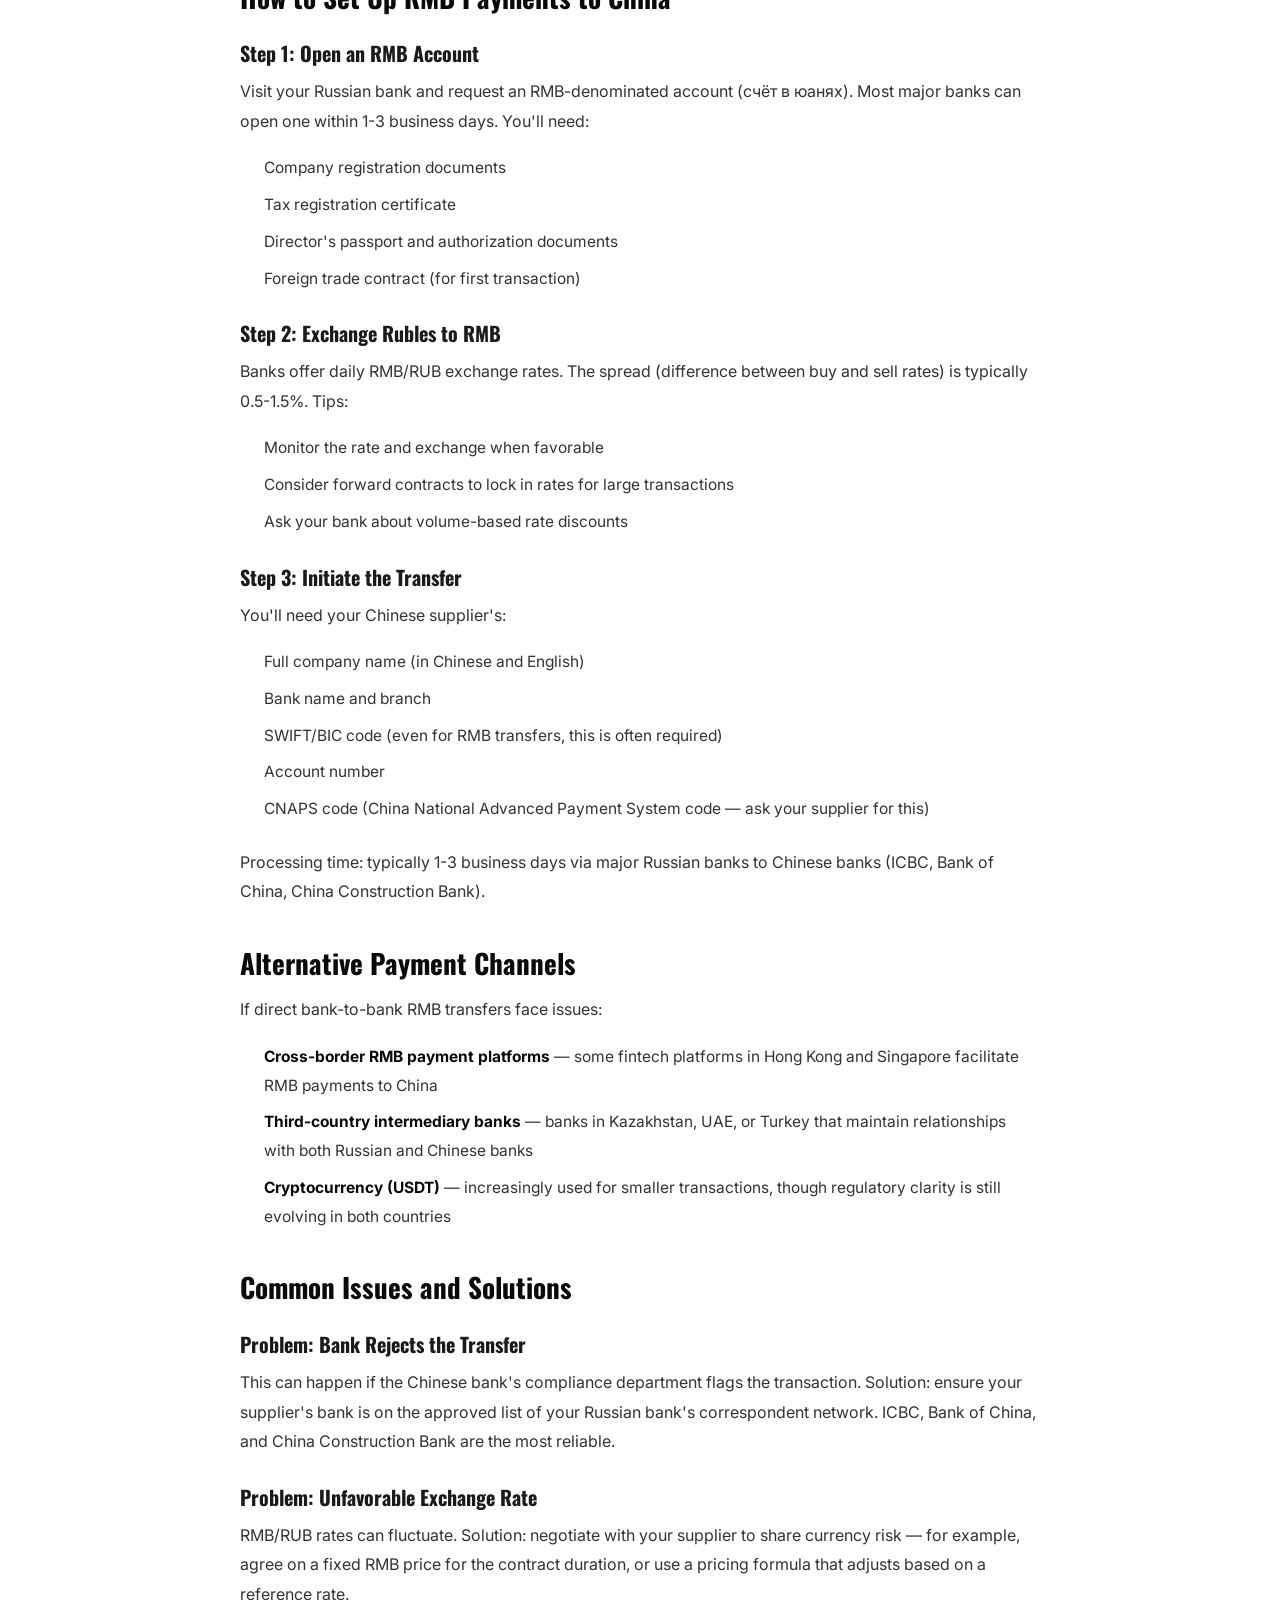
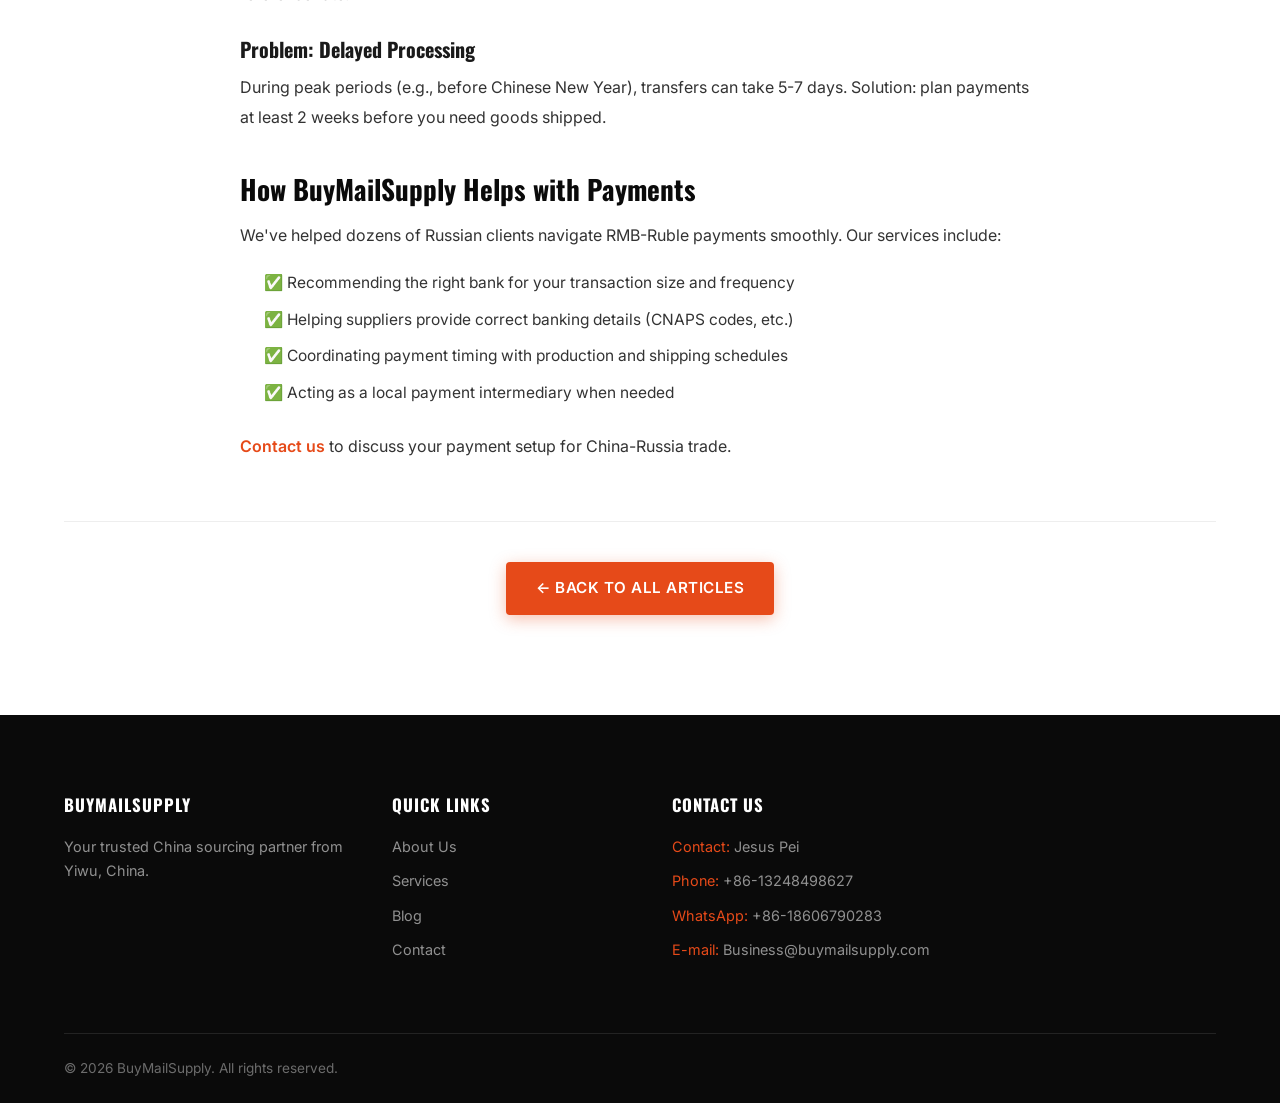
<file: blog/rmb-ruble-settlement-guide.html>
<!DOCTYPE html>
<html lang="en">
<head>
  <meta charset="UTF-8">
  <meta name="viewport" content="width=device-width, initial-scale=1.0">
  <title>RMB-Ruble Settlement: Complete Guide for China-Russia Trade 2026 | BuyMailSupply</title>
  <meta name="description" content="How Russian businesses can pay Chinese suppliers directly in RMB or Rubles — banks, procedures, exchange rates, and tips to save on cross-border payments in 2026.">
  <link rel="stylesheet" href="../css/style.css">
  <link rel="preconnect" href="https://fonts.googleapis.com">
  <link rel="preconnect" href="https://fonts.gstatic.com" crossorigin>
  <link href="https://fonts.googleapis.com/css2?family=Inter:wght@400;500;600;700&family=Oswald:wght@500;600;700&display=swap" rel="stylesheet">
</head>
<body>

  <div class="lang-switcher" id="langSwitcher">
    <button class="lang-btn active" data-lang="en">EN</button>
    <button class="lang-btn" data-lang="ru">RU</button>
  </div>

  <nav class="navbar" id="navbar">
    <div class="container nav-inner">
      <a href="../index.html" class="logo"><span class="logo-mark">BM</span><span class="logo-text"><span class="logo-name">BuyMail</span><span class="logo-tagline">Supply</span></span></a>
      <ul class="nav-links" id="navLinks">
        <li><a href="../index.html" data-en="HOME" data-ru="ГЛАВНАЯ">HOME</a></li>
        <li><a href="../about.html" data-en="ABOUT" data-ru="О НАС">ABOUT</a></li>
        <li><a href="../services.html" data-en="SERVICES" data-ru="УСЛУГИ">SERVICES</a></li>
        <li><a href="../products.html" data-en="PRODUCTS" data-ru="ТОВАРЫ">PRODUCTS</a></li>
        <li><a href="../blog.html" data-en="BLOG" data-ru="БЛОГ">BLOG</a></li>
        <li><a href="../resources.html" data-en="RESOURCES" data-ru="РЕСУРСЫ">RESOURCES</a></li>
        <li><a href="../contact.html" data-en="CONTACT" data-ru="КОНТАКТЫ">CONTACT</a></li>
      </ul>
      <button class="mobile-toggle" id="mobileToggle" aria-label="Toggle menu"><span></span><span></span><span></span></button>
    </div>
  </nav>

  <section class="page-hero" style="min-height:40vh;">
    <div class="page-hero-bg" style="background-image:url('https://images.unsplash.com/photo-1559526324-4b87b5e9b7ee?auto=format&fit=crop&w=1920&q=80')"></div>
    <div class="page-hero-overlay"></div>
    <div class="container page-hero-inner">
      <span class="section-tag">PAYMENTS & FINANCE</span>
      <h1 data-en="RMB-Ruble Settlement: The Complete Guide for China-Russia Trade" data-ru="Расчёты в юанях и рублях: Полное руководство для торговли Китай-Россия">RMB-Ruble Settlement: The Complete Guide for China-Russia Trade</h1>
      <p data-en="June 25, 2026 · 7 min read" data-ru="25 июня 2026 · 7 мин чтения">June 25, 2026 · 7 min read</p>
    </div>
  </section>

  <article class="page-section">
    <div class="container">
      <div class="post-content">

        <div data-lang-content="en">
          <p class="lead">One of the biggest challenges facing Russian importers in 2026 is how to pay Chinese suppliers. With Western sanctions restricting access to SWIFT and USD/EUR transactions, direct RMB-Ruble settlement has become not just an option — it's often the only viable path for Russia-China trade. This guide explains everything you need to know.</p>

          <h2>Why RMB-Ruble Settlement Matters Now</h2>
          <p>The share of RMB and Ruble in Russia-China trade settlements has surged dramatically since 2022. By 2026, an estimated 70-80% of bilateral trade is settled in these two currencies. This shift brings several advantages:</p>
          <ul>
            <li><strong>No dependency on SWIFT</strong> — transactions bypass Western financial infrastructure</li>
            <li><strong>Faster processing</strong> — direct correspondent banking relationships between Chinese and Russian banks</li>
            <li><strong>Lower fees</strong> — no intermediary bank charges for USD conversion</li>
            <li><strong>Exchange rate stability</strong> — reduced exposure to USD volatility</li>
            <li><strong>Sanctions compliance</strong> — fully compliant with both Russian and Chinese regulations</li>
          </ul>

          <h2>Russian Banks Supporting RMB-Ruble Settlement</h2>
          <p>As of mid-2026, the following Russian banks offer reliable RMB-Ruble settlement services:</p>

          <h3>Tier 1 (Most Recommended)</h3>
          <ul>
            <li><strong>VTB Bank</strong> — the largest operator of RMB-Ruble transactions in Russia. Direct correspondent accounts with major Chinese banks. Offers competitive exchange rates and supports both corporate and individual accounts.</li>
            <li><strong>Sberbank</strong> — Russia's largest bank by assets. Full RMB services including deposits, transfers, and trade finance. Extensive branch network across Russia.</li>
            <li><strong>Alfa-Bank</strong> — strong focus on international trade. Good rates for RMB-Ruble conversion. Mobile app supports RMB transactions.</li>
          </ul>

          <h3>Tier 2 (Good Alternatives)</h3>
          <ul>
            <li><strong>Gazprombank</strong> — reliable for large corporate transactions in energy and industrial sectors</li>
            <li><strong>Bank Saint Petersburg</strong> — competitive rates for medium-sized businesses</li>
            <li><strong>Rosselkhozbank</strong> — good coverage in agricultural and regional trade</li>
          </ul>

          <h2>How to Set Up RMB Payments to China</h2>
          <h3>Step 1: Open an RMB Account</h3>
          <p>Visit your Russian bank and request an RMB-denominated account (счёт в юанях). Most major banks can open one within 1-3 business days. You'll need:</p>
          <ul>
            <li>Company registration documents</li>
            <li>Tax registration certificate</li>
            <li>Director's passport and authorization documents</li>
            <li>Foreign trade contract (for first transaction)</li>
          </ul>

          <h3>Step 2: Exchange Rubles to RMB</h3>
          <p>Banks offer daily RMB/RUB exchange rates. The spread (difference between buy and sell rates) is typically 0.5-1.5%. Tips:</p>
          <ul>
            <li>Monitor the rate and exchange when favorable</li>
            <li>Consider forward contracts to lock in rates for large transactions</li>
            <li>Ask your bank about volume-based rate discounts</li>
          </ul>

          <h3>Step 3: Initiate the Transfer</h3>
          <p>You'll need your Chinese supplier's:</p>
          <ul>
            <li>Full company name (in Chinese and English)</li>
            <li>Bank name and branch</li>
            <li>SWIFT/BIC code (even for RMB transfers, this is often required)</li>
            <li>Account number</li>
            <li>CNAPS code (China National Advanced Payment System code — ask your supplier for this)</li>
          </ul>
          <p>Processing time: typically 1-3 business days via major Russian banks to Chinese banks (ICBC, Bank of China, China Construction Bank).</p>

          <h2>Alternative Payment Channels</h2>
          <p>If direct bank-to-bank RMB transfers face issues:</p>
          <ul>
            <li><strong>Cross-border RMB payment platforms</strong> — some fintech platforms in Hong Kong and Singapore facilitate RMB payments to China</li>
            <li><strong>Third-country intermediary banks</strong> — banks in Kazakhstan, UAE, or Turkey that maintain relationships with both Russian and Chinese banks</li>
            <li><strong>Cryptocurrency (USDT)</strong> — increasingly used for smaller transactions, though regulatory clarity is still evolving in both countries</li>
          </ul>

          <h2>Common Issues and Solutions</h2>
          <h3>Problem: Bank Rejects the Transfer</h3>
          <p>This can happen if the Chinese bank's compliance department flags the transaction. Solution: ensure your supplier's bank is on the approved list of your Russian bank's correspondent network. ICBC, Bank of China, and China Construction Bank are the most reliable.</p>

          <h3>Problem: Unfavorable Exchange Rate</h3>
          <p>RMB/RUB rates can fluctuate. Solution: negotiate with your supplier to share currency risk — for example, agree on a fixed RMB price for the contract duration, or use a pricing formula that adjusts based on a reference rate.</p>

          <h3>Problem: Delayed Processing</h3>
          <p>During peak periods (e.g., before Chinese New Year), transfers can take 5-7 days. Solution: plan payments at least 2 weeks before you need goods shipped.</p>

          <h2>How BuyMailSupply Helps with Payments</h2>
          <p>We've helped dozens of Russian clients navigate RMB-Ruble payments smoothly. Our services include:</p>
          <ul>
            <li>✅ Recommending the right bank for your transaction size and frequency</li>
            <li>✅ Helping suppliers provide correct banking details (CNAPS codes, etc.)</li>
            <li>✅ Coordinating payment timing with production and shipping schedules</li>
            <li>✅ Acting as a local payment intermediary when needed</li>
          </ul>
          <p><a href="../contact.html" style="color:#e64a19;font-weight:600;">Contact us</a> to discuss your payment setup for China-Russia trade.</p>
        </div>

        <div data-lang-content="ru" style="display:none;">
          <p class="lead">Одна из главных проблем российских импортёров в 2026 году — как платить китайским поставщикам. С западными санкциями, ограничивающими доступ к SWIFT и транзакциям в USD/EUR, прямые расчёты в юанях и рублях стали не просто опцией — часто это единственный жизнеспособный путь для торговли Россия-Китай.</p>

          <h2>Почему расчёты в юанях и рублях важны сейчас</h2>
          <p>Доля юаня и рубля в торговых расчётах между Россией и Китаем резко выросла. К 2026 году примерно 70-80% двусторонней торговли проводится в этих двух валютах. Преимущества:</p>
          <ul>
            <li><strong>Независимость от SWIFT</strong> — транзакции обходят западную финансовую инфраструктуру</li>
            <li><strong>Быстрее обработка</strong> — прямые корреспондентские отношения между банками</li>
            <li><strong>Ниже комиссии</strong> — отсутствие сборов банков-посредников за конвертацию USD</li>
            <li><strong>Стабильность курса</strong> — меньшая подверженность волатильности доллара</li>
            <li><strong>Санкционная совместимость</strong> — полное соответствие нормам России и Китая</li>
          </ul>

          <h2>Российские банки с расчётами в юанях и рублях</h2>
          <h3>Уровень 1 (Наиболее рекомендуемые)</h3>
          <ul>
            <li><strong>ВТБ</strong> — крупнейший оператор транзакций юань-рубль в России. Прямые корсчета с крупными китайскими банками. Конкурентные курсы.</li>
            <li><strong>Сбербанк</strong> — крупнейший банк России по активам. Полный спектр услуг в юанях: депозиты, переводы, торговое финансирование.</li>
            <li><strong>Альфа-Банк</strong> — сильный фокус на международную торговлю. Хорошие курсы конвертации. Мобильное приложение поддерживает операции в юанях.</li>
          </ul>

          <h3>Уровень 2 (Хорошие альтернативы)</h3>
          <ul>
            <li><strong>Газпромбанк</strong> — надёжен для крупных корпоративных транзакций</li>
            <li><strong>Банк Санкт-Петербург</strong> — конкурентные курсы для среднего бизнеса</li>
            <li><strong>Россельхозбанк</strong> — хорошее покрытие в аграрной и региональной торговле</li>
          </ul>

          <h2>Как настроить платежи в юанях в Китай</h2>
          <h3>Шаг 1: Откройте счёт в юанях</h3>
          <p>Обратитесь в российский банк и запросите счёт в юанях. Большинство крупных банков открывают его за 1-3 рабочих дня. Потребуются:</p>
          <ul>
            <li>Регистрационные документы компании</li>
            <li>Свидетельство о постановке на налоговый учёт</li>
            <li>Паспорт директора и документы о полномочиях</li>
            <li>Внешнеторговый контракт (для первой транзакции)</li>
          </ul>

          <h3>Шаг 2: Обменяйте рубли на юани</h3>
          <p>Банки предлагают ежедневные курсы юань/рубль. Спред обычно 0,5-1,5%. Советы:</p>
          <ul>
            <li>Отслеживайте курс и обменивайте при благоприятных условиях</li>
            <li>Рассмотрите форвардные контракты для фиксации курса</li>
            <li>Запрашивайте скидки на курс при больших объёмах</li>
          </ul>

          <h3>Шаг 3: Инициируйте перевод</h3>
          <p>Вам потребуются данные китайского поставщика:</p>
          <ul>
            <li>Полное название компании (на китайском и английском)</li>
            <li>Название банка и отделения</li>
            <li>SWIFT/BIC код</li>
            <li>Номер счёта</li>
            <li>Код CNAPS (China National Advanced Payment System)</li>
          </ul>
          <p>Время обработки: обычно 1-3 рабочих дня через крупные российские банки в китайские (ICBC, Bank of China, China Construction Bank).</p>

          <h2>Альтернативные каналы платежей</h2>
          <ul>
            <li><strong>Трансграничные платформы платежей в юанях</strong> — финтех-платформы в Гонконге и Сингапуре</li>
            <li><strong>Банки-посредники в третьих странах</strong> — банки в Казахстане, ОАЭ или Турции</li>
            <li><strong>Криптовалюта (USDT)</strong> — всё чаще используется для небольших транзакций</li>
          </ul>

          <h2>Распространённые проблемы и решения</h2>
          <h3>Проблема: Банк отклоняет перевод</h3>
          <p>Может произойти, если комплаенс-отдел китайского банка отмечает транзакцию. Решение: убедитесь, что банк поставщика входит в одобренный список корреспондентской сети вашего российского банка.</p>

          <h3>Проблема: Невыгодный курс обмена</h3>
          <p>Решение: договоритесь с поставщиком о разделении валютного риска — например, фиксированная цена в юанях на срок контракта.</p>

          <h3>Проблема: Задержка обработки</h3>
          <p>В пиковые периоды переводы могут занимать 5-7 дней. Решение: планируйте платежи минимум за 2 недели до необходимой отгрузки.</p>

          <h2>Как BuyMailSupply помогает с платежами</h2>
          <ul>
            <li>✅ Рекомендация подходящего банка под ваш объём транзакций</li>
            <li>✅ Помощь поставщикам в предоставлении корректных банковских данных</li>
            <li>✅ Координация сроков платежей с производством и отгрузкой</li>
            <li>✅ Посредничество в платежах при необходимости</li>
          </ul>
          <p><a href="../contact.html" style="color:#e64a19;font-weight:600;">Свяжитесь с нами</a> для обсуждения настройки платежей для торговли Китай-Россия.</p>
        </div>

      </div>
      <div style="text-align:center;margin-top:60px;padding-top:40px;border-top:1px solid #eee;">
        <a href="../blog.html" class="btn btn-primary" data-en="← Back to All Articles" data-ru="← Все статьи">← Back to All Articles</a>
      </div>
    </div>
  </article>

  <footer class="footer">
    <div class="container">
      <div class="footer-grid">
        <div class="footer-col"><h4>BuyMailSupply</h4><p data-en="Your trusted China sourcing partner from Yiwu, China." data-ru="Ваш надёжный партнёр по закупкам в Китае из Иу.">Your trusted China sourcing partner from Yiwu, China.</p></div>
        <div class="footer-col"><h4 data-en="Quick Links" data-ru="Быстрые ссылки">Quick Links</h4><a href="../about.html">About Us</a><a href="../services.html">Services</a><a href="../blog.html">Blog</a><a href="../contact.html">Contact</a></div>
        <div class="footer-col"><h4 data-en="Contact Us" data-ru="Контакты">Contact Us</h4><p><span>Contact:</span> Jesus Pei</p><p><span>Phone:</span> +86-13248498627</p><p><span>WhatsApp:</span> +86-18606790283</p><p><span>E-mail:</span> Business@buymailsupply.com</p></div>
      </div>
      <div class="footer-bottom"><p>&copy; 2026 BuyMailSupply. All rights reserved.</p></div>
    </div>
  </footer>

  <a href="https://wa.me/8618606790283" target="_blank" rel="noopener" class="float-wa" aria-label="Chat on WhatsApp"><svg viewBox="0 0 24 24"><path fill="currentColor" d="M12.04 2C6.58 2 2.13 6.45 2.13 11.91c0 1.75.46 3.45 1.33 4.95L2.05 22l5.33-1.4c1.44.79 3.07 1.21 4.76 1.21 5.46 0 9.91-4.45 9.91-9.91S17.5 2 12.04 2z"/></svg></a>
  <script src="../js/main.js"></script>
</body>
</html>
</file>
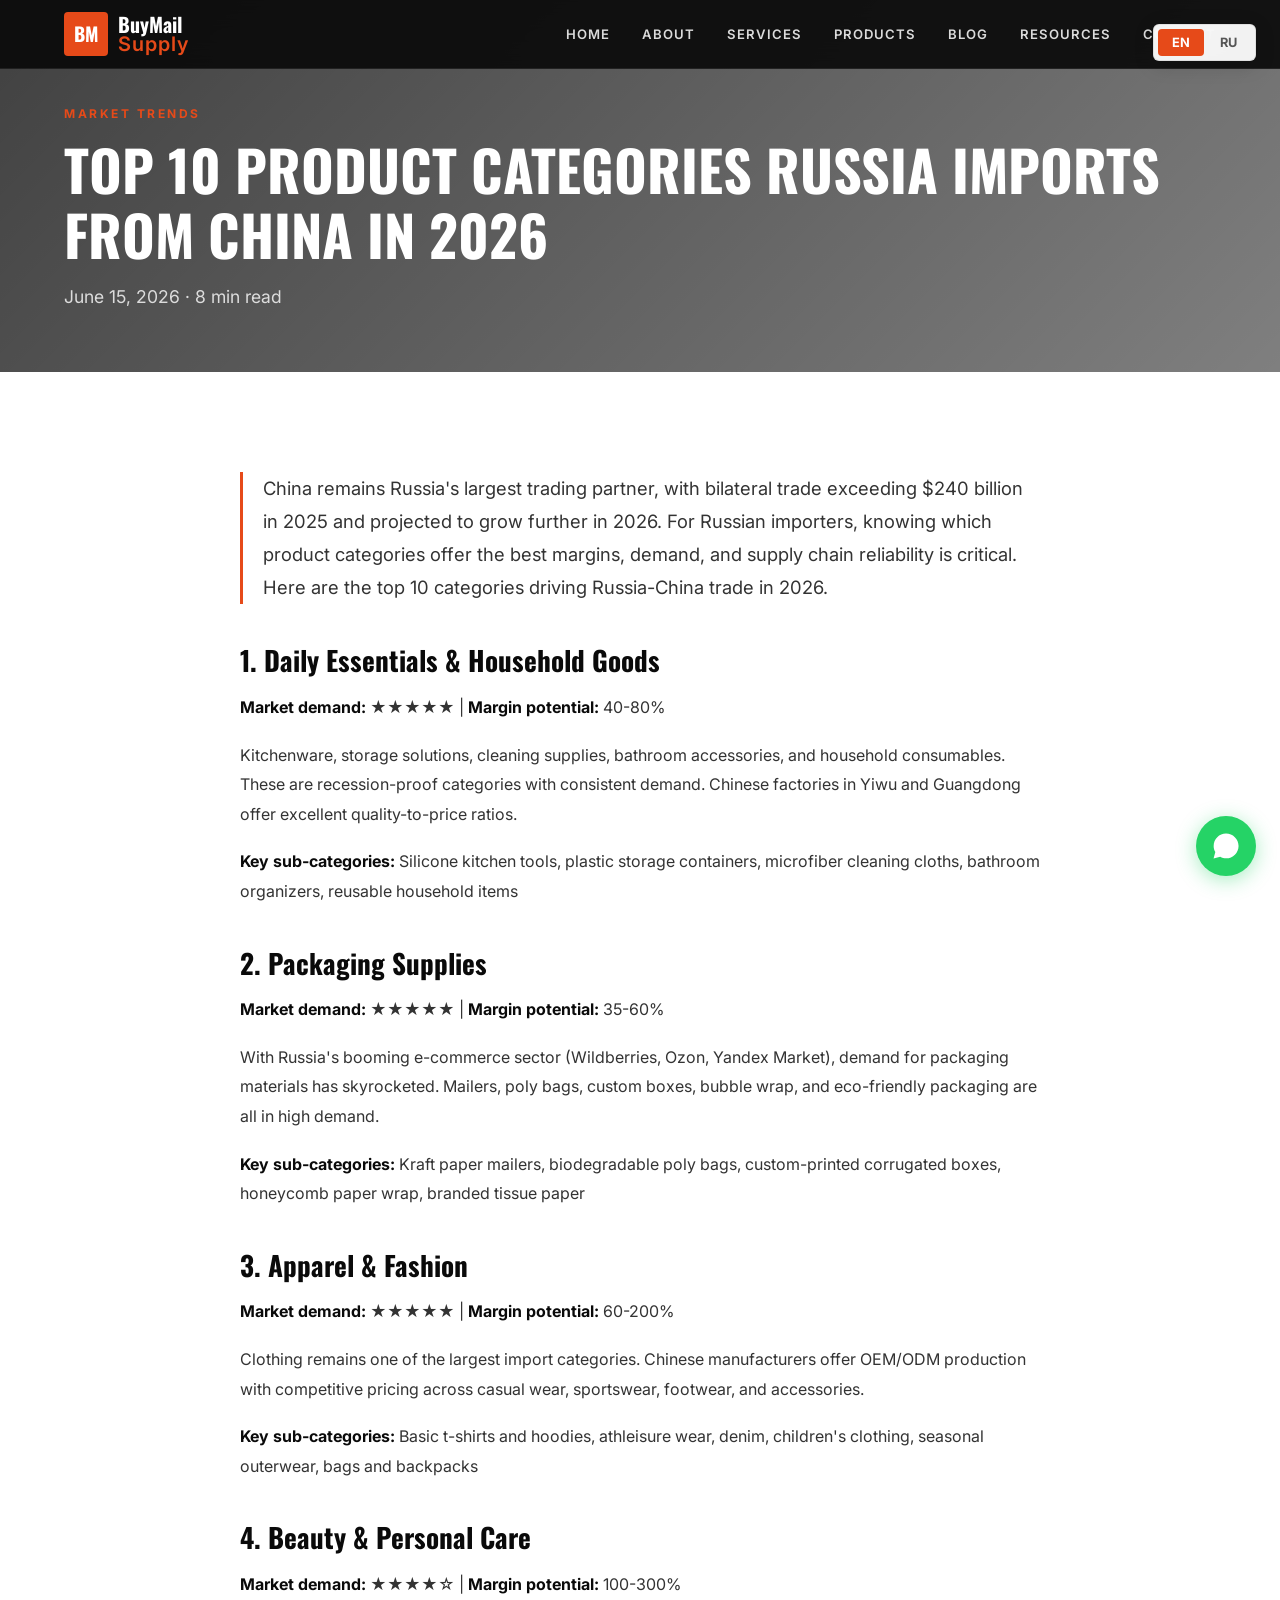
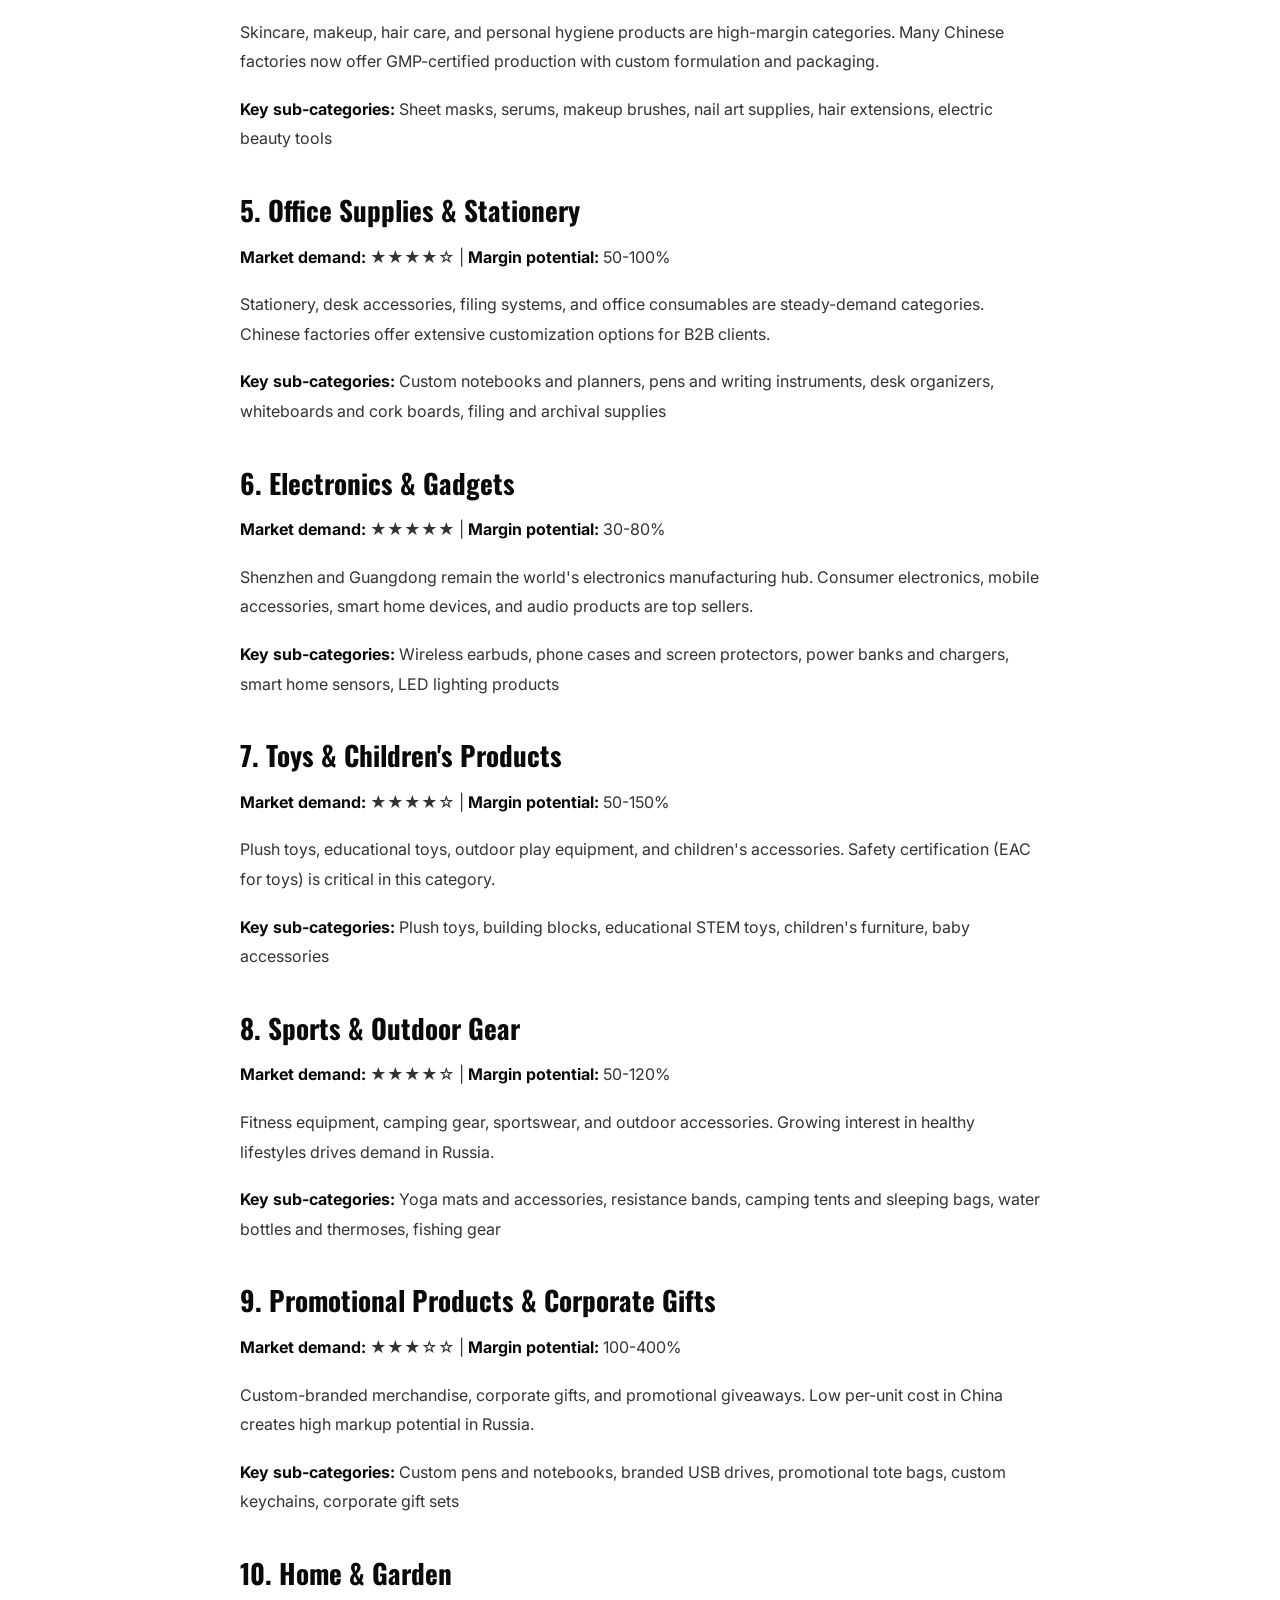
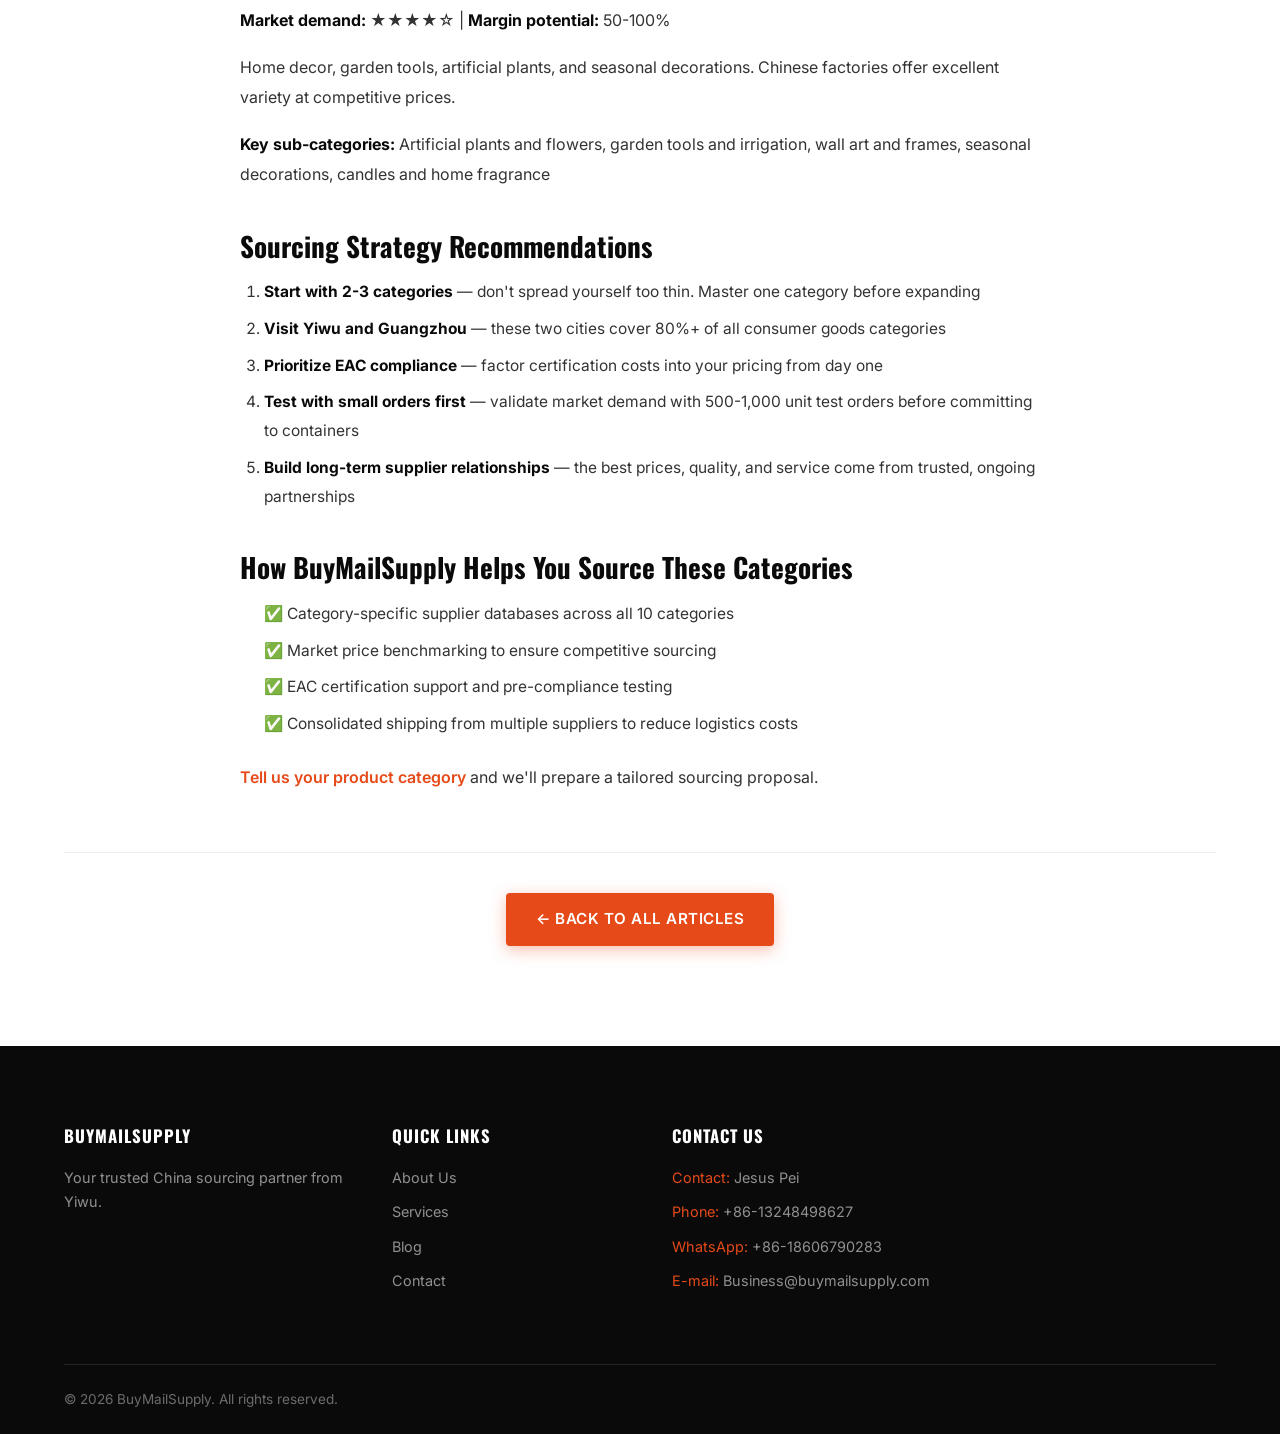
<file: blog/top-products-russia-imports-from-china.html>
<!DOCTYPE html>
<html lang="en">
<head>
  <meta charset="UTF-8"><meta name="viewport" content="width=device-width, initial-scale=1.0">
  <title>Top 10 Product Categories Russia Imports from China in 2026 | BuyMailSupply</title>
  <meta name="description" content="Discover the hottest product categories Russian buyers are sourcing from China — from daily essentials and apparel to electronics and industrial supplies. Market data, trends, and profit margins.">
  <link rel="stylesheet" href="../css/style.css">
  <link rel="preconnect" href="https://fonts.googleapis.com"><link rel="preconnect" href="https://fonts.gstatic.com" crossorigin>
  <link href="https://fonts.googleapis.com/css2?family=Inter:wght@400;500;600;700&family=Oswald:wght@500;600;700&display=swap" rel="stylesheet">
</head>
<body>
  <div class="lang-switcher" id="langSwitcher"><button class="lang-btn active" data-lang="en">EN</button><button class="lang-btn" data-lang="ru">RU</button></div>
  <nav class="navbar" id="navbar"><div class="container nav-inner"><a href="../index.html" class="logo"><span class="logo-mark">BM</span><span class="logo-text"><span class="logo-name">BuyMail</span><span class="logo-tagline">Supply</span></span></a><ul class="nav-links" id="navLinks"><li><a href="../index.html" data-en="HOME" data-ru="ГЛАВНАЯ">HOME</a></li><li><a href="../about.html" data-en="ABOUT" data-ru="О НАС">ABOUT</a></li><li><a href="../services.html" data-en="SERVICES" data-ru="УСЛУГИ">SERVICES</a></li><li><a href="../products.html" data-en="PRODUCTS" data-ru="ТОВАРЫ">PRODUCTS</a></li><li><a href="../blog.html" data-en="BLOG" data-ru="БЛОГ">BLOG</a></li><li><a href="../resources.html" data-en="RESOURCES" data-ru="РЕСУРСЫ">RESOURCES</a></li><li><a href="../contact.html" data-en="CONTACT" data-ru="КОНТАКТЫ">CONTACT</a></li></ul><button class="mobile-toggle" id="mobileToggle"><span></span><span></span><span></span></button></div></nav>

  <section class="page-hero" style="min-height:40vh;"><div class="page-hero-bg" style="background-image:url('https://images.unsplash.com/photo-1553413077-190dd305871c?auto=format&fit=crop&w=1920&q=80')"></div><div class="page-hero-overlay"></div><div class="container page-hero-inner"><span class="section-tag">MARKET TRENDS</span><h1 data-en="Top 10 Product Categories Russia Imports from China in 2026" data-ru="Топ-10 категорий товаров, которые Россия импортирует из Китая в 2026 году">Top 10 Product Categories Russia Imports from China in 2026</h1><p data-en="June 15, 2026 · 8 min read" data-ru="15 июня 2026 · 8 мин чтения">June 15, 2026 · 8 min read</p></div></section>

  <article class="page-section"><div class="container"><div class="post-content">
    <div data-lang-content="en">
      <p class="lead">China remains Russia's largest trading partner, with bilateral trade exceeding $240 billion in 2025 and projected to grow further in 2026. For Russian importers, knowing which product categories offer the best margins, demand, and supply chain reliability is critical. Here are the top 10 categories driving Russia-China trade in 2026.</p>

      <h2>1. Daily Essentials & Household Goods</h2>
      <p><strong>Market demand:</strong> ★★★★★ | <strong>Margin potential:</strong> 40-80%</p>
      <p>Kitchenware, storage solutions, cleaning supplies, bathroom accessories, and household consumables. These are recession-proof categories with consistent demand. Chinese factories in Yiwu and Guangdong offer excellent quality-to-price ratios.</p>
      <p><strong>Key sub-categories:</strong> Silicone kitchen tools, plastic storage containers, microfiber cleaning cloths, bathroom organizers, reusable household items</p>

      <h2>2. Packaging Supplies</h2>
      <p><strong>Market demand:</strong> ★★★★★ | <strong>Margin potential:</strong> 35-60%</p>
      <p>With Russia's booming e-commerce sector (Wildberries, Ozon, Yandex Market), demand for packaging materials has skyrocketed. Mailers, poly bags, custom boxes, bubble wrap, and eco-friendly packaging are all in high demand.</p>
      <p><strong>Key sub-categories:</strong> Kraft paper mailers, biodegradable poly bags, custom-printed corrugated boxes, honeycomb paper wrap, branded tissue paper</p>

      <h2>3. Apparel & Fashion</h2>
      <p><strong>Market demand:</strong> ★★★★★ | <strong>Margin potential:</strong> 60-200%</p>
      <p>Clothing remains one of the largest import categories. Chinese manufacturers offer OEM/ODM production with competitive pricing across casual wear, sportswear, footwear, and accessories.</p>
      <p><strong>Key sub-categories:</strong> Basic t-shirts and hoodies, athleisure wear, denim, children's clothing, seasonal outerwear, bags and backpacks</p>

      <h2>4. Beauty & Personal Care</h2>
      <p><strong>Market demand:</strong> ★★★★☆ | <strong>Margin potential:</strong> 100-300%</p>
      <p>Skincare, makeup, hair care, and personal hygiene products are high-margin categories. Many Chinese factories now offer GMP-certified production with custom formulation and packaging.</p>
      <p><strong>Key sub-categories:</strong> Sheet masks, serums, makeup brushes, nail art supplies, hair extensions, electric beauty tools</p>

      <h2>5. Office Supplies & Stationery</h2>
      <p><strong>Market demand:</strong> ★★★★☆ | <strong>Margin potential:</strong> 50-100%</p>
      <p>Stationery, desk accessories, filing systems, and office consumables are steady-demand categories. Chinese factories offer extensive customization options for B2B clients.</p>
      <p><strong>Key sub-categories:</strong> Custom notebooks and planners, pens and writing instruments, desk organizers, whiteboards and cork boards, filing and archival supplies</p>

      <h2>6. Electronics & Gadgets</h2>
      <p><strong>Market demand:</strong> ★★★★★ | <strong>Margin potential:</strong> 30-80%</p>
      <p>Shenzhen and Guangdong remain the world's electronics manufacturing hub. Consumer electronics, mobile accessories, smart home devices, and audio products are top sellers.</p>
      <p><strong>Key sub-categories:</strong> Wireless earbuds, phone cases and screen protectors, power banks and chargers, smart home sensors, LED lighting products</p>

      <h2>7. Toys & Children's Products</h2>
      <p><strong>Market demand:</strong> ★★★★☆ | <strong>Margin potential:</strong> 50-150%</p>
      <p>Plush toys, educational toys, outdoor play equipment, and children's accessories. Safety certification (EAC for toys) is critical in this category.</p>
      <p><strong>Key sub-categories:</strong> Plush toys, building blocks, educational STEM toys, children's furniture, baby accessories</p>

      <h2>8. Sports & Outdoor Gear</h2>
      <p><strong>Market demand:</strong> ★★★★☆ | <strong>Margin potential:</strong> 50-120%</p>
      <p>Fitness equipment, camping gear, sportswear, and outdoor accessories. Growing interest in healthy lifestyles drives demand in Russia.</p>
      <p><strong>Key sub-categories:</strong> Yoga mats and accessories, resistance bands, camping tents and sleeping bags, water bottles and thermoses, fishing gear</p>

      <h2>9. Promotional Products & Corporate Gifts</h2>
      <p><strong>Market demand:</strong> ★★★☆☆ | <strong>Margin potential:</strong> 100-400%</p>
      <p>Custom-branded merchandise, corporate gifts, and promotional giveaways. Low per-unit cost in China creates high markup potential in Russia.</p>
      <p><strong>Key sub-categories:</strong> Custom pens and notebooks, branded USB drives, promotional tote bags, custom keychains, corporate gift sets</p>

      <h2>10. Home & Garden</h2>
      <p><strong>Market demand:</strong> ★★★★☆ | <strong>Margin potential:</strong> 50-100%</p>
      <p>Home decor, garden tools, artificial plants, and seasonal decorations. Chinese factories offer excellent variety at competitive prices.</p>
      <p><strong>Key sub-categories:</strong> Artificial plants and flowers, garden tools and irrigation, wall art and frames, seasonal decorations, candles and home fragrance</p>

      <h2>Sourcing Strategy Recommendations</h2>
      <ol><li><strong>Start with 2-3 categories</strong> — don't spread yourself too thin. Master one category before expanding</li><li><strong>Visit Yiwu and Guangzhou</strong> — these two cities cover 80%+ of all consumer goods categories</li><li><strong>Prioritize EAC compliance</strong> — factor certification costs into your pricing from day one</li><li><strong>Test with small orders first</strong> — validate market demand with 500-1,000 unit test orders before committing to containers</li><li><strong>Build long-term supplier relationships</strong> — the best prices, quality, and service come from trusted, ongoing partnerships</li></ol>

      <h2>How BuyMailSupply Helps You Source These Categories</h2>
      <ul><li>✅ Category-specific supplier databases across all 10 categories</li><li>✅ Market price benchmarking to ensure competitive sourcing</li><li>✅ EAC certification support and pre-compliance testing</li><li>✅ Consolidated shipping from multiple suppliers to reduce logistics costs</li></ul>
      <p><a href="../contact.html" style="color:#e64a19;font-weight:600;">Tell us your product category</a> and we'll prepare a tailored sourcing proposal.</p>
    </div>

    <div data-lang-content="ru" style="display:none;">
      <p class="lead">Китай остаётся крупнейшим торговым партнёром России: объём двусторонней торговли превысил $240 млрд в 2025 году и продолжает расти. Для российских импортёров знание категорий с лучшей маржой, спросом и надёжностью цепочки поставок критически важно.</p>

      <h2>1. Товары повседневного спроса</h2>
      <p><strong>Спрос:</strong> ★★★★★ | <strong>Маржа:</strong> 40-80%</p>
      <p>Кухонная утварь, системы хранения, чистящие средства, аксессуары для ванной. Стабильный спрос, не зависящий от экономических циклов.</p>

      <h2>2. Упаковочные материалы</h2>
      <p><strong>Спрос:</strong> ★★★★★ | <strong>Маржа:</strong> 35-60%</p>
      <p>С бумом электронной коммерции в России (Wildberries, Ozon, Яндекс Маркет) спрос на упаковку резко вырос.</p>

      <h2>3. Одежда и мода</h2>
      <p><strong>Спрос:</strong> ★★★★★ | <strong>Маржа:</strong> 60-200%</p>
      <p>Одна из крупнейших категорий импорта. Китайские производители предлагают OEM/ODM с конкурентоспособными ценами.</p>

      <h2>4. Красота и личная гигиена</h2>
      <p><strong>Спрос:</strong> ★★★★☆ | <strong>Маржа:</strong> 100-300%</p>
      <p>Уход за кожей, косметика, средства для волос — высокомаржинальные категории.</p>

      <h2>5. Офисные товары и канцелярия</h2>
      <p><strong>Спрос:</strong> ★★★★☆ | <strong>Маржа:</strong> 50-100%</p>
      <p>Стабильный спрос, широкие возможности кастомизации для B2B.</p>

      <h2>6. Электроника и гаджеты</h2>
      <p><strong>Спрос:</strong> ★★★★★ | <strong>Маржа:</strong> 30-80%</p>
      <p>Шэньчжэнь и Гуандун — мировой центр производства электроники.</p>

      <h2>7. Игрушки и детские товары</h2>
      <p><strong>Спрос:</strong> ★★★★☆ | <strong>Маржа:</strong> 50-150%</p>
      <p>Сертификация EAC критически важна в этой категории.</p>

      <h2>8. Спорт и активный отдых</h2>
      <p><strong>Спрос:</strong> ★★★★☆ | <strong>Маржа:</strong> 50-120%</p>
      <p>Растущий интерес к здоровому образу жизни стимулирует спрос.</p>

      <h2>9. Рекламная продукция и корпоративные подарки</h2>
      <p><strong>Спрос:</strong> ★★★☆☆ | <strong>Маржа:</strong> 100-400%</p>
      <p>Низкая себестоимость в Китае создаёт высокий потенциал наценки.</p>

      <h2>10. Товары для дома и сада</h2>
      <p><strong>Спрос:</strong> ★★★★☆ | <strong>Маржа:</strong> 50-100%</p>
      <p>Декор, садовые инструменты, искусственные растения, сезонные украшения.</p>

      <h2>Стратегия закупок</h2>
      <ol><li><strong>Начните с 2-3 категорий</strong></li><li><strong>Посетите Иу и Гуанчжоу</strong></li><li><strong>Обеспечьте соответствие EAC</strong></li><li><strong>Тестируйте малыми заказами</strong></li><li><strong>Стройте долгосрочные отношения с поставщиками</strong></li></ol>

      <p><a href="../contact.html" style="color:#e64a19;font-weight:600;">Сообщите нам категорию товара</a> — мы подготовим индивидуальное предложение по закупкам.</p>
    </div>
  </div>
  <div style="text-align:center;margin-top:60px;padding-top:40px;border-top:1px solid #eee;"><a href="../blog.html" class="btn btn-primary" data-en="← Back to All Articles" data-ru="← Все статьи">← Back to All Articles</a></div></div></article>

  <footer class="footer"><div class="container"><div class="footer-grid"><div class="footer-col"><h4>BuyMailSupply</h4><p data-en="Your trusted China sourcing partner from Yiwu." data-ru="Ваш надёжный партнёр по закупкам в Китае из Иу.">Your trusted China sourcing partner from Yiwu.</p></div><div class="footer-col"><h4 data-en="Quick Links" data-ru="Быстрые ссылки">Quick Links</h4><a href="../about.html">About Us</a><a href="../services.html">Services</a><a href="../blog.html">Blog</a><a href="../contact.html">Contact</a></div><div class="footer-col"><h4 data-en="Contact Us" data-ru="Контакты">Contact Us</h4><p><span>Contact:</span> Jesus Pei</p><p><span>Phone:</span> +86-13248498627</p><p><span>WhatsApp:</span> +86-18606790283</p><p><span>E-mail:</span> Business@buymailsupply.com</p></div></div><div class="footer-bottom"><p>&copy; 2026 BuyMailSupply. All rights reserved.</p></div></div></footer>
  <a href="https://wa.me/8618606790283" target="_blank" rel="noopener" class="float-wa"><svg viewBox="0 0 24 24"><path fill="currentColor" d="M12.04 2C6.58 2 2.13 6.45 2.13 11.91c0 1.75.46 3.45 1.33 4.95L2.05 22l5.33-1.4c1.44.79 3.07 1.21 4.76 1.21 5.46 0 9.91-4.45 9.91-9.91S17.5 2 12.04 2z"/></svg></a>
  <script src="../js/main.js"></script>
</body>
</html>
</file>
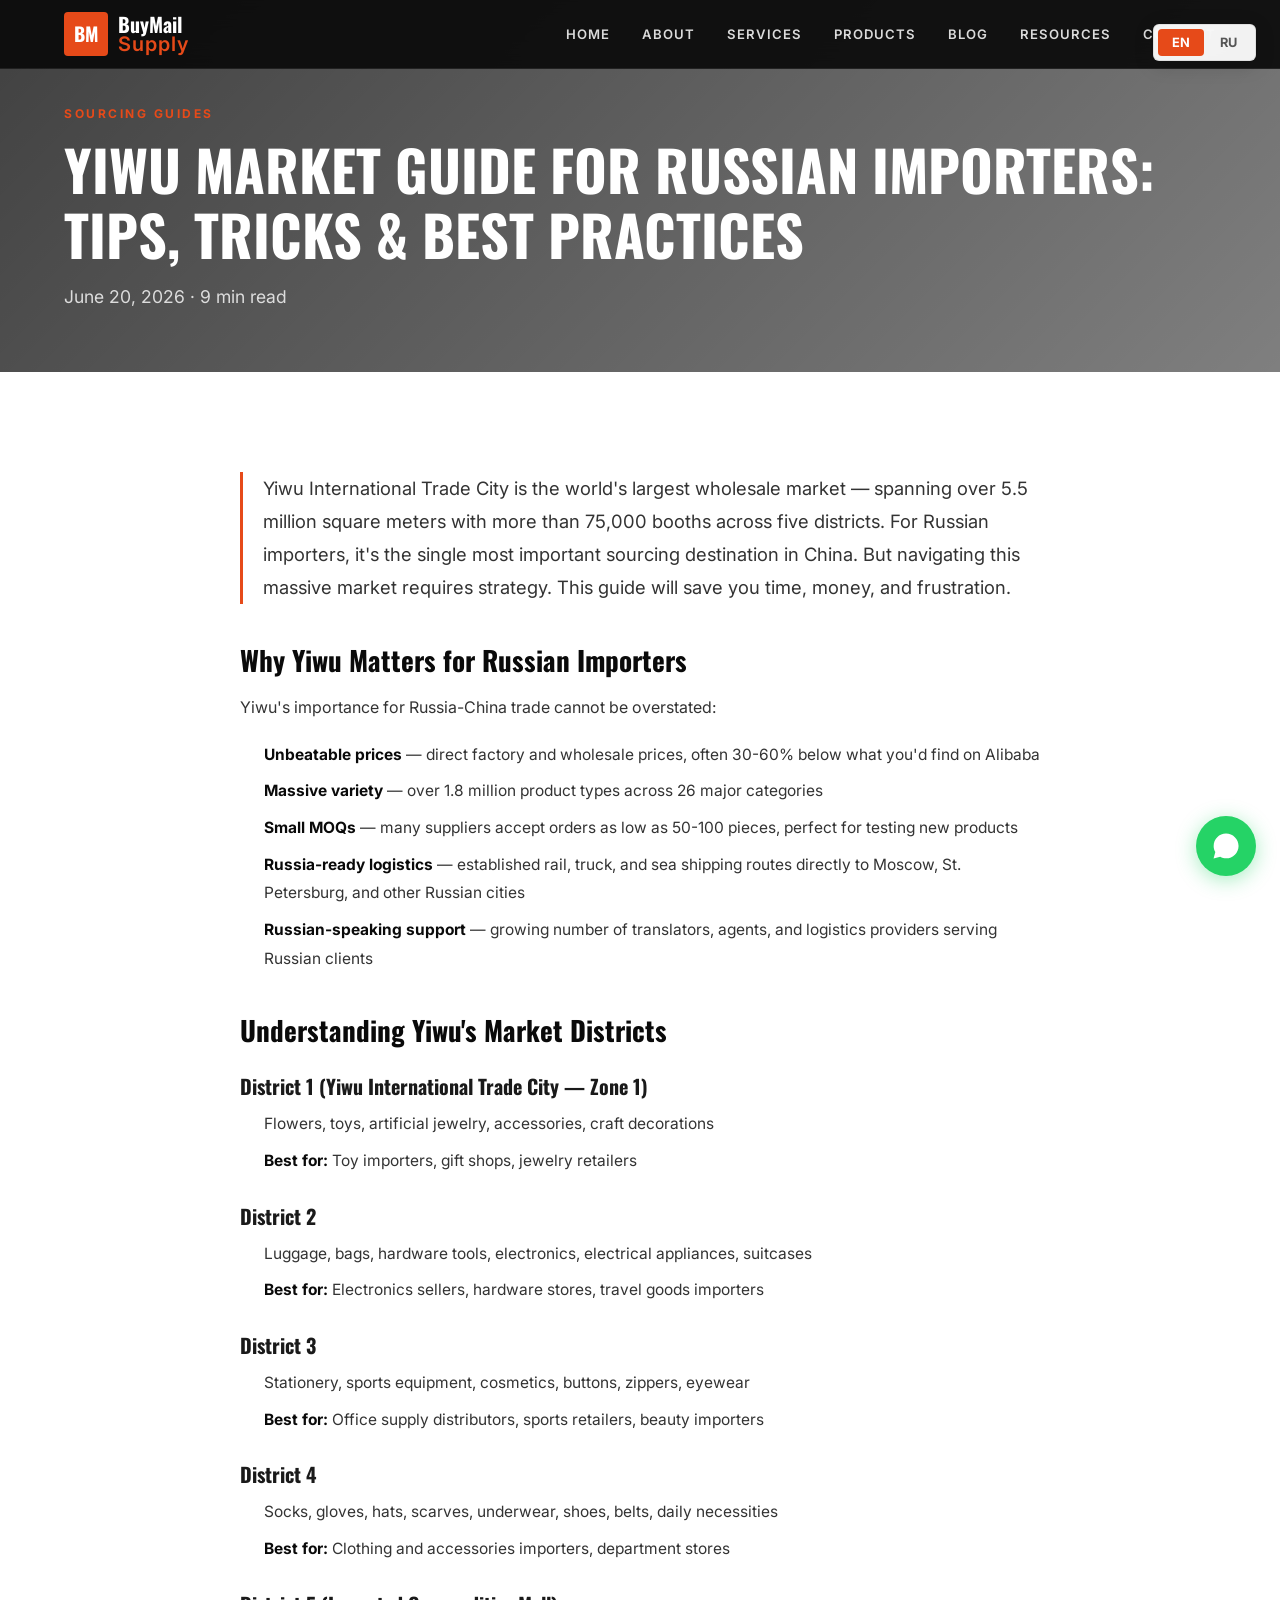
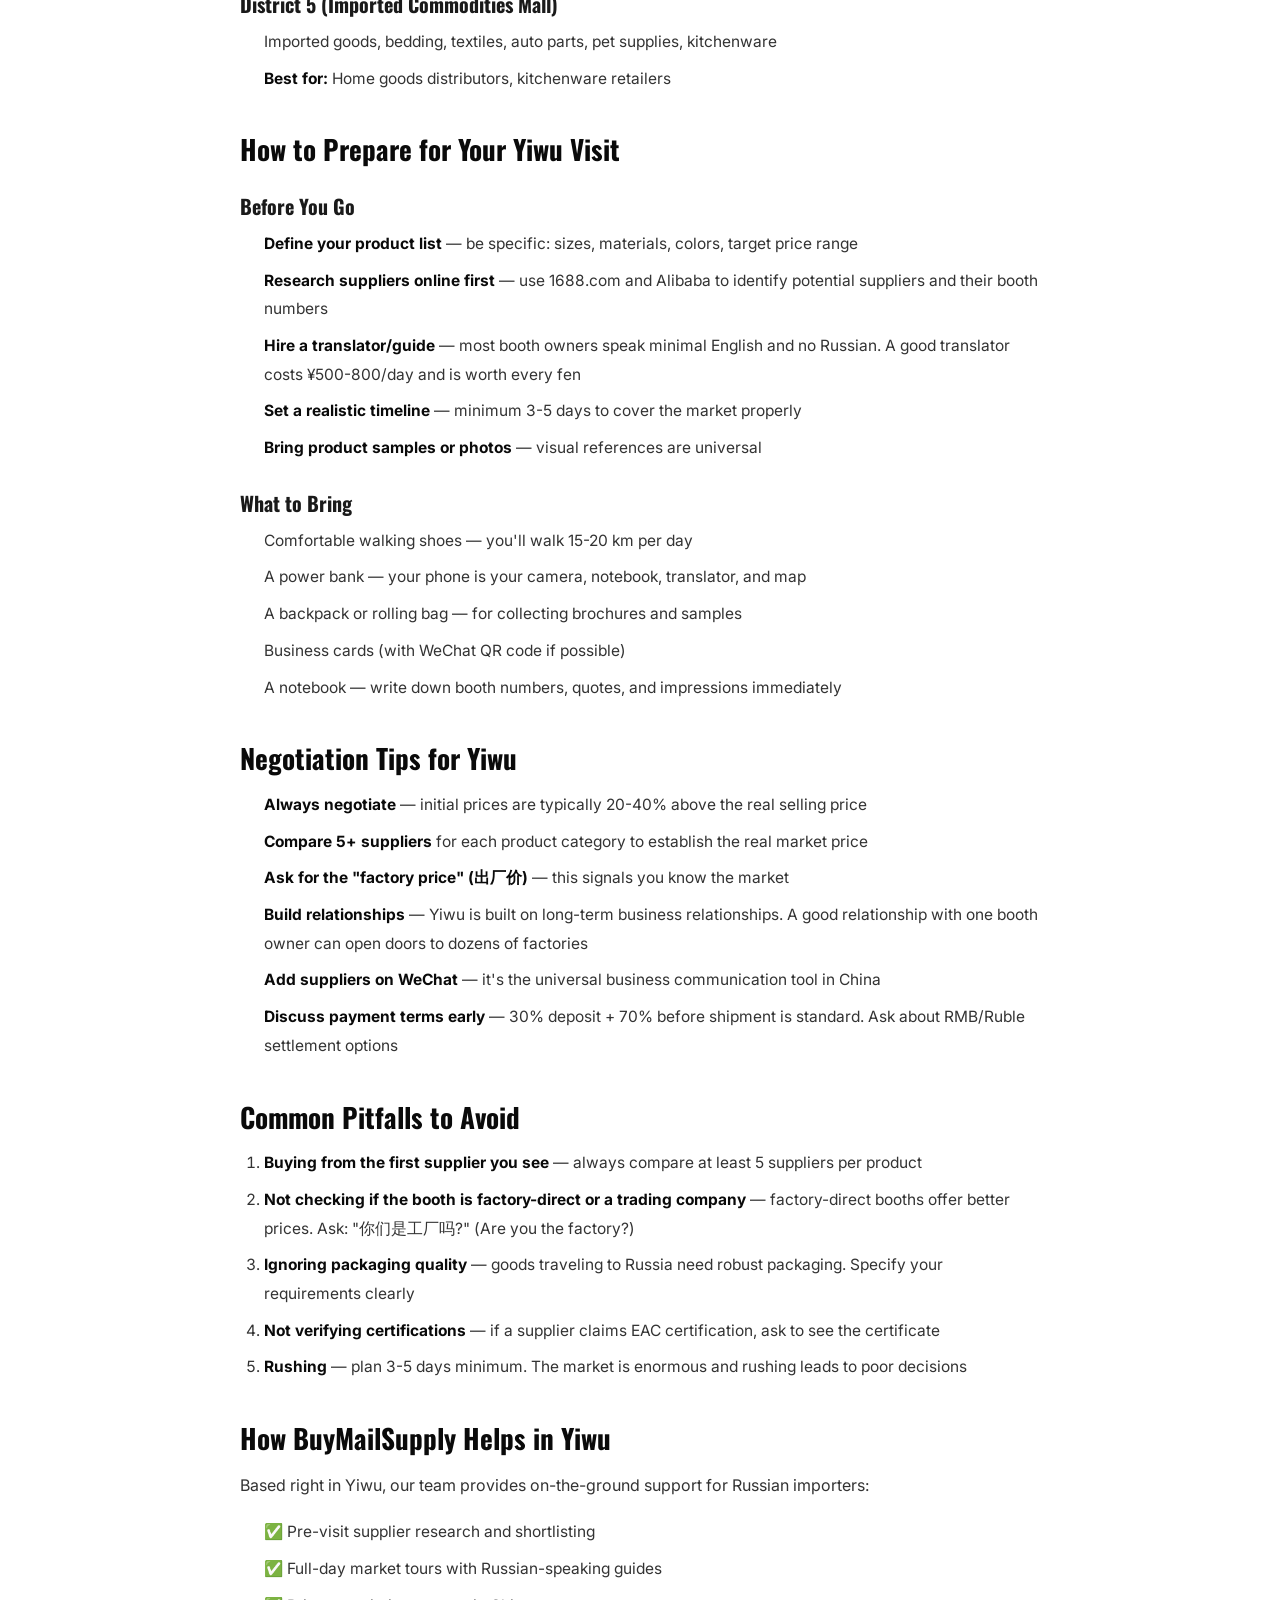
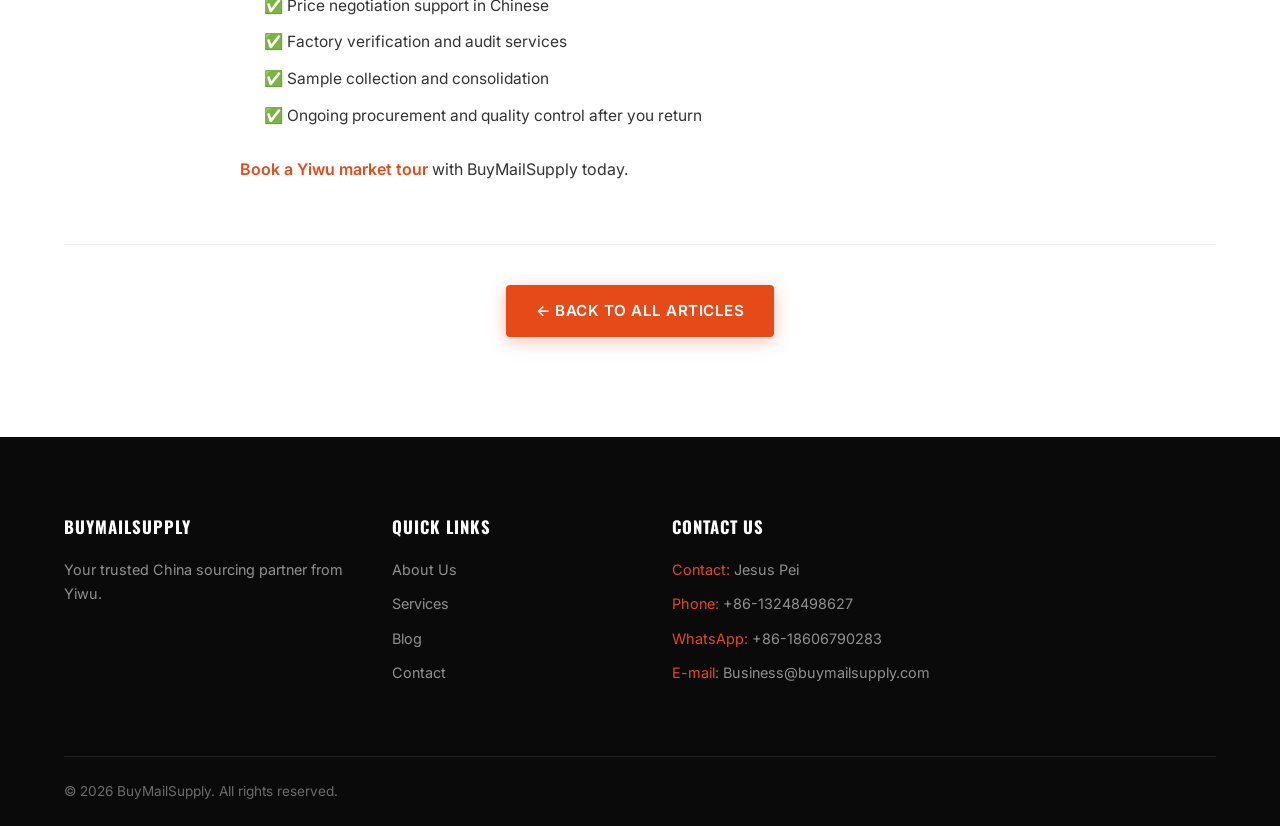
<file: blog/yiwu-market-guide-russian-importers.html>
<!DOCTYPE html>
<html lang="en">
<head>
  <meta charset="UTF-8">
  <meta name="viewport" content="width=device-width, initial-scale=1.0">
  <title>Yiwu Market Guide for Russian Importers: Tips, Tricks & Best Practices 2026 | BuyMailSupply</title>
  <meta name="description" content="Everything Russian buyers need to know about Yiwu — the world's largest wholesale market. How to navigate, find suppliers, negotiate prices, and avoid common pitfalls.">
  <link rel="stylesheet" href="../css/style.css">
  <link rel="preconnect" href="https://fonts.googleapis.com"><link rel="preconnect" href="https://fonts.gstatic.com" crossorigin>
  <link href="https://fonts.googleapis.com/css2?family=Inter:wght@400;500;600;700&family=Oswald:wght@500;600;700&display=swap" rel="stylesheet">
</head>
<body>

  <div class="lang-switcher" id="langSwitcher"><button class="lang-btn active" data-lang="en">EN</button><button class="lang-btn" data-lang="ru">RU</button></div>

  <nav class="navbar" id="navbar">
    <div class="container nav-inner">
      <a href="../index.html" class="logo"><span class="logo-mark">BM</span><span class="logo-text"><span class="logo-name">BuyMail</span><span class="logo-tagline">Supply</span></span></a>
      <ul class="nav-links" id="navLinks">
        <li><a href="../index.html" data-en="HOME" data-ru="ГЛАВНАЯ">HOME</a></li>
        <li><a href="../about.html" data-en="ABOUT" data-ru="О НАС">ABOUT</a></li>
        <li><a href="../services.html" data-en="SERVICES" data-ru="УСЛУГИ">SERVICES</a></li>
        <li><a href="../products.html" data-en="PRODUCTS" data-ru="ТОВАРЫ">PRODUCTS</a></li>
        <li><a href="../blog.html" data-en="BLOG" data-ru="БЛОГ">BLOG</a></li>
        <li><a href="../resources.html" data-en="RESOURCES" data-ru="РЕСУРСЫ">RESOURCES</a></li>
        <li><a href="../contact.html" data-en="CONTACT" data-ru="КОНТАКТЫ">CONTACT</a></li>
      </ul>
      <button class="mobile-toggle" id="mobileToggle" aria-label="Toggle menu"><span></span><span></span><span></span></button>
    </div>
  </nav>

  <section class="page-hero" style="min-height:40vh;">
    <div class="page-hero-bg" style="background-image:url('https://images.unsplash.com/photo-1558618666-fcd25c85f82e?auto=format&fit=crop&w=1920&q=80')"></div>
    <div class="page-hero-overlay"></div>
    <div class="container page-hero-inner">
      <span class="section-tag">SOURCING GUIDES</span>
      <h1 data-en="Yiwu Market Guide for Russian Importers: Tips, Tricks & Best Practices" data-ru="Гид по рынку Иу для российских импортёров: Советы, хитрости и лучшие практики">Yiwu Market Guide for Russian Importers</h1>
      <p data-en="June 20, 2026 · 9 min read" data-ru="20 июня 2026 · 9 мин чтения">June 20, 2026 · 9 min read</p>
    </div>
  </section>

  <article class="page-section"><div class="container"><div class="post-content">

    <div data-lang-content="en">
      <p class="lead">Yiwu International Trade City is the world's largest wholesale market — spanning over 5.5 million square meters with more than 75,000 booths across five districts. For Russian importers, it's the single most important sourcing destination in China. But navigating this massive market requires strategy. This guide will save you time, money, and frustration.</p>

      <h2>Why Yiwu Matters for Russian Importers</h2>
      <p>Yiwu's importance for Russia-China trade cannot be overstated:</p>
      <ul>
        <li><strong>Unbeatable prices</strong> — direct factory and wholesale prices, often 30-60% below what you'd find on Alibaba</li>
        <li><strong>Massive variety</strong> — over 1.8 million product types across 26 major categories</li>
        <li><strong>Small MOQs</strong> — many suppliers accept orders as low as 50-100 pieces, perfect for testing new products</li>
        <li><strong>Russia-ready logistics</strong> — established rail, truck, and sea shipping routes directly to Moscow, St. Petersburg, and other Russian cities</li>
        <li><strong>Russian-speaking support</strong> — growing number of translators, agents, and logistics providers serving Russian clients</li>
      </ul>

      <h2>Understanding Yiwu's Market Districts</h2>
      <h3>District 1 (Yiwu International Trade City — Zone 1)</h3>
      <ul><li>Flowers, toys, artificial jewelry, accessories, craft decorations</li><li><strong>Best for:</strong> Toy importers, gift shops, jewelry retailers</li></ul>

      <h3>District 2</h3>
      <ul><li>Luggage, bags, hardware tools, electronics, electrical appliances, suitcases</li><li><strong>Best for:</strong> Electronics sellers, hardware stores, travel goods importers</li></ul>

      <h3>District 3</h3>
      <ul><li>Stationery, sports equipment, cosmetics, buttons, zippers, eyewear</li><li><strong>Best for:</strong> Office supply distributors, sports retailers, beauty importers</li></ul>

      <h3>District 4</h3>
      <ul><li>Socks, gloves, hats, scarves, underwear, shoes, belts, daily necessities</li><li><strong>Best for:</strong> Clothing and accessories importers, department stores</li></ul>

      <h3>District 5 (Imported Commodities Mall)</h3>
      <ul><li>Imported goods, bedding, textiles, auto parts, pet supplies, kitchenware</li><li><strong>Best for:</strong> Home goods distributors, kitchenware retailers</li></ul>

      <h2>How to Prepare for Your Yiwu Visit</h2>
      <h3>Before You Go</h3>
      <ul>
        <li><strong>Define your product list</strong> — be specific: sizes, materials, colors, target price range</li>
        <li><strong>Research suppliers online first</strong> — use 1688.com and Alibaba to identify potential suppliers and their booth numbers</li>
        <li><strong>Hire a translator/guide</strong> — most booth owners speak minimal English and no Russian. A good translator costs ¥500-800/day and is worth every fen</li>
        <li><strong>Set a realistic timeline</strong> — minimum 3-5 days to cover the market properly</li>
        <li><strong>Bring product samples or photos</strong> — visual references are universal</li>
      </ul>

      <h3>What to Bring</h3>
      <ul>
        <li>Comfortable walking shoes — you'll walk 15-20 km per day</li>
        <li>A power bank — your phone is your camera, notebook, translator, and map</li>
        <li>A backpack or rolling bag — for collecting brochures and samples</li>
        <li>Business cards (with WeChat QR code if possible)</li>
        <li>A notebook — write down booth numbers, quotes, and impressions immediately</li>
      </ul>

      <h2>Negotiation Tips for Yiwu</h2>
      <ul>
        <li><strong>Always negotiate</strong> — initial prices are typically 20-40% above the real selling price</li>
        <li><strong>Compare 5+ suppliers</strong> for each product category to establish the real market price</li>
        <li><strong>Ask for the "factory price" (出厂价)</strong> — this signals you know the market</li>
        <li><strong>Build relationships</strong> — Yiwu is built on long-term business relationships. A good relationship with one booth owner can open doors to dozens of factories</li>
        <li><strong>Add suppliers on WeChat</strong> — it's the universal business communication tool in China</li>
        <li><strong>Discuss payment terms early</strong> — 30% deposit + 70% before shipment is standard. Ask about RMB/Ruble settlement options</li>
      </ul>

      <h2>Common Pitfalls to Avoid</h2>
      <ol>
        <li><strong>Buying from the first supplier you see</strong> — always compare at least 5 suppliers per product</li>
        <li><strong>Not checking if the booth is factory-direct or a trading company</strong> — factory-direct booths offer better prices. Ask: "你们是工厂吗?" (Are you the factory?)</li>
        <li><strong>Ignoring packaging quality</strong> — goods traveling to Russia need robust packaging. Specify your requirements clearly</li>
        <li><strong>Not verifying certifications</strong> — if a supplier claims EAC certification, ask to see the certificate</li>
        <li><strong>Rushing</strong> — plan 3-5 days minimum. The market is enormous and rushing leads to poor decisions</li>
      </ol>

      <h2>How BuyMailSupply Helps in Yiwu</h2>
      <p>Based right in Yiwu, our team provides on-the-ground support for Russian importers:</p>
      <ul>
        <li>✅ Pre-visit supplier research and shortlisting</li>
        <li>✅ Full-day market tours with Russian-speaking guides</li>
        <li>✅ Price negotiation support in Chinese</li>
        <li>✅ Factory verification and audit services</li>
        <li>✅ Sample collection and consolidation</li>
        <li>✅ Ongoing procurement and quality control after you return</li>
      </ul>
      <p><a href="../contact.html" style="color:#e64a19;font-weight:600;">Book a Yiwu market tour</a> with BuyMailSupply today.</p>
    </div>

    <div data-lang-content="ru" style="display:none;">
      <p class="lead">Международный торговый город Иу — крупнейший оптовый рынок в мире, занимающий более 5,5 миллионов квадратных метров с более чем 75 000 торговых точек в пяти районах. Для российских импортёров это самое важное место для закупок в Китае. Но навигация по этому огромному рынку требует стратегии.</p>

      <h2>Почему Иу важен для российских импортёров</h2>
      <ul>
        <li><strong>Непревзойдённые цены</strong> — прямые заводские и оптовые цены, часто на 30-60% ниже, чем на Alibaba</li>
        <li><strong>Огромный ассортимент</strong> — более 1,8 миллиона видов товаров в 26 основных категориях</li>
        <li><strong>Низкий минимальный заказ</strong> — многие поставщики принимают заказы от 50-100 штук</li>
        <li><strong>Готовая логистика в Россию</strong> — налаженные маршруты ж/д, авто и морских перевозок в Москву, СПб и другие города</li>
        <li><strong>Русскоязычная поддержка</strong> — растущее число переводчиков, агентов и логистических компаний для российских клиентов</li>
      </ul>

      <h2>Районы рынка Иу</h2>
      <h3>Район 1</h3>
      <ul><li>Цветы, игрушки, бижутерия, аксессуары, праздничные украшения</li><li><strong>Лучше всего для:</strong> Импортёров игрушек, подарочных магазинов</li></ul>
      <h3>Район 2</h3>
      <ul><li>Багаж, сумки, инструменты, электроника, электроприборы</li><li><strong>Лучше всего для:</strong> Продавцов электроники, хозяйственных магазинов</li></ul>
      <h3>Район 3</h3>
      <ul><li>Канцтовары, спорттовары, косметика, пуговицы, молнии, очки</li><li><strong>Лучше всего для:</strong> Дистрибьюторов офисных товаров, спортивных ритейлеров</li></ul>
      <h3>Район 4</h3>
      <ul><li>Носки, перчатки, шапки, шарфы, нижнее бельё, обувь, ремни, товары повседневного спроса</li><li><strong>Лучше всего для:</strong> Импортёров одежды и аксессуаров</li></ul>
      <h3>Район 5</h3>
      <ul><li>Импортные товары, постельное бельё, текстиль, автозапчасти, товары для животных, кухонная утварь</li></ul>

      <h2>Как подготовиться к поездке в Иу</h2>
      <ul>
        <li><strong>Определите список товаров</strong> — размеры, материалы, цвета, целевой диапазон цен</li>
        <li><strong>Изучите поставщиков онлайн</strong> — используйте 1688.com и Alibaba для поиска потенциальных поставщиков</li>
        <li><strong>Наймите переводчика/гида</strong> — большинство продавцов говорят только на китайском. Хороший переводчик стоит ¥500-800/день</li>
        <li><strong>Запланируйте минимум 3-5 дней</strong> для полноценного охвата рынка</li>
        <li><strong>Возьмите образцы или фото товаров</strong> — визуальные ориентиры универсальны</li>
      </ul>

      <h2>Что взять с собой</h2>
      <ul>
        <li>Удобную обувь — вы будете проходить 15-20 км в день</li>
        <li>Power bank — телефон это камера, блокнот, переводчик и карта</li>
        <li>Рюкзак или сумку на колёсах — для брошюр и образцов</li>
        <li>Визитки (с QR-кодом WeChat, если возможно)</li>
      </ul>

      <h2>Советы по переговорам в Иу</h2>
      <ul>
        <li><strong>Всегда торгуйтесь</strong> — начальные цены обычно на 20-40% выше реальной</li>
        <li><strong>Сравнивайте минимум 5 поставщиков</strong> по каждой категории</li>
        <li><strong>Спрашивайте "заводскую цену" (出厂价)</strong> — это показывает знание рынка</li>
        <li><strong>Добавляйте поставщиков в WeChat</strong> — универсальный инструмент делового общения в Китае</li>
        <li><strong>Обсуждайте условия оплаты заранее</strong> — стандарт: 30% депозит + 70% перед отгрузкой</li>
      </ul>

      <h2>Распространённые ошибки</h2>
      <ol>
        <li><strong>Покупка у первого же поставщика</strong> — всегда сравнивайте минимум 5</li>
        <li><strong>Не проверять, фабрика это или торговая компания</strong> — прямые фабрики дают лучшие цены</li>
        <li><strong>Игнорирование качества упаковки</strong> — товары в Россию требуют надёжной упаковки</li>
        <li><strong>Спешка</strong> — планируйте минимум 3-5 дней. Спешка ведёт к плохим решениям</li>
      </ol>

      <h2>Как BuyMailSupply помогает в Иу</h2>
      <ul>
        <li>✅ Предварительный поиск и отбор поставщиков</li>
        <li>✅ Экскурсии по рынку с русскоязычными гидами</li>
        <li>✅ Поддержка в переговорах на китайском</li>
        <li>✅ Проверка и аудит фабрик</li>
        <li>✅ Сбор и консолидация образцов</li>
        <li>✅ Текущие закупки и контроль качества после вашего возвращения</li>
      </ul>
      <p><a href="../contact.html" style="color:#e64a19;font-weight:600;">Забронируйте тур по рынку Иу</a> с BuyMailSupply сегодня.</p>
    </div>

  </div>
  <div style="text-align:center;margin-top:60px;padding-top:40px;border-top:1px solid #eee;">
    <a href="../blog.html" class="btn btn-primary" data-en="← Back to All Articles" data-ru="← Все статьи">← Back to All Articles</a>
  </div></div></article>

  <footer class="footer"><div class="container"><div class="footer-grid">
    <div class="footer-col"><h4>BuyMailSupply</h4><p data-en="Your trusted China sourcing partner from Yiwu." data-ru="Ваш надёжный партнёр по закупкам в Китае из Иу.">Your trusted China sourcing partner from Yiwu.</p></div>
    <div class="footer-col"><h4 data-en="Quick Links" data-ru="Быстрые ссылки">Quick Links</h4><a href="../about.html">About Us</a><a href="../services.html">Services</a><a href="../blog.html">Blog</a><a href="../contact.html">Contact</a></div>
    <div class="footer-col"><h4 data-en="Contact Us" data-ru="Контакты">Contact Us</h4><p><span>Contact:</span> Jesus Pei</p><p><span>Phone:</span> +86-13248498627</p><p><span>WhatsApp:</span> +86-18606790283</p><p><span>E-mail:</span> Business@buymailsupply.com</p></div>
  </div><div class="footer-bottom"><p>&copy; 2026 BuyMailSupply. All rights reserved.</p></div></div></footer>
  <a href="https://wa.me/8618606790283" target="_blank" rel="noopener" class="float-wa"><svg viewBox="0 0 24 24"><path fill="currentColor" d="M12.04 2C6.58 2 2.13 6.45 2.13 11.91c0 1.75.46 3.45 1.33 4.95L2.05 22l5.33-1.4c1.44.79 3.07 1.21 4.76 1.21 5.46 0 9.91-4.45 9.91-9.91S17.5 2 12.04 2z"/></svg></a>
  <script src="../js/main.js"></script>
</body>
</html>
</file>
<file: css/style.css>
/* ============================================
   Clason Sourcing — Premium Edition
   Real photography, parallax, typewriter,
   testimonial slider, dark footer
   ============================================ */

*, *::before, *::after { margin:0; padding:0; box-sizing:border-box; }
html { scroll-behavior:smooth; font-size:16px; }
body {
  font-family:'Inter', -apple-system, BlinkMacSystemFont, 'Segoe UI', sans-serif;
  color:#1a1a1a; background:#fff; line-height:1.6; overflow-x:hidden;
  -webkit-font-smoothing:antialiased;
}
a { text-decoration:none; color:inherit; }
ul { list-style:none; }
button { cursor:pointer; border:none; background:none; font-family:inherit; }
input, textarea { font-family:inherit; font-size:inherit; outline:none; }
img { max-width:100%; display:block; }

.container { max-width:1200px; margin:0 auto; padding:0 24px; }

/* ===== Typography ===== */
h1, h2, h3, h4 { font-family:'Oswald', 'Inter', sans-serif; font-weight:700; line-height:1.2; color:#0a0a0a; }
.section-head { text-align:center; max-width:800px; margin:0 auto 60px; }
.section-head.light h2, .section-head.light p { color:#fff; }
.section-tag {
  display:inline-block; font-size:.75rem; font-weight:700; letter-spacing:2.5px;
  color:#e64a19; text-transform:uppercase; margin-bottom:14px;
}
.section-head h2 { font-size:clamp(2rem, 4vw, 2.8rem); margin-bottom:16px; }
.section-head p { font-size:1.05rem; color:#555; line-height:1.7; }

/* ===== Buttons ===== */
.btn {
  display:inline-flex; align-items:center; justify-content:center; gap:8px;
  padding:14px 30px; border-radius:4px; font-weight:600; font-size:.95rem;
  transition:all .3s ease; white-space:nowrap; text-transform:uppercase; letter-spacing:.5px;
}
.btn-primary {
  background:#e64a19; color:#fff; box-shadow:0 4px 16px rgba(230,74,25,.35);
}
.btn-primary:hover { background:#d43a0e; transform:translateY(-2px); box-shadow:0 8px 24px rgba(230,74,25,.45); }
.btn-ghost {
  background:transparent; color:#fff; border:2px solid rgba(255,255,255,.6);
}
.btn-ghost:hover { background:rgba(255,255,255,.1); border-color:#fff; }
.btn-full { width:100%; }

/* ===== Language Switcher ===== */
.lang-switcher {
  position:fixed; top:24px; right:24px; z-index:1100;
  display:flex; gap:2px; background:rgba(255,255,255,.95);
  padding:4px; border-radius:6px; box-shadow:0 4px 20px rgba(0,0,0,.15);
  backdrop-filter:blur(10px); border:1px solid rgba(0,0,0,.08);
}
.lang-btn {
  padding:6px 14px; border-radius:4px; font-weight:700; font-size:.8rem;
  color:#555; transition:all .2s; text-transform:uppercase;
}
.lang-btn.active { background:#e64a19; color:#fff; }
.lang-btn:hover:not(.active) { background:#f5f5f5; color:#e64a19; }

/* ===== Navbar ===== */
.navbar {
  position:absolute; top:0; left:0; right:0; z-index:1000; padding:18px 0;
  border-bottom:1px solid rgba(255,255,255,.1); transition:all .3s;
}
.navbar.scrolled {
  position:fixed; background:rgba(10,10,10,.92); backdrop-filter:blur(12px);
  padding:12px 0; border-bottom:1px solid rgba(255,255,255,.08);
  animation:slideDown .4s ease;
}
@keyframes slideDown { from{transform:translateY(-100%)} to{transform:translateY(0)} }
.nav-inner { display:flex; align-items:center; justify-content:space-between; }
.logo { display:flex; align-items:center; gap:10px; }
.logo-mark {
  width:44px; height:44px; border-radius:4px; background:#e64a19;
  color:#fff; font-family:'Oswald'; font-weight:700; font-size:1.2rem;
  display:flex; align-items:center; justify-content:center;
}
.logo-text { display:flex; flex-direction:column; line-height:1; }
.logo-name { font-family:'Oswald'; font-weight:700; font-size:1.25rem; color:#fff; }
.logo-tagline { font-size:1.25rem; color:#e64a19; font-weight:600; letter-spacing:1px; }
.nav-links { display:flex; gap:32px; }
.nav-links a {
  font-size:.82rem; font-weight:600; color:rgba(255,255,255,.85); text-transform:uppercase; letter-spacing:1px;
  transition:color .2s; position:relative; padding:4px 0;
}
.nav-links a::after {
  content:''; position:absolute; bottom:-2px; left:0; width:0; height:2px; background:#e64a19; transition:width .3s;
}
.nav-links a:hover { color:#fff; }
.nav-links a:hover::after { width:100%; }
.mobile-toggle { display:none; flex-direction:column; gap:5px; padding:6px; }
.mobile-toggle span { display:block; width:26px; height:2px; background:#fff; transition:all .3s; }
.mobile-toggle.active span:nth-child(1) { transform:rotate(45deg) translate(5px,5px); }
.mobile-toggle.active span:nth-child(2) { opacity:0; }
.mobile-toggle.active span:nth-child(3) { transform:rotate(-45deg) translate(5px,-5px); }

/* ===== Hero ===== */
.hero {
  position:relative; min-height:100vh; display:flex; flex-direction:column;
  justify-content:center; overflow:hidden;
}
.hero-bg, .hero-overlay { position:absolute; inset:0; }
.hero-bg {
  background-size:cover; background-position:center; background-attachment:fixed;
  transform:scale(1.05); animation:heroZoom 20s ease-in-out infinite alternate;
}
@keyframes heroZoom { from{transform:scale(1.05)} to{transform:scale(1.15)} }
.hero-overlay { background:linear-gradient(135deg, rgba(0,0,0,.72) 0%, rgba(0,0,0,.5) 50%, rgba(0,0,0,.65) 100%); }
.hero-inner {
  position:relative; z-index:2; text-align:center; max-width:900px; margin:0 auto;
  padding-top:120px; padding-bottom:80px;
}
.hero-subtitle {
  font-size:1.1rem; color:rgba(255,255,255,.85); letter-spacing:2px; margin-bottom:16px;
}
.hero-title {
  font-family:'Oswald', sans-serif; font-size:clamp(2.4rem, 6vw, 4.5rem);
  font-weight:700; color:#fff; text-transform:uppercase; letter-spacing:1px;
  margin-bottom:28px; line-height:1.1; min-height:1.2em;
}
.typed-text { color:#fff; }
.typed-cursor {
  display:inline-block; color:#e64a19; font-weight:300; animation:cursorBlink 1s infinite;
}
@keyframes cursorBlink { 0%,100%{opacity:1} 50%{opacity:0} }
.hero-desc {
  font-size:1.15rem; color:rgba(255,255,255,.8); max-width:760px; margin:0 auto 36px;
  line-height:1.7;
}
.hero-cta { display:flex; gap:16px; justify-content:center; flex-wrap:wrap; }

/* ===== Services ===== */
.services { padding:100px 0; background:#fff; }
.services-grid { display:grid; grid-template-columns:repeat(3,1fr); gap:28px; }
.s-card {
  background:#fff; border-radius:12px; overflow:hidden; border:1px solid #eee;
  box-shadow:0 10px 40px rgba(0,0,0,.05); transition:all .35s ease;
}
.s-card:hover { transform:translateY(-6px); box-shadow:0 20px 50px rgba(0,0,0,.1); }
.s-card-icon { height:200px; background-size:cover; background-position:center; }
.s-card h3 { padding:24px 24px 8px; font-size:1.25rem; color:#0a0a0a; }
.s-card p { padding:0 24px 24px; font-size:.95rem; color:#555; line-height:1.65; }

/* ===== Other Services (big image) ===== */
.other-services { position:relative; padding:120px 0; overflow:hidden; }
.other-services-bg, .other-services-overlay { position:absolute; inset:0; }
.other-services-bg {
  background-size:cover; background-position:center; background-attachment:fixed;
}
.other-services-overlay { background:linear-gradient(135deg, rgba(0,0,0,.78) 0%, rgba(0,0,0,.55) 100%); }
.other-services-inner { position:relative; z-index:2; }
.other-grid { display:grid; grid-template-columns:repeat(2,1fr); gap:28px; }
.os-card {
  background:rgba(255,255,255,.95); border-radius:12px; padding:36px;
  box-shadow:0 20px 60px rgba(0,0,0,.2); transition:all .3s ease;
}
.os-card:hover { transform:translateY(-4px); }
.os-icon {
  width:56px; height:56px; border-radius:50%; background:#e64a19; color:#fff;
  display:flex; align-items:center; justify-content:center; margin-bottom:20px;
}
.os-icon svg { width:26px; height:26px; }
.os-card h3 { font-size:1.35rem; margin-bottom:12px; color:#0a0a0a; }
.os-card p { color:#555; font-size:.95rem; line-height:1.7; }

/* ===== Trusted Agent ===== */
.trusted { position:relative; padding:120px 0; overflow:hidden; }
.trusted-bg, .trusted-overlay { position:absolute; inset:0; }
.trusted-bg { background-size:cover; background-position:center; background-attachment:fixed; }
.trusted-overlay { background:linear-gradient(90deg, rgba(0,0,0,.78) 0%, rgba(0,0,0,.45) 60%, rgba(0,0,0,.3) 100%); }
.trusted-inner { position:relative; z-index:2; }
.trusted-content { max-width:620px; }
.trusted-content h2 { color:#fff; font-size:clamp(2rem, 4vw, 2.8rem); margin-bottom:24px; }
.trusted-content p { color:rgba(255,255,255,.85); font-size:1.05rem; line-height:1.75; margin-bottom:32px; }

/* ===== Wholesale ===== */
.wholesale { padding:100px 0; background:#f8f8f8; }
.wholesale-grid { display:grid; grid-template-columns:repeat(3,1fr); gap:28px; }
.w-card {
  background:#fff; border-radius:12px; overflow:hidden; border:1px solid #e5e5e5;
  box-shadow:0 10px 40px rgba(0,0,0,.05); transition:all .35s ease;
}
.w-card:hover { transform:translateY(-6px); box-shadow:0 20px 50px rgba(0,0,0,.1); }
.w-img { height:220px; background-size:cover; background-position:center; }
.w-body { padding:28px; }
.w-body h3 { font-size:1.25rem; margin-bottom:12px; color:#0a0a0a; }
.w-body p { color:#555; font-size:.95rem; line-height:1.65; margin-bottom:18px; }
.w-link { color:#e64a19; font-weight:700; font-size:.9rem; text-transform:uppercase; letter-spacing:.5px; }
.w-link:hover { color:#d43a0e; }

/* ===== Testimonials ===== */
.testimonials { padding:100px 0; background:#fff; }
.testimonials-inner { display:grid; grid-template-columns:.9fr 1.1fr; gap:60px; align-items:center; }
.testi-left h2 { font-size:clamp(2rem, 4vw, 2.8rem); margin-bottom:16px; }
.testi-lead { color:#777; font-size:1.05rem; margin-bottom:24px; }
.stats-grid { display:grid; grid-template-columns:repeat(2,1fr); gap:24px; margin-top:40px; }
.stat { text-align:left; }
.stat strong { font-family:'Oswald', sans-serif; font-size:2.6rem; color:#e64a19; line-height:1; }
.stat .percent { font-family:'Oswald', sans-serif; font-size:2.6rem; color:#e64a19; }
.stat span { display:block; font-size:.95rem; color:#333; font-weight:600; margin-top:4px; }

.testi-right { position:relative; }
.testi-slider { position:relative; min-height:220px; }
.testi-slide {
  position:absolute; inset:0; opacity:0; transform:translateX(30px); transition:all .5s ease;
  pointer-events:none;
}
.testi-slide.active { opacity:1; transform:translateX(0); position:relative; pointer-events:auto; }
.t-quote {
  font-size:1.15rem; color:#333; line-height:1.8; padding-left:28px; border-left:4px solid #e64a19;
  margin-bottom:28px;
}
.t-author { display:flex; align-items:center; gap:14px; }
.t-avatar {
  width:56px; height:56px; border-radius:50%; background:#e64a19; color:#fff;
  display:flex; align-items:center; justify-content:center; font-weight:700; font-size:1.1rem;
  background-size:cover; background-position:center; flex-shrink:0;
}
.t-author strong { display:block; color:#0a0a0a; font-size:1.05rem; }
.t-author span { color:#777; font-size:.88rem; }
.testi-controls { display:flex; align-items:center; gap:16px; margin-top:32px; }
.tc-btn {
  width:44px; height:44px; border-radius:50%; border:2px solid #ddd; color:#333;
  font-size:1.4rem; display:flex; align-items:center; justify-content:center; transition:all .2s;
}
.tc-btn:hover { border-color:#e64a19; color:#e64a19; }
.tc-dots { display:flex; gap:8px; }
.tc-dot { width:10px; height:10px; border-radius:2px; background:#ddd; cursor:pointer; transition:all .2s; }
.tc-dot.active { background:#e64a19; }

/* ===== Contact ===== */
.contact { padding:100px 0; background:#fff; }
.contact-inner { display:grid; grid-template-columns:.8fr 1.2fr; gap:48px; }
.contact-info { display:flex; flex-direction:column; gap:22px; }
.ci-item strong { display:block; font-size:.85rem; text-transform:uppercase; letter-spacing:1px; color:#e64a19; margin-bottom:6px; }
.ci-item span, .ci-item a { color:#333; font-size:.95rem; line-height:1.6; }
.ci-item a:hover { color:#e64a19; }
.contact-form { display:flex; flex-direction:column; gap:18px; background:#f8f8f8; padding:36px; border-radius:12px; }
.cf-row { display:grid; grid-template-columns:1fr 1fr; gap:18px; }
.contact-form input, .contact-form textarea {
  padding:14px 16px; border:1px solid #ddd; border-radius:6px; background:#fff; color:#333; font-size:.95rem;
  transition:border-color .2s, box-shadow .2s;
}
.contact-form input:focus, .contact-form textarea:focus { border-color:#e64a19; box-shadow:0 0 0 3px rgba(230,74,25,.1); }
.contact-form button { margin-top:6px; }

/* ===== Footer ===== */
.footer { background:#0a0a0a; color:rgba(255,255,255,.6); padding:80px 0 24px; }
.footer-grid { display:grid; grid-template-columns:1.2fr 1fr 1.1fr 1fr; gap:40px; margin-bottom:60px; }
.footer-col h4 { color:#fff; font-size:1.05rem; margin-bottom:20px; text-transform:uppercase; letter-spacing:1px; }
.footer-col p, .footer-col a { color:rgba(255,255,255,.55); font-size:.9rem; line-height:1.7; margin-bottom:10px; display:block; }
.footer-col span { color:#e64a19; }
.product-grid { display:grid; grid-template-columns:repeat(3,1fr); gap:8px; }
.product-grid div { aspect-ratio:1; background-size:cover; background-position:center; border-radius:4px; transition:transform .3s; }
.product-grid div:hover { transform:scale(1.05); }
.footer-bottom {
  border-top:1px solid rgba(255,255,255,.1); padding-top:24px;
  display:flex; justify-content:space-between; align-items:center; flex-wrap:wrap; gap:16px;
}
.footer-bottom p { font-size:.85rem; color:rgba(255,255,255,.4); }
.socials { display:flex; align-items:center; gap:12px; }
.socials span { font-size:.85rem; color:rgba(255,255,255,.5); margin-right:6px; }
.socials a { width:24px; height:24px; color:rgba(255,255,255,.5); transition:color .2s; }
.socials a:hover { color:#e64a19; }

/* ===== Floating WhatsApp ===== */
.float-wa {
  position:fixed; bottom:24px; right:24px; z-index:900;
  width:60px; height:60px; border-radius:50%; background:#25d366; color:#fff;
  display:flex; align-items:center; justify-content:center;
  box-shadow:0 4px 20px rgba(37,211,102,.4); transition:all .3s ease;
  animation:waPulse 2s ease-in-out infinite;
}
.float-wa:hover { transform:scale(1.08); }
.float-wa svg { width:30px; height:30px; }
@keyframes waPulse { 0%,100%{box-shadow:0 4px 20px rgba(37,211,102,.4)} 50%{box-shadow:0 4px 20px rgba(37,211,102,.4), 0 0 0 12px rgba(37,211,102,.1)} }

/* ===== Back to Top ===== */
.back-top {
  position:fixed; bottom:24px; left:24px; z-index:900; width:46px; height:46px;
  border-radius:50%; background:#e64a19; color:#fff; display:flex; align-items:center; justify-content:center;
  opacity:0; visibility:hidden; transition:all .3s; box-shadow:0 4px 16px rgba(0,0,0,.2);
}
.back-top.show { opacity:1; visibility:visible; }
.back-top:hover { transform:translateY(-3px); }
.back-top svg { width:20px; height:20px; }

/* ===== Inner Page Hero ===== */
.page-hero {
  position:relative; min-height:50vh; display:flex; align-items:flex-end; overflow:hidden;
}
.page-hero-bg { position:absolute; inset:0; background-size:cover; background-position:center; }
.page-hero-overlay { position:absolute; inset:0; background:linear-gradient(135deg, rgba(0,0,0,.75) 0%, rgba(0,0,0,.5) 100%); }
.page-hero-inner { position:relative; z-index:2; width:100%; padding-bottom:60px; margin-top:100px; }
.page-hero-inner .section-tag { color:#e64a19; }
.page-hero-inner h1 { font-family:'Oswald', sans-serif; font-size:clamp(2.2rem, 5vw, 3.5rem); color:#fff; text-transform:uppercase; margin-bottom:16px; line-height:1.15; }
.page-hero-inner p { color:rgba(255,255,255,.8); font-size:1.1rem; max-width:680px; line-height:1.7; }

/* ===== Page Content Sections ===== */
.page-section { padding:100px 0; }
.page-section.gray { background:#f8f8f8; }
.page-section h2 { font-family:'Oswald', sans-serif; font-size:clamp(1.8rem, 3vw, 2.4rem); margin-bottom:20px; color:#0a0a0a; }
.page-section h3 { font-size:1.3rem; margin-bottom:12px; color:#0a0a0a; }
.page-section p { color:#555; line-height:1.75; font-size:1rem; }
.page-section .lead { font-size:1.15rem; color:#333; margin-bottom:40px; }

/* ===== About Page ===== */
.about-grid { display:grid; grid-template-columns:1fr 1fr; gap:60px; align-items:center; }
.about-img { height:400px; background-size:cover; background-position:center; border-radius:12px; }
.about-content h2 { margin-bottom:20px; }
.about-stats { display:grid; grid-template-columns:repeat(4,1fr); gap:20px; margin-top:40px; text-align:center; }
.about-stats .stat { text-align:center; }

/* ===== Services Page ===== */
.services-list { display:grid; grid-template-columns:repeat(2,1fr); gap:32px; }
.svc-item { display:flex; gap:20px; padding:28px; background:#fff; border-radius:10px; border:1px solid #eee; transition:all .3s; }
.svc-item:hover { box-shadow:0 10px 30px rgba(0,0,0,.06); transform:translateY(-2px); }
.svc-num { width:48px; height:48px; border-radius:50%; background:#e64a19; color:#fff; display:flex; align-items:center; justify-content:center; font-weight:700; font-size:1.1rem; flex-shrink:0; }
.svc-body h3 { margin-bottom:8px; font-size:1.15rem; }
.svc-body p { font-size:.93rem; color:#555; line-height:1.7; }

/* ===== Process Steps ===== */
.process-grid { display:grid; grid-template-columns:repeat(5,1fr); gap:24px; }
.p-step { text-align:center; padding:30px 20px; background:#fff; border-radius:10px; border:1px solid #eee; position:relative; transition:all .3s; }
.p-step:hover { transform:translateY(-4px); box-shadow:0 12px 30px rgba(0,0,0,.06); }
.p-step-num { width:48px; height:48px; border-radius:50%; background:#e64a19; color:#fff; display:flex; align-items:center; justify-content:center; font-weight:700; font-size:1.2rem; margin:0 auto 16px; }
.p-step h4 { font-size:1rem; margin-bottom:8px; color:#0a0a0a; }
.p-step p { font-size:.88rem; color:#666; line-height:1.6; }
.p-step-arrow { position:absolute; top:50%; right:-18px; transform:translateY(-50%); color:#ccc; font-size:1.5rem; }
.p-step:last-child .p-step-arrow { display:none; }

/* ===== Products Page ===== */
.products-grid { display:grid; grid-template-columns:repeat(3,1fr); gap:28px; }
.prod-card { background:#fff; border-radius:12px; overflow:hidden; border:1px solid #eee; box-shadow:0 6px 24px rgba(0,0,0,.04); transition:all .35s; }
.prod-card:hover { transform:translateY(-6px); box-shadow:0 16px 40px rgba(0,0,0,.08); }
.prod-img { height:220px; background-size:cover; background-position:center; }
.prod-body { padding:28px; }
.prod-body h3 { font-size:1.2rem; margin-bottom:10px; color:#0a0a0a; }
.prod-body p { font-size:.93rem; color:#555; line-height:1.7; }

/* ===== Contact Page ===== */
.contact-page-grid { display:grid; grid-template-columns:1fr 1.3fr; gap:60px; }
.contact-detail-card { background:#f8f8f8; border-radius:12px; padding:36px; }
.contact-detail-card h3 { margin-bottom:24px; font-size:1.3rem; }
.cd-row { display:flex; gap:14px; margin-bottom:20px; align-items:flex-start; }
.cd-icon { width:44px; height:44px; border-radius:50%; background:#e64a19; color:#fff; display:flex; align-items:center; justify-content:center; flex-shrink:0; }
.cd-icon svg { width:20px; height:20px; }
.cd-info strong { display:block; font-size:.85rem; text-transform:uppercase; letter-spacing:1px; color:#e64a19; margin-bottom:4px; }
.cd-info span, .cd-info a { font-size:.95rem; color:#333; line-height:1.6; display:block; }
.cd-info a:hover { color:#e64a19; }
.contact-form-card { background:#fff; border-radius:12px; padding:36px; border:1px solid #eee; }
.contact-form-card h3 { margin-bottom:24px; font-size:1.3rem; }

.whatsapp-buttons { display:flex; gap:12px; margin-top:28px; flex-wrap:wrap; }
.wa-btn { display:inline-flex; align-items:center; gap:8px; padding:12px 22px; border-radius:6px; background:#25d366; color:#fff; font-weight:600; font-size:.9rem; transition:all .2s; }
.wa-btn:hover { background:#1ebc59; transform:translateY(-1px); }
.wa-btn svg { width:20px; height:20px; }

/* ===== Resources Page ===== */
.resources-grid { display:grid; grid-template-columns:1fr 1fr; gap:40px; }
.faq-list { display:flex; flex-direction:column; gap:12px; }
.faq-item { background:#fff; border:1px solid #eee; border-radius:10px; overflow:hidden; transition:all .3s; }
.faq-q {
  width:100%; padding:20px 24px; display:flex; justify-content:space-between; align-items:center;
  font-weight:600; font-size:1rem; color:#0a0a0a; text-align:left; cursor:pointer;
  background:none; border:none; font-family:inherit;
}
.faq-q:hover { color:#e64a19; }
.faq-q::after { content:'+'; font-size:1.4rem; color:#999; transition:transform .3s; }
.faq-item.open .faq-q::after { content:'-'; color:#e64a19; }
.faq-a { max-height:0; overflow:hidden; transition:max-height .35s ease, padding .35s ease; padding:0 24px; }
.faq-item.open .faq-a { max-height:500px; padding:0 24px 20px; }
.faq-a p { color:#555; font-size:.93rem; line-height:1.7; }
.article-card { background:#fff; border-radius:10px; overflow:hidden; border:1px solid #eee; transition:all .3s; }
.article-card:hover { transform:translateY(-3px); box-shadow:0 10px 30px rgba(0,0,0,.06); }
.article-img { height:180px; background-size:cover; background-position:center; }
.article-body { padding:24px; }
.article-body h4 { font-size:1.05rem; margin-bottom:8px; color:#0a0a0a; }
.article-body p { font-size:.9rem; color:#666; line-height:1.6; margin-bottom:14px; }
.article-body .w-link { font-size:.85rem; }

/* ===== Blog Styles ===== */
.blog-categories { display:flex; gap:12px; flex-wrap:wrap; justify-content:center; margin-bottom:40px; }
.blog-cat {
  padding:10px 22px; border-radius:30px; border:1.5px solid #ddd; background:#fff;
  font-size:.88rem; font-weight:600; color:#555; cursor:pointer; transition:all .25s;
  font-family:inherit;
}
.blog-cat:hover { border-color:#e64a19; color:#e64a19; }
.blog-cat.active { background:#e64a19; color:#fff; border-color:#e64a19; }

.blog-grid {
  display:grid; grid-template-columns:repeat(2,1fr); gap:32px;
}
.blog-card {
  background:#fff; border-radius:12px; overflow:hidden; border:1px solid #eee;
  box-shadow:0 6px 24px rgba(0,0,0,.04); transition:all .35s;
}
.blog-card:hover { transform:translateY(-4px); box-shadow:0 16px 40px rgba(0,0,0,.08); }
.blog-card-img {
  display:block; height:220px; background-size:cover; background-position:center;
}
.blog-card-body { padding:28px; }
.blog-card-cat {
  display:inline-block; font-size:.72rem; font-weight:700; letter-spacing:1.5px;
  color:#e64a19; text-transform:uppercase; margin-bottom:10px;
}
.blog-card-body h3 { font-size:1.2rem; margin-bottom:10px; line-height:1.4; }
.blog-card-body h3 a { color:#0a0a0a; transition:color .2s; }
.blog-card-body h3 a:hover { color:#e64a19; }
.blog-card-body p { font-size:.92rem; color:#555; line-height:1.65; margin-bottom:16px; }
.blog-card-meta { display:flex; gap:16px; font-size:.82rem; color:#999; }
.blog-read { padding-left:16px; border-left:1px solid #ddd; }

/* Blog Post Single */
.post-content { max-width:800px; margin:0 auto; }
.post-content .lead { font-size:1.15rem; color:#333; line-height:1.8; margin-bottom:32px; padding-left:20px; border-left:3px solid #e64a19; }
.post-content h2 { font-size:1.7rem; margin:40px 0 16px; color:#0a0a0a; }
.post-content h3 { font-size:1.25rem; margin:28px 0 12px; color:#1a1a1a; }
.post-content p { color:#333; line-height:1.85; margin-bottom:18px; font-size:1rem; }
.post-content ul, .post-content ol { margin:10px 0 24px 24px; }
.post-content li { color:#333; line-height:1.85; margin-bottom:8px; font-size:.97rem; }
.post-content strong { color:#0a0a0a; }

/* ===== Reveal animations ===== */
.reveal { opacity:0; transform:translateY(30px); transition:opacity .7s ease, transform .7s ease; }
.reveal.visible { opacity:1; transform:translateY(0); }

/* ===== Responsive ===== */
@media (max-width:1024px) {
  .services-grid, .wholesale-grid, .products-grid { grid-template-columns:repeat(2,1fr); }
  .other-grid, .services-list, .resources-grid { grid-template-columns:1fr; }
  .testimonials-inner { grid-template-columns:1fr; gap:40px; }
  .contact-inner, .contact-page-grid { grid-template-columns:1fr; }
  .footer-grid { grid-template-columns:repeat(2,1fr); }
  .about-grid { grid-template-columns:1fr; gap:40px; }
  .process-grid { grid-template-columns:repeat(3,1fr); }
  .blog-grid { grid-template-columns:1fr; }
  .p-step-arrow { display:none; }
}

@media (max-width:768px) {
  .nav-links { display:none; }
  .mobile-toggle { display:flex; }
  .nav-links.mobile-open {
    display:flex; flex-direction:column; position:absolute; top:80px; left:0; right:0;
    background:rgba(0,0,0,.95); padding:24px; gap:18px; border-bottom:1px solid rgba(255,255,255,.1);
  }
  .lang-switcher { top:18px; right:72px; }
  .hero-inner { padding-top:100px; }
  .hero-cta { flex-direction:column; }
  .hero-cta .btn { width:100%; }
  .services-grid, .wholesale-grid, .products-grid, .footer-grid { grid-template-columns:1fr; }
  .services-list, .process-grid { grid-template-columns:1fr; }
  .about-stats { grid-template-columns:repeat(2,1fr); }
  .stats-grid { grid-template-columns:repeat(2,1fr); }
  .cf-row { grid-template-columns:1fr; }
  .footer-bottom { flex-direction:column; text-align:center; }
  .trusted-content { max-width:100%; }
  .page-section { padding:70px 0; }
  .services, .wholesale, .testimonials, .contact, .other-services, .trusted { padding:70px 0; }
  .p-step-arrow { display:none; }
}

@media (max-width:480px) {
  .container { padding:0 18px; }
  .stat strong, .stat .percent { font-size:2rem; }
  .product-grid { grid-template-columns:repeat(3,1fr); }
  .about-stats { grid-template-columns:1fr 1fr; }
}
</file>
